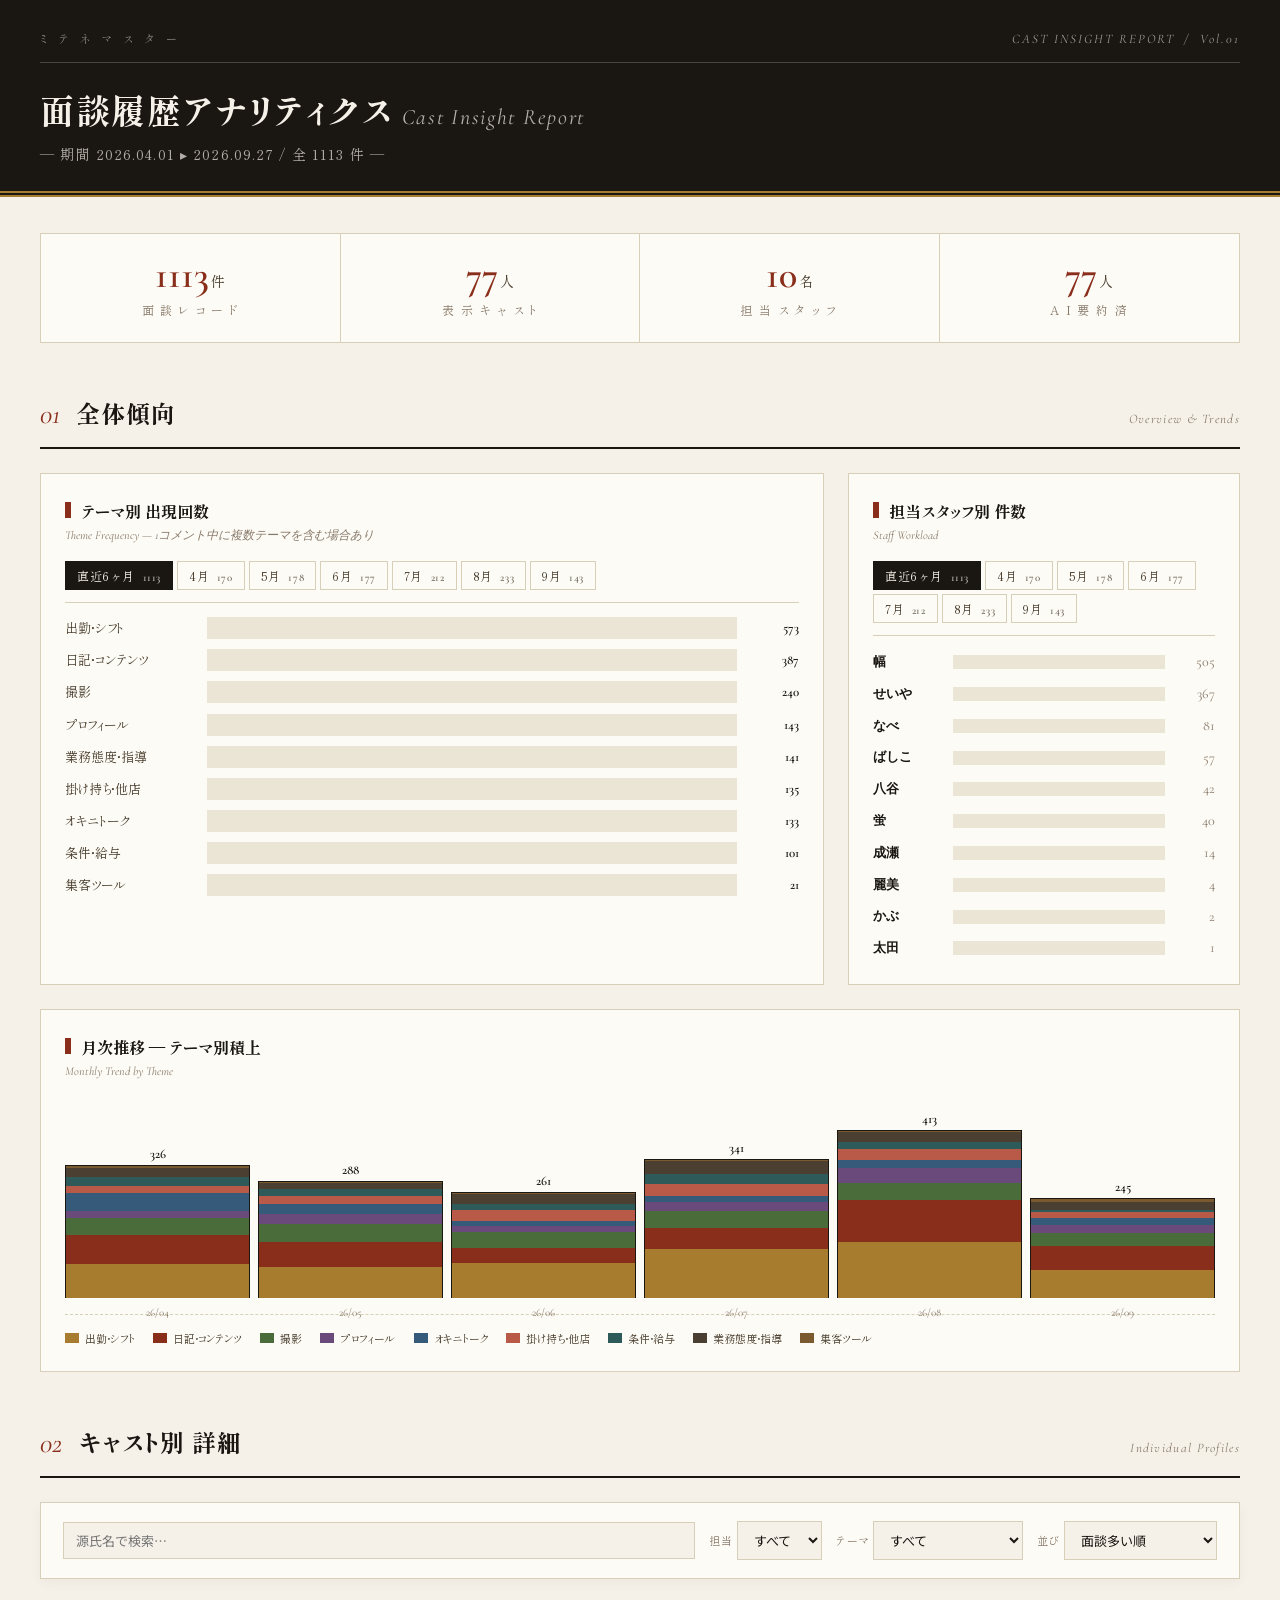
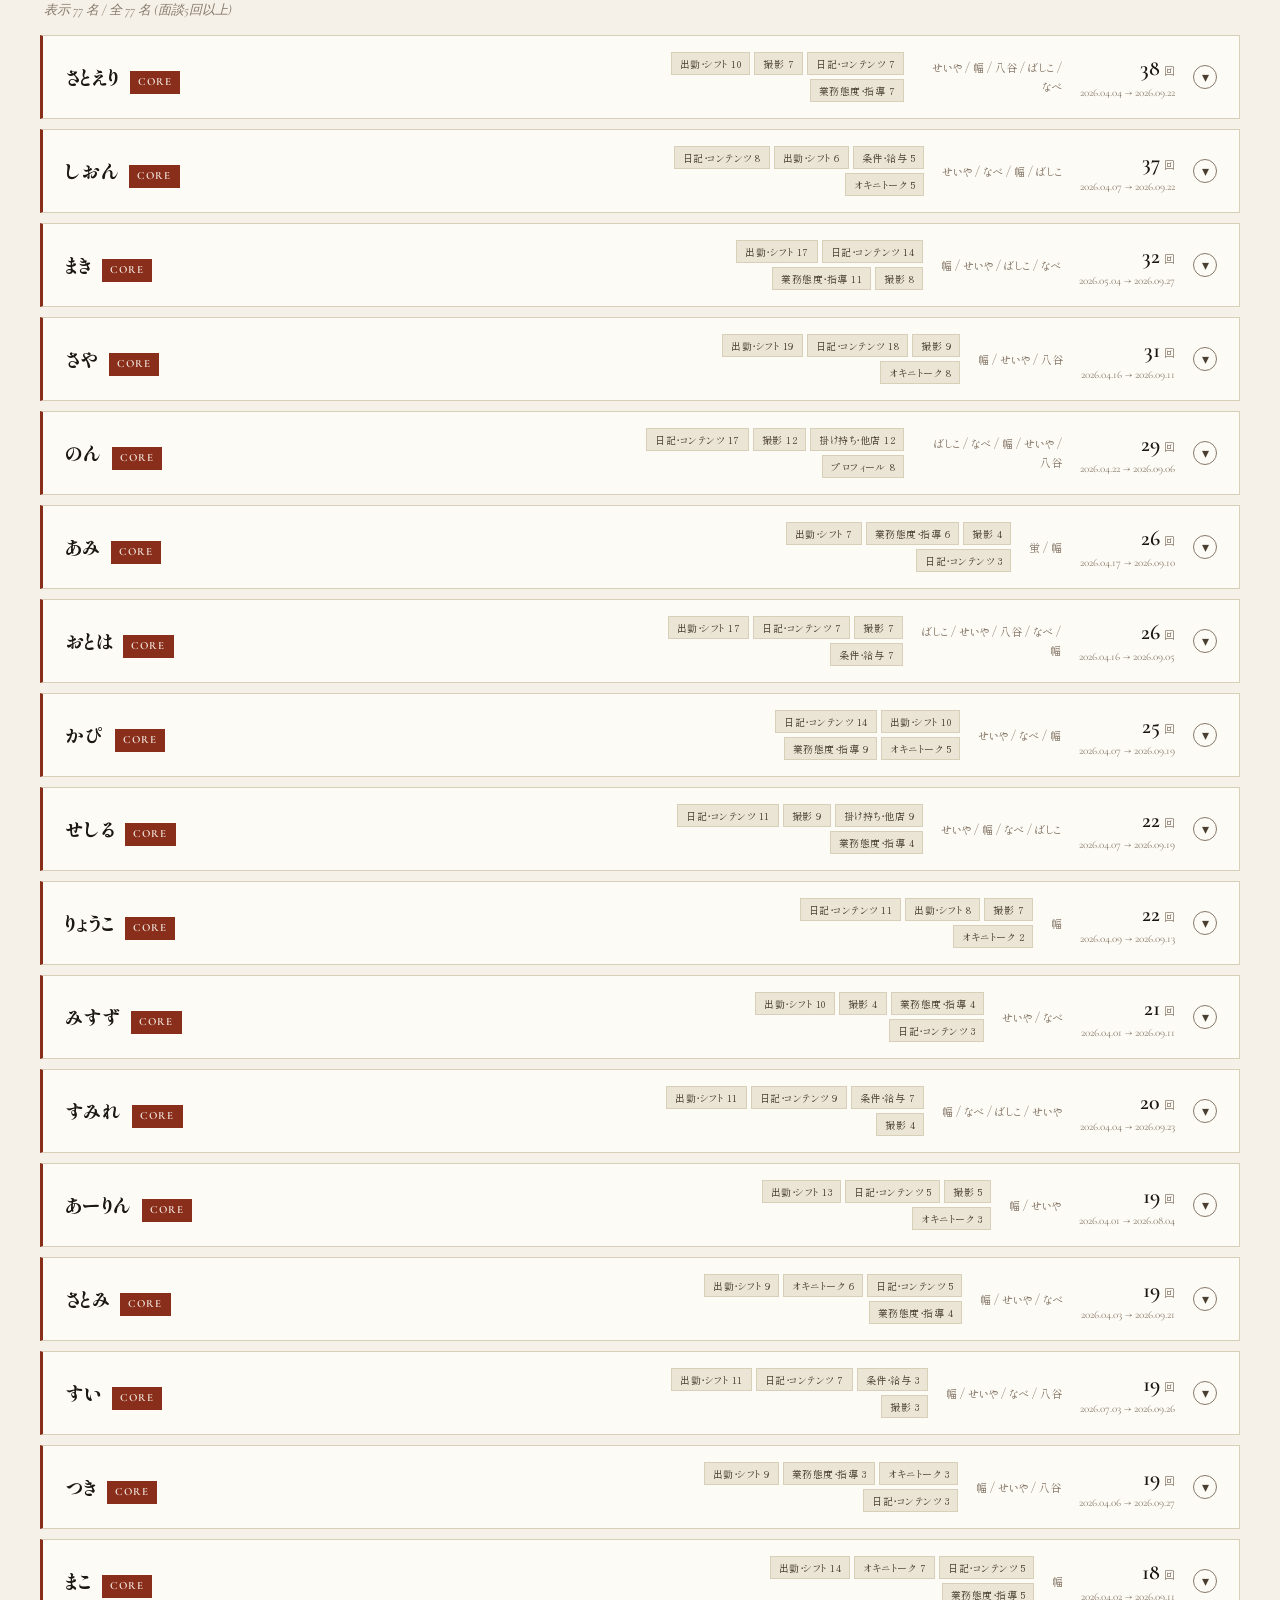
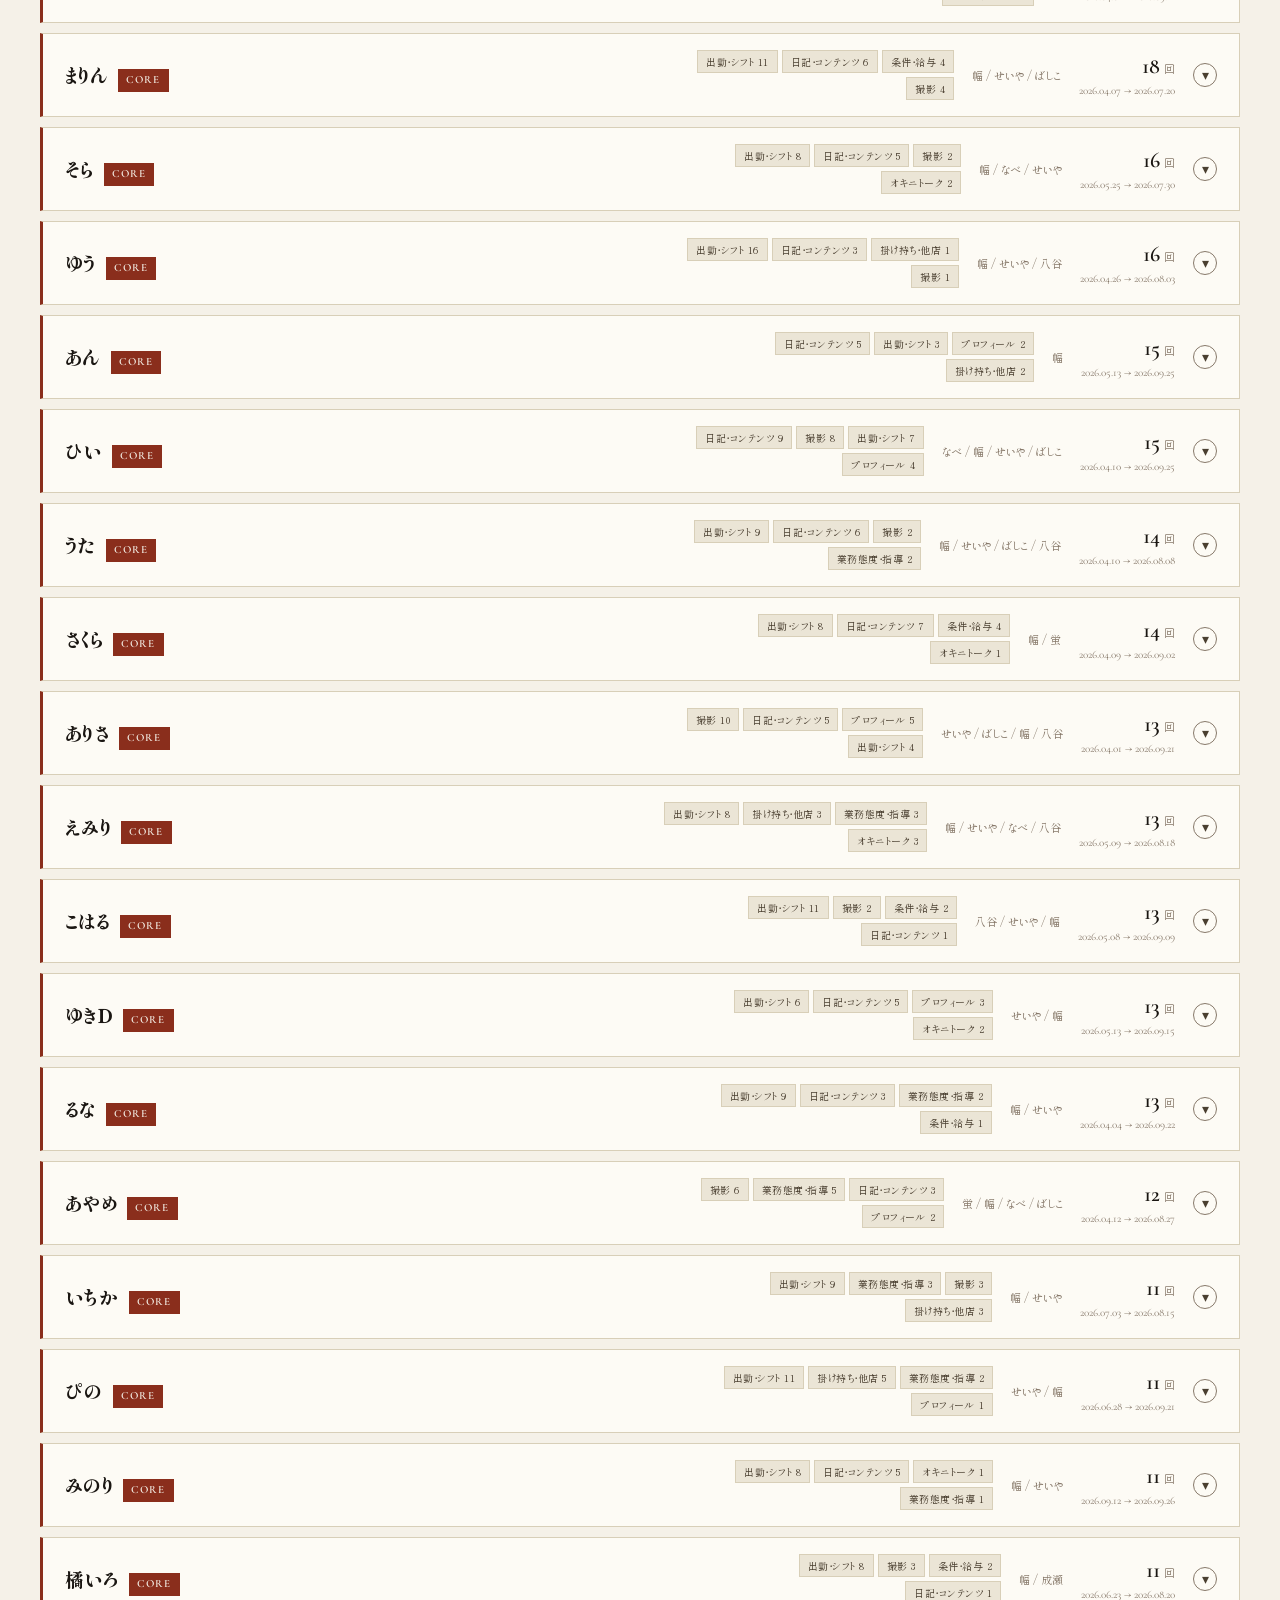
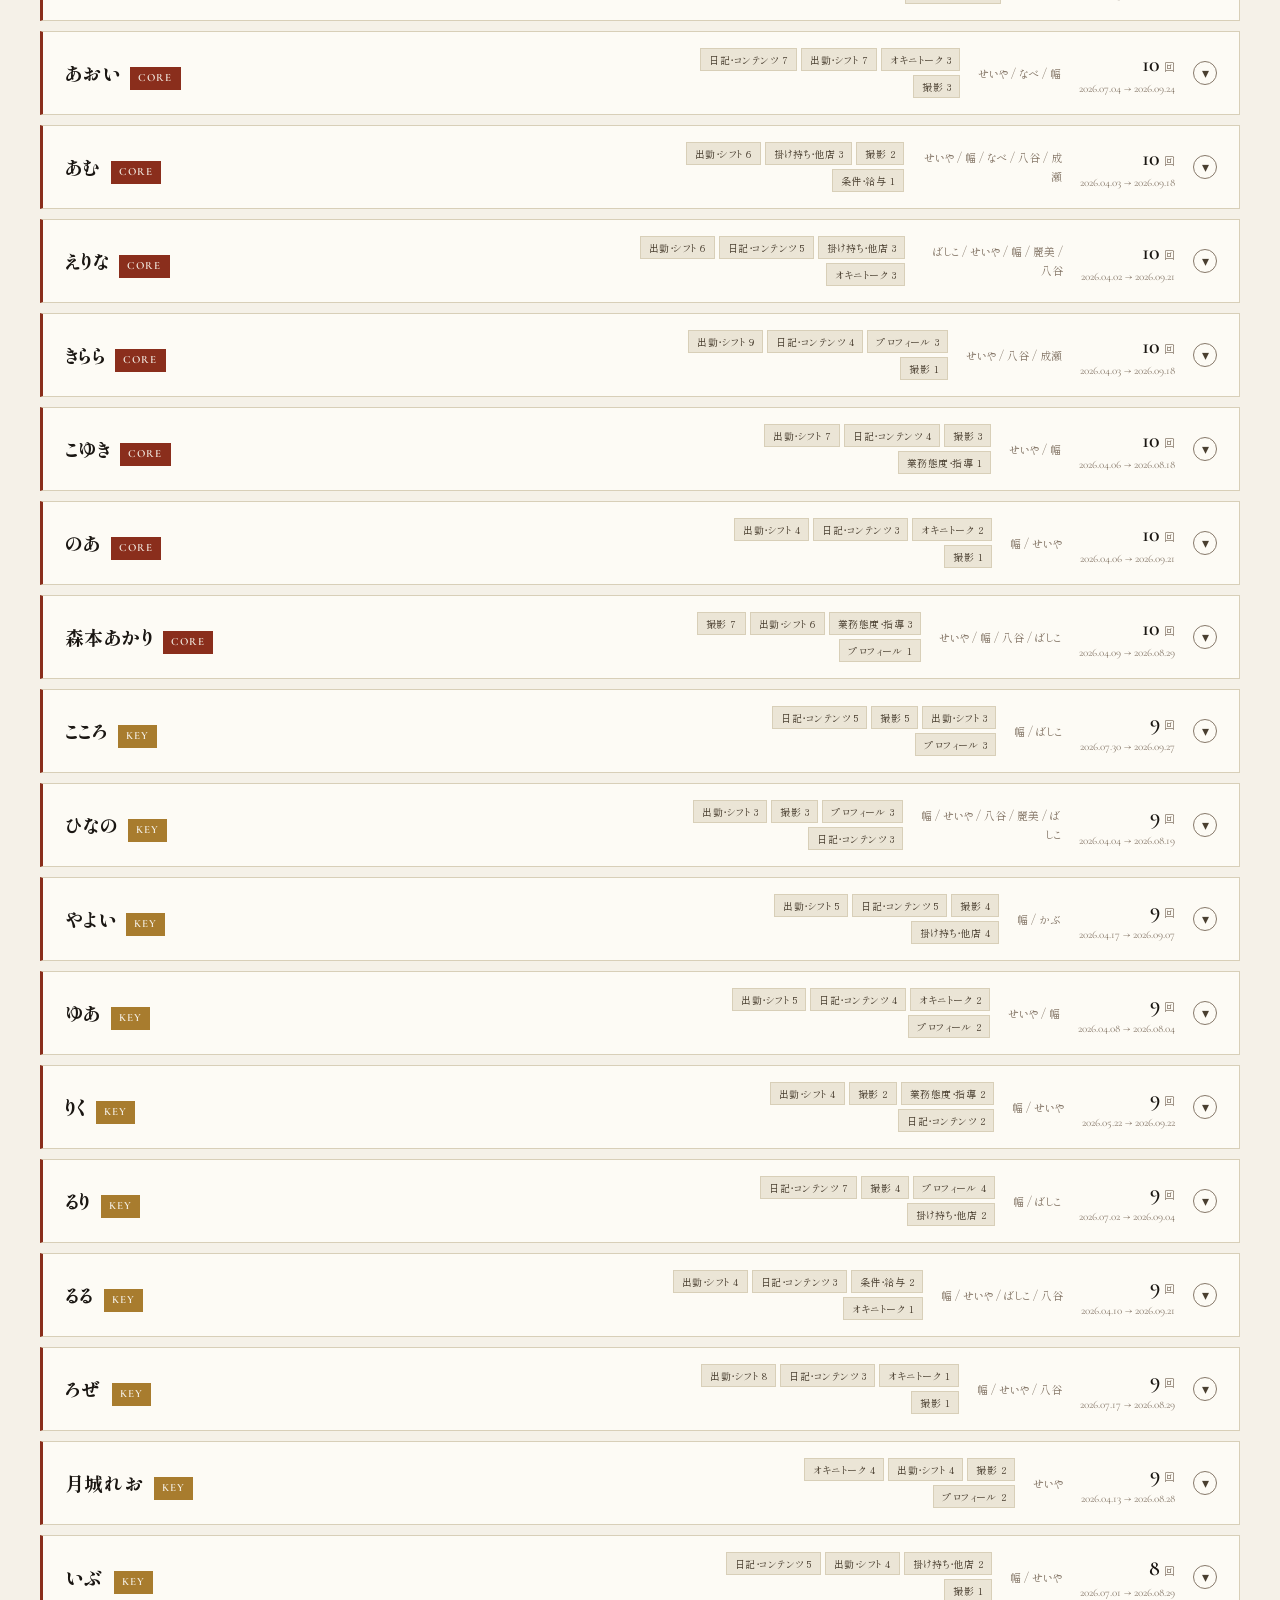
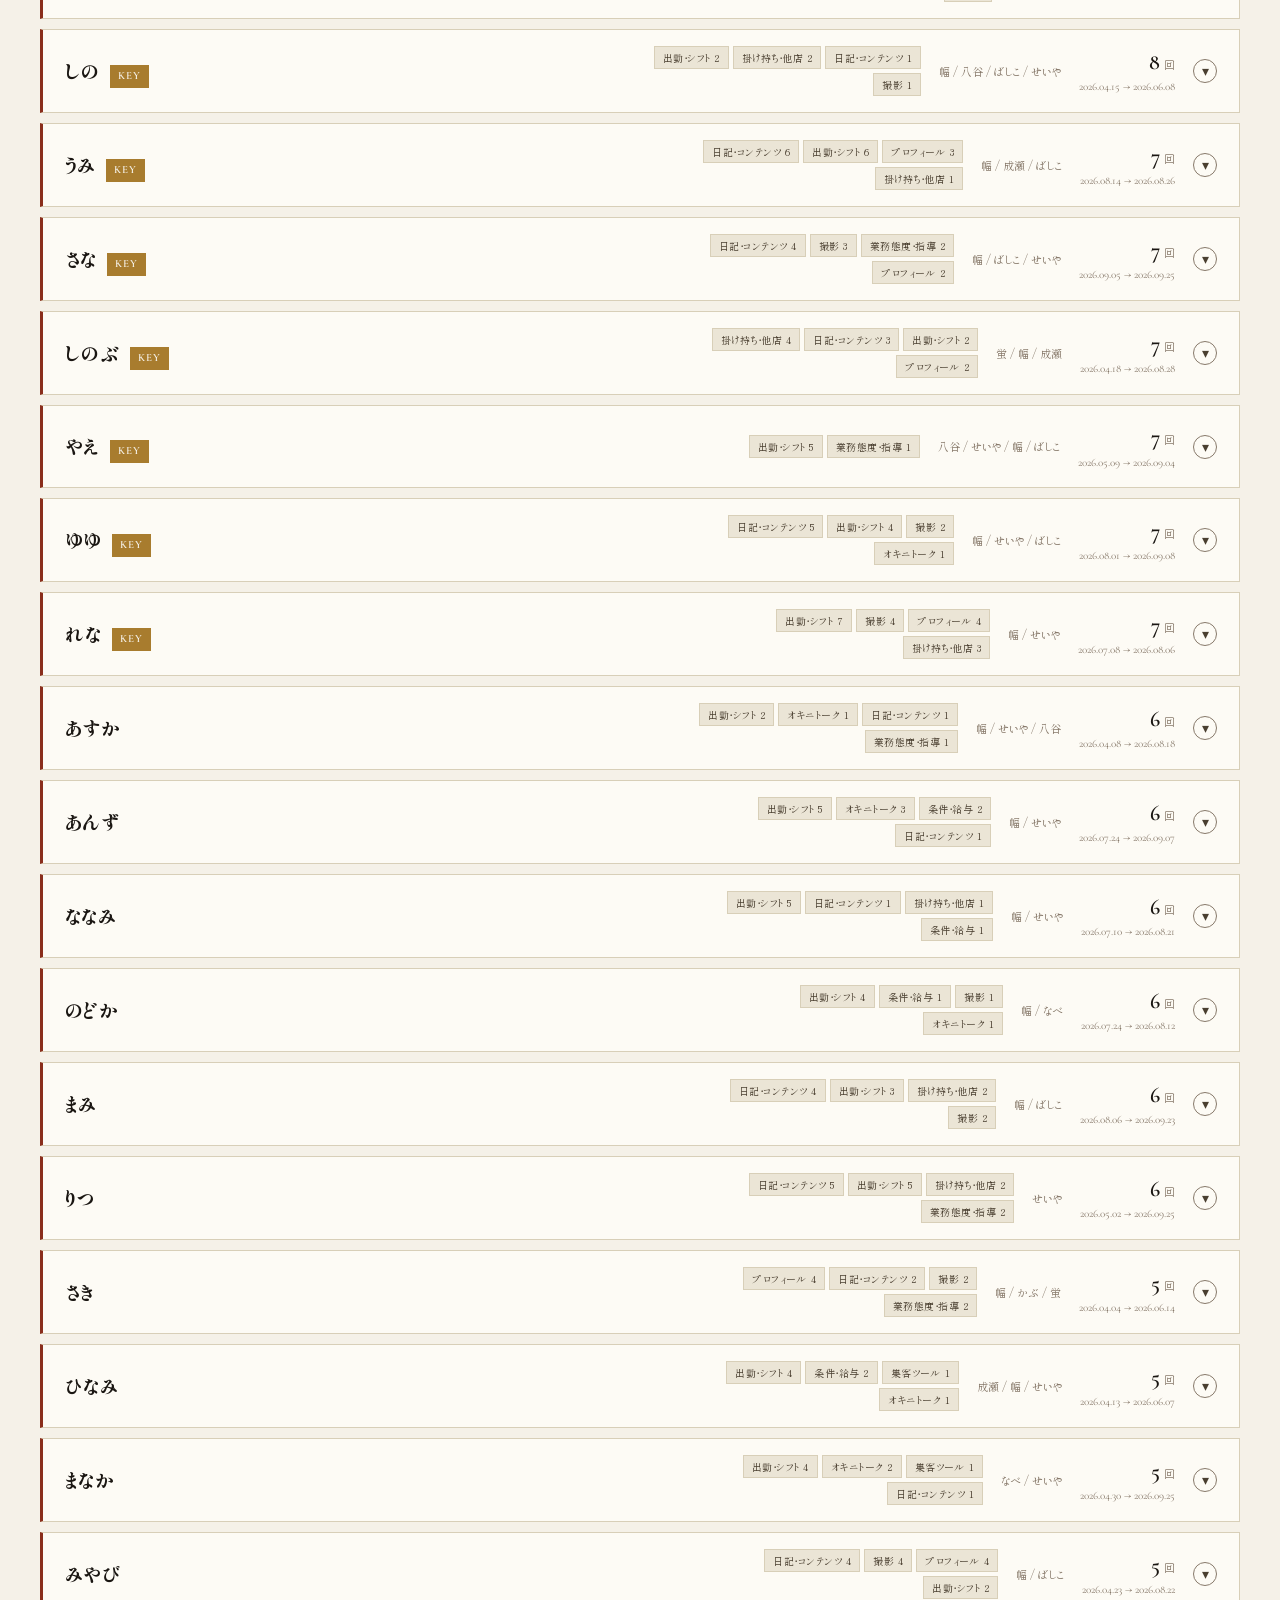
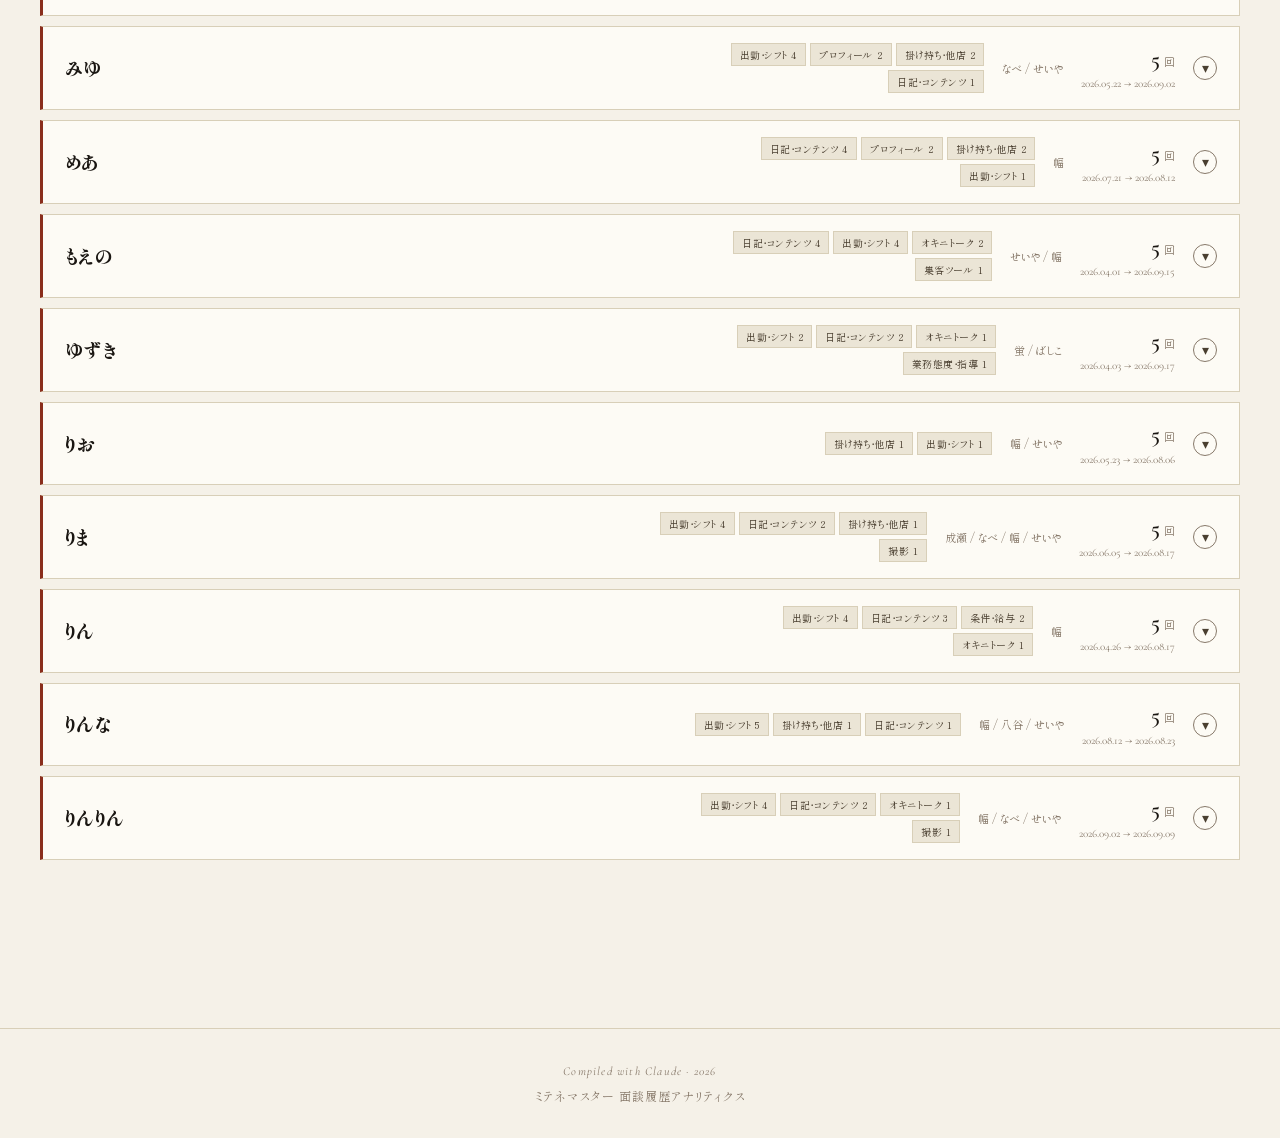
<file: interview-analytics.html>
<!DOCTYPE html>
<html lang="ja">
<head>
<meta charset="UTF-8">
<meta name="viewport" content="width=device-width, initial-scale=1.0">
<title>面談履歴アナリティクス | キャストインサイトレポート</title>
<link rel="preconnect" href="https://fonts.googleapis.com">
<link rel="preconnect" href="https://fonts.gstatic.com" crossorigin>
<link href="https://fonts.googleapis.com/css2?family=Shippori+Mincho+B1:wght@400;600;800&family=Cormorant+Garamond:ital,wght@0,400;0,600;1,400&family=Noto+Sans+JP:wght@300;400;500;700&display=swap" rel="stylesheet">
<style>
  :root {
    --bg: #f5f1e8;
    --bg-card: #fdfbf5;
    --bg-soft: #ebe5d6;
    --ink: #1a1612;
    --ink-soft: #4a3f30;
    --ink-mute: #87796a;
    --line: #d8cfb8;
    --line-soft: #e8e1cd;
    --accent: #8a2e1c;
    --accent-soft: #b85a47;
    --accent-bg: #f0d9d2;
    --gold: #a87c2e;
    --green: #4a6b3a;
    --blue: #355a7a;
    --serif-jp: "Shippori Mincho B1", serif;
    --serif-en: "Cormorant Garamond", serif;
    --sans-jp: "Noto Sans JP", sans-serif;
  }
  * { box-sizing: border-box; margin: 0; padding: 0; }
  html { scroll-behavior: smooth; }
  body {
    background: var(--bg);
    color: var(--ink);
    font-family: var(--sans-jp);
    font-size: 14px;
    line-height: 1.7;
    font-feature-settings: "palt";
    -webkit-font-smoothing: antialiased;
  }

  /* ──────── ヘッダー ──────── */
  .masthead {
    background: var(--ink);
    color: var(--bg);
    padding: 28px 40px 24px;
    border-bottom: 6px double var(--gold);
    position: relative;
  }
  .masthead-top {
    display: flex;
    justify-content: space-between;
    align-items: baseline;
    border-bottom: 1px solid rgba(255,255,255,0.2);
    padding-bottom: 12px;
    margin-bottom: 18px;
    gap: 8px;
  }
  .masthead-top .label {
    font-family: var(--serif-en);
    font-style: italic;
    font-size: 13px;
    letter-spacing: 0.15em;
    opacity: 0.6;
  }
  .masthead-top .label-jp {
    font-family: var(--serif-jp);
    font-size: 11px;
    letter-spacing: 0.4em;
    opacity: 0.5;
  }
  .masthead h1 {
    font-family: var(--serif-jp);
    font-weight: 800;
    font-size: 34px;
    letter-spacing: 0.05em;
    margin-bottom: 4px;
  }
  .masthead h1 .small {
    font-family: var(--serif-en);
    font-size: 22px;
    font-style: italic;
    font-weight: 400;
    opacity: 0.7;
    margin-left: 8px;
  }
  .masthead p.subtitle {
    font-family: var(--serif-jp);
    font-size: 14px;
    opacity: 0.7;
    letter-spacing: 0.08em;
  }

  /* ──────── レイアウト ──────── */
  .container {
    max-width: 1320px;
    margin: 0 auto;
    padding: 36px 40px 80px;
  }
  section { margin-bottom: 48px; }

  /* ──────── セクション見出し ──────── */
  .section-head {
    display: flex;
    align-items: baseline;
    gap: 16px;
    border-bottom: 2px solid var(--ink);
    padding-bottom: 8px;
    margin-bottom: 24px;
    flex-wrap: wrap;
  }
  .section-head .num {
    font-family: var(--serif-en);
    font-style: italic;
    font-size: 28px;
    color: var(--accent);
    font-weight: 400;
  }
  .section-head h2 {
    font-family: var(--serif-jp);
    font-size: 24px;
    font-weight: 800;
    letter-spacing: 0.04em;
  }
  .section-head .en {
    font-family: var(--serif-en);
    font-size: 13px;
    font-style: italic;
    color: var(--ink-mute);
    margin-left: auto;
    letter-spacing: 0.1em;
  }

  /* ──────── サマリーカード ──────── */
  .summary-strip {
    display: grid;
    grid-template-columns: repeat(4, 1fr);
    gap: 0;
    background: var(--bg-card);
    border: 1px solid var(--line);
  }
  .summary-strip .cell {
    padding: 22px 20px;
    border-right: 1px solid var(--line);
    text-align: center;
  }
  .summary-strip .cell:last-child { border-right: none; }
  .summary-strip .cell .num {
    font-family: var(--serif-en);
    font-size: 38px;
    font-weight: 600;
    color: var(--accent);
    line-height: 1;
  }
  .summary-strip .cell .num .unit {
    font-family: var(--serif-jp);
    font-size: 14px;
    color: var(--ink-soft);
    font-weight: 400;
    margin-left: 2px;
  }
  .summary-strip .cell .label {
    font-family: var(--serif-jp);
    font-size: 12px;
    color: var(--ink-mute);
    margin-top: 6px;
    letter-spacing: 0.15em;
  }

  /* ──────── ダッシュボード ──────── */
  .dashboard {
    display: grid;
    grid-template-columns: 2fr 1fr;
    gap: 24px;
  }
  .panel {
    background: var(--bg-card);
    border: 1px solid var(--line);
    padding: 24px;
  }
  .panel-head {
    display: flex;
    align-items: baseline;
    justify-content: space-between;
    gap: 12px;
    margin-bottom: 16px;
    flex-wrap: wrap;
  }
  .panel-title {
    font-family: var(--serif-jp);
    font-size: 16px;
    font-weight: 700;
    display: flex;
    align-items: baseline;
    gap: 10px;
  }
  .panel-title::before {
    content: "";
    display: inline-block;
    width: 6px;
    height: 16px;
    background: var(--accent);
  }
  .panel-sub {
    font-family: var(--serif-en);
    font-style: italic;
    color: var(--ink-mute);
    font-size: 12px;
  }
  /* 月選択タブ */
  .month-tabs {
    display: flex;
    flex-wrap: wrap;
    gap: 4px;
    margin-bottom: 14px;
    border-bottom: 1px solid var(--line);
    padding-bottom: 12px;
  }
  .month-tab {
    font-family: var(--serif-jp);
    font-size: 12px;
    background: transparent;
    border: 1px solid var(--line);
    color: var(--ink-soft);
    padding: 5px 11px;
    cursor: pointer;
    transition: all 0.2s;
    letter-spacing: 0.05em;
  }
  .month-tab:hover {
    border-color: var(--ink-soft);
    color: var(--ink);
  }
  .month-tab.active {
    background: var(--ink);
    color: var(--bg);
    border-color: var(--ink);
  }
  .month-tab .total-num {
    font-family: var(--serif-en);
    font-weight: 600;
    margin-left: 4px;
    opacity: 0.75;
    font-size: 11px;
  }

  /* テーマ分布 - 横棒グラフ */
  .theme-bars { display: flex; flex-direction: column; gap: 10px; }
  .theme-bar {
    display: grid;
    grid-template-columns: 130px 1fr 50px;
    align-items: center;
    gap: 12px;
    font-size: 13px;
  }
  .theme-bar .name {
    font-family: var(--serif-jp);
    color: var(--ink-soft);
  }
  .theme-bar .track {
    background: var(--bg-soft);
    height: 22px;
    position: relative;
    overflow: hidden;
  }
  .theme-bar .fill {
    height: 100%;
    transition: width 0.6s ease;
  }
  .theme-bar .num {
    font-family: var(--serif-en);
    font-weight: 600;
    text-align: right;
    color: var(--ink);
  }
  .theme-bar.empty .num { color: var(--ink-mute); }

  /* スタッフ */
  .staff-list { display: flex; flex-direction: column; gap: 8px; }
  .staff-row {
    display: grid;
    grid-template-columns: 70px 1fr 40px;
    align-items: center;
    gap: 10px;
    font-size: 13px;
  }
  .staff-row .name {
    font-family: var(--serif-jp);
    font-weight: 600;
  }
  .staff-row .track {
    background: var(--bg-soft);
    height: 14px;
  }
  .staff-row .fill {
    background: var(--ink-soft);
    height: 100%;
    transition: width 0.6s ease;
  }
  .staff-row .num {
    font-family: var(--serif-en);
    font-size: 14px;
    text-align: right;
    color: var(--ink-mute);
  }

  /* 月次推移 - 積み上げ棒 */
  .monthly-chart { margin-top: 8px; }
  .monthly-bars {
    display: grid;
    grid-template-columns: repeat(6, 1fr);
    gap: 8px;
    align-items: end;
    height: 200px;
    margin-bottom: 12px;
    padding-top: 12px;
  }
  .month-col {
    display: flex;
    flex-direction: column;
    align-items: center;
    height: 100%;
    justify-content: flex-end;
  }
  .month-col .stack {
    width: 100%;
    display: flex;
    flex-direction: column-reverse;
    border: 1px solid var(--ink);
    border-bottom: none;
  }
  .month-col .stack .seg { width: 100%; transition: opacity 0.3s; }
  .month-col .stack .seg:hover { opacity: 0.7; cursor: pointer; }
  .month-col .lbl {
    font-family: var(--serif-en);
    font-size: 11px;
    margin-top: 6px;
    color: var(--ink-mute);
  }
  .month-col .total {
    font-family: var(--serif-en);
    font-size: 13px;
    font-weight: 600;
    color: var(--ink);
  }
  .month-legend {
    display: flex;
    flex-wrap: wrap;
    gap: 10px 18px;
    font-size: 11px;
    margin-top: 18px;
    padding-top: 14px;
    border-top: 1px dashed var(--line);
    color: var(--ink-soft);
  }
  .month-legend .item {
    display: flex;
    align-items: center;
    gap: 6px;
    font-family: var(--serif-jp);
  }
  .month-legend .swatch {
    width: 14px;
    height: 10px;
    display: inline-block;
  }

  /* ──────── キャスト一覧 ──────── */
  .controls {
    background: var(--bg-card);
    border: 1px solid var(--line);
    padding: 18px 22px;
    display: grid;
    grid-template-columns: 1fr auto auto auto;
    gap: 14px;
    align-items: center;
    margin-bottom: 20px;
    position: sticky;
    top: 0;
    z-index: 10;
    box-shadow: 0 4px 12px rgba(26,22,18,0.04);
  }
  .controls input, .controls select {
    font-family: var(--sans-jp);
    font-size: 13px;
    border: 1px solid var(--line);
    background: var(--bg);
    padding: 8px 12px;
    color: var(--ink);
    outline: none;
    transition: border 0.2s;
  }
  .controls input:focus, .controls select:focus {
    border-color: var(--accent);
  }
  .controls input { width: 100%; }
  .controls .label {
    font-family: var(--serif-jp);
    font-size: 11px;
    color: var(--ink-mute);
    letter-spacing: 0.1em;
    margin-right: 4px;
  }
  .controls .grp {
    display: flex;
    align-items: center;
  }
  .result-info {
    font-family: var(--serif-en);
    font-style: italic;
    font-size: 13px;
    color: var(--ink-mute);
    margin-bottom: 14px;
    padding-left: 4px;
  }

  /* ──────── キャストカード ──────── */
  .cast-list {
    display: flex;
    flex-direction: column;
    gap: 10px;
  }
  .cast {
    background: var(--bg-card);
    border: 1px solid var(--line);
    border-left: 3px solid var(--accent);
    transition: border-color 0.2s;
  }
  .cast:hover { border-color: var(--ink-mute); border-left-color: var(--accent); }
  .cast.open { border-color: var(--ink); border-left-color: var(--accent); box-shadow: 0 6px 20px rgba(26,22,18,0.08); }

  .cast-head {
    padding: 16px 22px;
    display: grid;
    grid-template-columns: 1fr auto auto auto auto;
    align-items: center;
    gap: 18px;
    cursor: pointer;
    user-select: none;
  }
  .cast-name {
    font-family: var(--serif-jp);
    font-size: 19px;
    font-weight: 800;
    letter-spacing: 0.02em;
    display: flex;
    align-items: baseline;
    gap: 10px;
    flex-wrap: wrap;
  }
  .cast-name .badge {
    font-family: var(--serif-en);
    font-size: 11px;
    font-weight: 600;
    background: var(--accent);
    color: var(--bg);
    padding: 2px 8px;
    letter-spacing: 0.1em;
  }
  .cast-meta {
    font-family: var(--serif-en);
    font-size: 13px;
    color: var(--ink-mute);
    text-align: right;
    line-height: 1.4;
  }
  .cast-meta .count {
    font-size: 22px;
    font-weight: 600;
    color: var(--ink);
    margin-right: 4px;
  }
  .cast-meta .count-jp {
    font-family: var(--serif-jp);
    font-size: 11px;
    color: var(--ink-mute);
  }
  .cast-themes {
    display: flex;
    flex-wrap: wrap;
    gap: 4px;
    justify-content: flex-end;
    max-width: 280px;
  }
  .theme-tag {
    font-family: var(--serif-jp);
    font-size: 10px;
    padding: 2px 8px;
    background: var(--bg-soft);
    color: var(--ink-soft);
    border: 1px solid var(--line);
    letter-spacing: 0.05em;
    white-space: nowrap;
  }
  .cast-staff {
    font-family: var(--serif-jp);
    font-size: 11px;
    color: var(--ink-mute);
    text-align: right;
    max-width: 140px;
  }
  .toggle-icon {
    width: 24px;
    height: 24px;
    border: 1px solid var(--ink-mute);
    border-radius: 50%;
    display: flex;
    align-items: center;
    justify-content: center;
    color: var(--ink-soft);
    transition: all 0.3s;
    flex-shrink: 0;
  }
  .cast.open .toggle-icon {
    background: var(--ink);
    color: var(--bg);
    transform: rotate(180deg);
  }

  /* ──────── キャスト詳細 ──────── */
  .cast-body {
    display: none;
    border-top: 1px solid var(--line);
    padding: 24px 28px 28px;
    background: linear-gradient(180deg, var(--bg-card), var(--bg));
  }
  .cast.open .cast-body { display: block; }

  .ai-section {
    background: var(--bg);
    border: 1px solid var(--line-soft);
    padding: 22px 24px;
    margin-bottom: 24px;
    position: relative;
  }
  .ai-section::before {
    content: "AI";
    position: absolute;
    top: -10px;
    left: 16px;
    background: var(--ink);
    color: var(--bg);
    font-family: var(--serif-en);
    font-style: italic;
    font-size: 11px;
    padding: 2px 10px;
    letter-spacing: 0.2em;
  }
  .ai-headline {
    font-family: var(--serif-jp);
    font-size: 17px;
    font-weight: 700;
    color: var(--accent);
    margin-bottom: 6px;
    line-height: 1.5;
  }
  .ai-meta-themes {
    display: flex;
    flex-wrap: wrap;
    gap: 6px;
    margin-bottom: 16px;
  }
  .ai-meta-themes .tag {
    font-family: var(--serif-jp);
    font-size: 11px;
    background: var(--accent-bg);
    color: var(--accent);
    padding: 3px 10px;
    border: 1px solid var(--accent);
  }
  .ai-grid {
    display: grid;
    grid-template-columns: 1fr 1fr 1fr;
    gap: 18px;
    border-top: 1px dashed var(--line);
    padding-top: 16px;
  }
  .ai-block .head {
    font-family: var(--serif-en);
    font-style: italic;
    font-size: 11px;
    color: var(--ink-mute);
    letter-spacing: 0.15em;
    margin-bottom: 4px;
  }
  .ai-block .head-jp {
    font-family: var(--serif-jp);
    font-size: 12px;
    font-weight: 700;
    color: var(--ink);
    margin-bottom: 8px;
  }
  .ai-block .text {
    font-size: 13px;
    line-height: 1.75;
    color: var(--ink-soft);
  }

  /* 面談履歴 */
  .meetings-head {
    display: flex;
    align-items: baseline;
    gap: 12px;
    margin-bottom: 12px;
    border-bottom: 1px solid var(--line);
    padding-bottom: 6px;
    flex-wrap: wrap;
  }
  .meetings-head h4 {
    font-family: var(--serif-jp);
    font-size: 14px;
    font-weight: 700;
  }
  .meetings-head .en {
    font-family: var(--serif-en);
    font-style: italic;
    font-size: 11px;
    color: var(--ink-mute);
  }
  .meetings {
    display: flex;
    flex-direction: column;
  }
  .meeting {
    display: grid;
    grid-template-columns: 110px 70px 1fr;
    gap: 16px;
    padding: 12px 0;
    border-bottom: 1px dashed var(--line);
    font-size: 13px;
  }
  .meeting:last-child { border-bottom: none; }
  .meeting .date {
    font-family: var(--serif-en);
    color: var(--ink-soft);
    font-weight: 600;
    font-size: 13px;
  }
  .meeting .date .day {
    font-family: var(--serif-jp);
    font-size: 11px;
    color: var(--ink-mute);
    margin-left: 4px;
  }
  .meeting .staff {
    font-family: var(--serif-jp);
    color: var(--ink-mute);
    font-size: 12px;
    border-left: 2px solid var(--line);
    padding-left: 10px;
  }
  .meeting .comment {
    line-height: 1.75;
    color: var(--ink-soft);
    white-space: pre-wrap;
    word-wrap: break-word;
    overflow-wrap: break-word;
  }
  .meeting .comment .mtag {
    display: inline-block;
    font-family: var(--serif-jp);
    font-size: 10px;
    background: var(--bg-soft);
    color: var(--ink-mute);
    padding: 1px 6px;
    margin-right: 4px;
    margin-bottom: 4px;
    letter-spacing: 0.05em;
  }

  /* ──────── フッター ──────── */
  footer {
    text-align: center;
    padding: 32px 20px;
    border-top: 1px solid var(--line);
    margin-top: 40px;
    color: var(--ink-mute);
    font-family: var(--serif-jp);
    font-size: 12px;
    letter-spacing: 0.1em;
  }
  footer .en {
    font-family: var(--serif-en);
    font-style: italic;
    margin-bottom: 4px;
    display: block;
  }

  /* ──────── レスポンシブ:タブレット ──────── */
  @media (max-width: 1024px) {
    .container { padding: 28px 24px 60px; }
    .dashboard { grid-template-columns: 1fr; }
    .controls { grid-template-columns: 1fr 1fr 1fr; }
    .controls > :first-child { grid-column: 1 / -1; }
    .ai-grid { grid-template-columns: 1fr; gap: 14px; }
    .cast-themes { max-width: 220px; }
  }

  /* ──────── レスポンシブ:スマホ ──────── */
  @media (max-width: 640px) {
    .container { padding: 18px 12px 60px; }
    section { margin-bottom: 32px; }
    .masthead { padding: 16px 16px 14px; }
    .masthead-top {
      flex-direction: column;
      align-items: flex-start;
      gap: 4px;
      padding-bottom: 8px;
      margin-bottom: 12px;
    }
    .masthead h1 {
      font-size: 22px;
      letter-spacing: 0.02em;
    }
    .masthead h1 .small {
      font-size: 14px;
      display: block;
      margin-left: 0;
      margin-top: 2px;
    }
    .masthead p.subtitle { font-size: 11px; }

    .summary-strip { grid-template-columns: repeat(2, 1fr); }
    .summary-strip .cell { padding: 14px 10px; }
    .summary-strip .cell .num { font-size: 28px; }
    .summary-strip .cell .num .unit { font-size: 11px; }
    .summary-strip .cell .label { font-size: 10px; letter-spacing: 0.1em; }
    .summary-strip .cell:nth-child(2) { border-right: none; }
    .summary-strip .cell:nth-child(1),
    .summary-strip .cell:nth-child(2) {
      border-bottom: 1px solid var(--line);
    }

    .section-head .num { font-size: 22px; }
    .section-head h2 { font-size: 18px; }
    .section-head .en { display: none; }

    .panel { padding: 16px 14px; }
    .panel-title { font-size: 14px; }
    .panel-head { gap: 6px; }

    .month-tab { font-size: 11px; padding: 4px 8px; }

    .theme-bar {
      grid-template-columns: 95px 1fr 36px;
      gap: 6px;
      font-size: 11px;
    }
    .theme-bar .name { font-size: 11px; }
    .theme-bar .track { height: 16px; }
    .theme-bar .num { font-size: 12px; }

    .staff-row {
      grid-template-columns: 50px 1fr 32px;
      font-size: 11px;
    }

    .monthly-bars { gap: 4px; height: 160px; }
    .month-col .lbl, .month-col .total { font-size: 10px; }
    .month-legend { font-size: 10px; gap: 6px 12px; }
    .month-legend .swatch { width: 10px; height: 8px; }

    .controls {
      grid-template-columns: 1fr 1fr;
      padding: 12px 14px;
      gap: 8px;
      position: relative;
    }
    .controls > :first-child { grid-column: 1 / -1; }
    .controls .grp { width: 100%; }
    .controls .grp select { width: 100%; }
    .controls .label { font-size: 10px; flex-shrink: 0; }

    .cast-head {
      grid-template-columns: 1fr auto;
      grid-template-areas:
        "name toggle"
        "meta meta"
        "themes themes"
        "staff staff";
      gap: 8px;
      padding: 14px 16px;
    }
    .cast-name { grid-area: name; font-size: 17px; }
    .cast-meta { grid-area: meta; text-align: left; }
    .cast-meta .count { font-size: 18px; }
    .cast-themes { grid-area: themes; max-width: none; justify-content: flex-start; }
    .cast-staff { grid-area: staff; text-align: left; max-width: none; }
    .toggle-icon { grid-area: toggle; }

    .cast-body { padding: 18px 14px 20px; }
    .ai-section { padding: 18px 14px; }
    .ai-headline { font-size: 15px; }

    .meeting {
      grid-template-columns: 1fr;
      gap: 4px;
      padding: 10px 0;
    }
    .meeting .staff {
      border-left: none;
      border-bottom: 1px solid var(--line);
      padding-left: 0;
      padding-bottom: 4px;
      display: inline-block;
      width: auto;
    }
    .meeting .date { font-size: 12px; }
  }
</style>
</head>
<body>

<header class="masthead">
  <div class="masthead-top">
    <span class="label-jp">ミ テ ネ マ ス タ ー</span>
    <span class="label">CAST INSIGHT REPORT &nbsp;/&nbsp; Vol.01</span>
  </div>
  <h1>面談履歴アナリティクス<span class="small">Cast Insight Report</span></h1>
  <p class="subtitle" id="period-line">— 期間 : 集計中 —</p>
</header>

<div class="container">

  <!-- ──── サマリー ──── -->
  <section>
    <div class="summary-strip" id="summary-strip">
      <div class="cell"><div class="num" id="s-records">—</div><div class="label">面 談 レ コ ー ド</div></div>
      <div class="cell"><div class="num" id="s-casts">—</div><div class="label">表 示 キ ャ ス ト</div></div>
      <div class="cell"><div class="num" id="s-staff">—</div><div class="label">担 当 ス タ ッ フ</div></div>
      <div class="cell"><div class="num" id="s-summarized">—</div><div class="label">A I 要 約 済</div></div>
    </div>
  </section>

  <!-- ──── ダッシュボード ──── -->
  <section>
    <div class="section-head">
      <span class="num">01</span>
      <h2>全体傾向</h2>
      <span class="en">Overview &amp; Trends</span>
    </div>
    <div class="dashboard">
      <div class="panel">
        <div class="panel-head">
          <div>
            <div class="panel-title">テーマ別 出現回数</div>
            <div class="panel-sub">Theme Frequency &mdash; 1コメント中に複数テーマを含む場合あり</div>
          </div>
        </div>
        <div class="month-tabs" id="theme-month-tabs"></div>
        <div class="theme-bars" id="theme-bars"></div>
      </div>
      <div class="panel">
        <div class="panel-head">
          <div>
            <div class="panel-title">担当スタッフ別 件数</div>
            <div class="panel-sub">Staff Workload</div>
          </div>
        </div>
        <div class="month-tabs" id="staff-month-tabs"></div>
        <div class="staff-list" id="staff-list"></div>
      </div>
    </div>
    <div class="panel" style="margin-top:24px;">
      <div class="panel-title">月次推移 &mdash; テーマ別積上</div>
      <div class="panel-sub" style="margin-bottom:14px;">Monthly Trend by Theme</div>
      <div class="monthly-chart">
        <div class="monthly-bars" id="monthly-bars"></div>
        <div class="month-legend" id="month-legend"></div>
      </div>
    </div>
  </section>

  <!-- ──── キャスト一覧 ──── -->
  <section>
    <div class="section-head">
      <span class="num">02</span>
      <h2>キャスト別 詳細</h2>
      <span class="en">Individual Profiles</span>
    </div>

    <div class="controls">
      <input type="text" id="q-search" placeholder="源氏名で検索…">
      <div class="grp"><span class="label">担当</span>
        <select id="q-staff"><option value="">すべて</option></select>
      </div>
      <div class="grp"><span class="label">テーマ</span>
        <select id="q-theme"><option value="">すべて</option></select>
      </div>
      <div class="grp"><span class="label">並び</span>
        <select id="q-sort">
          <option value="count">面談多い順</option>
          <option value="last">最終面談 新しい順</option>
          <option value="first">初回面談 新しい順</option>
          <option value="name">五十音順</option>
        </select>
      </div>
    </div>

    <div class="result-info" id="result-info">— 名</div>
    <div class="cast-list" id="cast-list"></div>
  </section>

</div>

<footer>
  <span class="en">Compiled with Claude · 2026</span>
  ミテネマスター 面談履歴アナリティクス
</footer>


<!-- ===== テーマ分類キーワード辞書 (面談アナリティクス月次更新用) =====
  この辞書でコメントを多ラベル分類しています。更新時はこの辞書を使用してください。
  KW_DICT_JSON = {"集客ツール": ["キテネ", "ｷﾃﾈ", "ネット予約", "ﾈｯﾄ予約", "+10", "＋10", "パフォーマンスヘブン", "ヘブン", "マイヘブン"], "オキニトーク": ["オキニトーク", "ｵｷﾆﾄｰｸ", "自動承認", "ファースト", "一斉送信", "一括送信", "セカンドメッセージ", "みたよ", "見たよ", "ﾐﾀﾖ", "強制お気に入り", "強制オキニ"], "日記・コンテンツ": ["日記", "写メ日記", "動画", "限定", "鍵付き", "マイガール", "予約投稿", "フリーポス", "バナー", "内緒話", "ブログ", "ショート動画", "声日記", "声入り", "テロップ", "口コミ", "コンテンツ", "ニュース"], "出勤・シフト": ["出勤", "シフト", "当欠", "勤怠", "受付", "出勤アラート", "先行予約", "早退", "待機", "自宅待機", "週3", "週4", "週5", "週6", "ロング", "保証", "トータル", "万保証", "最高キャスト"], "撮影": ["撮影", "パネル撮影", "グラビア", "大二郎", "小橋", "ばしこ", "ロケ", "スタジオ", "加工", "セットサロン", "YouTube", "撮っ", "撮る", "撮り"], "プロフィール": ["プロフィール", "パネル", "髪色", "顔出し", "目出し", "目だし", "源氏名", "名前変更", "PF", "写真", "写メ", "下着", "ビジュ"], "掛け持ち・他店": ["掛け持ち", "掛持ち", "他店", "アネキャン", "アネ", "しずく", "レミスパ", "出稼ぎ", "移籍", "引き抜き", "アバンス"], "条件・給与": ["給料", "給与", "条件", "バック", "フルバック", "報酬", "単価", "料金", "昇給", "昇格", "フルパック"], "業務態度・指導": ["モチベ", "やる気", "メンヘラ", "病ん", "病む", "注意", "警告", "忠告", "指導", "引き止め", "引き留め", "不貞腐"]}
===== /辞書 ===== -->
<script id="data-blob" type="application/json">{"summary":{"total_records":1113,"total_casts":152,"period":{"start":"2026-04-01","end":"2026-09-27"},"themes":{"出勤・シフト":573,"日記・コンテンツ":387,"撮影":240,"プロフィール":143,"オキニトーク":133,"掛け持ち・他店":135,"条件・給与":101,"業務態度・指導":141,"集客ツール":21},"staffs":{"幅":505,"せいや":367,"なべ":81,"ばしこ":57,"八谷":42,"蛍":40,"成瀬":14,"麗美":4,"かぶ":2,"太田":1},"monthly":{"2026-04":{"出勤・シフト":84,"日記・コンテンツ":72,"撮影":41,"プロフィール":19,"オキニトーク":44,"掛け持ち・他店":18,"条件・給与":21,"業務態度・指導":23,"集客ツール":4},"2026-05":{"出勤・シフト":77,"日記・コンテンツ":61,"撮影":44,"プロフィール":26,"オキニトーク":24,"掛け持ち・他店":20,"条件・給与":17,"業務態度・指導":16,"集客ツール":3},"2026-06":{"出勤・シフト":86,"日記・コンテンツ":37,"撮影":41,"プロフィール":15,"オキニトーク":12,"掛け持ち・他店":26,"条件・給与":15,"業務態度・指導":27,"集客ツール":2},"2026-07":{"出勤・シフト":120,"日記・コンテンツ":52,"撮影":42,"プロフィール":23,"オキニトーク":16,"掛け持ち・他店":29,"条件・給与":25,"業務態度・指導":33,"集客ツール":1},"2026-08":{"出勤・シフト":137,"日記・コンテンツ":106,"撮影":40,"プロフィール":39,"オキニトーク":19,"掛け持ち・他店":28,"条件・給与":17,"業務態度・指導":24,"集客ツール":3},"2026-09":{"出勤・シフト":69,"日記・コンテンツ":59,"撮影":32,"プロフィール":21,"オキニトーク":18,"掛け持ち・他店":14,"条件・給与":6,"業務態度・指導":18,"集客ツール":8}},"count_distribution":{"1":35,"2":16,"3":12,"4":12,"5":13,"6":6,"7":6,"8":2,"9":9,"10":7,"11":4,"12":1,"13":5,"14":2,"15":2,"16":2,"18":2,"19":4,"20":1,"21":1,"22":2,"25":1,"26":2,"29":1,"31":1,"32":1,"37":1,"38":1},"untagged_records":163,"monthly_staff":{"2026-04":{"幅":82,"せいや":55,"蛍":15,"ばしこ":8,"なべ":8,"成瀬":1,"かぶ":1},"2026-05":{"幅":80,"せいや":52,"八谷":15,"なべ":13,"ばしこ":12,"蛍":6},"2026-06":{"幅":85,"せいや":62,"なべ":19,"蛍":4,"八谷":3,"成瀬":2,"ばしこ":2},"2026-07":{"幅":89,"せいや":84,"なべ":20,"八谷":10,"ばしこ":6,"かぶ":1,"成瀬":1,"麗美":1},"2026-08":{"幅":107,"せいや":64,"蛍":15,"八谷":12,"なべ":12,"ばしこ":11,"成瀬":8,"麗美":3,"太田":1},"2026-09":{"幅":62,"せいや":50,"ばしこ":18,"なべ":9,"八谷":2,"成瀬":2}},"monthly_total":{"2026-04":170,"2026-05":178,"2026-06":177,"2026-07":212,"2026-08":233,"2026-09":143},"display_count":77,"themes_order":["出勤・シフト","日記・コンテンツ","撮影","プロフィール","オキニトーク","掛け持ち・他店","条件・給与","業務態度・指導","集客ツール"],"months":["2026-04","2026-05","2026-06","2026-07","2026-08","2026-09"],"monthly_chart":[{"month":"2026-04","total":326,"出勤・シフト":84,"日記・コンテンツ":72,"撮影":41,"プロフィール":19,"オキニトーク":44,"掛け持ち・他店":18,"条件・給与":21,"業務態度・指導":23,"集客ツール":4},{"month":"2026-05","total":288,"出勤・シフト":77,"日記・コンテンツ":61,"撮影":44,"プロフィール":26,"オキニトーク":24,"掛け持ち・他店":20,"条件・給与":17,"業務態度・指導":16,"集客ツール":3},{"month":"2026-06","total":261,"出勤・シフト":86,"日記・コンテンツ":37,"撮影":41,"プロフィール":15,"オキニトーク":12,"掛け持ち・他店":26,"条件・給与":15,"業務態度・指導":27,"集客ツール":2},{"month":"2026-07","total":341,"出勤・シフト":120,"日記・コンテンツ":52,"撮影":42,"プロフィール":23,"オキニトーク":16,"掛け持ち・他店":29,"条件・給与":25,"業務態度・指導":33,"集客ツール":1},{"month":"2026-08","total":413,"出勤・シフト":137,"日記・コンテンツ":106,"撮影":40,"プロフィール":39,"オキニトーク":19,"掛け持ち・他店":28,"条件・給与":17,"業務態度・指導":24,"集客ツール":3},{"month":"2026-09","total":245,"出勤・シフト":69,"日記・コンテンツ":59,"撮影":32,"プロフィール":21,"オキニトーク":18,"掛け持ち・他店":14,"条件・給与":6,"業務態度・指導":18,"集客ツール":8}]},"casts":[{"name":"さとえり","count":38,"staffs":["せいや","幅","八谷","ばしこ","なべ"],"themes":{"出勤・シフト":10,"撮影":7,"日記・コンテンツ":7,"プロフィール":1,"掛け持ち・他店":3,"業務態度・指導":7,"条件・給与":3,"オキニトーク":2},"first_date":"2026-04-04","last_date":"2026-09-22","meetings":[{"date":"2026-04-04","staff":"せいや","comment":"出勤アラート説明（作成済み）\n以前の最高キャスト合わせて\nテンプレートも教えた。\n\n生理前で気が立ってる。\n定期的に構ってれば〇\n生理明けにSNS開始と真面目トーク","themes":["出勤・シフト"]},{"date":"2026-04-08","staff":"せいや","comment":"仕事が電話の鳴りに比例し過ぎてるので、新規や履歴の薄いフリーに宣伝とリピートを兼ねて行ってもらってると説明しフォロー。\n生理明けにSNSとアイドル系ではなくセクシー系のダンス撮影を組むつもり、疎かになると良いことないのでもう少し頻度上げて見ていく","themes":["撮影"]},{"date":"2026-04-13","staff":"せいや","comment":"日記の効率化のススメ\n通勤時とランチタイム時のアクセスの集中を伝え予約投稿するように","themes":["日記・コンテンツ"]},{"date":"2026-04-17","staff":"せいや","comment":"ヘラってるのでフォロー。\n店側から見て接客のギャップが良い意味であるので、自信をもってやること。日記について盛れた写真の日常系をあげれているので、軸として日常→時折ドエロの形で行うよう指示。エロ売り→接客ではなく、接客でエロいギャップを大きく見せれるように。","themes":["日記・コンテンツ","プロフィール"]},{"date":"2026-04-23","staff":"幅","comment":"5/8日金　夜ガイYouTube撮影の提案\nオッケーとの事で、チャンネルを送ってみといてもらう　新規客獲得のチャンスを活かすように！","themes":["撮影"]},{"date":"2026-05-03","staff":"せいや","comment":"夜ガイの日程は確定済み。\nメンタルがーと連絡来るが会えば真面目にやってるのは伝わる。引き続き定期的に","themes":[]},{"date":"2026-05-10","staff":"八谷","comment":"今日もひたすら中日ドラゴンズの野球の話。ドラゴンズが連勝中でテンション高め（笑）","themes":[]},{"date":"2026-05-11","staff":"せいや","comment":"休みと伝えても連絡が来るので\nアネキャンも最高キャストと出勤アラート作って力入れて収入安定させるように伝え","themes":["出勤・シフト","掛け持ち・他店"]},{"date":"2026-05-18","staff":"せいや","comment":"昼に不安を抱きながらも本指名を返せてる実感もある。SNSの活用を促進。\n最近では1番真面目かつ力があるので、新商材も充てていく。","themes":[]},{"date":"2026-05-19","staff":"ばしこ","comment":"TikTokやYouTubeなどお店関連のコンテンツでてみたいとは言っていたが、いざ日程の話に足重め。\n無理強いはしない。適度に本人にまた振り。\nさとえりが動画でも露出できるならデカい。","themes":["日記・コンテンツ","撮影"]},{"date":"2026-05-21","staff":"せいや","comment":"客層にメンヘラが増えて来て相談あり。しっかり仕事してる故と伝え、密に連絡とりながらフォロー。本日の夜中に電話してと伝えスーパーミテネ説明予定","themes":["業務態度・指導"]},{"date":"2026-05-21","staff":"せいや","comment":"スーパーミテネ説明。説明しながら特典が無いと客に特別感が無いと思ったり","themes":[]},{"date":"2026-05-23","staff":"せいや","comment":"スーパーミテネ忘れてたので促し。\n体調悪そう、休み提案するが鬼出勤すぎる","themes":["出勤・シフト"]},{"date":"2026-05-25","staff":"なべ","comment":"メンケアして～とのことで色々話聞いてすき家一緒に食べたら復活した様子。\n\nやんわり条件についても触れていて12時間じゃない出勤も作りたそうだったので10時間の条件を作ってあげてもいいのかな？とは思いました。","themes":["出勤・シフト","条件・給与"]},{"date":"2026-05-28","staff":"幅","comment":"出勤もしっかり出してもらってるが、出勤時間12時間が出れない時のバックアップを相談があったため、せいやと相談して10時間を追加","themes":["出勤・シフト","条件・給与"]},{"date":"2026-06-04","staff":"せいや","comment":"シフトについて相談あり。対面の方が効果的なので週末のこちらのフリー時間に成績表踏まえ面談予定","themes":["出勤・シフト"]},{"date":"2026-06-08","staff":"せいや","comment":"考え込んでて迷走期","themes":[]},{"date":"2026-06-13","staff":"なべ","comment":"2時間くらい隣に居ながらお仕事の話といつもの他愛のない話。\n\n日記どうしたらもっと良くなる？とのことだったので回数や内容は問題ないから、動画を増やすのと、アクセス順を見ながら上位に来ているのが下ネタのタイトルばかりだったためこれ系のタイトル増やそう～！で話しました。\n\n本指も増えてるけどガチ恋が多くて大変そう。","themes":["日記・コンテンツ"]},{"date":"2026-06-16","staff":"幅","comment":"予約と出勤人数に対してのドライバー数について早番の場合どおしても少なく案内が制限されることもあるなど、迎えからの説明　できうる限り対応することで納得","themes":["出勤・シフト"]},{"date":"2026-06-19","staff":"なべ","comment":"家で待機してると怠けるから事務所行きたいと連絡有で出勤ついでにお迎え。\n\nヒルトンの撮影セレクト、スーパーミテネの日記ネタ困ってたため提供、エロめタイトル集渡しました。","themes":["日記・コンテンツ","出勤・シフト","撮影"]},{"date":"2026-07-04","staff":"せいや","comment":"ブレ気味、社長会あるのでそこでも言ってみたらと、肯定しながら提案みたいなスタイルで接してる。人生迷路期\n幅さんに頑張ってるご褒美に海ロケ撮影とかありかも","themes":["撮影"]},{"date":"2026-07-11","staff":"なべ","comment":"社長との食事会で割と元気出たみたいで仕事へのモチベは下がらず👍\n\n内心一人が寂しそうだが現状維持でみんなで構っていたら大丈夫そう！","themes":["業務態度・指導"]},{"date":"2026-07-17","staff":"幅","comment":"来週からの一人上げについて説明\nやっていく上で不具合があれば、また調整","themes":[]},{"date":"2026-07-21","staff":"せいや","comment":"アネの方の口コミが忘れがちなので三度通達。アネで獲れると給料の基盤ができるため怠らないことを再度伝え","themes":["日記・コンテンツ","掛け持ち・他店","条件・給与"]},{"date":"2026-07-23","staff":"せいや","comment":"Sミテネが抜けがちになってきており休日がしんどそうだったのでリフレッシュ兼ねて一旦外す方向で。なべちゃんにも相談したがやる気下降気味で何かしてあげたいが何がベストか","themes":["業務態度・指導"]},{"date":"2026-07-24","staff":"なべ","comment":"じゃぱんのグラビアと潜入動画同行。\n\nSミテネの件は真面目な性格が故何あげたらいいか悩んでいる。定期的なネタ提供はしているがなんせ真面目。オキニトークや日記も休みもやっていて一旦ワーっとなった感じっぽそう。\nSミテネでも使いたいから濡れ撮影＆撮影オプション風のエロめ動画を近日撮影予定。\n\n6月走りすぎたので7月は少しセーブして8月から頑張るとは言っていたのであまり急かさず様子見👀","themes":["オキニトーク","日記・コンテンツ","撮影"]},{"date":"2026-07-25","staff":"せいや","comment":"メンタルブレブレ。\nれおとメシ行ってそこでの話で病み\nしおんからXのDMで3P云々の話で追い打ち。\n他の女と絡ませたらダメ","themes":[]},{"date":"2026-07-28","staff":"なべ","comment":"再度彼とは復縁が無いと痛感して激病み中。モチベも楽しみもなくずっと病んでいる。\n昼職探したりしてるそう。本気ではないと思うけど。","themes":["業務態度・指導"]},{"date":"2026-08-02","staff":"なべ","comment":"謎の体調不良で病院で検査した結果、学生時代になった朝貧血や吐き気が起こる病気が再発してるかもとのこと。点滴と薬で様子見。出勤時間変更も検討中。\n\n風呂やベッドからの起き上がりが危険らしいので休憩しながらやるように言ったが、フルが無くなること気にしてたので続いた場合30分とかインターバル取れたら取って上げて欲しいです。\n\n予約飛ばさない精神は変わらない🔥","themes":["出勤・シフト"]},{"date":"2026-08-07","staff":"なべ","comment":"血液検査の結果、やはり起立性低血圧が最熱してるかも。一週間薬飲んで様子見て変わらなければ大きい病院で再検査。\nあとなぜか肝臓の肝細胞？がよろしくないそうでしばらく禁酒。\n\nでも8月は頑張るって決めたので頑張るとの意気込み。","themes":[]},{"date":"2026-08-10","staff":"せいや","comment":"久しぶりにSミテネ付与。やりっぱなしだったが一週間で区切ると伝え。ほどよい距離で","themes":[]},{"date":"2026-08-15","staff":"なべ","comment":"前半入らなかったため寝ちゃう前に事務所行きたいとのことでお迎え。\n\n今月は先月よりご機嫌。仕事のモチベも◎彼と花火に行ったから？\n8月本指名25本目標\n\n20日以降IL足りない箇所追う","themes":["業務態度・指導"]},{"date":"2026-08-24","staff":"なべ","comment":"新しいグラビアアップと併せて試しにオキニトークで4000人弱にメッセージ送信。\n\nこれで反応見てアクセスや返信があったら他の子でもどんどんやっていきたい。","themes":["オキニトーク","撮影"]},{"date":"2026-08-27","staff":"なべ","comment":"たまたま仕事の付きが悪かった日ということもあり、並び順等(勤怠悪い子が上に来るのが気に入らない)に関しての不満再発でプチメンヘラ勃発。\n長文で戦ったが埒が明かんので合間でコンビニでアイス買って話して終戦。\n\nマンジャロ打ち始めたらしいからヘラったか…？","themes":["出勤・シフト","業務態度・指導"]},{"date":"2026-09-04","staff":"せいや","comment":"暇そうだったので声掛け。\nグランドのなつきを突然連れて来て仮面接、酒飲んでいてさとえりもいたためお金の話はせず簡単な物書いてもらって9/8（火）に本面接","themes":[]},{"date":"2026-09-19","staff":"なべ","comment":"れおがグランドに勧誘しているようで病みモード突入。実際1日しか稼働してなくて今日はがら空きなのでどうせSBとかで必死に口説いてるだけと思われるが。。。\n\nグランドで売り出されることはないから自力で頑張ってSNSとかやるのか、今でりどすで頑張ってきたことが評価されて推されてる環境でやるのか。等々話し。\n自分はやっぱりグランドは合ってないからでりどすで頑張りたい。とは言ってたがすぐヘラるので様子見👀","themes":[]},{"date":"2026-09-21","staff":"せいや","comment":"もじもじしてるのでどこかで飯でも連れって発散へ","themes":[]},{"date":"2026-09-22","staff":"なべ","comment":"移籍はしないと宣言。\n直近のモチベはせいやとのご飯。\n社長にも次はクリスマス会しましょうね！と言ってたので多分大丈夫かと。\n(今日は声もデカかったのでメンブレ復帰の予感)\n\n24日れおと遊ぶらしくそこでれおが余計なこと言わなければ。。。\n\n宅建の資格勉強をすることにしたらしく取得して1年後卒業目標とのこと。","themes":["掛け持ち・他店","業務態度・指導"]}],"ai_summary":{"headline":"グランド勧誘で揺れたが9/22に移籍しないと宣言、宅建取得後の卒業も視野","themes":["移籍リスクへの対応","体調・メンタルフォロー","ガス抜きと関係維持"],"challenges":"9月にれおからグランドへの勧誘を受けて病みモードに入り、移籍の可能性が浮上した。8月末には勤怠の悪い子が並び順で上に来ることへの不満が再発してプチメンヘラ化。体調面は起立性低血圧の再燃疑いに加え肝機能の数値も悪く禁酒中、マンジャロも開始しており波が出やすい。9/24にれおと遊ぶ予定があり、そこでの話次第でまた揺れる可能性がある。","progress":"9/22に本人が「移籍はしない、でりどすで頑張りたい」と宣言。社長にもクリスマス会の話をするなど前向きで、声にも張りが戻った。宅建の勉強を始め、取得から1年後の卒業を目標に置いた。8月は本指名25本を目標に掲げ、4000人弱へのオキニトーク一斉送信を試行（他キャストへの展開を検討する試金石）。","approach":"なべ・せいや中心。グランドでは売り出されない一方、でりどすでは積み上げが評価されて推されていることを繰り返し伝える。直近のモチベはせいやとの食事なので、もじもじしている時に連れ出して発散させる。れおとの接触後は様子を必ず確認。"}},{"name":"しおん","count":37,"staffs":["せいや","なべ","幅","ばしこ"],"themes":{"掛け持ち・他店":4,"条件・給与":5,"オキニトーク":5,"出勤・シフト":6,"日記・コンテンツ":8,"業務態度・指導":4,"撮影":5,"プロフィール":3,"集客ツール":2},"first_date":"2026-04-07","last_date":"2026-09-22","meetings":[{"date":"2026-04-07","staff":"せいや","comment":"せしるフォローがてら久しぶりに時間取れた\nしおんちゃんもアネキャンの並びに不満を持っているそう。せしるが暴走して10時間フルバックとか目の前で言った怒\n周りからよく相談されるが自身の収入が落ちてないので困る時がある。しおんちゃんも奥底では周りの努力が足りないと思ってそう。","themes":["掛け持ち・他店","条件・給与"]},{"date":"2026-04-15","staff":"せいや","comment":"オキニトークでの姫予約について説明。文言残したスクショを推奨","themes":["オキニトーク"]},{"date":"2026-04-17","staff":"せいや","comment":"先行予約説明。\n色々話すが、顔見知りのキャストの捌け口になっているので定期的にフォロー","themes":["出勤・シフト"]},{"date":"2026-05-06","staff":"なべ","comment":"さとみの件はやっぱりファミマの店長に聞いたとのこと。インスタに書いていた内容と同じ内容を自ら話してきました。\n\n幅さんが店長にさとみとまた遊んでやってくださいと言ったと勘違いしている様子だったので、幅さんは店使ってることは知ってるけどしおんちゃんの本指って知らないと思うから、またサービスするので店使ってくださいっていう意味だと思うよと被せてます。\nそこが一番納得いかなかったと言ってたので皆さん何か言われたら合わせて貰えれたらと。\n\n売上があるのはわかる、でも店が許したことを腑に落ちてない様子だった。\nファミマの店長が大事にしないと言ったからこちらも大事にしなかったんだとは思う。とは言っておきましたがなんだかんだ時間が解決するのかなという印象。","themes":[]},{"date":"2026-05-14","staff":"幅","comment":"ゴルフを始めるとの事で、のんと一緒にシュミレーションレッスンへ、移動中・昼食の際に日記の仕様が変わってることや、のんの事の相談で話しを聞く","themes":["日記・コンテンツ"]},{"date":"2026-05-20","staff":"幅","comment":"インフルエンサーレベルは高いが、新規獲得の伸び悩みに効果的と説明して、スーパーミテネの使用方法について説明","themes":[]},{"date":"2026-05-23","staff":"せいや","comment":"案内に出向き顔色伺いに。さとみの件をなべちゃんに愚痴っちゃったーとこちらにも。相当嫌いそう。呼ばれて知り合った訳でやや可哀想ではあるが、まぁ宥めて。1か月ぐらいストレスに考えていたが時間が解決に向いてそうではある。\n\nのんちゃんと打ちっぱなしに行くそうで本当に参戦してきそう","themes":[]},{"date":"2026-05-29","staff":"幅","comment":"スーパーミテネ継続、10，12時間共に\n120までフルバックに変更","themes":["条件・給与"]},{"date":"2026-06-01","staff":"幅","comment":"仕事終了後に、練習にて朝の営業について早くなるかも？の話しについて、お客様を早めの時間に誘導している会話から早め早めの予約や、移動中にもオキニトークを開く、5月の成績についての会話などから、アドバイス","themes":["オキニトーク"]},{"date":"2026-06-04","staff":"せいや","comment":"ゴルフのことで定期的に連絡あり。条件も追加したがこちらの意思も汲み取って働いてくれている。定期的に顔も合わせながら","themes":["条件・給与"]},{"date":"2026-06-05","staff":"幅","comment":"一週間まあまあ朝から深夜まで、スケジュールパンパンの中、練習に行きたいとの事で、話し\n5月は、目標150をクリア　月曜の出勤を増やして正解　暇なメンタルか、忙しい体力か、どちらが疲れるのが正解なのか？忙しい方を流れに乗っていく方の提案","themes":["出勤・シフト"]},{"date":"2026-06-16","staff":"幅","comment":"姫コンについて、エントリーと説明\n日記の内容やアクセスについて、質問があったため、傾向と動向を説明\nゴルフ練習は、仕事終了後続行するようです。","themes":["日記・コンテンツ"]},{"date":"2026-06-17","staff":"ばしこ","comment":"日記用の動画を編集。\n本人に送信済み","themes":["日記・コンテンツ"]},{"date":"2026-06-19","staff":"幅","comment":"身体の疲れなのか、メンタル的なものなのか、表情に疲れと曇りを感じる、こういう時は、要注意して最善の注意が必要","themes":["業務態度・指導"]},{"date":"2026-06-19","staff":"せいや","comment":"撮影はなんだかんだきそう\nアネキャン特指の相談、本人は6000円にしてでりどすと合わせたい認識。今月190万ほどの給与を目指しておりそっちのモチベはある。ガス抜きに話してきた","themes":["撮影","掛け持ち・他店","条件・給与","業務態度・指導"]},{"date":"2026-06-23","staff":"せいや","comment":"ロング客でブレ気味。話聞いてればガス抜きできるので積極的に顔合わせへ","themes":["出勤・シフト"]},{"date":"2026-06-24","staff":"幅","comment":"月200目標に、あと5日間で、50くらい1日10ペース　現状ランキングにも入って仕事へのモチベは高め　この目標をクリア出来れば7.8月と更に上がって来る為　リスト皆共有して1日10を意識して下さい。","themes":["業務態度・指導"]},{"date":"2026-06-27","staff":"なべ","comment":"インフルエンサーレベル確認\n着地予想81点で初のS達成見込み！\n\nマイガール増え幅が大きく限定日記の数との比例を実感中。","themes":["日記・コンテンツ"]},{"date":"2026-06-29","staff":"幅","comment":"インフルエンサー、月稼ぎなど意識高めで、\n案内の際に、来月の予定やロケ撮影希望などの話し打ち合わせ","themes":["撮影"]},{"date":"2026-07-01","staff":"幅","comment":"今月よりアネキャン特指5000円に変更\nバック60分15000円　本人にも変更連絡済","themes":["掛け持ち・他店","条件・給与"]},{"date":"2026-07-03","staff":"なべ","comment":"インフルエンサーレベルの振り返り\n\n来月90できたら目指す\n・オキニトーク相互　→メッセージの内容を変えて疑問形を入れて返信が来やすいようにする\nこちらもこまめに送信\n・出勤平均PV1500以上狙う　ともにランキングのUPも狙う\n\n本指名本数も過去最高でやり切った感！\n来月も頑張るぞでモチベ継続してそう","themes":["オキニトーク","出勤・シフト","業務態度・指導"]},{"date":"2026-07-06","staff":"なべ","comment":"アネキャンのみ日記こちらでアップ。\nでりどすのアクセスアップ注力しているのでその分でりどすで上げてもらう！\n\n＝早番の方へ＝\nせしる方式でどす上がらないようにどすのみアルバムに写真入れてません","themes":["日記・コンテンツ","プロフィール","掛け持ち・他店"]},{"date":"2026-07-14","staff":"ばしこ","comment":"写メ用写真・動画を栄で撮影、何箇所かまわり多めに撮れた。のんちゃんも一緒に来たので２人も撮りながら。","themes":["日記・コンテンツ","撮影","プロフィール"]},{"date":"2026-07-18","staff":"せいや","comment":"一人上げの説明済み。\nお昼が暇だと危惧していた","themes":[]},{"date":"2026-07-23","staff":"せいや","comment":"体調悪いとの連絡がLINEに残っていたので明日の様子を退勤時に問うと引っ越しに伴う連休もらうから頑張るとのこと。この天候なので無理せず一本目後に2時間休憩することを提案し明日は10時間シフトへ。\n\nフリテン行こうと言っていたのでリスト厚い時に声かけてみる","themes":["出勤・シフト"]},{"date":"2026-07-24","staff":"せいや","comment":"複数プレイでの愚痴が長文で。平日に機会作ろうで終わらせたが。。","themes":[]},{"date":"2026-07-28","staff":"なべ","comment":"IL80超えギリギリで相談LINE。本人は焦っているがなんだかんだ計算するといきそう。\n\n今月口コミが珍しく少ないので、チャットで履歴ある人に宣伝兼口コミ促す内容を送信。しおんちゃん自身も日記でアップ。","themes":["日記・コンテンツ"]},{"date":"2026-07-30","staff":"せいや","comment":"再度案内の仕組みを説明。納得したようだが","themes":[]},{"date":"2026-07-31","staff":"せいや","comment":"前回の件で送迎に出向いた。諸々話をして今月は売上過去一と上機嫌だったが、思い通りいかなかったさとえりとしほには不満気","themes":[]},{"date":"2026-08-25","staff":"幅","comment":"ヘブンニュースタイムズの撮影　以前のYouTubeが無くなった後に出来たもので、9月の掲載予定の為、アクセス追っかけ","themes":["集客ツール","日記・コンテンツ","撮影"]},{"date":"2026-08-29","staff":"幅","comment":"本日貸し切り前に話し　先月と今月の比較やアクセスの取り方の一例を提案　シルバーウィークの特集とオキニトークのセカンドメッセージも説明","themes":["オキニトーク"]},{"date":"2026-08-31","staff":"幅","comment":"一件目の接客で、かなり疲れたもようだが、8月は色々あって7月程は日数も含めて出来てなかったので、9月は頑張りたいと7月の足りなかったところは改善されたが、出勤日数の関係もある為、9月の戦略をまた時間を取って打ち合わせ","themes":["出勤・シフト"]},{"date":"2026-09-02","staff":"幅","comment":"ヘブンからの連絡で、以前に撮影した、ヘブンタイムズの公開日を連絡9/7日に配信予定の為　オキニトークのセカンドメッセージを利用して、宣伝する為　文章を送ってもらうように伝え済み","themes":["集客ツール","オキニトーク","撮影"]},{"date":"2026-09-16","staff":"せいや","comment":"久々の対面、明日旧在籍ゆいと飲みに行くらしい。またフリテンいこーよと言っていたので余裕ある時どこかで一杯付き合う","themes":[]},{"date":"2026-09-17","staff":"幅","comment":"お疲れ様です\n来月から姫デコってやめたりできますか？\n\nのLINEあり何か含みがあるのでわ？","themes":[]},{"date":"2026-09-21","staff":"せいや","comment":"事務所に顔出して早い時間の暇さや姫デコについて応対。ブランディング的に安売りしても仕方ないので何か策を講じなければ。タスクには前向きなので何か頑張れることを探したい","themes":["プロフィール"]},{"date":"2026-09-22","staff":"せいや","comment":"メンタル落ち気味で対応、個人に連絡が来る。色んなやり取りをしたし救いの手を多少待ってるのかなといった感じ、対応中","themes":[]}],"ai_summary":{"headline":"9月は姫デコ終了の打診とメンタル低下、看板の失速を止められるかの局面","themes":["姫デコ・ブランディング","メンタルフォロー","出勤戦略の立て直し"],"challenges":"9/17に「来月から姫デコをやめたい」とLINEがあり、含みがありそうな打診。9/21には早い時間帯の暇さを相談、9/22はメンタルが落ちて個人LINEに連絡が来ており、救いの手を待っている様子。8月は出勤日数が7月ほど確保できず、1件目の接客で消耗する日もあった。","progress":"ヘブンニュースタイムズを撮影し9/7に配信、オキニトークのセカンドメッセージで宣伝を実施。7月の足りなかった点は改善できている。9月の戦略を幅と打ち合わせる段取り。タスクには前向きな姿勢を保っている。","approach":"幅が戦略、せいやがメンタル対応。ブランディング上、安売りはしない前提で姫デコ終了後の代わりの策を講じる。頑張れる具体的なタスクを探して渡し、フリテン等で余裕のある時に一杯付き合って関係を保つ。"}},{"name":"まき","count":32,"staffs":["幅","せいや","ばしこ","なべ"],"themes":{"出勤・シフト":17,"条件・給与":6,"オキニトーク":5,"日記・コンテンツ":14,"撮影":8,"プロフィール":6,"業務態度・指導":11,"掛け持ち・他店":4,"集客ツール":2},"first_date":"2026-05-04","last_date":"2026-09-27","meetings":[{"date":"2026-05-04","staff":"幅","comment":"シャブールにて4ヶ月間ほぼ完売、その後石川に引っ越そうと思ったがやめて名古屋JKサークルに友人の勧めで入店。約1ヶ月ぐらいだが事務所の方針、やり方に不満ありで当店へ\n5月12時間受付7万✖️出勤日数でトータル保証\n約20日程度くらいの出勤予定","themes":["出勤・シフト"]},{"date":"2026-05-04","staff":"せいや","comment":"幅さんからバトンタッチ\nリピート返す自信はありそう。\n人懐っこい。接客はしっかりしてそうな印象。アベレージ8万ぐらいが希望。お金は使いどころあるそうで勤怠はしっかりしそう。バックには満足してる","themes":["出勤・シフト","条件・給与"]},{"date":"2026-05-05","staff":"幅","comment":"5月の出勤が22日間ある為、本日パネル撮影と\n日記用写メの撮り溜めをして、アップ出来るよう加工しておく事を提案して、日記、オキニトークについて再確認","themes":["オキニトーク","日記・コンテンツ","出勤・シフト","撮影","プロフィール"]},{"date":"2026-05-07","staff":"幅","comment":"本日　大二郎撮影シャブールのパネル参考\nモチベーションは高め！パグを2匹飼うなど目標が出来て、旅行などの予定もあり、まとまったお金は、必要のため、出勤は\nかたい","themes":["出勤・シフト","撮影","プロフィール","業務態度・指導"]},{"date":"2026-05-08","staff":"ばしこ","comment":"本日写メ用で何枚か撮影。\n疲労気味で体が重いのと仕事の時間も迫ってたため少し早めに切り上げ。\n写欲はある感じで、大胆目な写真も撮れそうなので日付と時間作って再度撮りましょうと約束。","themes":["撮影","プロフィール"]},{"date":"2026-05-11","staff":"なべ","comment":"幅さんと条件見直し3者面談。\n保証5で1本フルになる提案。\n幅さんのペテン師トークにより本人的には逆に無理のない条件を優しさで提案してもらったと認識しており、7万保証で5月完走すると決めたのにできなかったことに悔しくて涙。\n\n彼がいる関係で9時就寝13時起きの生活だったそうで時間に関しても条件なしの終電で帰る日なども提案。\n\n本人もいっぱいいっぱいで日記の質が落ちてることなども自負しており、ちょうど明日の休暇でリセットしようと思ってた所だったとのこと。\n\n\n休み明けに再度面談。\n\n態度は悪く見えますが根が真面目でフレンドリーに接して欲しいタイプなので悪しからず💦","themes":["日記・コンテンツ","出勤・シフト","条件・給与"]},{"date":"2026-05-13","staff":"幅","comment":"休日リフレッシュして再出発！\nなべ日記、せいやと3人で囲い説明\n保証見直しした上で、フルバックをつける方向に変更　別紙保証条件参照\n強制お気に入りも着くので、日記、オキニトークの強化を説明","themes":["オキニトーク","日記・コンテンツ","出勤・シフト","条件・給与"]},{"date":"2026-05-18","staff":"幅","comment":"本日より強制お気に入りがスタートを連絡\nオキニトークの返信、日記鍵付きをしっかりやっていく！\n新規客が1週間で700から1000人増えるので実稼ぎに変えていく\n前日不正出血が、あったが現在は止まってるようだが、体調管理気をつけて，休みの予定が決まってるので、完走できるように　アネキャン日記も忘れずやっていくように","themes":["オキニトーク","日記・コンテンツ","掛け持ち・他店"]},{"date":"2026-05-20","staff":"幅","comment":"口コミ返信の出来てない分を書いてもらう\n明日から始まるスーパーミテネの説明と\n現状やらなければならない事の整理と説明","themes":["日記・コンテンツ"]},{"date":"2026-05-29","staff":"幅","comment":"スーパーミテネの変更を今週いっぱいと連絡\n保証も今月で終了予定なので、出勤時にしっかりと7，8月に向けて6月の対応を相談していく。","themes":["出勤・シフト"]},{"date":"2026-06-04","staff":"せいや","comment":"Pickupに選んだ旨を伝え頑張りますとのことだったが、生理が長引いていると言いながら休養明けお尻が重そう。先月の成績踏まえ出勤時に幅さんと3者予定","themes":["出勤・シフト"]},{"date":"2026-06-05","staff":"せいや","comment":"朝こちらに連絡あり\n同居人と揉めて体ボロボロ\nカメラで顔見せてもらったが傷口からものもらいがあるような感じで目が腫れ上がってた。出勤はこちらから保留。病院に行って再度連絡もらうように伝え","themes":["出勤・シフト"]},{"date":"2026-06-06","staff":"幅","comment":"色々話を聞いたが、どっちもどっち\n現在元々　在籍していたJKの女の子の所に1か月程度は、居候OKとの事　やる気モチベになっていないが、○○イベントの件、出勤は2週間先までとってある　シフトが入っていれば出てくるので、声掛けしていく","themes":["出勤・シフト","業務態度・指導"]},{"date":"2026-06-07","staff":"せいや","comment":"モチベは戻ってきてそう。若い客が多く本指名とれてないことに不安を抱いている。今住んでいる子はJKの子でグルグルで見せてもらったがアネキャンって感じ。給料聞かれたりして稼ぎを探してる感じらしい","themes":["掛け持ち・他店","条件・給与","業務態度・指導"]},{"date":"2026-06-11","staff":"幅","comment":"本日パーツの撮影で、日記を変えていく\n6月後半のシフトも入れてもらったので、予約を取るために、やるべきことを再度見直し","themes":["日記・コンテンツ","出勤・シフト","撮影"]},{"date":"2026-06-18","staff":"せいや","comment":"撮影日体調不良だったため、24日にリスケさせた。ここは幅さんと共闘で","themes":["撮影"]},{"date":"2026-06-19","staff":"せいや","comment":"マイガールがたまったので、オキニトーク送信。むらっけが凄いので策を考えて行かないと\n\n激安イベでクソ客引いてブレかけてた。アクセスも200前後と危機感あり。","themes":["オキニトーク","日記・コンテンツ"]},{"date":"2026-06-20","staff":"幅","comment":"最近　常に眠そうだったり、顔に覇気がなく、目も死んでるような状態で、プライベートの岐阜男は、ブロックしたようで、同業の友達の所で居候の為だらけてしまっている　休みは飲みに行ってるようだが、6月後半7月と流れを変える為にも目の前の目標が必要かもしれない","themes":[]},{"date":"2026-06-23","staff":"幅","comment":"今日は、目もしっかりしていて同居人に、ずっと居てと言われてるようで、物件は見に行ってるようだが確定はしていない　飲みに行った時が危険⚠️","themes":[]},{"date":"2026-06-24","staff":"なべ","comment":"最近モチベが無かったが仕事ちゃんとしよう！とモチベが上がって来たそうでメイクもバッチリ、撮影もバッチリ。\n本人曰くあのテンションの差は躁鬱らしい。\n今日は躁でした。","themes":["撮影","業務態度・指導"]},{"date":"2026-07-02","staff":"せいや","comment":"待機所で動画垂れ流しクレームありで対応、実際微音だったがやんわり注意。激安イベ辞めたことにより、アネキャンも積極的に活動するよう促し。稼ぎを最優先しでりどすと同じペースであげるように。軌道に乗らせて次々に課題を与えていく。写真が無いとのことで明日撮影を組んだ","themes":["日記・コンテンツ","出勤・シフト","撮影","プロフィール","掛け持ち・他店","業務態度・指導"]},{"date":"2026-07-09","staff":"せいや","comment":"昨日日記をやっていなかったので昨日に続き伺い。昨日は病んでたとのこと。同居が凄くストレスだそう。引っ越し資金を貯めるべく仕事を頑張っていこうの流れ、鬼連勤なので休みも提案しながら","themes":["日記・コンテンツ","業務態度・指導"]},{"date":"2026-07-10","staff":"幅","comment":"リフレッシュで岐阜から出勤　引っ越しや欲しいものが出来て自分なりに目標が出来たとの事で、仕事モチベは上がってきてるようだが、日記などはサボり気味なので注視","themes":["日記・コンテンツ","出勤・シフト","業務態度・指導"]},{"date":"2026-07-28","staff":"幅","comment":"8月中に引っ越しをする！友達との共同生活は無理との事　8月半ばまでのシフト入力　引っ越しでモチベーションupの為、インフルエンサーレベルupの話しも合わせ提案","themes":["出勤・シフト","業務態度・指導"]},{"date":"2026-08-08","staff":"幅","comment":"ヒアルロン酸注入したぁ！と合流後テンション高め　一緒に住んでいる子がJK最近ヤバいから、移籍先を探してるけど・・・でりどすの事を聞かれたようで、通常のバックで話しといてと伝達","themes":["掛け持ち・他店","条件・給与"]},{"date":"2026-08-11","staff":"幅","comment":"7月の成績について、せいや含めて3者面談\n出勤時間、出勤率も1番、売り上げ、給料含めて満足な内容との事　改善点に関してはフリー30本位をいかに指名に変えていくか、日記を上げる時間を出勤時間前に3，4本　時間を狙い撃ちすること、プライベート感の写真を使っていくようになど、アドバイス","themes":["日記・コンテンツ","出勤・シフト","プロフィール","条件・給与"]},{"date":"2026-08-14","staff":"幅","comment":"昨日　名古屋で親をご馳走して、プライベートも余裕がある感じ　本日もテンション高めで出勤だが、理想の家がみつからない・・・と日記の写真が追い付かないとの事だった","themes":["日記・コンテンツ","出勤・シフト","プロフィール"]},{"date":"2026-09-09","staff":"せいや","comment":"日記✕だったのでやれーからの\nミスヘブンの話。認識はあるぐらいだったが頑張るとの事。簡単な枠組みと準備期間の仕込み方を伝え。引っ越しが決まりそうで黒川になりそうだがペットを飼ってどうなるか。自宅待機は協力するが可能な範囲でと","themes":["集客ツール","日記・コンテンツ","出勤・シフト"]},{"date":"2026-09-11","staff":"なべ","comment":"撮影後先月の成績表の話。\n本指本数が3位まで増えて本人も歓喜。でも目標は1位。鉄無しでここまで頑張ったとのこと。ミスへもやる気🔥","themes":["撮影","業務態度・指導"]},{"date":"2026-09-17","staff":"幅","comment":"引っ越しに向けて、家電を注文しに同行\nペットも迎える予定など、稼がなくてはいけないモードに入っている為やる気はアゲ","themes":["業務態度・指導"]},{"date":"2026-09-21","staff":"せいや","comment":"ミスヘブンの準備期間で出来ることを説明。商品を一斉に入れたのでより一層日記等で売り出していくように。ここにきて仕事は下降気味だがサポートしてこの期間超えたい","themes":["集客ツール","日記・コンテンツ"]},{"date":"2026-09-27","staff":"幅","comment":"明日引っ越し第一弾　今回使ったものを12月に回収するように、10.11月とリピート客獲得に向けて、頑張るとの事　モチベ高めでオキニトークも積極的","themes":["オキニトーク","業務態度・指導"]}],"ai_summary":{"headline":"本指名3位まで浮上し引っ越しも実現、ミスヘブンへ向けて稼ぐモード","themes":["ミスヘブン準備","本指名の拡大","引っ越し・生活基盤"],"challenges":"9月後半は仕事が下降気味で、ミスヘブン期間をどう乗り切るかが課題。フリー約30本をいかに指名へ変えるか、日記を出勤前に3〜4本狙い撃ちで上げられるかが改善点として残る。引っ越しとペットのお迎えで出費がかさむ。","progress":"7月は出勤時間・出勤率ともに1位で、本人も売上・給料に満足。本指名本数は3位まで伸び、目標は1位。9/27に引っ越し第一弾（黒川方面）、家電も購入済みで稼がなくてはいけないモードに入りやる気は高い。ミスヘブンに向けて商品を一斉投入し、準備期間の仕込み方を説明済み。オキニトークにも積極的。","approach":"幅・せいや・なべ体制。ミスヘブンの枠組みと準備を具体的に示し、日記で売り出す量を確保させる。10〜11月はリピート獲得に集中し、今回使った分を12月に回収する流れで目標を置く。自宅待機は可能な範囲で協力。"}},{"name":"さや","count":31,"staffs":["幅","せいや","八谷"],"themes":{"出勤・シフト":19,"日記・コンテンツ":18,"掛け持ち・他店":2,"オキニトーク":8,"条件・給与":4,"撮影":9,"プロフィール":4},"first_date":"2026-04-16","last_date":"2026-09-11","meetings":[{"date":"2026-04-16","staff":"幅","comment":"キャバ1年半、メンエス2年弱、昼職は美容院で、週5働いてる　仕事終わり、休み利用して週4くらいの出勤予定　帰りのみ緑区七海までの送り必要だが、送りをつけても在籍させたいレベル","themes":["出勤・シフト"]},{"date":"2026-04-16","staff":"せいや","comment":"体入→入店、短時間で2本ついて一安心\n鳴海まで送迎。コミュ取れる子で昼と掛け持ちなのでレギュラー出勤は難しいがリピート返してきそう。張り付いて休日ロング出勤も取っていきたい。\n\n本指本指で教育していく\n\n日記の書き方、新天地デビュー用の動画こちらで請け負いで諸々説明。\n\n翌日と以降のシフトもらった","themes":["日記・コンテンツ","出勤・シフト","掛け持ち・他店"]},{"date":"2026-04-17","staff":"幅","comment":"日記、オキニトークの話しをしてあったが、時間が本当になさすぎて、こちらで全面バックアップ　なべちゃんに、テンプレート送ってもらい、キャラを作っていく。","themes":["オキニトーク","日記・コンテンツ","条件・給与"]},{"date":"2026-04-23","staff":"せいや","comment":"出勤告知等はこちらで受け持つため写真送ってください→翌日来てました！\n撮影のスケジュール組んでいち早く完売キャストへ","themes":["出勤・シフト","撮影","プロフィール"]},{"date":"2026-04-26","staff":"せいや","comment":"取り急ぎ直近の出勤は取った。強いので早く出勤日に撮影を","themes":["出勤・シフト","撮影"]},{"date":"2026-04-28","staff":"せいや","comment":"4/29撮影日程決まり、写メ日記用も大量に必要","themes":["日記・コンテンツ","撮影","プロフィール"]},{"date":"2026-05-01","staff":"幅","comment":"撮影データ渡し、オキニトークのピン留め・最高キャスト・出勤アラートのテンプレート作成　昼夜仕事の為声掛けて、体調面大丈夫か","themes":["オキニトーク","出勤・シフト","撮影"]},{"date":"2026-05-07","staff":"幅","comment":"美容師の仕事がワンパターンで飽きてきたなどネガティブな発言があった為、デリに集中するのもありかもね！のトーク日記のパターンを増やしていくよう提案","themes":["日記・コンテンツ"]},{"date":"2026-05-08","staff":"幅","comment":"アップで出したシフトを受付にするよう提案\n仕事に関しては、予約を自分で取るように、しっかり考えを持って取り組んでるよう\n日記の上がるタイミングを仕事終わりでなく、仕事始めに上がってくるよう予約投稿を提案","themes":["日記・コンテンツ","出勤・シフト"]},{"date":"2026-05-13","staff":"幅","comment":"5/18~24　強制お気に入りが入るので、マイガール限定日記の強化とオキニトークも強化するように連絡","themes":["オキニトーク","日記・コンテンツ"]},{"date":"2026-05-13","staff":"せいや","comment":"掛け持ちにしては鬼出勤なので体調や昼の確認したが表面方は問題なさそう。栄送りで恐らく飲みに行ってるので、だいぶ夜に傾いてるかなと。幅さんの前述があるように動向は注視していった方がいい。送れる機会が最近なかったのでどこかで時間作って","themes":["出勤・シフト","掛け持ち・他店"]},{"date":"2026-05-14","staff":"せいや","comment":"オキニトークの催促、返しが真面目なのでルーティーン化していくように\n口コミのお礼を新天地タグ付で投稿するように\n\n本日ロング出勤で稼ぎも安定的\n\nしつこいようだが後がラクだから今オキニトークや返信日記で再度基本を固めるよう帰宅時に伝え","themes":["オキニトーク","日記・コンテンツ","出勤・シフト"]},{"date":"2026-05-17","staff":"せいや","comment":"日記を見ると素材に困ってるのでコスプレ等で撮影を入れる提案。カメラマンもいるときに決める、出勤時間短いので撮影だけの日でもと提案","themes":["日記・コンテンツ","出勤・シフト","撮影"]},{"date":"2026-05-18","staff":"幅","comment":"本日18~24まで強制お気に入りが入るので、日記の強化とオキニトークのメッセージは、事務所から送るので、おおよそ700～1000人くらい増える中から新規の方を実稼ぎに変えていくために、オキニトーク・日記【鍵付き】をやっていくように説明","themes":["オキニトーク","日記・コンテンツ"]},{"date":"2026-05-22","staff":"せいや","comment":"無事撮影終了。鬼出勤だが印象よりも本指名率が低いように感じる。話の中で慣れてきて業務化してる感も少なからず。コンテンツ駆使してバックアップもしてるので、注視しながら今月の成績表出して6月の頭に面談","themes":["日記・コンテンツ","出勤・シフト","撮影","条件・給与"]},{"date":"2026-05-25","staff":"幅","comment":"本日リリースの予約はコチラについて、\n日記の文章への挿入やテンプレートでの出勤お知らせと出勤アラートをセットにして行くことを提案","themes":["日記・コンテンツ","出勤・シフト"]},{"date":"2026-06-01","staff":"せいや","comment":"本日よりSミテネ適用で幅さんと説明。仕事の関係もあり投稿間に合わないとのことで代行。明日から口酸っぱく","themes":[]},{"date":"2026-06-04","staff":"せいや","comment":"Sミテネは言わずともやるようになった。先日今日とオキニトーク催促。慢心が多少出てきているのでケツを叩きながら","themes":["オキニトーク"]},{"date":"2026-06-17","staff":"幅","comment":"5月の出勤が20日間ぐらいで、6月も20日間くらい出勤できそう　真面目にやっているので、6月に1000円アップの話し　昼職の方が上手くいってないので、休職期間を設けるよう上司から提案されたよう","themes":["出勤・シフト"]},{"date":"2026-06-23","staff":"せいや","comment":"お昼は8月いっぱいで退職予定。今すぐにも辞めたいが難航中とのこと。過労が見えるので出勤日記と次回日記をこちらで請け負いお礼日記と書けるときは書くように指示。オキニトークを重点的にやるように説明。休み時は短文エロ写メの日記で良いかと\n\n話し出すとさらけ出してくるので定期的に","themes":["オキニトーク","日記・コンテンツ","出勤・シフト","プロフィール"]},{"date":"2026-06-25","staff":"幅","comment":"昨日初めてのボウズで…だったが、急に入れたシフトだったからと自分で納得　7月の予定を早めに入れて予定を埋めてくようにだが、昼職の方がいまだ決着つかず本日は、仕事終わりに飲み🍺","themes":["出勤・シフト"]},{"date":"2026-07-02","staff":"せいや","comment":"送迎出向いて何気ない会話。\n昇給したし+αはまだいいがやることをしっかり消化していくように。","themes":["条件・給与"]},{"date":"2026-07-09","staff":"幅","comment":"本日出勤の後は女の子DAYの予定\n7月中盤のシフトを確認シフト出し","themes":["出勤・シフト"]},{"date":"2026-07-16","staff":"八谷","comment":"7/21に親知らず抜く予定。シフトは痛みが治まり次第。","themes":["出勤・シフト"]},{"date":"2026-07-18","staff":"せいや","comment":"最近暇だとの事。メモ見ている限り裏引きしまくってるがどういう方向に持っていくか。今まで雑気味だった日記やオキニトークの精度向上を伝え。撮影何か考える","themes":["オキニトーク","日記・コンテンツ","撮影"]},{"date":"2026-07-24","staff":"せいや","comment":"最近奮わず日記の回数はこなすようになってきた。だが短時間でまとめてあげるので予約投稿を駆使して、常に見られやすい状態を作ることが大事と伝え。\n顔出し加工より現場力があるのでおっぱいを自撮りでたくさん使っていくように提案。ハードな働き方をしているので寝てもいいからその中で最善の一手を尽くすようにと終話","themes":["日記・コンテンツ","撮影","プロフィール"]},{"date":"2026-07-31","staff":"幅","comment":"昼は携帯触れないし、美容院終わってから、そのまま出勤の為、出勤前に日記を書く事が出来ず、そのまま仕事の場合など日記回数がショートする　一旦自分で出来る範囲努力してもらい、出来ない時間こちらで、バックアップの提案　せいやも含めて話し","themes":["日記・コンテンツ","出勤・シフト","条件・給与"]},{"date":"2026-08-21","staff":"せいや","comment":"日記の件で話\n最初の触りとして昼職の感じを聞くと11月いっぱいの予定ではあるらしい。\n日記に関して規定回数はこなすように。全員に話してる上で、自身も苦労した時期もあると思うし小さな継続が功を奏すよで終話。","themes":["日記・コンテンツ"]},{"date":"2026-08-25","staff":"幅","comment":"出勤日に日記が上がってないリストに上がって来るため話し　　出勤前まで昼職はわかるが、やるべき事はやろうと　テンプレートの利用を提案　実際に作成してテンプレ入れ　後は時間などを変更するだけで本数的にはあがるが、一から自身の言葉も1本は、上げていこうで様子見","themes":["日記・コンテンツ","出勤・シフト"]},{"date":"2026-09-05","staff":"幅","comment":"11月半ば位で、美容室を退店の話しが決まり\n11，12，1月半ば辺りは、デリに集中する話しで提案　細かな詰めの話しは確定後最低ラインの保証含めて相談　そのために10月から姫デコブーストをスタート予定　月初に44000円話済み　グラビアの撮影予定も組んで撮影予定","themes":["出勤・シフト","撮影"]},{"date":"2026-09-11","staff":"幅","comment":"日記の回数不足について話し、前日デリ翌日昼職からのデリの際が書く時間がないとの事、分からなくもないが自分の為でもあるので、めんどくさがらずにやっていくように話し　余裕がある際に予約投稿しておくように","themes":["日記・コンテンツ"]}],"ai_summary":{"headline":"美容室退職が11月半ばに確定、冬はデリ集中で姫デコ＋保証を組み直す","themes":["昼職退職後の設計","日記回数の不足","姫デコ・撮影"],"challenges":"出勤日に日記が上がっていないリストに繰り返し載っている。前日デリ→翌日昼職→デリの日は書く時間がないと本人は言うが、規定回数を割る状態が続く。昼職の退職時期は当初の8月末から11月半ばへずれ込んだ。","progress":"9/5に美容室を11月半ばで退店する話が決まり、11〜1月半ばはデリに集中する方針。10月から姫デコブースト（月初44000円）をスタート予定で、グラビア撮影も組んだ。最低ラインの保証は確定後に詰める。日記はテンプレートを実際に作って入れ、時間を変えるだけで本数が上がる状態にした。","approach":"幅・せいや体制。テンプレで本数を確保しつつ、1本は自分の言葉で書くよう求める。余裕のある時に予約投稿で先に仕込ませる。小さな継続が効くと伝え、退職後の集中期間に向けて条件と撮影を先回りで整える。"}},{"name":"のん","count":29,"staffs":["ばしこ","なべ","幅","せいや","八谷"],"themes":{"日記・コンテンツ":17,"撮影":12,"プロフィール":8,"出勤・シフト":4,"掛け持ち・他店":12,"条件・給与":2,"業務態度・指導":4,"オキニトーク":3},"first_date":"2026-04-22","last_date":"2026-09-06","meetings":[{"date":"2026-04-22","staff":"ばしこ","comment":"ブランディング変更に伴い、写メ日記のテイストなどもテコ入れ。\n試行錯誤しながら本日撮影。\n今後も本人とすり合わせながら写真や動画を撮っていく予定","themes":["日記・コンテンツ","撮影","プロフィール"]},{"date":"2026-04-23","staff":"なべ","comment":"撮影後5月の作戦会議。\n※姫デコは4月いっぱいで終了。\nけど推されなすぎもメンタルに来るので出勤時は適度に上に持っていく。\n\n5月に向けて新しい売り出し用の素材をばしこと動画・写メ用準備していく。","themes":["日記・コンテンツ","出勤・シフト","撮影","プロフィール"]},{"date":"2026-05-01","staff":"なべ","comment":"旦那さんがまた仕事辞めたらしく結構プレッシャーを感じている様子。\nたまに愚痴聞いてほしいとのことだったので合間でガス抜き必要かも。\n\n全隠しスタート＆早速エロボイスも載せてるのでお客さんの反応みてばしことも連携とりながら随時いろいろやっていこう作戦。","themes":["撮影"]},{"date":"2026-05-01","staff":"ばしこ","comment":"新しい売出し用で「音声動画」を日記用に編集。\n\n通常の動画も編集中","themes":["日記・コンテンツ"]},{"date":"2026-05-12","staff":"ばしこ","comment":"ボイス動画をもらい継続して日記用に編集、\n後日ロケ撮影も予定。","themes":["日記・コンテンツ","撮影"]},{"date":"2026-05-14","staff":"幅","comment":"しおんと一緒にゴルフレッスンへ、ただ本人がやりたい感じではなく、しおんにくっついてやってる様な印象　旦那が働いてないので、稼ぎアップの相談があり\n10時~17時　しずくで２万×日数で提案して、ほたるに繋ぐ","themes":["掛け持ち・他店"]},{"date":"2026-05-15","staff":"なべ","comment":"幅さんからの提案を改めて相談。\nしずく2万保証＋どすの稼ぎもありだが、やっぱり売り方を変えてもでりどすで戦うのがしんどいからこの際目出しでしずくに振り切りたいかも。。。推されてもらえるし。。。\nけど単価が～でりどすのプライドもあるし～で葛藤中🔥\n\n結果幅さんも参戦で幅広い提案はしてある。\n意見や後押しが欲しそう。","themes":["出勤・シフト","プロフィール","掛け持ち・他店","条件・給与"]},{"date":"2026-05-23","staff":"なべ","comment":"幅さんと再度三者面談。\nしずくメイン目出しでやっていきたいとのこと。\nしずくの名前も変えて心機一転スタート。\n軌道に乗るまでは店持ちで姫デコを付ける。(急に上に持ってくのであやめさんりょうこさんへの体裁も込みで)\n\n10H4万、8H3万、6H2万保証\n\n完全ドМ淫乱売り。27日にロペのSM部屋で大二郎撮影。パネル・グラビア・動画","themes":["日記・コンテンツ","出勤・シフト","撮影","プロフィール","掛け持ち・他店"]},{"date":"2026-05-26","staff":"ばしこ","comment":"しずく用で何枚か写メ撮影。\n本人へデータお渡し済。","themes":["撮影","プロフィール","掛け持ち・他店"]},{"date":"2026-05-30","staff":"ばしこ","comment":"しずくのPF動画や日記動画など編集。\n本人にデータ送信済み\n\n夜ガイ用やその他全媒体にも動画UP","themes":["日記・コンテンツ","プロフィール","掛け持ち・他店"]},{"date":"2026-06-01","staff":"幅","comment":"メイン店舗を　しずくにして初日\n前半3後半1と滑り出しとしては、まずまずで本人的にも日記をしっかりやるなど、モチベーションも高め　仕事終わり練習に、しおんと共にだったが、でりどすにて3Pの連携もとれてる会話もありアドバイスしながら見守り","themes":["日記・コンテンツ","掛け持ち・他店","業務態度・指導"]},{"date":"2026-06-17","staff":"ばしこ","comment":"日記用に音声付き動画編集。\nアクセス上がってきてるので引き続きUPお願いしますと本人へデータお渡し済み","themes":["日記・コンテンツ"]},{"date":"2026-06-17","staff":"せいや","comment":"ゴルフ中に会話。見捨てられたと思ったと言っていたが、しずくで頑張ってる姿見てうれしいと伝え。やる気ありそうでせいやからはたまに応援の声かけで","themes":["掛け持ち・他店","業務態度・指導"]},{"date":"2026-06-18","staff":"なべ","comment":"お呼び出しで喫茶店へ。\nたまたまシフトのミスや電話に出れないタイミングがあったことが重なり、でりどすのスタッフに干されていないかとの相談。\n\n前回全くそんなことないし考えすぎ！ミスに関しては本当にごめんでスッキリした様子。\n\n今しずくのアクセスもいい感じなのでしずくに新しい風吹かせてよ～でモチベ上げ","themes":["出勤・シフト","掛け持ち・他店","業務態度・指導"]},{"date":"2026-06-30","staff":"幅","comment":"昨日の件について、対応を再度説明\n本人も承諾済","themes":[]},{"date":"2026-07-01","staff":"ばしこ","comment":"日記で一人語り動画を展開中。\nオキニトークで良い反応があるので、数をこなすため常に撮った素材をもらい即編集スタイルで対応中。\nのんちゃんならではの動画日記をもっと充実できるように本人とお話済み。","themes":["オキニトーク","日記・コンテンツ","撮影"]},{"date":"2026-07-02","staff":"せいや","comment":"頑張ってるねーと喫煙所で声掛け\n旦那の仕事がーと言っていた\n近況には満足そうで、りょうこさんとバチバチのランカー争いとのこと","themes":[]},{"date":"2026-07-06","staff":"なべ","comment":"女風協力のプレイ動画をまた撮りたいと希望あり。\n\nでも浴衣も撮ったばかり、ばしこ撮影の素材もまだストック多い(未編集も含め)のでその旨伝え、経費の掛かる撮影は8月にできたらやろうで保留。(幅さんにも相談済み)\n\n仕事は埋まってるから稼ぎよりりょうこさんに勝ちたい、推されたいの焦りが凄そい。。。","themes":["日記・コンテンツ","撮影"]},{"date":"2026-07-09","staff":"ばしこ","comment":"本日写真・動画撮影。\n途中いろいろ会話もしながら(※7/6なべさんコメント参照)\n仕事の調子も良いと本人も言っているので、焦らずに継続的に撮っていきましょうと。\nランキングを気にしてる。","themes":["日記・コンテンツ","撮影","プロフィール"]},{"date":"2026-07-18","staff":"幅","comment":"現在しずく登録の際にミセスで様子見でバックのみアップしていたので、予約も入ってきてるため、プレミアにして、バックを通常に8月1日から変更を本人に確認、一人上げの件も伝える","themes":["掛け持ち・他店","条件・給与"]},{"date":"2026-07-20","staff":"幅","comment":"日記の声入り動画についてアドバイス\nあえてピーNGを入れて想像を掻き立てるようにした方が、より生きた声入り動画になるのでわ？\n編集を小橋と相談してみてわ？と提案","themes":["日記・コンテンツ","撮影"]},{"date":"2026-07-23","staff":"ばしこ","comment":"1人語り動画(オキニトークでくる質問)に動画日記でお答えする方法が本人も手応えあり。\nアクセスも調子良いとのことなので、テイスト変えてみるのもそうだが、引き続き継続と本数でいきましょうと相談。","themes":["オキニトーク","日記・コンテンツ"]},{"date":"2026-08-06","staff":"幅","comment":"この流れが良い時に上げれる所まで上げておく事で、質問コーナーのバージョンアップ案を色々提案","themes":[]},{"date":"2026-08-15","staff":"幅","comment":"日記について、しずくでアクセス、仕事回っているので、8回は最低10は上げていくとの事\nでりどす、アネに関して1本ずつスタートとかに関してはあげる","themes":["日記・コンテンツ","掛け持ち・他店"]},{"date":"2026-08-18","staff":"八谷","comment":"姫デコの返済について相談あり。毎日少額でもいいよと提案。そうするとのことで、のあちゃん方式で回収。","themes":[]},{"date":"2026-08-20","staff":"ばしこ","comment":"写メ・写メ動画の撮影。\nしずくの方で客付きも良く、本指もしっかり返ってきているとのことで好調。\n一方でアクセスを取れていた「語り動画日記」の更新ペースがやや落ちているため、改めてペースを締め直すよう声掛け。\n調子が良い時の油断が怖いので引き続き素材が撮れたら早めに共有してもらうよう伝達。\n本人も「りょうこさん」をライバル視するなど、モチベーションはしっかり維持できている様子","themes":["日記・コンテンツ","撮影","プロフィール","掛け持ち・他店","業務態度・指導"]},{"date":"2026-08-24","staff":"なべ","comment":"ビジホで何回か止められたことで今日のビジホに行くのが怖いと相談有り。\n\nのんちゃん自体ビジホの本数もそこそこあるので完全無しにすると勿体無いから成瀬さんとも相談の上、下記内容で落ち着きました。\n・絶対に止められないビジホのみとる\n・ビジホのみ部屋までドライバー同行(お金はのんちゃん回収)","themes":[]},{"date":"2026-08-25","staff":"幅","comment":"駅チカ体験動画　オプション付けての撮影で、駅チカ以外のサイトへのアップも含めてアクセスアップ見込み　頭に付けての撮影なので、どんな感じになるかは、見てから判断","themes":["日記・コンテンツ","撮影"]},{"date":"2026-09-06","staff":"ばしこ","comment":"しずく用の動画日記\n「ひとり語り動画」編集済みで本人へ送信済み。\n\nオキニトークに繋がりやすい動画日記なので、引き続き次のネタ出来たら編集。","themes":["オキニトーク","日記・コンテンツ","掛け持ち・他店"]}],"ai_summary":{"headline":"しずくで客付き・本指とも好調、油断で語り動画のペースが落ちないよう締め直し","themes":["一人語り動画の継続","しずくでの好調維持","安全面の配慮"],"challenges":"アクセスを取れていた「語り動画日記」の更新ペースが8月に落ち気味。調子の良い時の油断が怖い。ビジネスホテルで何度か止められたことがあり、ビジホへ行くのが怖いと相談があった。姫デコの返済も課題として残る。","progress":"しずくで客付きが良く本指もしっかり返ってきている。日記はしずくで最低8回・目標10回、でりどす・アネは1本ずつスタート。ビジホは「絶対に止められない所のみ受ける／部屋までドライバー同行」で落ち着いた。駅チカ体験動画をオプション付きで撮影し、他サイトへの展開も狙う。姫デコ返済は毎日少額ずつの方式で合意。りょうこをライバル視してモチベは維持。","approach":"幅・ばしこ・なべ・八谷体制。流れが良いうちに質問コーナーのバージョンアップなど次の手を重ねる。素材は撮れたら早めに共有させ、ばしこが即編集する回し方を継続。"}},{"name":"おとは","count":26,"staffs":["ばしこ","せいや","八谷","なべ","幅"],"themes":{"日記・コンテンツ":7,"撮影":7,"プロフィール":1,"オキニトーク":2,"出勤・シフト":17,"掛け持ち・他店":1,"条件・給与":7,"業務態度・指導":3,"集客ツール":2},"first_date":"2026-04-16","last_date":"2026-09-05","meetings":[{"date":"2026-04-16","staff":"ばしこ","comment":"写メ用撮影完了。\n動画なども使ってもらう為に撮影加工後、本人にデータ渡し済み","themes":["日記・コンテンツ","撮影","プロフィール"]},{"date":"2026-04-16","staff":"せいや","comment":"合間縫って話。取り急ぎ最高キャスト出勤アラート日記説明。先行予約に伴うオキニトーク出勤アラート絡めて提案。とにかく出し得なので分かる範囲でシフト出してくださいで終話","themes":["オキニトーク","日記・コンテンツ","出勤・シフト"]},{"date":"2026-04-25","staff":"せいや","comment":"最近はリピートもあって手応えはあるそうだが気持ちが追いつかない現状。今しかないよ！やることはやってるので精度上げて","themes":[]},{"date":"2026-05-11","staff":"八谷","comment":"最近メンタル安定。同棲中の同居人に興味がなくなったのが要因。新しい担当がいるので、その人のために頑張りたいと言ってたので出勤頑張るようケツ叩いておいた。","themes":["出勤・シフト"]},{"date":"2026-05-30","staff":"ばしこ","comment":"新しい担当とは順調の模様。\n一度の素飲みで何十万と使うように育てられてるようでお金は必要。\nシフトや出勤はとりあえずは安定的にだしてくるかと。","themes":["出勤・シフト"]},{"date":"2026-06-04","staff":"せいや","comment":"幅さんと面談。アネキャンのイベント1本止めでOK。撮影も組み、稼がないといけないターンに入ったとばしこさんからも伺っているので見込めるキャストとして作っていく","themes":["撮影","掛け持ち・他店"]},{"date":"2026-06-09","staff":"なべ","comment":"撮影ついでに近況ヒアリング。\n新しい担当が出来てから勤怠が前より良いのは自分でも分かっている様子。10時間待機したことも友達から褒められたそう。\n\n10時間で何か条件付けたらもっと10時間待機を増やしてくれる予感。\n\nエースが居ないらしいので、エースになればいいじゃん！と促し中💭\n\n担当はゴールドのあびるくん","themes":["出勤・シフト","撮影","条件・給与"]},{"date":"2026-06-13","staff":"幅","comment":"せいや、なべちゃん3人で、順番に話して\n出勤日数、出勤時間をのばす。7月からグラビア44000オッケーそれに伴い条件見直し","themes":["出勤・シフト","撮影","条件・給与"]},{"date":"2026-06-25","staff":"せいや","comment":"強制オキニ入れてFメッセージを代行する旨を伝え返信していくよう伝え。7月から鍵もつけることで本格始動","themes":["オキニトーク"]},{"date":"2026-06-25","staff":"幅","comment":"まず7月全力でやってみる　20日出勤を目標にして予定を立てる　褒めて伸びるタイプの為\n今回水着撮影のスライドには一枚目にいれていく\n6月中に7月予定を　せいや含めて決めていく","themes":["出勤・シフト","撮影"]},{"date":"2026-06-27","staff":"せいや","comment":"予定と違い男と上手くいってなくて急遽なべちゃん呼んで相談室から。本人に判断は委ねたが結局7月からガッツリ働く方向性で。以前幅さんの提案したフルバック・保証で書類巻き。積極的に一同声掛け","themes":["出勤・シフト","条件・給与"]},{"date":"2026-06-30","staff":"せいや","comment":"男関係でモチベがどうか気になるが来月から頑張るとのこと。ケツを叩く意味も込めて今週Sミテネ起用。ガス抜きが絶対必要だと思うので連勤中の様子見欠かさずに","themes":["業務態度・指導"]},{"date":"2026-07-10","staff":"せいや","comment":"来週のシフトもらった。思ったよりスタートダッシュ効いてるのでブランディングが重要。次回最高キャスト・ネット予約・出勤通知のテンプレ作り。\n\n出勤数を自分で意識してるので走り切りそうな感じ、頑張ってる印象","themes":["集客ツール","出勤・シフト"]},{"date":"2026-07-13","staff":"せいや","comment":"結果は出てるが今度はモチベが比例してない\n引き続きバックアップ","themes":["条件・給与","業務態度・指導"]},{"date":"2026-07-31","staff":"せいや","comment":"ばしこさんに来月以降の条件どうなるかとの声があったことを耳に入り架電。次回出勤日に3者面談","themes":["出勤・シフト","撮影","条件・給与"]},{"date":"2026-07-31","staff":"ばしこ","comment":"本日動画メインで撮影。\nモチベはまだあんまり上がんないと言っていたが、稼ぎが増えたのは本人もしっかり自覚。\n\n整形や歯列強制などの目標もうっすらでてきている模様。\n飲みに使う金額も稼ぎに伴って増えていってる。\n\nパンクだけしないようにそれとなく会話。","themes":["日記・コンテンツ","撮影","業務態度・指導"]},{"date":"2026-08-03","staff":"幅","comment":"せいやと、3者面談　7月の結果を踏まえて面談　6月から見たら厳しい時も頑張った\n担当にも、お金を使って今月も期待されてるので引き続き8月も出勤、日記など条件そのまま、9月はフル、保証は無しで単価1000円プラスで、年末に向けて準備などの提案","themes":["日記・コンテンツ","出勤・シフト","条件・給与"]},{"date":"2026-08-11","staff":"幅","comment":"本日ニュース配信日の為、いつも以上に日記アピールするよう連絡済だが、一昨日から、メンタルが・・・本日出勤時間変更","themes":["日記・コンテンツ","出勤・シフト"]},{"date":"2026-08-11","staff":"せいや","comment":"当欠が目立つので架電。理由もなく涙が止まらないと。時間は解決するが早いに越したことないので仕事行けるか行けないかは別にして事務所に来るように。シフト提出。明日は出勤時迎え、頑張りたい気持ちはある様子","themes":["出勤・シフト"]},{"date":"2026-08-12","staff":"せいや","comment":"やっと出てきた。\n帰宅時にはもう大丈夫とは言っていたが、、\n\n明日より出勤時迎え及び都合迎え\n\nニュースでアクセス伸びてる","themes":["日記・コンテンツ","出勤・シフト"]},{"date":"2026-08-17","staff":"幅","comment":"メンタルが落ちていて、何が原因なのか、分からない・・・ただ前半休んでしまってるので、日記と出勤は、なんとかクリアして出て来て本人的には、頑張っている","themes":["日記・コンテンツ","出勤・シフト"]},{"date":"2026-08-20","staff":"せいや","comment":"何に対してもマイナス思考で提案は今はダメなのでとにかく迎えに行って仕事へ行かせて時間とともに経過を見守るしか。会う頻度増やして恩を売っていってみる","themes":[]},{"date":"2026-08-26","staff":"せいや","comment":"泣きながら電話あり。理由は分からないというが多分同居人と上手くいっていないけど切り切れないといった感じ。\n息抜きでどこかへ連れ出すとか一旦アクション起こす。戻っても閑散期もろ喰らいしそうなタイプなので心配","themes":[]},{"date":"2026-08-31","staff":"せいや","comment":"一応切り替えたみたいで出勤告知LINEが個人にあり。引き続き動向追う","themes":["出勤・シフト"]},{"date":"2026-09-04","staff":"せいや","comment":"なんとか出勤できるようにはなった感じ。こちらの出方で今月シフト出すので若干駆け引き。幅さんと話し合わせて日曜日に再度面談","themes":["出勤・シフト"]},{"date":"2026-09-05","staff":"せいや","comment":"15日150時間受付フルバック\n10日間8H-3.5万\n月内無制限8H-3万\n\n3つを提案。話し合った結果頑張りすぎた反動が少なからずあるし、自由過ぎてもアレなので10日間8H‐3.5万で決定。\n今月100H受付で来月からプレミア+1000で自力で頑張ってくださいと伝え。条件はなくなるが昇給があれば減給もあるので給料形態維持するには月に80～100時間の受付が必要と伝え済み。姫デコも継続","themes":["集客ツール","出勤・シフト","条件・給与"]}],"ai_summary":{"headline":"8月は理由の分からない落ち込みで当欠続き、9月は保証付きで立て直し、10月から自走","themes":["メンタル不調からの回復","条件の段階的な自走化","出勤の確保"],"challenges":"8月は理由もなく涙が止まらない状態で当欠が目立ち、泣きながらの電話もあった。原因は同居人と上手くいっていないが切り切れないことと見られる。何に対してもマイナス思考で、提案が通らない時期があった。閑散期の影響をもろに受けそうなタイプ。","progress":"8/31に切り替えて出勤告知が来て、9月は何とか出勤できるように。9/5に3案から10日間8H-3.5万の保証を選択、今月100H受付で10月からプレミア+1000の自力運用へ移行（維持には月80〜100時間の受付が必要と説明済み）。姫デコも継続。8/11のニュース配信ではアクセスが伸びた。","approach":"せいや・幅体制。落ちている時は提案せず、出勤時の迎えで仕事に向かわせて時間の経過を見守る。会う頻度を増やして恩を売り、息抜きに連れ出す。頑張りすぎた反動を踏まえ、自由すぎない条件設計で支える。"}},{"name":"あみ","count":26,"staffs":["蛍","幅"],"themes":{"業務態度・指導":6,"日記・コンテンツ":3,"撮影":4,"プロフィール":3,"オキニトーク":1,"出勤・シフト":7,"条件・給与":1,"集客ツール":1},"first_date":"2026-04-17","last_date":"2026-09-10","meetings":[{"date":"2026-04-17","staff":"蛍","comment":"幅さんと、3人でモチベーションの保ち方などの話しと、ルーティンを変えることを提案","themes":["業務態度・指導"]},{"date":"2026-04-23","staff":"蛍","comment":"帰る・辞めると言い出し話しを聞いたとこ、悩んでいたなかドライバーの一言で引き金をひいたとの事。しっかり話しをし、引き留め。ドライバーにも余計な会話をしないように指示したい。\nこの周期は定期的にくるので様子見必要。","themes":["業務態度・指導"]},{"date":"2026-04-24","staff":"幅","comment":"昨日、帰る辞めるの発言があったのを蛍から聞いてたので、あえての世間話しで様子見\n強がってその件には、触れないような会話をあえてしてきた","themes":[]},{"date":"2026-05-02","staff":"幅","comment":"昨日、お客さんとの件でゴチャゴチャあったみたいで、話しを聞いて解決。それ以外にも最近の近況なども聞く、蛍が精神安定剤","themes":[]},{"date":"2026-05-03","staff":"蛍","comment":"ここ1週間くらいかなり精神的に不安定。今日も休むって言おうと思ったけど頑張ってきたとの事で愚痴を聞く。","themes":[]},{"date":"2026-05-09","staff":"蛍","comment":"気持も落ち着いてきたのでこのタイミングでまた写メ・動画撮って日記頑張っていこうと話し。","themes":["日記・コンテンツ","撮影","プロフィール"]},{"date":"2026-05-15","staff":"幅","comment":"退店の話しから、本指のみで仕事がつかない日が続いて無理となってしまう為、出勤時間を\n10時〜19時に伸ばすのと3万トータル保証を継続して月稼ぎに安心感を持たせて、日々は80分までのフルをつけつつ、Ｐ指を取れるよう本人はオキニトークをしっかりやっていく","themes":["オキニトーク","出勤・シフト"]},{"date":"2026-05-19","staff":"幅","comment":"今回出した条件に、時間は縛られずに、用事がある時は、早めに切り上げる日もあってオッケーの提案　ストレス溜めずにストレスに感じたら、その場で吐き出していくように、定期的に声かけ","themes":["条件・給与"]},{"date":"2026-05-23","staff":"幅","comment":"何か吹っ切れた感じで、表情もしっかりあったが、いつも長くモチベーションは続かないので、蛍と共に注視していく","themes":["業務態度・指導"]},{"date":"2026-05-30","staff":"幅","comment":"そろそろネガティブが出るタイミングだったので、待機中に様子伺い","themes":["出勤・シフト"]},{"date":"2026-06-02","staff":"幅","comment":"5月の成績表を見ながら〇の部分と伸ばせる部分を説明　本指名は上位だが、パネル指名が弱いので、夏用の撮影を提案","themes":["撮影","プロフィール"]},{"date":"2026-06-05","staff":"幅","comment":"直近2回の出勤が、ついてないので豆腐メンタルサポートで送りがてら、話し　来週巻き返し","themes":["出勤・シフト"]},{"date":"2026-06-08","staff":"幅","comment":"ネット予約が記入もれで、入力されてなく、お客様から嫌みLineがあり嫌になったと退店連絡あったが、話して引き留めたが、他のキャストからもネットへの反映がされてない指摘はあるため、リストの入力は要注意してもれのないように","themes":["集客ツール","業務態度・指導"]},{"date":"2026-06-10","staff":"幅","comment":"これからの働き方など、児玉さんにも相談と思ったが待ち合わせ×など話せる状態でない事にブチ切れだったが、なだめて明日から出勤","themes":["出勤・シフト"]},{"date":"2026-06-11","staff":"蛍","comment":"辞めるつもりで荷物を取りに来ましたが、話しをして一旦落ち着かせ引き留め。\n明日どうなるかは不明…","themes":["業務態度・指導"]},{"date":"2026-06-12","staff":"幅","comment":"話しが二転三転するが、引き留め完了\n明日から通常シフトになるが、短いスパンでメンケア必要","themes":["出勤・シフト","業務態度・指導"]},{"date":"2026-06-20","staff":"幅","comment":"帰りの送りを頼まれ送りがてら、話しを聞くがメンタルは、落ち着いてるようで、出勤も出してもらってるので、定期的に話しを聞いていく","themes":["出勤・シフト"]},{"date":"2026-07-14","staff":"幅","comment":"仕事終了後に誕生日プレゼントをペットのものが欲しいとの事で、メンタルの方も落ち着いてる様子","themes":[]},{"date":"2026-07-22","staff":"幅","comment":"クラの薬と膀胱炎の薬の飲み合わせが？で手足が痺れると連絡あったが、検査した結果　熱中症だと判明　水分補給をしっかり体調管理を気をつけるように","themes":[]},{"date":"2026-07-29","staff":"幅","comment":"パネル用撮影を個人的にカメラマンに頼んでるが、私服の写真が夏用ないからとの事で、大名古屋ビル、名古屋港と撮影　熱中症も治り仕事メンタルはキープ","themes":["撮影","プロフィール"]},{"date":"2026-08-05","staff":"幅","comment":"カメラマンを頼んで、撮影をしたとの事で、終了時に合流して話しを　日記用のボカシや動画に関しては、選別して送ってもらうよう指示　なべちゃんにも伝達","themes":["日記・コンテンツ","撮影"]},{"date":"2026-08-20","staff":"蛍","comment":"日記の店補助どうしよう？って言ってたので一旦テンプレートの使い方説明して自分で頑張る事に。\n様子見てまた店補助いれるかも…","themes":["日記・コンテンツ"]},{"date":"2026-08-20","staff":"幅","comment":"嫁キャンの話し9月を目途にスタートするので、アンケートのみ記入","themes":[]},{"date":"2026-08-21","staff":"蛍","comment":"ガチ恋系の客で悩み電話…\n一応うまくかわしてはいるが自分の中でため込むとまた爆発しちゃうからとの事で電話。一旦話してスッキリした様子。\nなんかあればすぐ言っておいでと伝えて終わり","themes":[]},{"date":"2026-09-03","staff":"幅","comment":"アニマル診断、統合完了☑","themes":[]},{"date":"2026-09-10","staff":"幅","comment":"待機からの上がりたい…で外に連れだして仕事はいるまで、待ち　出勤して来て待機が続いて個室だと色々考えてしまうとの事で、色々話しながら予約入ってくるのをまったが定期的にこれはある為その都度ケア","themes":["出勤・シフト"]}],"ai_summary":{"headline":"メンタルは概ね安定、待機中の孤独が引き金になるので都度ケアを継続","themes":["待機中のメンタルケア","日記の自走","ガチ恋客への対処"],"challenges":"待機が続き個室で一人になると色々考えてしまい「上がりたい」となる。定期的に来る波で、9/10にも発生。ガチ恋系の客に悩み、溜め込むと爆発するため8/21に電話で吐き出した。日記は店補助に頼るか迷っている段階。","progress":"8/5に自分でカメラマンを手配して撮影し、日記用のボカシ・動画は選別して送る形に。日記は一旦テンプレートの使い方を覚えて自分で頑張ることにした。嫁キャン（9月目途スタート）のアンケート記入、アニマル診断の統合も完了。","approach":"蛍・幅体制。待機が長引いたら外に連れ出して予約が入るまで一緒に待つ。何かあればすぐ言うよう伝え、溜め込ませない。日記補助は様子を見て必要なら再開する。"}},{"name":"かぴ","count":25,"staffs":["せいや","なべ","幅"],"themes":{"オキニトーク":5,"日記・コンテンツ":14,"業務態度・指導":9,"撮影":4,"出勤・シフト":10,"プロフィール":2,"掛け持ち・他店":1,"条件・給与":1},"first_date":"2026-04-07","last_date":"2026-09-19","meetings":[{"date":"2026-04-07","staff":"せいや","comment":"面接時にはけたついでに20分ほど会話。\nモチベーション低下触られたくない病。\n日記もオキニトークもやらないがケチはつけたい感じ。そこをやれと言うより、自分の見る夏のビジョンに核としていて欲しいと訴えやる気と遠回しに実力主義の方針と伝えてみた。\n\n雑談で気持ちよく関係築きながら、店上がっていけばついてきそう、俗にぬるま湯","themes":["オキニトーク","日記・コンテンツ","業務態度・指導"]},{"date":"2026-04-08","staff":"なべ","comment":"日記を休みの日も1本は上げるために毎日上げるテンプレの相談。\n毎度何かしらやろうとするが続かないので引き続き様子見。\nオキニトークは初回から下ネタの人はオールスルーだけどそれ以外返してく…とは言ってたけど…続くかどうか…。\nこっちからも溜まってるよアナウンスはOK。","themes":["オキニトーク","日記・コンテンツ"]},{"date":"2026-04-22","staff":"せいや","comment":"色々不満は溜まっていて、改善というより話を聞いてほしい感じ。変化を求めず自分達が変われば景色も変わるから一緒に頑張ろうトーク。整形に120万貯金予定でやる気はある。\n口コミは独自のやり方で、後は時間経てば追いつくとのこと。本当は看板としてやりたそうだが、現状行動が足りてないことをやんわり伝え。","themes":["日記・コンテンツ","業務態度・指導"]},{"date":"2026-04-24","staff":"せいや","comment":"前回撮影をお願いしにくいと言っていたのでクリエイター班に相談したうえで、姫デコ分で月1は大丈夫だよと伝え。寂しそうなので仕事含め声掛け頻繁に","themes":["撮影"]},{"date":"2026-04-25","staff":"なべ","comment":"GW出勤しない理由は客層が悪くなったり普段来ない新規が来るから。\n病むくらいなら休むとのこと。ついでに生理こさせようなぁ。\n本指からリクエストがあったら出勤するかもとは言っていた。","themes":["出勤・シフト","業務態度・指導"]},{"date":"2026-05-08","staff":"なべ","comment":"しほ、しおんとの3P後にカンジタになったそう。しおんも同じタイミングになったとのことなのでしほ次回性病検査したほうが良い。\n\nしほのアソコも匂ってたとのこと。","themes":[]},{"date":"2026-05-16","staff":"なべ","comment":"GWからサボりすぎたことを少し後悔中。\n只今全財産15000円。でも写真集の締め切りが迫っており。。。\n\n日記をもっと手伝いたいが体調不良や勤怠でやる気のタイミングが分からずあまり仕込めないことを伝えた。\n事前に仕込んだらもっと上がることや書けば鳴ることは本人も分かってきているので体調万全＆お金ピンチの時は連携取ろうねで引き続き日記サポする。","themes":["日記・コンテンツ","出勤・シフト","プロフィール","業務態度・指導"]},{"date":"2026-05-31","staff":"なべ","comment":"色々話聞いて欲しいですとのことでたんまりお話し。\n\n色々愚痴は言っていたが、やることをやれていないのも自覚しているためまずは\n・日記どす5本(姉はこちらでサポート、どすも予約が続いてるときはサポート)\n・休みの日は出来る限り\n・オキニトーク\n・口コミの返信\n基本的なことはやろうと約束。\n\n今がどん底だから続けることでアクセス1000以上を目指す。\n\nこちらとしてもやることやってくれたら押したいし、店の顔として各所で利用したい旨も伝えてお互いWinWinな関係でやっていこうよで終戦。\n\n\n彼氏とも安定期に入り、シーシャとコスプレとデリのバランスもうまく取れるようになり自分の時間もうまく作れるようになってやる気スイッチが入ったとのこと。\n\n\n…様子見ます(;´Д｀)","themes":["オキニトーク","日記・コンテンツ","業務態度・指導"]},{"date":"2026-06-16","staff":"幅","comment":"姫コンのエントリーを説明\nコスプレ部門でのエントリーで方法などは、Lineにて、説明文を送信","themes":[]},{"date":"2026-06-28","staff":"せいや","comment":"陰部の辛さで早退。ちゃんと申告してきた。入ってから断るのはダメかな？とは聞いていたがそこはキッパリダメと。気の持ちよう多少変わったのかな","themes":["出勤・シフト"]},{"date":"2026-07-08","staff":"なべ","comment":"カンジタが2週間くらいぶり返して出勤できない。。。と連絡有り。\nやる気はあるしお金もやばそう。\n\n市販の薬使ってたらしいので、今日病院行っといで！","themes":["出勤・シフト","業務態度・指導"]},{"date":"2026-07-13","staff":"なべ","comment":"病院に行ったが通常のカンジタと言われたそう。。。免疫が落ちて薬が効かないのかもとのこと。\n\nおりものが止まらないので落ち着くまでセーブしながらの出勤になりそう\n\nけどお金はヤバいで焦り中。\n\n8月もう1発イベントがあるようで先月からと同じような流れの出勤かと。","themes":["出勤・シフト"]},{"date":"2026-07-15","staff":"なべ","comment":"以下本人LINE\n\nお疲れ様です🙇🏻‍♀️\n\nカンジタは治ってるみたいだけどオリモノの感じが変わって別の病気かもと...今のとこトリコモナスな可能性大です😖\n\nここ2日間出血あったのもピルの飲み忘れにしては1日だしって思ってたけどそこからの不正出血かなと...\n\nとりあえずは薬もらったのでそれで治ればいいのですが...","themes":[]},{"date":"2026-07-26","staff":"なべ","comment":"せいや案でSミテネ付与の話\n\n最近やる気ありそう🔥\n日記も2日連続〇(アネのみこちら)\n口コミお礼日記も順次返しているが何回も書いてくれる人へ送るお礼ポロリ写メが切れたため撮影日程組んだ。","themes":["日記・コンテンツ","撮影","プロフィール","掛け持ち・他店","業務態度・指導"]},{"date":"2026-08-01","staff":"せいや","comment":"一人上げを渋っている。最近日記をやっているが成果が出ない、青日記つけてくれたから体調不良の中頑張った、ランキング入りたい。等\n\n順次なべちゃんと対応","themes":["日記・コンテンツ"]},{"date":"2026-08-03","staff":"せいや","comment":"暇で早退。9月から身が空くとのことで\n中途半端よりこっちの仕事はやることだけやって季節でフォローしますと伝え終話。\n\nSNSが一番の武器なのでそこを入り口とした集客をなべちゃんと決めていく","themes":["出勤・シフト"]},{"date":"2026-08-05","staff":"なべ","comment":"休みだったがひょこっと現れ半泣きでひょこっと隣に。\nせいやのラーメン会続編。\n\nインフルエンサーレベルがアクセスと稼ぎに繋がることも見せた上で、日記も継続してまだ1週間なので続けてほしい旨となんせ動画が1本も上がってないのでまずは動画と話し。\n\n社長の援護射撃も有りで迷っていた黒髪に戻すことが決まり。\n\n・明後日口コミお礼の撮影と併せてカメラで日記用動画の撮影(スマホが盛れない、容量パンパン、PCメインは問題無いからのカメラで)\n・グラビア新調(日程組む)","themes":["日記・コンテンツ","撮影"]},{"date":"2026-08-15","staff":"なべ","comment":"日記はまずどす5をしっかりやらせるため姉はこっちでコピペする。どす5は割と継続中。\nテンプレを曜日毎で作ったり提案したことを聞き入れて前よりやるようになっているので様子見。\n\n仕事のモチベは〇\n彼氏と別れたい！で30分愚痴。","themes":["日記・コンテンツ","業務態度・指導"]},{"date":"2026-08-21","staff":"なべ","comment":"初！なんと出勤前に日記7本予約投稿👍","themes":["日記・コンテンツ","出勤・シフト"]},{"date":"2026-08-28","staff":"なべ","comment":"近況報告と作戦会議。\n日記の本数も動画もちゃんとやったがアクセスが1000行かず。ただ本人的にマイガールが伸びたのを喜んでおり、完売も続いたし実感有り。\n時間別アクセスと比較して早い時間に上げすぎていたので21時以降の日記を増やす作戦で。\n\n9月出勤日数が多いので1日の撮影素材で9月後半商品入れて完走＆アクセスのベースアップ目指す。","themes":["日記・コンテンツ","出勤・シフト","撮影"]},{"date":"2026-09-06","staff":"なべ","comment":"デートコース設立の相談とプライベートの話。\nひとまず取り急ぎ予約したい女の子がいて、その子は1万円引き(店と本人折半)で。\n普段の設置用は相談の上考えることに。\n\n彼の件で不眠やストレスで体調不良中。\n今日も2本留めだったのでそういう日が出ても許してくださいとのこと。予約を飛ばさないのと日記は引き続きしっかりやるようにで終。","themes":["日記・コンテンツ"]},{"date":"2026-09-12","staff":"なべ","comment":"青日記忘れててごめんなさい。\nと共に彼と一旦1か月距離置くことにしたので仕事頑張ります！の連絡有り。\n\n様子見👀","themes":["日記・コンテンツ"]},{"date":"2026-09-15","staff":"せいや","comment":"げっそりしていた。リアルに体調は悪そうで。日記は促すとやった。青日記に関しては16日分せいやに文章頂く形で代行。元気出てきたら色々提案対応にしていく、現状出勤もままならないので様子見","themes":["日記・コンテンツ","出勤・シフト"]},{"date":"2026-09-17","staff":"せいや","comment":"後半商品をごっそりつける予定なので強制オキニも付随。オキニトークもやりますとのこと。やる気は男と別れて多少前向きなのでは","themes":["オキニトーク","業務態度・指導"]},{"date":"2026-09-19","staff":"せいや","comment":"仕事には前向き。オキニトークのセカンドメッセージを2人で考えてなべさんに添削してもらい作成完了。元気は出てきたが食通りが悪いとの事、飯アピールかな。\n26日にコスプレのイベントがあるようでその作業を明日早退で完成させて連休は頑張りなよと伝え。本指出勤を検討していたがハッキリ条件は出ないと伝えたのでマイペースでいいよと話はつけた。\n来月以降は予定がないので頑張るそうで火木土日がメインになるとのこと。レタッチがたまってるそうです","themes":["オキニトーク","出勤・シフト","条件・給与"]}],"ai_summary":{"headline":"彼と距離を置いて仕事に前向き、日記は習慣化。体調不良の中でも10月から本腰","themes":["日記・アクセス改善","私生活と体調の波","10月以降の出勤設計"],"challenges":"彼との関係で不眠・ストレスから体調を崩し、9/15はげっそりして出勤もままならなかった。食も細くなっている。日記も動画もやったのにアクセスが1000に届かず、早い時間に上げすぎていたことが判明。レタッチ作業が溜まっている。","progress":"8/21に初めて出勤前に日記7本を予約投稿、どす5本の継続が定着。黒髪に戻すことが決まり、カメラでの日記用動画・グラビア新調を段取り。マイガールが伸び完売も続いた。9/12に彼と1ヶ月距離を置くことにして仕事に前向き。後半商品と強制オキニを付け、セカンドメッセージをせいやと作成。10月以降は火木土日メインで出勤予定。","approach":"なべ・せいや中心。21時以降の日記を増やす作戦で時間帯を最適化。姉の日記はなべがコピペで補助し、どす5本に集中させる。本指出勤の条件は出さずマイペースで良いと伝え済み。元気が戻り次第、提案を順次入れる。"}},{"name":"りょうこ","count":22,"staffs":["幅"],"themes":{"オキニトーク":2,"出勤・シフト":8,"条件・給与":2,"日記・コンテンツ":11,"撮影":7,"プロフィール":2,"業務態度・指導":1,"集客ツール":1},"first_date":"2026-04-09","last_date":"2026-09-13","meetings":[{"date":"2026-04-09","staff":"幅","comment":"オキニトークからの予約について説明、\n先行予約が既に3件程入ってるので、オキニトークを絡めて予約へ誘導\n前回の話しの結果　8H80  10H100 12H120\nまでのフルバックで対応","themes":["オキニトーク","出勤・シフト","条件・給与"]},{"date":"2026-04-18","staff":"幅","comment":"近況伺い　客層が若干若くなってきたとの事、\n予約状況、収入は、問題なし\n前もって、先行予約で、うめていく・ホテルを方面でかためる","themes":["出勤・シフト"]},{"date":"2026-05-08","staff":"幅","comment":"ゴールデンウィーク期間も引き続き完売だが、ガチ恋の太客が1人口コミ削除して、離れたようだが、特に追いかけず、来るもの拒まず、去るもの追わずスタイルでいいんじゃないかとアドバイス","themes":["日記・コンテンツ"]},{"date":"2026-05-21","staff":"幅","comment":"4月の総括、5月のゴールデンウィークなど総括して数字など説明　本人曰く、いかに本指名の人数を増やしていくか！に限る　それには新規獲得も必要との事で、来月スーパーミテネの話し\n5月後半に浴衣写真が記事別アクセスがよかったので、撮影予定を組む","themes":["撮影","プロフィール"]},{"date":"2026-05-25","staff":"幅","comment":"5/29日　金曜日に浴衣撮影予定の為\n打ち合わせ","themes":["撮影"]},{"date":"2026-05-27","staff":"幅","comment":"予約の取り方、給料の間違いなど、もっともな指摘があった為、リスト会議をして周知徹底していくことで納得","themes":["条件・給与"]},{"date":"2026-05-29","staff":"幅","comment":"本日夏用　浴衣撮影を大二郎と郡上八幡にて撮影　取れ高かなり高めで本人もやる気出ますとの事","themes":["撮影","業務態度・指導"]},{"date":"2026-06-03","staff":"幅","comment":"5月の成績について100まで、あと一歩\nヘブン永井に連絡して名古屋人妻ランキング10位より上のアクセス、日記数などのデーターをもらう","themes":["集客ツール","日記・コンテンツ"]},{"date":"2026-06-16","staff":"幅","comment":"姫コンのエントリーの説明と方法を説明\n7月に大相撲観戦後、着物で来るため大二郎撮影を段取り","themes":["撮影"]},{"date":"2026-06-18","staff":"幅","comment":"スタートの後　空き時間があった為　本日の後半を埋める為の日記を一緒にアップ⤴️ アップ終了時には、ラストまで完売して気合いで行ってくると案内見送り","themes":["日記・コンテンツ"]},{"date":"2026-06-20","staff":"幅","comment":"来週から始まるスーパーミテネについて説明","themes":[]},{"date":"2026-06-24","staff":"幅","comment":"今週ランキングから、ハズレて負けん気に火がついた感じ、出勤・アクセス・日記など、取り戻す策を相談　スーパーミテネの有効的な使い方など、アドバイス","themes":["日記・コンテンツ","出勤・シフト"]},{"date":"2026-06-24","staff":"幅","comment":"今週ランキングから、ハズレて負けん気に火がついた感じ、出勤・アクセス・日記など、取り戻す策を相談　スーパーミテネの有効的な使い方など、アドバイス","themes":["日記・コンテンツ","出勤・シフト"]},{"date":"2026-06-30","staff":"幅","comment":"受付禁止の方の口コミの対応について連絡あり、またそれ以外で気になる事あれば、些細な事でも相談して下さい。\n蛍と共有","themes":["日記・コンテンツ","出勤・シフト"]},{"date":"2026-07-13","staff":"幅","comment":"大相撲観戦の後、神宮・錦と着物での撮影","themes":["撮影"]},{"date":"2026-07-15","staff":"幅","comment":"ニュースでアクセス3000超えだが、生理明けで、本日から連勤体制に入って順位を上げていく意識高め","themes":["日記・コンテンツ"]},{"date":"2026-08-13","staff":"幅","comment":"入店から1年経過して、記念に何かやりたいとの事で、来月ニュースで割引と記念品を\nりょうこの潮で作ったら？で後ほど打ち合わせ予定","themes":["日記・コンテンツ"]},{"date":"2026-08-19","staff":"幅","comment":"リクエスト出勤、オプションの件について質問ありサイト上変更済　また本指名が増えるのは、嬉しいがさばき切れてなく、どうしたら？について色々な例をあげて提案","themes":["出勤・シフト"]},{"date":"2026-08-24","staff":"幅","comment":"8月終わりに地元で古民家貸し切りを友達と，一緒に行くとの事で、その際に仕事を知っている友人の為　写真を撮るとの事　彼シャツか、秋だから彼パーカーなどいいのでわと提案　秋仕様について、また相談","themes":["撮影","プロフィール"]},{"date":"2026-08-31","staff":"幅","comment":"提案してあったリョウコフェイスパーカー、リョウコタオルは、日記に上がっていたので、反響を見ていく、9月のシルバーウィークに今回裸エプロンを撮ってきたようなので、リョウコズキッチンDAYとして、先行予約に限りサンドイッチなどの手作り物のプレゼントを企画　次回また詰めた話しをして決める予定","themes":["日記・コンテンツ","出勤・シフト","撮影"]},{"date":"2026-09-11","staff":"幅","comment":"ニュースの打ち合わせと、総選挙の打ち合わせ　画像の選択　また拗らせ客の件について質問があったため関わらないほうが、良いとオキニトークが来ても、まともに取り合わないかスルーを提案","themes":["オキニトーク","日記・コンテンツ"]},{"date":"2026-09-13","staff":"幅","comment":"日記は、どのタイミングで上げてる？私は、今思ったこと、今感じたことを書きたいから\n出勤の際は、接客に徹する！それ以外の時間で都度書いていく　それを習慣つけているので何回というより、沢山上げる時は上げるなど読んで来たくなるように、遊んでみたくなるように日頃から考えて書いてる","themes":["日記・コンテンツ","出勤・シフト"]}],"ai_summary":{"headline":"入店1周年、ニュース・総選挙・季節企画を自分から仕掛けるセルフプロデュース型","themes":["1周年・総選挙の企画","本指名のさばき方","拗らせ客への対処"],"challenges":"本指名が増えるのは嬉しいがさばき切れていないと8/19に相談。拗らせた客からのオキニトークへの対応に迷いがある。","progress":"入店1年を機に、9月のニュースで割引と記念品を打つ企画を打ち合わせ。リョウコフェイスパーカー・タオルが日記に上がり反響を観察中。シルバーウィークは先行予約限定で手作りサンドイッチをプレゼントする「リョウコズキッチンDAY」を企画。9/11にニュース・総選挙の画像選定まで進んだ。日記は「今感じたことを都度書く、接客中は接客に徹する」という自分のスタイルが確立している。","approach":"幅が一貫担当。本人の企画力を活かして提案を返す形。拗らせ客はまともに取り合わずスルーを推奨。秋仕様の撮影（彼シャツ・彼パーカー）も相談しながら。"}},{"name":"せしる","count":22,"staffs":["せいや","幅","なべ","ばしこ"],"themes":{"日記・コンテンツ":11,"撮影":9,"掛け持ち・他店":9,"条件・給与":3,"オキニトーク":3,"プロフィール":2,"業務態度・指導":4,"出勤・シフト":1},"first_date":"2026-04-07","last_date":"2026-09-19","meetings":[{"date":"2026-04-07","staff":"せいや","comment":"迷走期。吐かせるだけ吐かせて寝かしてる","themes":[]},{"date":"2026-04-25","staff":"幅","comment":"再出発の話し　ゴールデンウィークは、旅行などもあり気分を入れ変えて、5／11日ニュースで、アネキャン再出発　6月にYouTube予定など\n撮影の段取りは、なべちゃん含めてバックアップ\n一旦11月まで、全力でやってみよう！で話しまとめて心機一転スタート","themes":["日記・コンテンツ","撮影","掛け持ち・他店","条件・給与"]},{"date":"2026-04-25","staff":"なべ","comment":"・5月3日　撮影(白背景制服　スタジオ＆ロコガーデン)\n・5月11日　ニュース\n※このタイミングでアネキャンの日記代理投稿を止める。\n・GW開けさとみとの2ショット撮影入れる\n・5月強制お気に入り\n・6月YouTube(源氏名をインパクト持たせるために名字付けようか本人悩み中…愛沢えみり？)","themes":["オキニトーク","日記・コンテンツ","撮影","プロフィール","掛け持ち・他店"]},{"date":"2026-05-03","staff":"幅","comment":"通常撮影、ロコガーデン、スポッチャ撮影\n11日のニュース掲載から、アネキャンにて動画を上げていく","themes":["日記・コンテンツ","撮影","掛け持ち・他店"]},{"date":"2026-05-11","staff":"なべ","comment":"本日ニュース掲載。\n※こちらで上げる日記はどすのみでいくのでアネはアルバム消して日記上がらないようにしてます。\n\n8日から日記開始して14日まで予約してあるのでやる気はありそう。","themes":["日記・コンテンツ","掛け持ち・他店","業務態度・指導"]},{"date":"2026-05-13","staff":"幅","comment":"今後の予定をすり合わせ\nニュース、強制お気に入り、YouTubeと\n新規が入りやすくなる為、日記強化\nアネキャンの早割り、アフターイベントの見直しなど相談","themes":["オキニトーク","日記・コンテンツ","撮影","掛け持ち・他店"]},{"date":"2026-05-14","staff":"ばしこ","comment":"スポッチャ撮影の素材を編集するにあたり本人に確認がてら会話。(動画は基本出したくないと言っていたことがあったため)\n\n撮られながら自分でも方向性や何に使えるんだろうとか考えながら撮影してたそう。\n全体的にフワフワしててよく分からなかったが今回の素材を編集しても使わなさそうなので保留\n\n今後動画でも露出してくのであれば、どんな動画を撮るのかある程度企画して、その上でやるか決める。\nまた本人と話す。","themes":["日記・コンテンツ","撮影"]},{"date":"2026-05-18","staff":"幅","comment":"アネキャンで、強制お気に入りを付けてあるので、日記・ｵｷﾆﾄｰｸを集中的にやっていくように連絡　新規客だから、1人でも多く実稼ぎに出来るように、この後　夜ガイチャンネルもあるので、新規がどれくらい来てくれるか・・・注視していく","themes":["オキニトーク","日記・コンテンツ","掛け持ち・他店"]},{"date":"2026-05-26","staff":"幅","comment":"本日YouTubeチャンネル撮影　6/10日放送予定　日記も上げ方を変えて意識は変わってきてるので、引き続き様子見","themes":["日記・コンテンツ","撮影"]},{"date":"2026-05-30","staff":"幅","comment":"YouTubeチャンネルの桑田のコメントLineでは確認してあったが、直接拾いのタイミングで確認オッケー","themes":["撮影"]},{"date":"2026-06-09","staff":"幅","comment":"明日夜ガイYouTube公開につき、バナーを渡して本日から宣伝　通常よりアクセスなどアップすることを先週のららのアクセス推移から4．5日間はアップするので、日記強化","themes":["日記・コンテンツ","撮影"]},{"date":"2026-06-12","staff":"せいや","comment":"最近話さなかったことが不満だったそう。幅さんに任せっぱなしだったが声掛け、メシ連れてけと言ってた。またどこかで","themes":[]},{"date":"2026-06-19","staff":"幅","comment":"今週ランキングにも入り、日記も沢山上げてもらい、ひとまずは順調にいってる。\nプライベートでは、沖縄へ3日間いってリフレッシュしたようで、メンタルは上げぎみ","themes":["日記・コンテンツ"]},{"date":"2026-06-20","staff":"せいや","comment":"LINEで話を聞いてほしそうな感じだったので送迎に行った。ガチ恋客についての相談だったが現状上手くかわしている、定期的なチェックを。仕事は順調だそう","themes":[]},{"date":"2026-06-25","staff":"なべ","comment":"生理前ということもあり機嫌悪めで愚痴聞き行ってから撮影スタート。\n\n今アネを本気で頑張ってることもあり、でりどす撮影につきモチベ⤵\nアネ用も夏っぽい撮影しようよ！という話で終わりました。","themes":["撮影","掛け持ち・他店","業務態度・指導"]},{"date":"2026-06-30","staff":"幅","comment":"現在のアネキャンでのバックアップ体制を再確認\nスタッフも把握して全スタッフで推して行く事などを再認識してもらい、案内時は鼻歌歌うテンション","themes":["掛け持ち・他店","条件・給与"]},{"date":"2026-07-08","staff":"幅","comment":"昨日、本日とフリーがなく21時が本人のボーダーラインなのか早上がりからの週末休み\nスタッフ、リスト共にアネキャンは最優先を共有しているが付けれなかったため更なる対策として、個人スタート割りなどの提案","themes":["掛け持ち・他店"]},{"date":"2026-07-15","staff":"幅","comment":"前回からの出勤の為、せいやと3人で話し\n時間を18時~4時受付に変更と、フルバックを無しにして保証も考えてみてわ？提案　彼氏が出来てモチベーションup\n総選挙エントリーで11月まで引っ張る方向で相談","themes":["出勤・シフト","条件・給与","業務態度・指導"]},{"date":"2026-07-29","staff":"せいや","comment":"時間戻してから仕事の付き方もよく気分はよさそう。やる気が継続できれば夏は超えれそうだが、何にしよ男依存。定期的に声掛け","themes":["業務態度・指導"]},{"date":"2026-08-08","staff":"せいや","comment":"アクセス取れてる写メ日記の傾向から提案。そこから色々話をかけてくる。ららの件も突いてきた。本人自身には余裕がありそうで業務的には問題なさそう。仲良くしたそうだが線引き","themes":["日記・コンテンツ","プロフィール"]},{"date":"2026-09-12","staff":"せいや","comment":"一悶着あったそうで迎えに出た。\n自身なりのスケジューリングや思う所があるらしく急に貸切差し替えになるにあたり声を掛けていた客を溢した事、太客への対応への準備等いろいろあるとのこと。わからなくもないが致し方ないので程よくなだめて終話","themes":[]},{"date":"2026-09-19","staff":"せいや","comment":"諸々相談受け、愚痴を吐かせて、褒めて仕事に行きました。","themes":[]}],"ai_summary":{"headline":"業務は安定、貸切差し替えへの不満など小さな摩擦はガス抜きで吸収","themes":["ガス抜き・相談対応","日記の傾向分析","スタッフとの距離感"],"challenges":"9/12に急な貸切差し替えで、声を掛けていた客を溢したことや太客対応の準備が崩れたことに一悶着あった。本人なりのスケジューリングがあり、店都合の変更にストレスを感じやすい。スタッフと仲良くしたがる一方、他キャストの件（らら）に踏み込んでくることもあり線引きが要る。","progress":"8月時点で本人に余裕があり、業務的には問題なし。アクセスの取れている写メ日記の傾向から提案を実施。9月も相談→愚痴を吐かせて褒めて仕事へ、というサイクルで回っている。総選挙エントリーで11月まで引っ張る方針は継続。","approach":"せいやが窓口。不満はほどよくなだめて吐き出させ、最後に褒めて送り出す。親しみは持たせつつ、他キャストの話題には線を引く。"}},{"name":"みすず","count":21,"staffs":["せいや","なべ"],"themes":{"オキニトーク":1,"出勤・シフト":10,"日記・コンテンツ":3,"撮影":4,"集客ツール":2,"プロフィール":2,"業務態度・指導":4},"first_date":"2026-04-01","last_date":"2026-09-11","meetings":[{"date":"2026-04-01","staff":"せいや","comment":"延長に電話しないのは雰囲気、トークで他のキャストとの差別化図ってるとのこと。るなまで行かないが事実客はいるのでそこは飲んで、話さなくていいから着信入れてからLINEしてと伝え。話せば話すほど何でもさらけ出してくれるので辛抱と維持を","themes":[]},{"date":"2026-04-05","staff":"せいや","comment":"オキニトーク未送信に送信請負、返してないのも返していくように伝え","themes":["オキニトーク"]},{"date":"2026-04-23","staff":"せいや","comment":"保証の件について話\n切っても頑張りそうだが、ぶつぶつと\n幅さんに相談して引き続き","themes":["出勤・シフト"]},{"date":"2026-04-24","staff":"せいや","comment":"動画バナーを作成したため、動画の重要性及び鍵付き日記も使っていくように","themes":["日記・コンテンツ"]},{"date":"2026-05-01","staff":"せいや","comment":"幅さんと3者面談。真面目にやって割れた分は保証払った。日記の時間帯の説明・出勤確認及び業務連絡は僕ではなく全て事務所の方にするように。保証は継続\n\nやや主導権が寄ってきたので色々アドバイス中、田中君と一緒の17時に出て来て10時間待機にするよう提案中\n\nゴルフ頑張るらしい","themes":["日記・コンテンツ","出勤・シフト"]},{"date":"2026-05-13","staff":"せいや","comment":"帰省中は毎日のようにこちらに連絡来て困っていたようだが、ここ二日は上機嫌で就業されております。撮影と同時出勤の話を進行中","themes":["出勤・シフト","撮影"]},{"date":"2026-05-20","staff":"なべ","comment":"幅さんと三者面談\nスーパーミテネの説明とヘブンからの数字をもとに伸ばす点を説明。\n写メが使いまわしなのでこれを機に撮り溜めしよう！で明日撮影。","themes":["集客ツール","撮影","プロフィール"]},{"date":"2026-05-22","staff":"せいや","comment":"近況不安だったが久しぶりに対面で長い時間作って先のビジョン見せながら逆算でやっていく事を提案。明日撮影予定、えがちゃんに連絡済み(寝過ごさない事を祈る)ネット予約や最高キャストが何も指示してない状況で一定数いる事を伝え自己肯定感を上げながら次回から金星を狙うように日記のテンプレと本人に営業をかけるように指示。本日も受付時間を超えた仕事も行ってもらったり、協力体制にはあるが自分がフォローするしかない。引っ越しも清水・名城公園辺りに傾くなどしている為良い距離で顔を合わせて","themes":["集客ツール","日記・コンテンツ","出勤・シフト","撮影"]},{"date":"2026-05-23","staff":"せいや","comment":"無事撮影終了。来週からスーパーミテネ起用予定。やる気はあるのでこっちでも仕事とっていかないと。引き続き","themes":["撮影","業務態度・指導"]},{"date":"2026-05-28","staff":"せいや","comment":"男こじれ両者から退店告知。みすずは引き止めれたがどの動きが正解か模索中、みすずは現場復帰して本日無事終業","themes":["業務態度・指導"]},{"date":"2026-06-05","staff":"せいや","comment":"泣きながら架電あり。男いらないね","themes":[]},{"date":"2026-06-17","staff":"せいや","comment":"ブランディングの話。幅さんがパネルについてアドバイスをくれるのも入口を広げたいという説明。現場でどうにかしてくれるから送り出したい旨を伝え、自分の好きなように客を染めれば良いと伝え一旦終話。話してればモチベーション上げてくるので引き続き","themes":["プロフィール","業務態度・指導"]},{"date":"2026-07-02","staff":"せいや","comment":"勤怠悪かったが生理は終わったそう。またモチベは上がってきそう","themes":["出勤・シフト","業務態度・指導"]},{"date":"2026-07-20","staff":"せいや","comment":"どうでもいいと言いながら\n田中くんの進退が気になる為隙あれば呼び出してくる。顔をたてる為田中くんには譲歩した形で対応はしているが当人がハッキリしないので難航中","themes":[]},{"date":"2026-07-23","staff":"せいや","comment":"さとえりこぼれこちらへSミテネ付与。シフトは相変わらず出してきているが様子見ながら。また呼び出されるでしょう～","themes":["出勤・シフト"]},{"date":"2026-07-26","staff":"せいや","comment":"またお呼び出し。\n諸々話してガス抜きみたいな感じ。\nなんだかんだ半年以上レギュラーメンツで居てくれてるので引き続き対応","themes":[]},{"date":"2026-07-29","staff":"せいや","comment":"結局田中が辞めるとなったが土壇場でどうしたらいいかと相談あり、難航しそう","themes":[]},{"date":"2026-08-18","staff":"せいや","comment":"敢えて距離取っていたが直近ポツポツ連絡あり。明日の出勤の連絡あり。顔合わさないといけないですね","themes":["出勤・シフト"]},{"date":"2026-08-22","staff":"せいや","comment":"電話番で話せなかったので明日出勤追加で面談予定。シフト含め諸々相談があるそう","themes":["出勤・シフト"]},{"date":"2026-08-24","staff":"せいや","comment":"久しぶりに対面。しっかり2時間ぐらい持っていかれたが働く気はありそう。田中に辞めろと言われながら良い顔はしてないが出勤してきてるそう。戻したい気持ちは伝わってくるがこちらは難色示す感じにしている。\nパチンコにハマって70万くらい勝ってるらしい\n次は水曜でまたボチボチ出てきそうであるが様子見","themes":["出勤・シフト"]},{"date":"2026-09-11","staff":"せいや","comment":"話そうと思っていたが早退。\nエンジン点くまでダメそう。何言っても響きそうな気配がない","themes":["出勤・シフト"]}],"ai_summary":{"headline":"働く気はあるがエンジンがかからず、9月は早退で面談もできない状態","themes":["稼働の再起動","距離感の管理","私生活の影響"],"challenges":"9/11は話そうとしたが早退し、何を言っても響きそうにない状態。田中（元ドライバー）に辞めろと言われながら出勤している。店への復帰を匂わせる動きもあるが、こちらは難色を示している。パチンコで大きく勝っているとの話もあり、稼ぐ動機が薄れている可能性がある。","progress":"8月はあえて距離を取っていたところ本人からポツポツ連絡が来るようになり、8/24に約2時間の対面面談。働く気はあり、ボチボチ出勤してきそうな見込み。","approach":"せいやがほぼ専属。エンジンがかかるまでは深追いせず、連絡が来た時に対面で拾う。店として譲れない線は示しつつ関係は切らない。"}},{"name":"すみれ","count":20,"staffs":["幅","なべ","ばしこ","せいや"],"themes":{"日記・コンテンツ":9,"出勤・シフト":11,"条件・給与":7,"オキニトーク":2,"撮影":4,"業務態度・指導":1},"first_date":"2026-04-04","last_date":"2026-09-23","meetings":[{"date":"2026-04-04","staff":"幅","comment":"今週クリアしたら、最初の約束通り\n来週から12時間受付120分フルパック\n条件は！日記6回必須で、前々に早めに上げていくようアドバイス、案内時に案内動画など提供","themes":["日記・コンテンツ","出勤・シフト","条件・給与"]},{"date":"2026-04-07","staff":"幅","comment":"出勤動画をアップしていく提案\n本日からフルバックがつくので、日記を先行して上げていく、オキニトークで先行予約を取っていく提案","themes":["オキニトーク","日記・コンテンツ","出勤・シフト","条件・給与"]},{"date":"2026-04-08","staff":"なべ","comment":"ニュース・メルマガの説明。その時期にやることも含め。\n口コミお礼日記の上げ方と効果の説明。","themes":["日記・コンテンツ"]},{"date":"2026-04-18","staff":"幅","comment":"やっと体調戻り復活、\n空いた時間を取り戻す為、まずは\n日記動画、回数を倍近く上げていく\nこちらでバックアップするために、待機時間は、スタジオで撮影","themes":["日記・コンテンツ","出勤・シフト","撮影","条件・給与"]},{"date":"2026-04-18","staff":"ばしこ","comment":"動画加工して本人へ送信済み","themes":["日記・コンテンツ","撮影"]},{"date":"2026-04-20","staff":"幅","comment":"昨日は、ほぼ満枠からの本日は、スタートから空きで、ゴールデンウイーク前で波もあるので、トータルで考えて行こう　理解あり\n昼職が、ほぼ毎日ある為、気持ちモチベーションは常に目を配っていく","themes":["出勤・シフト","業務態度・指導"]},{"date":"2026-04-22","staff":"幅","comment":"ガチ恋客、友達客、太客など自分の中で、生理しながら、接客してる。働く理由についても話しの話題になり話しを聞いたが、彼女は、しっかりしている！","themes":[]},{"date":"2026-05-05","staff":"幅","comment":"連絡を入れてみたが、返信は、不正出血から体調とメンタルを落としていて、元々生理不順など体調不良に気持ちがついていかない様子","themes":[]},{"date":"2026-05-07","staff":"幅","comment":"一旦数週間のお休みが欲しい\nメンタルを立て直して復帰を希望のため、\n連絡くるまで、そっとしておく","themes":[]},{"date":"2026-07-28","staff":"せいや","comment":"ダメ元でLINE送った","themes":[]},{"date":"2026-08-22","staff":"せいや","comment":"事務所の後個人にも連絡あり。出てきたら必ず捕まえないと","themes":[]},{"date":"2026-08-23","staff":"幅","comment":"お久しぶりです！\nすみれです。\n\n長い間お休みをいただき、ご迷惑をおかけしてしまい申し訳ありませんでした。\nまた、入店当初からとても良くしていただいていたにもかかわらず、ご期待に添えない形になってしまったことも申し訳なく思っています。\n\n明日15時から、久しぶりに出勤させていただきます！\nまた一から頑張って、少しずつ復帰していきたいと思っておりますので、これから改めてよろしくお願いいたします🙇‍♀️\n\n連絡あり","themes":["出勤・シフト"]},{"date":"2026-08-24","staff":"せいや","comment":"久しぶりの出勤、こちらからあまり話入れずにヒアリング。4ヶ月間東京にいたらしい。昼の勤務先は変わってないが働き方が変わって愛知県内の店舗を回ってるそうでこちらのシフトは3日前ぐらいの連絡になるとのこと。また一旦は出てくるのかなといった印象。次回水曜日でシフト取ったのでその際にフルバックから保証への話を入れる予定","themes":["出勤・シフト","条件・給与"]},{"date":"2026-08-26","staff":"せいや","comment":"週3～4は出るとの事。\n給料相談して返答待ちの状態。\n復帰と閑散期に入るタイミングで稼ぎの目処が見えないため保証からのスタートの方が安心じゃない？と伝え金曜日にまた話しましょうで終話。フルに拘ってきたら仕方ない。幅さんにも挨拶したいと言っていたので3者面談になるかも。","themes":["出勤・シフト","条件・給与"]},{"date":"2026-08-29","staff":"幅","comment":"連絡が取れなかったのは、長野の母の容態と仕事で東京の往復をしてたりで、現実逃避したくなった模様　以前の出勤時に不正出血がかなりあったが、ピルを変更して体調は安定　現在のやるべきことを改めて説明してバックに関しては、今後相談しながら、様子見","themes":["出勤・シフト","条件・給与"]},{"date":"2026-09-01","staff":"幅","comment":"本日撮影後　色々な事を相談　出勤時間・給料・グラビア・日記・オキニトーク・キャラ作りなど具体的に相談、提案　しっかり考えてるようで、今は無理してでも頑張りたいとの事","themes":["オキニトーク","日記・コンテンツ","出勤・シフト","撮影","条件・給与"]},{"date":"2026-09-02","staff":"ばしこ","comment":"何かキャラを活かした動画を近々撮りたいと考察中\n\n本人も乗り気なので行ってもいいかも。","themes":["日記・コンテンツ","撮影"]},{"date":"2026-09-13","staff":"幅","comment":"おつかれさまです💦\n返信返してなくてすみません💦\n実家に帰省していました🙇‍♀️\n\n\n日記の件すみません。\n予約で入れていたものの日にちを\n1週間間違えて設定してしまいました💦\nまた先週から性病と不正出血がありおやすみいただいていました。\n火曜日には出勤できそうなので、火曜日からよろしくお願いします🙇‍♀️","themes":["日記・コンテンツ","出勤・シフト"]},{"date":"2026-09-15","staff":"幅","comment":"産婦人科へ行ったが、出血の方が止まらず止める薬を処方してもらって様子見　以前にも止まらなかった事があったので、今回はどうなるか…\n中々流れに乗っていけないので、何か流れを変えるキッカケが出来ればと、休日の日記は、書ける範囲で更新して行くように提案","themes":["日記・コンテンツ"]},{"date":"2026-09-23","staff":"幅","comment":"おつかれさまです。すみれです！\n\n1ヶ月ほどお休みをいただき、ご迷惑をおかけしてしまいに本当にすみません💦\n\nお店のラインにもご連絡させていただきましたが、未だ出血が止まらず明日産婦人科に受診しまた薬を処方してもらう予定なのですが、10月1日からは出勤できるよう体の調整をしていきたいと考えております。\n\nまた10月から出勤をさせていただきたいです。何度もこのような形になってしまい本当のすみません。\nよろしくお願いいたします。\n\n再スタートの際にしっかり面談","themes":["出勤・シフト"]}],"ai_summary":{"headline":"8月末に4ヶ月ぶり復帰も、9月は不正出血が止まらず再休養。10/1再スタート予定","themes":["復帰と再休養","体調（不正出血）","条件・キャラ設計"],"challenges":"9月前半から性病と不正出血で再び休み、産婦人科で止血薬を処方されても止まらず。以前にも止まらなかったことがある。昼職の働き方が変わり県内店舗を回るため、シフトは3日前程度の連絡になる。長野の母の容態と東京往復が重なり、連絡が取れない時期があった（本人曰く現実逃避）。予約投稿の日付を1週間間違える小さなミスも。","progress":"8/24に4ヶ月ぶりに出勤し、週3〜4で出る意向。復帰と閑散期が重なるため、フルバックではなく保証からのスタートを提案。9/1に撮影後、出勤時間・給料・グラビア・日記・オキニトーク・キャラ作りを具体的に相談し「今は無理してでも頑張りたい」とのこと。キャラを活かした動画企画も検討中。9/23の連絡で10/1からの出勤に向けて体を調整中。","approach":"幅中心、せいや・ばしこが補助。10月の再スタート時にしっかり面談して条件を固める。流れに乗り切れないので、休日の日記を書ける範囲で更新させ、流れを変えるきっかけを作る。"}},{"name":"あーりん","count":19,"staffs":["幅","せいや"],"themes":{"出勤・シフト":13,"集客ツール":1,"オキニトーク":3,"日記・コンテンツ":5,"条件・給与":3,"撮影":5,"プロフィール":3,"業務態度・指導":3,"掛け持ち・他店":1},"first_date":"2026-04-01","last_date":"2026-08-04","meetings":[{"date":"2026-04-01","staff":"幅","comment":"3月の保証トータル10H5万でクリアしたが、少し不安が残るため、10H4万トータル保証で継続ただし、遅番出勤も入れていく","themes":["出勤・シフト"]},{"date":"2026-04-04","staff":"幅","comment":"昨日初めての遅番で、すぐリピートがあった為、金曜以外に遅番の日を入れながら、様子見て行くのを提案、来週の予定を立てる\nGW絡みもあるから、時間など調整していきましょう","themes":[]},{"date":"2026-04-06","staff":"幅","comment":"オキニトークでの　やり取りで指名料について質問あり、通常のネット予約は、P指1000円\nGW先行予約を機にオキニトークからの予約にちいて、会議してまた、お知らせしますの返答\nまた、姫予約に関しては、何かないですか？","themes":["集客ツール","オキニトーク","出勤・シフト"]},{"date":"2026-04-10","staff":"幅","comment":"オキニトークから予約に繋がる事が多い\n本日もオキニトークからのお客様\n先行予約と絡めてを提案","themes":["オキニトーク","出勤・シフト"]},{"date":"2026-04-11","staff":"幅","comment":"タイマーが故障との事で新調\n口コミの返信が溜まってたので、返信するように、またアクセスが口コミ返信は、一番取れるので早めにと提案","themes":["日記・コンテンツ"]},{"date":"2026-04-22","staff":"幅","comment":"ゴールデンウィーク、昼職がない時は、スケジュール出し済み　現状オキニトークから実客が取れて来てる為、本人的にもオキニトークの重要性は、感じてる","themes":["オキニトーク"]},{"date":"2026-04-22","staff":"せいや","comment":"送迎中稼げるなら長時間待機で10万ぐらいという会話が出た。確かに頑張れるなら下地を作ってしまうのもアリだねと返答。ロングになれば条件も出せるが、幅さん主導で動いているので相談","themes":["出勤・シフト","条件・給与"]},{"date":"2026-05-02","staff":"幅","comment":"ゴールデンウイークの追加出勤について、相談　パネル変更希望もあり、撮影段取り\n仕事をつければ、リピート返してくるので、来月からのスーパーミテネの話しも提案","themes":["出勤・シフト","撮影","プロフィール"]},{"date":"2026-05-15","staff":"せいや","comment":"近況暇そうだがまだモチベはある。\n時間帯ややれることの相談があり、写メ日記の写真が使いまわしなのでコスプレで新たに撮影を組むことを提案。出勤日でえがちゃん要相談。動画が上がらないのは身バレ予防なので、静止画を加工しお礼日記等にマイガールで張っていくように。カンジダっぽいらしくて明日検査に行き報告を受ける予定。問題なければ木金土でシフト出してくるとのこと。指名数がしんどいがリピート率は高いのでフォローしながら突き抜けさせたい\n\nしおんちゃんとも仲良くしてるみたいなのでしおんに紹介特典なにか与えてあげておいた方いいかもしれない","themes":["日記・コンテンツ","出勤・シフト","撮影","プロフィール","業務態度・指導"]},{"date":"2026-05-16","staff":"せいや","comment":"検査結果カンジダ陽性。膣錠いれて来週水曜から出勤予定。日記見ていると写真困ってそうなのでコスプレでの撮影を提案。動画が身バレで上がらないので加工済みの素材をさらに静止画を加工して動画化するように説明","themes":["日記・コンテンツ","出勤・シフト","撮影","プロフィール"]},{"date":"2026-05-18","staff":"せいや","comment":"次回出勤が23日土曜からとの連絡あり","themes":["出勤・シフト"]},{"date":"2026-05-28","staff":"せいや","comment":"少ししか話せてないが次回のシフトは週明け、個人で追って","themes":["出勤・シフト"]},{"date":"2026-06-17","staff":"幅","comment":"撮影前に6月後半のシフトと、直近の現状について話して、出勤煽り","themes":["出勤・シフト","撮影"]},{"date":"2026-06-20","staff":"幅","comment":"スタートから、早番で予約が入って、あと一枠　モチベ上がるトークで出勤あおり接客中に完売になったので、追い打ち","themes":["出勤・シフト","業務態度・指導"]},{"date":"2026-06-26","staff":"幅","comment":"でりどす、アネキャンと、どちらかに偏って予約が入ってくるが、バックも変わらないので、閑散期も空けたし、前回から予約先行してるので、日記など怠らずに両店ともアピールしていくように","themes":["日記・コンテンツ","掛け持ち・他店","条件・給与"]},{"date":"2026-07-04","staff":"せいや","comment":"再度出勤するようになって順調に進んだ為モチベは向上してそう。貸切の報告をしてくるくらい。慎重派なのでガツガツ行かず過ごす時間を増やして徐々にの方向、やるべきことはやっているので提案は撮影","themes":["出勤・シフト","撮影","業務態度・指導"]},{"date":"2026-07-11","staff":"幅","comment":"仕事面は、順調のようだが、スタートが空く事があるので対策が必要　日記の書き方、上げるタイミングなど提案　給料を昼職はしてるが、夜の方は大丈夫？との話しがあったが、説明して大丈夫と理解","themes":["日記・コンテンツ","条件・給与"]},{"date":"2026-07-23","staff":"幅","comment":"本日3件リピート予約が入ってくるくらいリピ率は高め　空いてる時間いかに新規に入るかで本指の裾が広がっていくかの為インフルエンサーレベルでの足りない所について説明","themes":[]},{"date":"2026-08-04","staff":"幅","comment":"8月のシフトまだの為　連絡入れ　生理終わりにシフト出しの返信待ち","themes":["出勤・シフト"]}],"ai_summary":{"headline":"リピート率は高水準、空き時間の新規獲得が最後の課題","themes":["リピートから新規への拡張","インフルエンサーレベル","シフト確保"],"challenges":"8/4時点で8月のシフトが未提出、生理明けの返信待ち。スタートが空く時間帯があり、そこを新規で埋められないと本指の裾野が広がらない。身バレ予防で動画が上げられない制約は継続。","progress":"7/23は1日3件のリピート予約が入るほどリピ率が高く、貸切の報告も来るなど6〜7月は順調。日記の書き方と上げるタイミングを詰め、インフルエンサーレベルの不足点も説明済み。でりどす・アネキャンのどちらかに予約が偏るがバックは同じため、両店ともアピールを継続。","approach":"幅主導・せいやがフォロー。慎重派なのでガツガツ行かず過ごす時間を増やして徐々に。モチベが上がるトークで出勤を煽ると完売まで持っていける。"}},{"name":"さとみ","count":19,"staffs":["幅","せいや","なべ"],"themes":{"出勤・シフト":9,"撮影":3,"条件・給与":2,"オキニトーク":6,"日記・コンテンツ":5,"掛け持ち・他店":3,"業務態度・指導":4,"集客ツール":1},"first_date":"2026-04-03","last_date":"2026-09-21","meetings":[{"date":"2026-04-03","staff":"幅","comment":"YouTubeの出演として、サルートプレゼント撮影予定を組む　せいや含めて話し3月の売り上げ、キャスト報酬1位だが当欠8回あったので平均10万の為【成瀬コンサルAI使用】\n80万損してる、これを少なくとも3回に抑える話し","themes":["出勤・シフト","撮影","条件・給与"]},{"date":"2026-04-08","staff":"せいや","comment":"最高キャスト・出勤アラート説明。\n仕事が入って作成まではいかなかったがテンプレートまで説明。追って確認含め声掛け","themes":["出勤・シフト"]},{"date":"2026-04-11","staff":"幅","comment":"オキニトークが，溜まってたので全て一緒に返信\n口コミのお礼も同じく、返信　今後たまらないようにしないと、またでいいや！になっちゃうので、特に口コミお礼は、すぐ書くように提案","themes":["オキニトーク","日記・コンテンツ"]},{"date":"2026-04-13","staff":"幅","comment":"今回の件は、誰も知らないと言ってあるので、周知徹底でお願いします。","themes":[]},{"date":"2026-04-16","staff":"幅","comment":"撮影用セットサロンからの撮影、大二郎\n来週月曜に、荷物を持って行って、四日市から持ってくる　寮は、そのまま使用予定で、荷物入れ替えで、出勤多数してもらう方向","themes":["出勤・シフト","撮影"]},{"date":"2026-04-22","staff":"せいや","comment":"4/17メモ漏れ\nハプバーの件で顔見知りがいるので他の子がどんな接客しているか気になっている様子。周りに感化されず入店時のままでいいと伝え。日記やオキニトークを受付終了後に溜めてまとめてやる癖があるので、しんどくなるからルーティーンを決めて継続するように提案。例の件は自ら言ってこず。定期的にガス抜きと軌道修正","themes":["オキニトーク","日記・コンテンツ","出勤・シフト"]},{"date":"2026-04-23","staff":"幅","comment":"案内時の会話で、尾張ランキング3位だから、\n上を目指そう！例えば声⭕️らしいので、声日記は、アクセス取れるアドバイス\nオキニトークの返信、口コミお礼日記は、特にマメにするように","themes":["オキニトーク","日記・コンテンツ"]},{"date":"2026-04-29","staff":"せいや","comment":"久しぶりなので少し話した。\nオキニトーク溜まっていたので促しと、1日10件とかルーティーン化するように。アネキャンメインででりどすプレミアキャスト目指して未来展望しながら終話。","themes":["オキニトーク","掛け持ち・他店"]},{"date":"2026-05-08","staff":"幅","comment":"色々あったが、仕事とは関係ないから\n明日出ていいのかなぁ？だったがスタッフ皆の顔を見てホッとした感じ　日記やオキニトークなど書いて　頑張ってるぞーをアピールしなきゃね！\n例の件は、5／11日に付き添い","themes":["オキニトーク","日記・コンテンツ"]},{"date":"2026-05-11","staff":"幅","comment":"例の件は、示談で終了☑️\n気持ち入れ変えて、仕事で返していく\n今日、明日休みで、リフレッシュ","themes":[]},{"date":"2026-05-22","staff":"せいや","comment":"前の事件時に自分はいなかったので、何か気まずそうな感じの距離感に感じた。幅さんが全面フォローしているので、ここからどの立ち位置で立ち回るか検討中","themes":[]},{"date":"2026-05-28","staff":"せいや","comment":"以前に未来の展望をした際の込無しに触れて来た。外してもいいけどメリットとデメリットを軽く説明。幅さんと相談","themes":[]},{"date":"2026-06-18","staff":"せいや","comment":"幅さんと3者面談。男できたそう、同棲引っ越し予定はあり。ボケてそう\n\n今月末はシフト出しており、受付時間等を相談しながら。月木を主に出してほしい旨を伝えた。話しきれてないので朝方連れ出して煮詰めていく","themes":["出勤・シフト"]},{"date":"2026-06-25","staff":"幅","comment":"東京へ行ったみたいで、親戚？？？\n日記で、口コミの返信が溜まってるので、毎度の事ながら日々書いて行くように指導","themes":["日記・コンテンツ","業務態度・指導"]},{"date":"2026-06-25","staff":"なべ","comment":"本当は着たい水着があったが間に合わなかった💦\nとのことだったので届き次第アネキャン用に撮影組む。モチベ上げも含み。","themes":["撮影","掛け持ち・他店","業務態度・指導"]},{"date":"2026-06-30","staff":"せいや","comment":"6月前半は出勤少なかったが後半盛り返し。繁忙期でもっともっと客を増やそうで接近中","themes":["出勤・シフト"]},{"date":"2026-07-09","staff":"幅","comment":"目の負傷も治り　復活！6月を振り返り\n7月、8月の出勤を煽り　アネキャン総選挙に出る事でモチベーションを持ち上げて、9月には引っ越しを目標にバックアップ","themes":["出勤・シフト","掛け持ち・他店","条件・給与","業務態度・指導"]},{"date":"2026-07-23","staff":"せいや","comment":"社長と飯会。楽しかったそうで次回も楽しみにしていた。これを機に緩んでいたシフト引き締めていく","themes":["出勤・シフト"]},{"date":"2026-09-21","staff":"せいや","comment":"ミスヘブンの説明。やる気ありそうで凝って文章作ってた。オキニトークのセカンドメッセージももらい済。頑張れてない意識はたくさんあるそうで目の前でたくさんシフト出してた。これじゃ社長にご飯連れってもらえないよね...とポロリ","themes":["集客ツール","オキニトーク","出勤・シフト","業務態度・指導"]}],"ai_summary":{"headline":"ミスヘブンに向けてスイッチが入り、目の前でシフトを大量に出した","themes":["ミスヘブン準備","シフトの引き締め","モチベの動機づけ"],"challenges":"頑張れていないという自覚は本人にも強くある。口コミ返信を溜める癖、私生活に引っ張られやすい点はこれまでと同じ。8月は面談記録がなく、動向が見えにくかった。","progress":"9/21にミスヘブンの説明を受け、凝った文章を作ってやる気を見せた。オキニトークのセカンドメッセージも受領済み。その場でシフトを大量に提出。「これじゃ社長にご飯連れて行ってもらえない」と本人から漏れるほど、社長との飯会が動機になっている。","approach":"せいや・幅体制。楽しみ（社長との食事・イベント）を先に置いてシフトを取りに行くやり方が効いている。ミスヘブン期間は日記・口コミの抜けを都度チェック。"}},{"name":"すい","count":19,"staffs":["幅","せいや","なべ","八谷"],"themes":{"日記・コンテンツ":7,"出勤・シフト":11,"掛け持ち・他店":2,"条件・給与":3,"撮影":3,"オキニトーク":3,"業務態度・指導":3,"プロフィール":2,"集客ツール":1},"first_date":"2026-07-03","last_date":"2026-09-26","meetings":[{"date":"2026-07-03","staff":"幅","comment":"クラッシーの看板インペリアル　旦那公認\nクラッシーの客入りが悪く他店にも面接に行ったが最後に当店へバナーなど色々使われてたが、承認欲求なのか、嬢が居なくてなのか？出勤日から注視してバックアップ","themes":["日記・コンテンツ","出勤・シフト","掛け持ち・他店","条件・給与"]},{"date":"2026-07-09","staff":"幅","comment":"本日初撮影で、明日初出勤を追加\n今後の仕事の流れ、やるべき事を確認\n新人期間中にピックアップして売り込み","themes":["出勤・シフト","撮影"]},{"date":"2026-07-10","staff":"せいや","comment":"仕事が就かずフォロー\nオキニトークのFメッセージ貰って回し済み。本人的にもいつもスタートダッシュできないんですと言っていたが、確立した考えを持ってそうなので要注意。","themes":["オキニトーク","業務態度・指導"]},{"date":"2026-07-10","staff":"せいや","comment":"7月中10時間受付\n5万ｘ日数トータル保証\n\n来週の出勤は明日明後日次第とのこと","themes":["出勤・シフト"]},{"date":"2026-07-11","staff":"幅","comment":"昨日のお客様NGの話し、店長から話しあった保証についてのバックアップ　総選挙にClassiで2年続けて出てる話しから、当店から新人部門でのエントリーについて提案","themes":["出勤・シフト","条件・給与"]},{"date":"2026-07-12","staff":"幅","comment":"日記のフォロー、オキニトークについて、成瀬と話しClassi時代の写真しかない為、撮影を早めに組んだ方がよき　プライベート感のある写真をアップして行く事も提案　かき氷屋で、とりあえず写メを撮ってもらってアップ","themes":["オキニトーク","日記・コンテンツ","撮影","プロフィール"]},{"date":"2026-07-12","staff":"なべ","comment":"15日に水着撮影＆写メ日記の撮り溜め","themes":["日記・コンテンツ","撮影","プロフィール"]},{"date":"2026-07-15","staff":"せいや","comment":"保証の条件確認、本日アップになっているが今日は用事があるのでアップのままで問題ないとのこと","themes":["出勤・シフト","条件・給与"]},{"date":"2026-07-21","staff":"八谷","comment":"下半身に違和感があるそうで、病院行って連絡するとのこと。22日までの保証期間を2日残してリスケ。","themes":["出勤・シフト"]},{"date":"2026-07-21","staff":"せいや","comment":"Sミテネ付与、強制と違ってピンポイントも狙っていく旨を伝え。こちらの客も本指に変えてるが緩やかなので全面的に押し出して早く軌道に乗せてしまいたい。","themes":[]},{"date":"2026-07-22","staff":"八谷","comment":"下半身の違和感で病院に行ったそうですが、トリコモナスではなかった。おりものも異常なしということで、金曜日から出勤。","themes":["出勤・シフト"]},{"date":"2026-07-24","staff":"幅","comment":"本日、明日の後8月のシフトを聞き入力\n9月に式を挙げる為、頑張らないと！との事\n今入ってるシフト前は生理期間もある為、強制お気に入りが入ってるので、日記・ｵｷﾆﾄｰｸの返信を休み中もやっていくように話し","themes":["オキニトーク","日記・コンテンツ","出勤・シフト"]},{"date":"2026-08-07","staff":"幅","comment":"出勤について本人から連絡あり\nせいやと3者面談　9月の結婚式まで、頑張らないと！8月末まで10日間の出勤予定をいれてもらい、稼げる時間優先で3時受付まで了承してもらった","themes":["出勤・シフト"]},{"date":"2026-08-18","staff":"幅","comment":"せいやと3者面談　昨日から10日間が、かなり重要の為　日記に関しても変に頼るではなく自力で書いていきたいとの事だったので、日記ネタを提案した","themes":["日記・コンテンツ"]},{"date":"2026-08-20","staff":"せいや","comment":"やや稼ぎは足りなさそうだが何とか食い止めてる感じ。出稼ぎは客層もあっていて店も良いらしいが式を挙げたら行かなくていいかなとの発言もあったので在籍の方がラクさは感じている様子。先日食事に行った時も店の人間に連れってもらうことは初めてだったようで関係性は良い\nリピートは返せるのでやはりいかに新規獲得して稼ぎを安定させていくかが、、","themes":["掛け持ち・他店"]},{"date":"2026-08-26","staff":"せいや","comment":"目が腫れて性病にもなり出勤がしたいができない状態。トーカンはどうする？と聞くがお金は全額払うので取っといて欲しいとの事。明後日以降出れればといった感じ","themes":["出勤・シフト"]},{"date":"2026-08-31","staff":"せいや","comment":"保証期間は無事クリア。趣味はサウナとスロットと初耳。関係性と本指数比例して増えている。持ち上げるだけ身に着けてくれる。引き続き。\n\n生理と結婚式の準備に入るので12日以降の出勤になりそうとのこと。","themes":["出勤・シフト"]},{"date":"2026-09-21","staff":"せいや","comment":"ミスヘブンの説明でテンプレだけ渡し。前店で経験があるようで今回も頑張りますと。挙式が終わり子供の為に貯金したいが1年で500万くらいと目標は低め。モチベは多少落ちてそうで前回までの日記の回数もついてこない。引き続き応対","themes":["集客ツール","日記・コンテンツ","業務態度・指導"]},{"date":"2026-09-26","staff":"幅","comment":"式が終わって、気持ちを再度入れるのに、今モチベがついてきてないが、日記の効率よい効果的な上げ方を面談提案","themes":["日記・コンテンツ","業務態度・指導"]}],"ai_summary":{"headline":"挙式を終えて気持ちが一段落、モチベの入れ直しが今の課題","themes":["挙式後のモチベ再起動","新規獲得","ミスヘブン"],"challenges":"9月の式が終わって気持ちを入れ直す段階で、モチベがついてきていない。前回までの日記回数にも届いていない。挙式後の貯金目標は1年で500万と控えめ。8月末に目の腫れと性病で出勤できない時期があった。リピートは返せるが、新規獲得で稼ぎを安定させるのが課題。","progress":"8月の10日間保証は無事クリア。3時受付まで了承して稼げる時間を優先した。本指数は関係性に比例して増え、持ち上げるほど身に着けるタイプ。出稼ぎより在籍の方がラクと感じ始めている。ミスヘブンは前店で経験があり「今回も頑張る」とテンプレを受領。","approach":"幅・せいや体制。日記は頼るより自力で書きたい本人の意向を尊重しネタを提案。9/26に日記の効率的・効果的な上げ方を面談で提案。関係性の良さ（店の人間と初めて食事に行った）を活かして持ち上げる。"}},{"name":"つき","count":19,"staffs":["幅","せいや","八谷"],"themes":{"出勤・シフト":9,"業務態度・指導":3,"オキニトーク":3,"日記・コンテンツ":3,"プロフィール":2,"条件・給与":1,"撮影":2},"first_date":"2026-04-06","last_date":"2026-09-27","meetings":[{"date":"2026-04-06","staff":"幅","comment":"現在、昼職休職の為、シフトを4月末まで、12日間のうち10日間12H40000トータル40万保証でモチベアップ","themes":["出勤・シフト","業務態度・指導"]},{"date":"2026-04-08","staff":"せいや","comment":"保証の内容とオキニトークの説明。腑に落ちたよう。頑張ってるのでしっかりサポートしていきたいですね","themes":["オキニトーク","出勤・シフト"]},{"date":"2026-04-10","staff":"幅","comment":"PayPay詐欺にあって5万円振り込んでしまったよう　　その分出勤を増やして、オキニトークで呼べるよう提案","themes":["オキニトーク","出勤・シフト"]},{"date":"2026-04-14","staff":"幅","comment":"本指の取り方、リピートに繋げるには、について話し、日記の写真の種類や日常を出していくなど、出来る範囲での提案","themes":["日記・コンテンツ","プロフィール"]},{"date":"2026-05-07","staff":"幅","comment":"日記について、顔・胸・尻・スタイルの通常、鍵付きなど、お客様がどう見てるかを実際にページで説明","themes":["日記・コンテンツ"]},{"date":"2026-05-13","staff":"幅","comment":"直近、色々取り組んできたことが、良い結果として出てきてる、本人も頑張ってるので、\n6月1日～6月17日までの間、10日間　\n12時間受付で80分までで1本フルバック","themes":["出勤・シフト","条件・給与"]},{"date":"2026-05-19","staff":"幅","comment":"オキニトークの未送信、3店舗分送るように\n写メのパーツ撮りが上手くハマってるようなので引き続き継続","themes":["オキニトーク","撮影","プロフィール"]},{"date":"2026-05-22","staff":"幅","comment":"部位撮影　足、ヒップ、ウエストラインなど部位に特化した撮影を大二郎に依頼","themes":["撮影"]},{"date":"2026-05-30","staff":"せいや","comment":"体力面や精神的には現状問題ないとのこと。世間話をする中でお客さんの対応等ところどころ聞かれたが特別間違ってないので肯定しながら客が抱く印象を伝え軽いアドバイス。仕事が入った為15分程度の会話。幅さんが仕事面サポートしているのでフォローの立ち回り引き続き","themes":[]},{"date":"2026-06-05","staff":"せいや","comment":"来週から予定のイベント参加OK。\n暇なら突破口をと本人も言っていたので、理解があり伸ばしていけると改めて思う","themes":[]},{"date":"2026-06-06","staff":"幅","comment":"18日から韓国行くので、仕事プライベート共にモチベーション高め　本日12時間受付も頑張ります！との事　各店舗とも、万遍なく回れているよう","themes":["出勤・シフト","業務態度・指導"]},{"date":"2026-06-12","staff":"八谷","comment":"LINE参照。膿が溜まってるらしく、手術になるとのこと。","themes":[]},{"date":"2026-06-13","staff":"幅","comment":"出勤を出していたのに出れない自分と今後状態がどおなっていくか？不安から連れ出して話してリフレッシュ解決　エステも視野にいれての動向うかがい","themes":["出勤・シフト"]},{"date":"2026-06-25","staff":"幅","comment":"傷口も塞がり、無事韓国も行けて、生理終わり次第出勤予定　直近出れなかった分も含めて7月は気合い入りぎみ　メンタルは高め","themes":["出勤・シフト"]},{"date":"2026-06-30","staff":"せいや","comment":"無事復帰。頑張れそうな顔はしていた。\n出勤数多く勢い付けたい為Sミテネ今週起用","themes":["出勤・シフト"]},{"date":"2026-07-24","staff":"幅","comment":"復帰出勤からの8月前半のシフト入れ\n1人上げ説明済み","themes":["出勤・シフト"]},{"date":"2026-07-24","staff":"せいや","comment":"近況伺う、定期的な鬱だそう。\n色々アプローチしてみたが仕事で話が止まったので引き続き","themes":[]},{"date":"2026-07-27","staff":"八谷","comment":"インボイスや確定申告について相談があったので対応済。","themes":[]},{"date":"2026-09-27","staff":"せいや","comment":"口コミが2件あったので対面で書くように促し。直近は例のごとく死んでいましたと。今日は溜まったタスクがたまたまあったので指摘したが出てこれば優秀なのでモチベを上げれるようにトーク。ねずみ飼ってるらしい","themes":["日記・コンテンツ","業務態度・指導"]}],"ai_summary":{"headline":"定期的な鬱の波で直近は沈んでいたが、出てくれば優秀。モチベ上げが鍵","themes":["鬱の波への配慮","溜まったタスクの消化","モチベ維持"],"challenges":"9/27時点で本人曰く「直近は例のごとく死んでいた」。定期的に来る鬱の波で、その間は口コミなどのタスクが溜まる。8月は面談記録がなく、状況が見えていなかった。","progress":"9/27に口コミ2件を対面で書かせて消化。出てくれば優秀という評価は変わらず。7月に手術から復帰して以降、部位特化の写メ撮りやSミテネ起用で積み上げた土台は残っている。","approach":"幅・せいや・八谷体制。溜まったタスクはたまたま来た日に指摘して一緒に片付ける。雑談（ねずみを飼っている等）で距離を縮め、モチベを上げるトークを優先。"}},{"name":"まりん","count":18,"staffs":["幅","せいや","ばしこ"],"themes":{"出勤・シフト":11,"条件・給与":4,"オキニトーク":3,"日記・コンテンツ":6,"撮影":4,"業務態度・指導":1},"first_date":"2026-04-07","last_date":"2026-07-20","meetings":[{"date":"2026-04-07","staff":"幅","comment":"グランドOPERAの面接に受かってたが、単価がいいのはいいが、不安で面接に当店へ\n将来の展望や、多方面からのトークで説得\n一旦4月は、保証をつける形で入店しっかりバックアップが必要　全員体制でのバックアップお願いします。","themes":["出勤・シフト","条件・給与"]},{"date":"2026-04-08","staff":"幅","comment":"オキニトークから、早速予約があり効果に驚き！\n出勤アラートのテンプレートを設定、順に色々教えて行き、やるべき事と、その成果を見せながら提案と説明で、引っ張っていく","themes":["オキニトーク","出勤・シフト"]},{"date":"2026-04-08","staff":"せいや","comment":"精算時もう少し本数欲しいとのこと。\nただ、先述のオキニトークであったりアウトが遅かったりと仕事は全うしている様子。","themes":["オキニトーク"]},{"date":"2026-04-15","staff":"幅","comment":"空き時間が発生すると、不安になるタイプ\n最高キャスト登録、新天地デビュー動画\n大二郎撮影、小橋加工","themes":["日記・コンテンツ","出勤・シフト","撮影"]},{"date":"2026-04-17","staff":"ばしこ","comment":"本人確認後、加工済みのデータ送信済み","themes":["撮影"]},{"date":"2026-04-19","staff":"ばしこ","comment":"動画本人確認後、こちらでも動画UP(＃新天地デビュー)","themes":["日記・コンテンツ"]},{"date":"2026-04-20","staff":"幅","comment":"20日から強制オキニが、入っているので、ｵｷﾆﾄｰｸ・鍵付き日記の強化で、新規顧客獲得について、説明　予約が入ってないと不安になるようなので、やるべき事の再確認とモチベーションのポジティブな考え方を提案","themes":["オキニトーク","日記・コンテンツ","業務態度・指導"]},{"date":"2026-04-28","staff":"幅","comment":"GWの出勤もあり、5月も継続して保証\nただし受付時間の変更は、可能\nバックアップとして、日記用撮影【大二郎】\n後半戦の休み中の日記【なべちゃん】\n出勤時間の変更【統括、店長】とバックアップ体制を打ち合わせ","themes":["日記・コンテンツ","出勤・シフト","撮影","条件・給与"]},{"date":"2026-04-29","staff":"幅","comment":"日記のバリエーションを増やしていく為、スタジオで自撮り　保証について細かく質問があったので、説明したが　お金お金で頭でっかちならないようにと話したが、すぐに不安不安と言うが、色々説明しても\nそうですよね・・・が口癖","themes":["日記・コンテンツ","出勤・シフト","撮影"]},{"date":"2026-05-12","staff":"幅","comment":"ゴールデンウイークの結果、直近について\n本指も返って来てるが波があり、まだ不安しかないとの事、6月について聞かれたので、まずはやるべき事をしっかりやって、お客様一人一人大切に接客していくよう","themes":[]},{"date":"2026-05-14","staff":"ばしこ","comment":"日記用の動画はモザイク依頼よく来てるので引き続き根気よく対応。","themes":["日記・コンテンツ"]},{"date":"2026-06-09","staff":"幅","comment":"5月の結果と6月について、何パターンかの保証について提案　出勤日数、週末出勤、受付時間など、今週金曜日の出勤時に再度相談","themes":["出勤・シフト"]},{"date":"2026-06-12","staff":"幅","comment":"6月出勤を10日間月末までシフトもらい\n10時間6万ﾄｰﾀﾙ保証60で話し\n5月の保証割れ分を80分までフルバックで精算するようにして納得","themes":["出勤・シフト","条件・給与"]},{"date":"2026-06-13","staff":"せいや","comment":"折り合いがついておらず幅さんに再度お願い","themes":[]},{"date":"2026-06-17","staff":"幅","comment":"再度　前回の条件について説明\n選択肢は、提案したが保証は沢山、時間は早く終わりたいなど、稼ぎたいというより自分の条件でより沢山の保証が欲しいようで、中々理解してもらえない","themes":["出勤・シフト","条件・給与"]},{"date":"2026-06-24","staff":"幅","comment":"出勤すれば、順調を再認識してもらい\n7月シフトについて、前半は生理　めどがつき次第シフト　　7月末は大阪を予定しているとの事","themes":["出勤・シフト"]},{"date":"2026-06-24","staff":"幅","comment":"出勤すれば、順調を再認識してもらい\n7月シフトについて、前半は生理　めどがつき次第シフト　　7月末は大阪を予定しているとの事","themes":["出勤・シフト"]},{"date":"2026-07-20","staff":"幅","comment":"当欠があったので、予定を聞いたら↓\n\nお疲れ様です。\nすみません、家庭の事情もあり今月は出勤が難しいです。\n8月はちょっとまだわからないですが、出勤できる日はしたいと思ってます。\n\n↑8月入り次第再度予定を聞く","themes":["出勤・シフト"]}],"ai_summary":{"headline":"7月は家庭の事情で稼働停止、条件交渉が噛み合わないまま8月は未定","themes":["稼働の再開","保証条件の折り合い","不安のケア"],"challenges":"7/20に当欠があり、家庭の事情で今月は出勤が難しい・8月もまだ分からないとの連絡。6月の面談では、稼ぎたいというより自分の条件でより多くの保証が欲しい方向に傾き、選択肢を提示しても折り合いがつかなかった。予約が入っていないと不安になり、説明しても「そうですよね」で終わる。","progress":"6月は10時間6万トータル60万保証で合意、5月の保証割れ分は80分までのフルバックで精算して納得している。出勤すれば順調という手応え自体はあり、6/24時点では7月のシフトも前向きだった。","approach":"幅・せいや・ばしこ体制。8月に入り次第あらためて予定を確認する段階。選択肢を出して自分で選ばせつつ、お金の話に寄りすぎないよう軌道修正する。"}},{"name":"まこ","count":18,"staffs":["幅"],"themes":{"オキニトーク":7,"日記・コンテンツ":5,"出勤・シフト":14,"業務態度・指導":5,"条件・給与":2,"撮影":5,"プロフィール":3,"掛け持ち・他店":1,"集客ツール":2},"first_date":"2026-04-02","last_date":"2026-09-11","meetings":[{"date":"2026-04-02","staff":"幅","comment":"お願いをしてあった、出勤アラート、最高キャスト、オキニトーク、口コミお礼日記の確認と、直近のガス抜きトーク、時間ある時に、誕プレでモチベーションアップ⤴️","themes":["オキニトーク","日記・コンテンツ","出勤・シフト","業務態度・指導"]},{"date":"2026-04-08","staff":"幅","comment":"誕プレを渡して、最近の仕事状況について話し\nロングコースも増えてきて、アドバイスを実行しているようで、次のステップは、出勤を増やして行く為、更なるオキニトークの活用を提案","themes":["オキニトーク","出勤・シフト"]},{"date":"2026-04-16","staff":"幅","comment":"ゴールデンウィークの先行予約の文章が、間違ってたので、正しく提案、オキニトークをフル活用していく方法や、返し方なども提案","themes":["オキニトーク","出勤・シフト"]},{"date":"2026-05-07","staff":"幅","comment":"久々の面談　オキニトークから来店される方が、かなり増えてやりがいを結果がともない感じてる。息子を海外留学させる為に、まとまったお金が必要の為、出勤もリクエストを見ながら対応して増やして行くとの事","themes":["オキニトーク","出勤・シフト"]},{"date":"2026-05-23","staff":"幅","comment":"1番上の大学生を海外留学させる為、仕事スイッチが入って出勤日数も増やしてる反面　プライベートで、デートをしたらしいが、接待を受けてるみたいに感じて、仕事？プライベート？と本当の自分がわからなくなったみたいだが、今は、目標に向かってやるべ事に集中した方がよいのではなど話し　やはり定期的に話しを引き出してモチベーションを保たせないと無理がくるようなので、話しをする時間を週1くらいは設けていく","themes":["出勤・シフト","業務態度・指導"]},{"date":"2026-06-01","staff":"幅","comment":"仕事の予約が入ってるのに、帰っていいですか？を聞き話し　3月より4月、4月より5月と給料が上がっていくと共に、更に上へと思い出勤を増やしたが、気持ちがついていってないや、プライベートの事もあり、いい仕事が出来ないと判断だったようで、調整や調和が大切など話し","themes":["出勤・シフト","条件・給与"]},{"date":"2026-06-11","staff":"幅","comment":"目標に向かって、着実に進んでいる。\n週1のメンケアに送りで話し\n明日、夏用の撮影を大二郎と予定を合わせて撮影予定","themes":["撮影"]},{"date":"2026-06-12","staff":"幅","comment":"出勤を沢山いれて貰い、気分転換含めて\n大二郎ロケ撮影　7月前半まで出勤を考えて\n先行予約をとっていく事を意識高めに考えてる","themes":["出勤・シフト","撮影"]},{"date":"2026-06-18","staff":"幅","comment":"新たな新規客獲得の課題で、日記を上げる時間やオキニトークは、出来てるので引き続き継続　ロケ撮写メは、好評のようで出し過ぎ注意で他の写真も混ぜていく","themes":["オキニトーク","日記・コンテンツ","撮影","プロフィール","業務態度・指導"]},{"date":"2026-07-04","staff":"幅","comment":"ロケ撮影写真の確認と、AIの浴衣の色など本人確認がてら話し　自分で考えてるイメージとあってたようで、モチベーションアップ","themes":["撮影","プロフィール","業務態度・指導"]},{"date":"2026-07-15","staff":"幅","comment":"リクエスト予約があって、急遽出勤追加したが、それ以外が入って来なかったので、メンケア兼ねてセントラルパークにて日記用撮影","themes":["日記・コンテンツ","出勤・シフト","撮影"]},{"date":"2026-07-16","staff":"幅","comment":"1番上の息子を明日から海外留学させれたのは、しずくのおかげと、感謝している\n1週間近く休みと8月は、夏休みに入る為、出勤日の狙い撃ちで完売させる為にも、休みの日記とオキニトークの強化を提案","themes":["オキニトーク","日記・コンテンツ","出勤・シフト","掛け持ち・他店"]},{"date":"2026-07-23","staff":"幅","comment":"本日リクエスト出勤だったが、給料もらったら送っていくからなど、強引なとこがあったが、出勤の話しなどの為、迎えに行ってたので回避　色々な例の断り方を例を挙げて説明","themes":["出勤・シフト","条件・給与"]},{"date":"2026-08-12","staff":"幅","comment":"7月の成績について話し　本人からリクエスト出勤予約、ネット予約、電話予約など、予約方法の間違いのないように、またネット予約が入ってないなどないように注意あり　間違いのないよう徹底しますと対応","themes":["集客ツール","出勤・シフト","業務態度・指導"]},{"date":"2026-08-18","staff":"幅","comment":"ネット予約について、受付を統一\nまずは、お客様から電話でリクエスト⇒本人に確認〇か✖かをお客様へ電話　〇ならマインド、ネット予約入力","themes":["集客ツール","出勤・シフト"]},{"date":"2026-08-24","staff":"幅","comment":"新規客への対応について質問　唾、唾液を飲んで欲しい飲ませて欲しいといった要望が多く　ちょっと引き気味　個人オプションにして、お金が，発生すれば仕事ととして、出来るかも　時間なくまたの話しで繰り越し","themes":[]},{"date":"2026-09-04","staff":"幅","comment":"ｵｷﾆﾄｰｸでの対応について、質問あり　ストレスを感じる方はブロックでいいですよ\nまた、先行予約についても再度確認","themes":["オキニトーク","出勤・シフト"]},{"date":"2026-09-11","staff":"幅","comment":"リクエスト出勤について、履き違えている客がいるようで、無理を言ってくる人は、無視または、ブロックするように、チャッピーの風景を変える写真を教えたらハマって日記が楽しいとの事で、良い傾向","themes":["日記・コンテンツ","出勤・シフト","プロフィール"]}],"ai_summary":{"headline":"リクエスト出勤を履き違える客への対処を整理、日記は写真の工夫で楽しくなってきた","themes":["客対応の線引き","予約受付の統一","日記の楽しさ"],"challenges":"リクエスト出勤を履き違えて無理を言ってくる客がいる。新規客から唾液を飲ませてほしい等の要望が多く引き気味。オキニトークでストレスを感じる相手もいる。8月は予約方法の取り違えやネット予約の未入力を本人から指摘された。","progress":"ネット予約の受付を統一（客から電話でリクエスト→本人に可否確認→可なら客へ電話→マインドとネット予約に入力）。無理を言う客は無視・ブロックでよいと整理した。風景を変える写真の加工を教えたところハマり、日記が楽しいという良い傾向。個人オプション化（金額が発生すれば仕事としてできるかも）も検討中。","approach":"幅が一貫担当。困りごとは質問として上がってくるので、都度具体的な対処法を返す。店側のミスを出さないことが信頼維持になる。"}},{"name":"そら","count":16,"staffs":["幅","なべ","せいや"],"themes":{"出勤・シフト":8,"撮影":2,"日記・コンテンツ":5,"オキニトーク":2,"条件・給与":1},"first_date":"2026-05-25","last_date":"2026-07-30","meetings":[{"date":"2026-05-25","staff":"幅","comment":"1か月前に、面接済みでパリスリーを退店して、再面接、面談　とにかく細いとか、痩せてる、やせたねーなどNGワードがあるみたいな印象　性格は良いのだが、メンタルが弱く心配性　彼がメンタルケア","themes":[]},{"date":"2026-05-26","staff":"なべ","comment":"面接後も猛烈長文質問ラッシュ。\nかなり細かいが、本指返しだしたら強いタイプなので滾々と対応します。\n\n1日撮影\n3日初出勤予定\n\n一旦1週目は早番、2週目からは遅番をやってみる。\n彼の生活リズムでいくと遅番に切り替えたい感じ。","themes":["出勤・シフト","撮影"]},{"date":"2026-06-01","staff":"なべ","comment":"撮影＆マインド説明\nめっちゃ細かいけどただ真面目なだけなので親身になって対応すれば頑張ってくれる予感。\n本指も引っ張ってきてくれるようなので期待。\n\n体型気にしてたけど思ったより大丈夫そう。修正映えするタイプ。","themes":["撮影"]},{"date":"2026-06-03","staff":"幅","comment":"本日初日　日記は、規定回数を出勤前に書いてるくらいで、真面目　ただ右足と右手が一緒に動くくらいで、手汗ヤバいと緊張が半端ない感じ\nまた、それがお客様にはよいのでわ！とまた順番にホテルの入り方出かたなど、覚えてもらう","themes":["日記・コンテンツ","出勤・シフト"]},{"date":"2026-06-03","staff":"せいや","comment":"初日を終えてのトーク。\nマット出身ということもあり攻められるのが久しぶりで少し痛めてしまったとのこと。元々リピートをたくさん抱えていたとも伺っているので適応できれば問題ないしわからないことあれば都度相談くださいと勇気づけとフォロー","themes":[]},{"date":"2026-06-04","staff":"幅","comment":"オキニトークが、ほぼ手付かずだったので、ファーストメッセージと返信タイミング、ピン留めなどの詳しい使用方法を説明","themes":["オキニトーク"]},{"date":"2026-06-04","staff":"なべ","comment":"ギャン泣きで呼び出し。\n仕事が入ってなくての泣きではなく、昨日のお客さんのガシマンで朝出血があったらしく、休むか帰ろうか迷っているけど日記も頑張って仕込んだし彼にも2日目で休むのは印象悪いよと言われ等々でメンブレ。\n\n色々話して泣き止んで、\n今日はこの後入ったお客さんにはさっきのお客様が～でやり過ごして頑張るとなりました。\n\n性格上真面目すぎるので今後は電マ無料にして完全に中より外派で売るのと、ご奉仕好き売りで。","themes":["日記・コンテンツ"]},{"date":"2026-06-07","staff":"なべ","comment":"出勤後のメンケアタイムが恒例に。本日も開催。\nP指が鳴らないことを気にしていたが、新人だからバーッと鳴る時期では無いこと等説明。やることはやってるので長い目で見る。\nフリーも付けてもらってるし本指で返す！の気合い有。\n日記も本数が初の試みで大変そうだが休みに仕込んでいいルーティンが今のところ作れてそう。","themes":["日記・コンテンツ","出勤・シフト"]},{"date":"2026-06-10","staff":"なべ","comment":"16日の出勤分まで日記の予約投稿をしたと報告あり。からの諸々躁鬱についてや不安長文が来てなべポジティブマインドで対応🔥\n\n11日からは早番でやってみてどっちの時間が合うか7月の働き方を決めるとのこと。\n16日以降は一旦生理休暇。","themes":["日記・コンテンツ","出勤・シフト"]},{"date":"2026-06-14","staff":"なべ","comment":"せいやくんと相談して3万×10日トータル30万に変更。\n昨日発熱で休んだのが相当悔しくて今日は解熱剤飲んで出勤。\n\n強制オキニの話も済み。","themes":["オキニトーク","出勤・シフト"]},{"date":"2026-06-20","staff":"なべ","comment":"生理休暇中もほぼ毎日LINE来るのでメンケア継続中。\n\n休み明けの日記を仕込んだり7月の準備もしてるので仕事には前向き！\nシフトも7月中旬まで確定。ランカー時代でも1か月の出勤Maxは12回が限界だったそう。なので2勤1休を提案して入れて貰いました。","themes":["日記・コンテンツ","出勤・シフト"]},{"date":"2026-06-30","staff":"せいや","comment":"質問が高頻度でLINEに飛んでくるので7/1になべちゃん含めて対面でフォロー予定","themes":[]},{"date":"2026-07-04","staff":"なべ","comment":"扁桃炎はガチっぽい＋躁鬱の鬱期で悪化＋抗生剤でお腹痛い\n薬が効かず孤独感が凄いらしい。\n\n\n引き続きデパス対応します。","themes":[]},{"date":"2026-07-11","staff":"なべ","comment":"せいや加勢で諸々お話し。\nとにかく躁鬱で気分の浮き沈みが凄い。\n彼氏も仕事を辞めるみたいで生活がピンチで焦ってはいるがメンタルが付いてこない感じ。\n\n先月は勤怠も良く本指も30％だったことを加味してレギュラープラ1。\nただしIL50をキープが条件。\n\n出勤時間を短くして日数を増やす。\n\nパリの時14日出勤で120万稼いでたそうなのでそれを希望にコツコツ対応します。","themes":["出勤・シフト","条件・給与"]},{"date":"2026-07-24","staff":"なべ","comment":"まるみさん今日居ますか？のLINEあり。\n居ると伝えたLINEは未読無視で久々の出勤予定だったが当欠。\n彼女に関しては多くを求めず来た時温かく迎えるのが良さそう。","themes":["出勤・シフト"]},{"date":"2026-07-30","staff":"なべ","comment":"以下本人からのLINE\n\nまるみさん、体調なかなかよくならなくて、\n暑さとか低気圧とか、躁鬱の症状で、寝れなかったり食べれなかったり、その反動が来たりで\n今月なかなか上手く体調管理できなくて…\n\n明日出られる自信ないから、一旦落として、出れそうだったら当日追加連絡するって形に変更してもいいかな…？😔\n\nもう休みますばっかりでお店ラインでいい辛くなっちゃって\nほんと迷惑かけてごめんなさい…","themes":[]}],"ai_summary":{"headline":"5月末入店の期待株、7月後半は躁鬱と体調で稼働が崩れている","themes":["躁鬱・体調への配慮","働き方の再設計","店との距離感"],"challenges":"7/30に本人から「暑さや低気圧、躁鬱の症状で寝られない・食べられない、体調管理ができない」と連絡。翌日の出勤に自信がないため一旦落として当日追加にしたいとの申し出で、休みが続いて店LINEに言い出しづらくなっている。7/24も当欠。彼氏の離職で生活面の焦りもある。","progress":"先月は勤怠が良く本指30％だったことを評価して7月からレギュラープラス1（IL50キープが条件）、出勤時間を短くして日数を増やす設計に変更。6月は3万×10日トータル30万保証で、日記は規定回数を出勤前に仕込む真面目さがあり、ご奉仕好き・外派売りで方向性も固まっている。","approach":"なべがほぼ専属で出勤後のメンケアタイムが恒例、せいやも加勢。多くを求めず来た時に温かく迎えるスタンス。パリ時代の14日出勤120万を目標にコツコツ積み上げる。"}},{"name":"ゆう","count":16,"staffs":["幅","せいや","八谷"],"themes":{"出勤・シフト":16,"掛け持ち・他店":1,"日記・コンテンツ":3,"撮影":1,"条件・給与":1},"first_date":"2026-04-26","last_date":"2026-08-03","meetings":[{"date":"2026-04-26","staff":"幅","comment":"飲み屋クラブでの経験豊富、ゴールデンウイーク出稼ぎに行く予定をキャンセルしてもらい、当店で10日間50万で保証、その後は様子を見て月100万目標、週4，5日出勤で稼ぎたいとの事でしたので、一緒に頑張りましょう談　やるべき事をしっかり伝えて引っぱっていく","themes":["出勤・シフト","掛け持ち・他店"]},{"date":"2026-04-27","staff":"せいや","comment":"コミュニケーションとれるのでおもしろそう。ロング客の方が好きらしい、ラーメン、辛いモノ大好きだそう。\n\n出勤出てるので幅さんと色々教えていく","themes":["出勤・シフト"]},{"date":"2026-05-01","staff":"幅","comment":"本日から、ゴールデンウイーク連勤の為、日記がワンパターンにならないように大二郎撮影、最高キャスト・出勤アラート設定","themes":["日記・コンテンツ","出勤・シフト","撮影"]},{"date":"2026-05-03","staff":"八谷","comment":"本日早退。本人的に12時間待機がしんどいと申し出があり、保証を解除。電話で話したので明日出勤時に再度話します。","themes":["出勤・シフト"]},{"date":"2026-05-04","staff":"せいや","comment":"保証は不要とのこと。\n12時間待機がしんどい為\n17-3の10時間で自分のペースでやっていくとのこと。稼げてるので自ら蹴った形","themes":["出勤・シフト"]},{"date":"2026-05-18","staff":"せいや","comment":"久しぶりの出勤仕事就かずで不安な連絡あり。日記のタイトルのコツと新人でのメリットを説明。体調も戻ったので頑張っていきますとのこと","themes":["日記・コンテンツ","出勤・シフト"]},{"date":"2026-05-20","staff":"八谷","comment":"出勤確定からの当欠。不安障害があるらしく、手が震えるとのこと。次回出勤時にそれをふまえ話す必要あり。","themes":["出勤・シフト"]},{"date":"2026-06-08","staff":"幅","comment":"久々な出勤　バンドの追っかけで東京などへ⁉️\n直近の状況を聞かれ、新たにやる事など教える\nまた、予定が空いている日のシフトを入力してもらい、予定が無い日は極力出てもらうよう提案","themes":["出勤・シフト"]},{"date":"2026-07-16","staff":"幅","comment":"本日久々の出勤のため、7月後半のシフトを\n26から予定がないとの事だったので、繁忙期はシフトを早めに出して出勤を知って貰うことを説明","themes":["出勤・シフト"]},{"date":"2026-07-16","staff":"せいや","comment":"本日坊主の為フォロー。\n入店時は稼いでいたので本人のやり方を尊重しながら出勤時迎え等をやんわり。シフトは遠いがそこが最速とのことで次回から注視しながらやることを確認共有","themes":["出勤・シフト"]},{"date":"2026-07-18","staff":"幅","comment":"8月前半12時間でるので、保証5を付けてほしいの相談あり、次回出勤時にやるべきことを確認","themes":["出勤・シフト"]},{"date":"2026-07-20","staff":"幅","comment":"7月後半の27~30　12H受付　日記D6、ア3の条件説明済み","themes":["日記・コンテンツ","出勤・シフト","条件・給与"]},{"date":"2026-07-21","staff":"幅","comment":"追加で、22日12時間保証5万　日保証でお願いできませんか？の連絡あったが、あくまで予定を前もって出して頂き保証に値することをやっていただく上でになることや、今後単日出勤で保証の為だけにならないように断り　7月後半の出勤の際に面談","themes":["出勤・シフト"]},{"date":"2026-07-22","staff":"幅","comment":"25日を追加で27日を休みに変更の連絡があり、LINEでは、わかりました！の返信をしたが、出勤してきた際にシフト、保証について再度しっかり説明","themes":["出勤・シフト"]},{"date":"2026-07-31","staff":"幅","comment":"前回連絡とった時から、出勤予定全て休みになってるので、追っかけ連絡した所　出勤日になると憂鬱になってしまって・・・の返信　次回予定の際は時間に迎えに行くので　まずは、出ることが重要との話し","themes":["出勤・シフト"]},{"date":"2026-08-03","staff":"幅","comment":"8月シフト追っかけLINEからの出れる日、決めてスタートから迎えで話ししましょう","themes":["出勤・シフト"]}],"ai_summary":{"headline":"出勤日になると憂鬱になり7月後半は全休、まず出ることを最優先に","themes":["出勤のハードル下げ","保証条件の線引き","不安障害への配慮"],"challenges":"7/31時点で出勤予定が全て休みになり、本人曰く出勤日になると憂鬱になってしまう。不安障害があり出勤確定からの当欠や手の震えも出る。7月には単日だけ保証を求める相談があり、条件の線引きが必要になった。","progress":"7月後半は27〜30で12H受付・日記D6・ア3の条件を設定し直した。入店時はGW出稼ぎをキャンセルして10日間50万保証で稼働、12時間待機がしんどいと自ら保証を解除して17-3の10時間で自分のペースに切り替えた経緯がある。8/3も8月シフトの追っかけ連絡中。","approach":"幅・せいや・八谷体制。保証は前もって予定を出し条件を果たす前提であることを説明して断る場面も。まずは出ることが重要として、出勤日は時間に迎えに行く形でハードルを下げる。"}},{"name":"ひい","count":15,"staffs":["なべ","幅","せいや","ばしこ"],"themes":{"日記・コンテンツ":9,"出勤・シフト":7,"撮影":8,"業務態度・指導":1,"オキニトーク":2,"プロフィール":4,"掛け持ち・他店":2},"first_date":"2026-04-10","last_date":"2026-09-25","meetings":[{"date":"2026-04-10","staff":"なべ","comment":"幅さんと面談\n4月20日(月)～26日(日)\n→強制マイガール\nその期間にすることやいい流れを取り戻すためにやるべきことを説明。\n\n3月はピルの副作用が思ったより多く当欠が多くなったとのこと。本人もやる気はある様子なのでここから切り替えて再始動。\nストーカーからも連絡が来なくなったとのこと。\n\n3月動画が1本も上がってないのでばしこ撮影組む","themes":["日記・コンテンツ","出勤・シフト","撮影","業務態度・指導"]},{"date":"2026-04-20","staff":"幅","comment":"強制オキニ入り説明と、新規顧客を生かしていく為に、増えた分のオキニトークファーストメッセージは、スタッフで返信は自身で、日記1日10回分の写メ日記用写真は大二郎撮影　先行して上げていく事を提案","themes":["オキニトーク","日記・コンテンツ","撮影","プロフィール"]},{"date":"2026-04-22","staff":"せいや","comment":"動画バナーができるため動画を撮影時含め量産するように伝え。近況奮わないが同業の友人も時期を感じてるらしく自ら仕方ないと思ってしまっている。\n今やってもらってることは報われるので継続していこうと終話","themes":["日記・コンテンツ","撮影"]},{"date":"2026-05-12","staff":"幅","comment":"イメチェンの為　大二郎撮影・小橋日記撮影予定組み　出勤もしっかり出してもらってるので、スタッフ相違で5月10H受付3万円トータル15日　45万保証","themes":["日記・コンテンツ","出勤・シフト","撮影"]},{"date":"2026-05-22","staff":"幅","comment":"スーパーミテネの最救済に上がっているので、使用方法を説明　1weekチャンスと説明　　\n写真が重要の為、大二郎撮影を手配","themes":["撮影","プロフィール"]},{"date":"2026-05-23","staff":"ばしこ","comment":"写メ用撮影済み。データ本人に渡してます。","themes":["撮影","プロフィール"]},{"date":"2026-05-25","staff":"幅","comment":"予約はコチラの日記への挿入方法の説明\n合わせて、出勤アラートと出勤予約はコチラのテンプレート作成の提案","themes":["日記・コンテンツ","出勤・シフト"]},{"date":"2026-06-02","staff":"幅","comment":"本日出勤時に、週刊Pickup最終日\n日記でアピールを成瀬から説明アップ","themes":["日記・コンテンツ","出勤・シフト"]},{"date":"2026-06-03","staff":"幅","comment":"来週からのアネキャンイベントの提案　\n検討中","themes":["掛け持ち・他店"]},{"date":"2026-07-04","staff":"せいや","comment":"前月の結果を踏まえ面談。本指が1本の為改善点は明らか。トークが気に入られがちとのことで帰り際にセルフアンケートを取ったりオキニトークをつなげて帰るなど、改善点がおのずと気付かせるように提案。日記に関してはエロい系がアクセスが良いことからどすはその系統、アネに指名が寄ってるのでそっちは全面アピール。戦略分けするように","themes":["オキニトーク","日記・コンテンツ","掛け持ち・他店"]},{"date":"2026-07-16","staff":"幅","comment":"7／23〜27まで、アイドル追っかけで東京の為\nそれ以降の末までのシフト　　1人あげの話し済み","themes":["出勤・シフト"]},{"date":"2026-08-06","staff":"せいや","comment":"8/5～生理予定で休暇","themes":[]},{"date":"2026-08-14","staff":"ばしこ","comment":"先日写メ・動画撮影。\n基本顔写真多めなのでエロめな日記もやれる範囲でいいので提案して撮影。\n本人も実際にUPしてるので、とりあえず様子見","themes":["日記・コンテンツ","撮影","プロフィール"]},{"date":"2026-09-04","staff":"せいや","comment":"ばしこからのパス\nストーカーが再発してるそうで警察に相談するも実害がないのでパトロールくらいしかしてくれないとの事。なぜ家が割れてるのかと問うと、なんと保証人にしてるそう。理由としては両親が他界して致し方なくしたらしい。今年に入って唯一の身寄りの祖母も亡くなったそう。実害が出る前に引っ越すことを強く提案、不動産の紹介もできるし繋ぎとしてトーカンも使えることを伝え。ホストもハマったそうで何かと一歩間違うと危ない状況。\n\n仕事に関しては本指が返せないことを理解しており、毎回マインドで相手の特徴も自分がしたこともメモしていくよう。そちら共有して改良点を洗い出していこうで終話。","themes":["出勤・シフト","撮影"]},{"date":"2026-09-25","staff":"せいや","comment":"前回から状況が変わったかヒアリング。ストーカー被害は相変わらずで彼氏に泊まりに来てもらってるよう。金銭的に未収30万と家賃が2か月滞納してるので来月末までにまとまったお金が必要だそう。また退去費用がかさむ為引っ越しにも手を付けれてないそう。日記の数+何か尽力してほしい事を探して提案する。来月は鬼出勤予定","themes":["日記・コンテンツ","出勤・シフト"]}],"ai_summary":{"headline":"ストーカー再発と金銭的な行き詰まり、10月は鬼出勤で立て直す予定","themes":["安全確保（ストーカー）","金銭面の逼迫","本指名の改善"],"challenges":"9月にストーカー被害が再発。警察に相談したが実害がないためパトロール程度の対応。保証人の関係で住所が割れている。現在は彼氏に泊まりに来てもらっている。未収30万と家賃2ヶ月滞納で、来月末までにまとまったお金が必要。退去費用がかさむため引っ越しにも手を付けられていない。ホストにもハマっており、一歩間違うと危ない状況。","progress":"実害が出る前の引っ越しを強く提案し、不動産の紹介とつなぎのトーカン利用も伝えた。仕事面は本指を返せていないことを本人が理解しており、毎回マインドに相手の特徴と自分がしたことをメモする運用を開始。10月は鬼出勤予定。8月はエロめの日記用写真も撮影済み。","approach":"せいや・ばしこ・なべ・幅体制。安全面を最優先に、引っ越しの段取りを店として後押しする。メモを共有して改良点を一緒に洗い出し、日記の数＋尽力してほしい事を具体的に提案する。"}},{"name":"あん","count":15,"staffs":["幅"],"themes":{"出勤・シフト":3,"日記・コンテンツ":5,"撮影":1,"プロフィール":2,"業務態度・指導":1,"オキニトーク":1,"掛け持ち・他店":2},"first_date":"2026-05-13","last_date":"2026-09-25","meetings":[{"date":"2026-05-13","staff":"幅","comment":"状況が変わり、復活　7月の再就職までの5、6月は、週4くらいは出勤可能　ただ職場にお客さんから電話があったなど、トラブルが起きてるので、本人には言ったがプライベートに関してドライバー、キャスト、お客様に話さないように伝えたが注視していく","themes":["出勤・シフト"]},{"date":"2026-05-18","staff":"幅","comment":"復活初日だが、明日の予約は、入ってきてるが本日が動きなし…お気に入り登録など0からの再スタートの為、本人も理解はあり日記も上げるだけ上げてアピールしていく","themes":["日記・コンテンツ"]},{"date":"2026-05-20","staff":"幅","comment":"現状やらなければならない事の整理と優先順位を説明","themes":[]},{"date":"2026-05-21","staff":"幅","comment":"昨日説明した件で、補足説明\n動画の日記がマイガール以外上がってないので、アクセス含めてマイガールを増やしていく\n身バレ対策で、エステをレミちゃんに紹介","themes":["日記・コンテンツ"]},{"date":"2026-05-26","staff":"幅","comment":"予約はコチラの質問があったので、テンプレートにいれての使用方法を説明","themes":[]},{"date":"2026-06-08","staff":"幅","comment":"以前の勢いが無いためパネルを変えるため、大二郎撮影　ボカシなど身バレ対策もして確認","themes":["撮影","プロフィール"]},{"date":"2026-06-10","staff":"幅","comment":"本日の接客でカンジタが悪化\n明日また、産婦人科で見てもらう予定のため、出勤の予定が変わるかも","themes":["出勤・シフト"]},{"date":"2026-07-04","staff":"幅","comment":"キャラ振れで相談があり、自分の持ち味を出してアピールして行く事と、7.8月に個人浴衣DAYなども提案して時間ある際に、再度話し予定","themes":[]},{"date":"2026-07-16","staff":"幅","comment":"インフルエンサーレベルのB,C,D判定の部分の見直し　現在47点の為60を目指して指導\n生理休暇に入る為そこで落とさないように提案","themes":["業務態度・指導"]},{"date":"2026-07-28","staff":"幅","comment":"入店以来初めて0の日が、直近あった事を気にしてか相談あり、自分のカラーをどう出して行くか？キャストの例を挙げて作って行く事を提案\n8月は、しっかり稼ぎたい！との事　本人も現場では、リピートに繋げる接客をと言ってるので、蛍とも相談","themes":[]},{"date":"2026-08-21","staff":"幅","comment":"最近の日記内容が、良くなってきて、また読んでみよう！見てみよう！になってきてると持ち上げ　嫁キャンのアンケートと日記用の写真を用意するようにお願い","themes":["日記・コンテンツ","プロフィール"]},{"date":"2026-08-24","staff":"幅","comment":"来月から、昼職が週1.2くらいで始まるが、メインは、こちら側の仕事になる為　予約が入ってる日、入ってない日の差を無くすように日記の上げ方をアドバイス","themes":["日記・コンテンツ"]},{"date":"2026-08-28","staff":"幅","comment":"最近の日記内容は良くなってきてるので、更なるステップアップを提案、他店からくる見たよ！に見たよ返しとアクセス上げるのに見たよ！が一日50回を毎日やると1500の内　見たよ返しがどれだけくるか？訪問者数の事なども説明　言ったことは実践する為、やれてるかは順次追っかけ","themes":["オキニトーク","日記・コンテンツ","掛け持ち・他店"]},{"date":"2026-09-03","staff":"幅","comment":"アニマル診断、統合完了☑","themes":[]},{"date":"2026-09-25","staff":"幅","comment":"しずく、嫁キャン、エステと出勤時間が、限られてる為　どういったバランスで仕事を取って行くかなど、具体的に細かく面談","themes":["出勤・シフト","掛け持ち・他店"]}],"ai_summary":{"headline":"日記の質が上がり評価が好転、しずく・嫁キャン・エステの掛け持ちで時間配分が焦点","themes":["日記の質とアクセス","複数業態の時間配分","みたよ返しの徹底"],"challenges":"しずく・嫁キャン・エステと出勤先が増えた一方で出勤時間は限られ、どこでどう仕事を取るかのバランスが課題。9月から昼職も週1〜2日始まった。予約が入る日と入らない日の差が大きい。","progress":"8月後半から日記の内容が明らかに良くなり、読みたくなる・見たくなる日記になってきたと評価。次のステップとして、他店から来る「みたよ」への返しと、アクセス用に1日50回のみたよを毎日やる運用を提案（言ったことは実践するタイプ）。嫁キャンのアンケートとアニマル診断統合も完了。9/25に時間配分について具体的に面談した。","approach":"幅が一貫担当。良くなった点は持ち上げて伸ばし、みたよ運用が回っているかを順次追いかける。業態ごとの役割分担を決めて、予約の波を均す日記の上げ方を指導。"}},{"name":"うた","count":14,"staffs":["幅","せいや","ばしこ","八谷"],"themes":{"日記・コンテンツ":6,"出勤・シフト":9,"オキニトーク":1,"撮影":2,"業務態度・指導":2},"first_date":"2026-04-10","last_date":"2026-08-08","meetings":[{"date":"2026-04-10","staff":"幅","comment":"錦ガールズラウンジで、看板として勤務\nデリ歴は、エデン（当時の店長に囲われてた）\nデリカノ（太客が居て生理中も出勤要請）\n話しが出来て、ポケパラやってるので日記も⭕️との事、見た目とは、裏腹にアーティスト、飲食コンサルなど多彩　正統派ではないが楽しみなキャスト","themes":["日記・コンテンツ","出勤・シフト"]},{"date":"2026-04-13","staff":"せいや","comment":"初日問題はないとのこと。シフトもらった。\n先行予約のメリットについて説明し次回に出勤アラートの日記等説明しますで終話。\n帰りに送って行ってスタッフの印象も良いそうで特になべちゃんが気にかけてくてくれてると言ってました。","themes":["日記・コンテンツ","出勤・シフト"]},{"date":"2026-04-14","staff":"幅","comment":"オキニトークのファースト作成、送信\n返信が来たらトークで繋げていく、出勤アラート、最高キャスト作成テンプレート入れ","themes":["オキニトーク","出勤・シフト"]},{"date":"2026-04-15","staff":"幅","comment":"新天地動画アップ用の動画の説明\n送ってもらい小橋加工","themes":["日記・コンテンツ","撮影"]},{"date":"2026-04-16","staff":"ばしこ","comment":"＃“新天地”用日記動画、up済","themes":["日記・コンテンツ"]},{"date":"2026-04-18","staff":"幅","comment":"案内動画、お礼動画を、なべちゃん撮影\nでりどす　みゆアイドル時代の知り合いの為要注意","themes":["日記・コンテンツ","撮影","業務態度・指導"]},{"date":"2026-04-18","staff":"せいや","comment":"新人イベントの口コミお礼日記を新天地デビューで動画で投稿するように","themes":["日記・コンテンツ"]},{"date":"2026-05-11","staff":"八谷","comment":"ここ数日体調不良でお休み。今日病院で気管支炎、扁桃炎、喉頭炎で加療を要するとのこと。一旦13日の水曜日まで休みに変更。","themes":[]},{"date":"2026-05-21","staff":"八谷","comment":"本日も当欠。ここ1か月20日出勤予定で出勤1日のみ。昼職の都合なのかメンタル的なものなのか話す必要あり。","themes":["出勤・シフト"]},{"date":"2026-06-04","staff":"せいや","comment":"所々連絡は来るが、出勤気配は無い。\n天真爛漫な感じでアプローチが難しい、結局来てないので正面から意見交換もアリかもしれない","themes":["出勤・シフト"]},{"date":"2026-06-11","staff":"幅","comment":"シフトは出るが、全く出勤なく　様子を伺いがてら電話　知り合いが風紀を破りノルマが上がり中々出れないとの事　店にバンスもしたようで、こちらとしては出れる時に来てくださいで話し","themes":["出勤・シフト"]},{"date":"2026-07-16","staff":"せいや","comment":"気分がのったとのことで出勤。押し付けるよりも一旦何も言わず可能な日はおいでと。錦のモチベは落ちてシフト申請してきたそう。付随でりくちゃんがお金困ってるとの話。交通費支給でせいやから接触","themes":["出勤・シフト","業務態度・指導"]},{"date":"2026-07-18","staff":"せいや","comment":"最高キャスト・出勤アラートのテンプレ作成お手伝い。来るかわからないが個人の連絡が絶えないので対応しつつ出勤させたいキャストだが起伏が激しい","themes":["出勤・シフト"]},{"date":"2026-08-08","staff":"せいや","comment":"前回久しぶりの出勤で飯に連れていった。仕事に来てしまえば真摯だが来るまでが苦労。連れもそれなりには動きそうなので機嫌取りながら。毎日LINEが来るので対応しながら地道に。実力は相当あるとみる","themes":["出勤・シフト"]}],"ai_summary":{"headline":"来てしまえば真摯で実力は相当、ただ来るまでが大変。8月上旬以降は面談記録なし","themes":["出勤の確保","関係の維持","知人キャストの呼び込み"],"challenges":"出勤するまでのハードルが高く、シフトを出しても来ない時期が続いた。8/8以降は面談記録がなく、現在の稼働状況が見えていない。錦のノルマや店へのバンスなど、外部の事情に引っ張られやすい。","progress":"8月に久しぶりに出勤した際、食事に連れて行き関係を温めた。毎日LINEが来る関係は続いている。連れ（知人）もそれなりに動きそうな気配がある。","approach":"せいや中心。押し付けず機嫌を取りながら、毎日のLINEを窓口に地道に出勤へ繋げる。実力は相当あるという評価は変わらない。まず近況の確認から。"}},{"name":"さくら","count":14,"staffs":["幅","蛍"],"themes":{"日記・コンテンツ":7,"出勤・シフト":8,"条件・給与":4,"オキニトーク":1,"掛け持ち・他店":1},"first_date":"2026-04-09","last_date":"2026-09-02","meetings":[{"date":"2026-04-09","staff":"幅","comment":"元かれん　4/14日より出勤予定\n前から期間が空いてるので、色々変わった事を徐々に教えていく　家の事もあるので、日記はバックアップが必要かも","themes":["日記・コンテンツ","出勤・シフト","条件・給与"]},{"date":"2026-04-12","staff":"蛍","comment":"予約が入らず不安にもなっており、日記のバックアップを話し！","themes":["日記・コンテンツ","条件・給与"]},{"date":"2026-04-14","staff":"幅","comment":"本日初出勤、姫デコの使い方、オキニトークの有効活用などの話し","themes":["オキニトーク","出勤・シフト"]},{"date":"2026-04-15","staff":"幅","comment":"新天地バナーの説明、動画アップは、こちらでバックアップしてくので、画像の協力をお願い","themes":["日記・コンテンツ","条件・給与"]},{"date":"2026-04-27","staff":"蛍","comment":"生休に入り今週休みとなりGW中に一日でも出れたら出たい。プロフ内容少し変更提案あり\n動画も新たに作って欲しいと…この意欲がなくならないようフォローしたい","themes":["日記・コンテンツ"]},{"date":"2026-05-02","staff":"蛍","comment":"最高キャストが5人以上になり嬉しくなって電話あり。来週からまた出勤なので地道に頑張ろうと話し。","themes":["出勤・シフト"]},{"date":"2026-05-08","staff":"幅","comment":"お気に入り1400 最高キャスト5人以上、口コミと順調だが、本日仕事がつかなかったとの事、次回出勤に一本目フルバックをつける事で、納得","themes":["日記・コンテンツ","出勤・シフト","条件・給与"]},{"date":"2026-05-15","staff":"幅","comment":"プレミアのままで？の相談から、そのままでやって行く事を勧める　新たなお客様を紹介する事で本人はリピートで返す自信もあるし、負けたくない意識が強いので、誰か？の方には積極的に勧めていく","themes":[]},{"date":"2026-06-02","staff":"幅","comment":"5月の月間成績にそって説明　復帰間もない中でのリピート数、率は順調、ただ時間が限られる為、出勤時間外にできる事を提案","themes":["出勤・シフト"]},{"date":"2026-06-06","staff":"幅","comment":"メルマガ6/16配信について、説明　配信日は日記強化することを提案　少しずつだが、元でりどす客以外で、しずく客から本指が増えている　数字など気にするので注視","themes":["日記・コンテンツ","掛け持ち・他店"]},{"date":"2026-07-09","staff":"幅","comment":"6月　2か月目で50万行ったが\n7月は出勤がそこまで出来ないかも？\nその中で出来る事の具体的な事を説明","themes":["出勤・シフト"]},{"date":"2026-07-28","staff":"幅","comment":"昨日お盆の出勤時間について連絡あり、昨年の傾向など蛍に事務所で相談して決めたら？と8月頭のシフトまでは確定　先行予約を埋めていくよう、やることを提案","themes":["出勤・シフト"]},{"date":"2026-08-26","staff":"幅","comment":"リピート客で、引っ張ってるので、新規客獲得の何かないか？　日記で上げるバナーを作成して予約が入ってない時に上げれるようにしていく","themes":["日記・コンテンツ"]},{"date":"2026-09-02","staff":"幅","comment":"リピート客が、入院？で不安との事　9月新規客を増やしたい　時間が10時から15時アップの為ロング貸し切り狙いの　さくらデートコースを180から設定してみようかと提案","themes":["出勤・シフト"]}],"ai_summary":{"headline":"リピート頼みからの脱却へ、9月は新規獲得にデートコースとバナーで挑む","themes":["新規獲得","限られた時間の活用","デートコース設定"],"challenges":"リピート客で引っ張っている状態で、頼りのリピート客が入院したらしく本人は不安を感じている。出勤が10〜15時アップと短く、母数を増やしにくい。9月は面談記録が月初以降なく、実施状況の確認が必要。","progress":"予約が入っていない時に上げられる日記用バナーを作成。10〜15時の枠を活かしてロング・貸切を狙う「さくらデートコース」を180分から設定する案を9/2に提案。","approach":"幅・蛍体制。負けたくない意識が強いので新規の数字を目標として見せる。デートコースとバナーの効果を見て次の手を決める。"}},{"name":"えみり","count":13,"staffs":["幅","せいや","なべ","八谷"],"themes":{"出勤・シフト":8,"掛け持ち・他店":3,"業務態度・指導":3,"オキニトーク":3,"日記・コンテンツ":3,"撮影":3,"プロフィール":1},"first_date":"2026-05-09","last_date":"2026-08-18","meetings":[{"date":"2026-05-09","staff":"幅","comment":"今まで、出稼ぎメインだったが、在籍に移行したいよう　ホストはエースで月100〜150くらい使う為　出勤は見込めそう　　透明感ありで指導して引っ張っていけばレギュラーになりそう　5月は、保証をくんで様子見※内容は別紙参照","themes":["出勤・シフト","掛け持ち・他店","業務態度・指導"]},{"date":"2026-05-12","staff":"幅","comment":"初日終わり　大二郎撮影\n日記も上げてもらってるので、まずはＰ指が取れるように内容を指導して行く\n5／24から強制お気に入りを入れて行くので、鍵付きを増やして行くように提案","themes":["オキニトーク","日記・コンテンツ","撮影","業務態度・指導"]},{"date":"2026-05-13","staff":"幅","comment":"パネルなべちゃん確認と姫デコブースト説明\n最高キャスト、出勤アラートをテンプレート設定\n日記もしっかりやってるので、定期的に声かけ","themes":["日記・コンテンツ","出勤・シフト","プロフィール"]},{"date":"2026-05-13","staff":"せいや","comment":"最後の迎えに出向いて初対面。スタッフが親切で客層も今の所良客だそう。1ヶ月頑張れたら山岡家連れってください！とのこと\nノリが良い感じなので全スタッフ声掛けながら伸ばしてく","themes":[]},{"date":"2026-05-20","staff":"幅","comment":"スーパーミテネ、強制お気に入りの使用方法を説明　また効果についても例を上げて説明","themes":["オキニトーク"]},{"date":"2026-05-29","staff":"幅","comment":"スーパーミテネの効果がまだ分からないが、一旦日曜までで、終了の旨を連絡、今後タイミングを見てグラビアの追加の話しだが、状況見ながら慎重にタイミング伺う","themes":["撮影"]},{"date":"2026-05-30","staff":"せいや","comment":"受付時間が減ったので聞いてみたら、出勤数を優先したとのこと。手ごたえはあるとのことで休みの日に客から連絡はいったりするらしい。根本は稼げれば稼げる程だと思うので様子見ながら提案刺せればもっと出せれるかも","themes":["出勤・シフト"]},{"date":"2026-06-12","staff":"幅","comment":"昨日は、マンジャロを打って、体調不良\n本日は、〇からの6月末までのシフトもらって入力","themes":["出勤・シフト"]},{"date":"2026-06-25","staff":"なべ","comment":"撮影時、入店してみてどう～？からのみんな優しくて働きやすいです～とのこと。\nただ何かあったときにフランクに連絡できる人がいない...とのことだったのでLINE交換しました。","themes":["撮影"]},{"date":"2026-07-16","staff":"せいや","comment":"長時間待機が辛いとのことで今のシフトになったそう。接客には自信が有りファーストコンタクトが足りないのはこちらと意見合致している。日記はしっかりやっているがオキニトークを頑張らないといけないのは本人もわかっていたので溜まってる分をこちらで再送。出稼ぎアリきで考えているがそちらは否定せず。やる気次第では短い出勤でも保証をチラつかせ仕事が入ってしまったため終話。もう一度接近","themes":["オキニトーク","日記・コンテンツ","出勤・シフト","掛け持ち・他店","業務態度・指導"]},{"date":"2026-07-16","staff":"せいや","comment":"送りに出た。土日月はリピート出稼ぎ(関東)次回は水曜からでシフト入力済み。強引に引っ張るより様子見、段階踏んでこっちのペースに。秋に400万必要で出稼ぎありきで考えてる向こうで10〜12時間待機裏込みで10万アベぐらいとのこと。","themes":["出勤・シフト","掛け持ち・他店"]},{"date":"2026-08-03","staff":"せいや","comment":"シフト追っかけ中\n↑\n獲得","themes":["出勤・シフト"]},{"date":"2026-08-18","staff":"八谷","comment":"今日しかシフト出てないので明日以降どう？→誕生日旅行で福岡に行くそうで、戻ってきたら出すとのこと。","themes":["出勤・シフト"]}],"ai_summary":{"headline":"出稼ぎと旅行で当店の稼働が細く、8月中旬以降は面談記録なし","themes":["出稼ぎとの併存","シフト確保","近況の再確認"],"challenges":"秋に400万必要で関東へのリピート出稼ぎを前提に組み立てており、当店のシフトが後回しになりやすい。8/18時点でシフトはその日だけで、誕生日旅行（福岡）から戻ったら出すとのこと。以降の記録がなく、現在の稼働が見えていない。","progress":"接客には自信があり、ファーストコンタクトの不足は本人とも認識が一致している。日記はしっかりやれており、溜まったオキニトークは店側で再送済み。","approach":"幅・せいや・なべ・八谷体制。出稼ぎは否定せず、段階を踏んでこちらのペースに寄せる。まず旅行後のシフト状況を確認する。"}},{"name":"こはる","count":13,"staffs":["八谷","せいや","幅"],"themes":{"出勤・シフト":11,"日記・コンテンツ":1,"撮影":2,"条件・給与":2,"業務態度・指導":1},"first_date":"2026-05-08","last_date":"2026-09-09","meetings":[{"date":"2026-05-08","staff":"八谷","comment":"5月一度も出勤してないので、シフト催促のLINE入れました。","themes":["出勤・シフト"]},{"date":"2026-05-26","staff":"せいや","comment":"激レア出勤のため、より効果的に予約はコチラの日記を上手く効率的に使用する方法を説明　出勤アラート、日記通知と合わせてアップして行くことを提案","themes":["日記・コンテンツ","出勤・シフト"]},{"date":"2026-06-04","staff":"せいや","comment":"現在生理休暇、2週目頭にシフト催促、引っ張って軽い対面で撮影のスケジュールもこちら主導でないと決まらないので","themes":["出勤・シフト","撮影"]},{"date":"2026-06-13","staff":"せいや","comment":"撮影日確定。今週シフトは出てるので次回以降で催促進めていく。出勤日告知のテンプレート目の前で作らせて投稿","themes":["出勤・シフト","撮影"]},{"date":"2026-06-19","staff":"せいや","comment":"帰りに出向いた。シフト来週は2日しか出れないとのことだが確保完了。客との金のやり取りを聞かれ料金形態を伝えておいた","themes":["出勤・シフト","条件・給与"]},{"date":"2026-07-17","staff":"八谷","comment":"個人LINEで出勤要請済。","themes":["出勤・シフト"]},{"date":"2026-07-18","staff":"幅","comment":"一人上げの説明と8月から、フルバックではなく10日間で保証はどうか？の提案をして今月末までに返事","themes":["出勤・シフト","条件・給与"]},{"date":"2026-07-21","staff":"せいや","comment":"出勤数が増えたのでSミテネ付与\n電話で説明しやる気出たなら新規を獲っていこうと伝え。","themes":["出勤・シフト","業務態度・指導"]},{"date":"2026-07-30","staff":"せいや","comment":"生理でシフトリスケ。\nSミテネは日曜までやるよう伝えた。\nこはるはどすが初めてでドライバー案内が常識になっているので一人あげが不安だそう","themes":["出勤・シフト"]},{"date":"2026-07-31","staff":"せいや","comment":"個人LINEにて。一人あげネックそう。生理明けからお盆の帰省でスケジュール決まっており出してるシフトが最速になりそう","themes":["出勤・シフト"]},{"date":"2026-08-31","staff":"幅","comment":"8月同棲中の彼が皮膚？が何かの難病なのか改善されずに看病してるとの事だったので、やれてない事や出勤については、あまり突っ込んだ話しは出来ず","themes":["出勤・シフト"]},{"date":"2026-09-04","staff":"せいや","comment":"幅さんの面談シートを見て個人連絡。事実がアレなのであまり強く突いてないが、催促も嫌だしタイミング見て出ておいでよ〜で終話。少し待ち","themes":[]},{"date":"2026-09-09","staff":"幅","comment":"本日は、16時出発で京都に友達と行く予定の前に、お客様から連絡がありちょうどタイミングよく仕事　雨が心配だから何かあったら事務所に連絡するように伝える","themes":[]}],"ai_summary":{"headline":"同棲中の彼の看病で稼働が落ちている。催促は控え、タイミングを待つ段階","themes":["私生活の事情への配慮","出勤の確保","一人上げ"],"challenges":"8月から同棲中の彼が皮膚の難病らしき症状で改善せず、看病している。やれていないことや出勤について突っ込んだ話ができない。一人上げへの不安は7月末から続いている。","progress":"9/4に個人連絡を入れ、無理な催促はせず「タイミングを見て出ておいで」と伝えた。9/9は京都行きの前に客から連絡があり、タイミング良く仕事を1本こなした。","approach":"幅・せいや・八谷体制。事情が事情なので強くは突かず、本人が出られるタイミングを待つ。出てきた時に一人上げや条件（フルバック→10日保証の提案）の話を改めて詰める。"}},{"name":"ゆきＤ","count":13,"staffs":["せいや","幅"],"themes":{"集客ツール":1,"日記・コンテンツ":5,"出勤・シフト":6,"撮影":1,"プロフィール":3,"オキニトーク":2,"条件・給与":1,"業務態度・指導":1},"first_date":"2026-05-13","last_date":"2026-09-15","meetings":[{"date":"2026-05-13","staff":"せいや","comment":"話そう話そうと言ってるが互いに時間が合わず話せてない。次の日曜日にでも","themes":[]},{"date":"2026-05-23","staff":"せいや","comment":"近況は不満そうだが、こっちももちろんだが本人も頑張らないとと伝え。自ら戦場を縮めていくのでその分他でリカバリーしないととチクリ。\nブランディングの話をして、濡れ感のあるモダンな感じで売っていく方向をなべちゃんえがちゃんも同意見で路線変更に。現状良い写真を持っているのでそちらを採用して勢いづけばえがちゃんの撮影まで。\nえがちゃん的には加齢もあり採用する写真ほどのレベルを撮れるかは不安そう。\n\n売り方的にネット予約色・最高キャストの数が必ず他より判断要素が強くなると伝え日記だけでなく直接営業もかけていくように説明し終話。メモしてたので納得してそう","themes":["集客ツール","日記・コンテンツ","出勤・シフト","撮影","プロフィール"]},{"date":"2026-05-28","staff":"せいや","comment":"パネルセレクト済、修正・更新をなべちゃんにパス","themes":["プロフィール"]},{"date":"2026-06-13","staff":"幅","comment":"7月前半までのシフトを聞いて入力\n本日がダメだったので、6月中に12時間の日が2回あるので、2日間保証の提案で別紙にサイン","themes":["出勤・シフト"]},{"date":"2026-06-27","staff":"幅","comment":"本日予定の方は、新幹線の都合で明日へ変更\nインフルエンサーレベルの話し　現在21の為まずは、40目指してやるべき事を説明　次回スーパーミテネで1日1回の投稿も確認","themes":[]},{"date":"2026-07-04","staff":"せいや","comment":"生理らしくイライラMAX\n平日と週末の客入りが同じなのは店に問題がある？とのこと","themes":[]},{"date":"2026-07-10","staff":"せいや","comment":"本日も事前予約がないと出勤時からネガティブ。バナー使って欲しい云々言ってきたが色々兼ね合いがあると濁し。出勤日の変更・掴んでいく客層・日記の時間帯や立ち回りを再度共有しやっていく事を整理。\nプライベートは知らないが焦ってるのかわからないが不安定","themes":["日記・コンテンツ","出勤・シフト"]},{"date":"2026-07-13","staff":"せいや","comment":"埋まらないのは全て他責ムーブしてるので商品を引き続き付随。現実を突きつけた方が。自分には弱み握ったかのように接してくるので幅さんに対応お願いする","themes":[]},{"date":"2026-07-15","staff":"幅","comment":"新規が中々ないと話しを聞いていたので、強制マイガールをつけて新規獲得を　　やるべき事と、どおなるのかの説明をして、期間内は日記の強化とオキニトークの返信をお願い","themes":["オキニトーク","日記・コンテンツ"]},{"date":"2026-08-03","staff":"幅","comment":"本日連絡からの電話にて話し　話の内容をLineにて、箇条書きスタッフ皆で共有して対策　水曜の出勤の際に本人と面談予定","themes":["出勤・シフト"]},{"date":"2026-08-06","staff":"幅","comment":"先日の電話以来の出勤で、早上がりになってたので、送りで少し話し　色々あると思うが単価を上げるのではないようで、いったい落とし所はどこ？　また時間取れる際に話しましょうで時間切れ","themes":["出勤・シフト","条件・給与"]},{"date":"2026-08-07","staff":"幅","comment":"せいや、なべちゃん含め4者面談　ゆきちゃんの意見や考えも聞いた上で、それぞれアドバイス　最終的には受け入れてもらえてパネル、日記、ｵｷﾆﾄｰｸなど変更していく","themes":["オキニトーク","日記・コンテンツ","プロフィール"]},{"date":"2026-09-15","staff":"せいや","comment":"仕事付きは順調になってきたが、やるべきことはやってないので話。埋まったなら次の出勤を埋めるように動いて行かなきゃと。口コミもたまっているので予約投稿で非出勤日に流しアクセスを取りに行くように伝え。決して多くの事は求めてないのでやるべきタスクを効率よく消化し集客に繋げてくださいと警告","themes":["日記・コンテンツ","出勤・シフト","業務態度・指導"]}],"ai_summary":{"headline":"8/7の4者面談で方針を受け入れ、仕事の付きは回復。ただ、やるべきタスクは未消化","themes":["タスクの消化","集客導線（口コミ・予約投稿）","他責からの切り替え"],"challenges":"9/15時点で仕事の付きは順調になってきたが、やるべきことをやっていない。口コミが溜まっている。埋まったら次の出勤を埋めに動く、という意識が薄い。7月は他責的な不満が強く、せいやには弱みを握ったかのような接し方をしていた経緯がある。","progress":"8/7にせいや・なべ・幅との4者面談で本人の意見も聞いたうえで各自がアドバイスし、最終的に受け入れて、パネル・日記・オキニトークを変更していく方向で合意。その後、仕事の付きは回復傾向。","approach":"幅・せいや体制。多くは求めていないことを明確にしたうえで、やるべきタスクを効率よく消化して集客に繋げるよう警告済み。口コミは予約投稿で非出勤日に流してアクセスを取りに行く運用を指示。"}},{"name":"ありさ","count":13,"staffs":["せいや","ばしこ","幅","八谷"],"themes":{"日記・コンテンツ":5,"出勤・シフト":4,"撮影":10,"プロフィール":5,"業務態度・指導":2,"掛け持ち・他店":4,"オキニトーク":2},"first_date":"2026-04-01","last_date":"2026-09-21","meetings":[{"date":"2026-04-01","staff":"せいや","comment":"出勤アラート・最高キャスト・インバウンド説明。インバウンドは相変わらず✕。\n予約が入っていたので加工する場所と文面を見せた、ニュアンスは分かったのでやりますとのこと。結果が伴わないのでアラートを強く推奨、上がってきたタイミングでどんどん戦略伝えていく。\n\n動画の反響が良いのでストック切れかけなこともありばしこさんいたので撮ってもらうよう伝え","themes":["日記・コンテンツ","出勤・シフト","撮影"]},{"date":"2026-05-12","staff":"ばしこ","comment":"先日送迎の際に会話。\n体調が芳しくない状況が続いているが良くはなっているとのことなので、無理はさせず写メ日記の写真、動画など万全な時に撮りましょうとお話","themes":["日記・コンテンツ","撮影","プロフィール"]},{"date":"2026-05-13","staff":"せいや","comment":"花粉症からの鼻炎が治らずで体調グダってるそう。姫デコもやってくれていて活かせれば強いキャストなので何とか作っていきたい。出勤は叩いたので出してくるかと","themes":["出勤・シフト"]},{"date":"2026-05-24","staff":"せいや","comment":"モチベーション低下中。パネルが悪いのでアクセスとれてた時のものを復刻させていく。スタイル売りからの口元隠したパネル構成がベストかと。","themes":["プロフィール","業務態度・指導"]},{"date":"2026-06-01","staff":"せいや","comment":"パネル変更済みでアネキャンでスタミナ付けてでりどす復興していきましょうの方針。アネのコスプレが当たっているので近々追加撮影予定、どすはスタイル売りで\nえがちゃんに依頼\n\nコミュニケーション難しい","themes":["撮影","プロフィール","掛け持ち・他店"]},{"date":"2026-06-02","staff":"幅","comment":"せいやが前振りしてあったので、反応見ながら、案内がてら話し今週土曜日に、服・下着・コスプレと2時間予定入れて撮影予定\n大二郎と相談して彼女の良さを最大限に引き出してもらう","themes":["撮影","プロフィール"]},{"date":"2026-06-22","staff":"せいや","comment":"撮影後で良いタイミングであるのでモチベ上げるためにSミテネ起用。安定させたいキャストなのでこのタイミングで上昇気流に乗せたい。コンテンツの使い方と日記の新機能等伝え終話。","themes":["日記・コンテンツ","撮影","業務態度・指導"]},{"date":"2026-07-20","staff":"せいや","comment":"本指名率が強く\n反対に金曜日の成績が弱いことから出勤数の少ない平日にシフトするよう提案。アネキャンが固まりつつありどすを伸ばしていこうと提案。グラビア撮りたいみたいで姫デコの枠でまた撮影を提案\n\n地に足ついてきたのでもう一つ","themes":["出勤・シフト","撮影","掛け持ち・他店"]},{"date":"2026-08-11","staff":"八谷","comment":"シフトのLINE入れたら、分かり次第登録すると返信あり。","themes":["出勤・シフト"]},{"date":"2026-08-21","staff":"せいや","comment":"お盆は生理で出れなかったそう。\n面談を行いかなりアネキャンの数字を伸びているが本人も実感あり。引き続きアネキャンを伸ばしでりどすも並行で行うためなべちゃん挟みグラビアの撮影日程も決めた。\n\n提案は規定回数は増やさないが強制オキニでマイガールも伸びているので限定日記と回数を可能な限り増やしてもらうように。こちらでFメッセージ代行するので返信も欠かさないように","themes":["オキニトーク","日記・コンテンツ","撮影","掛け持ち・他店"]},{"date":"2026-08-22","staff":"ばしこ","comment":"写メ・動画撮影。\nタトゥー映るのがNGなので気をつけながら編集。","themes":["日記・コンテンツ","撮影","プロフィール"]},{"date":"2026-09-17","staff":"ばしこ","comment":"体調不良でグラビア撮影飛ばしてるので予定を伺おうと思ったが、表情を見る感じまだ体調不良で機嫌もかなり悪そうだったのでまた声かけ。一旦そっとしておく","themes":["撮影"]},{"date":"2026-09-21","staff":"せいや","comment":"オキニトークのセカンドメッセージの活用にて文章もらう。アネキャンは板についてきたので前回流れた撮影等で引き続き接触、暇か忙しいかで相当態度違う","themes":["オキニトーク","撮影","掛け持ち・他店"]}],"ai_summary":{"headline":"アネキャンが板につき数字も伸長、体調不良で撮影が流れたままなのが課題","themes":["アネキャンの伸び","撮影の実行","機嫌の波"],"challenges":"体調不良でグラビア撮影を飛ばしており、9/17時点でもまだ体調が悪く機嫌もかなり悪そうだった。暇な時と忙しい時で態度が大きく変わる。お盆は生理で出られなかった。タトゥーが映るのはNGのため撮影・編集に配慮が必要。","progress":"アネキャンの数字がかなり伸び、本人も実感している。強制オキニでマイガールも伸びたため、限定日記の回数を可能な範囲で増やすよう提案し、ファーストメッセージは店で代行。8/22に写メ・動画を撮影。9/21にオキニトークのセカンドメッセージ用の文章も受領。","approach":"せいや・ばしこ・八谷体制。アネキャンを伸ばしつつでりどすも並行。流れた撮影は体調と機嫌を見て改めて日程を取る。そっとしておく時期と接触する時期を見極める。"}},{"name":"るな","count":13,"staffs":["幅","せいや"],"themes":{"出勤・シフト":9,"条件・給与":1,"業務態度・指導":2,"日記・コンテンツ":3,"集客ツール":1},"first_date":"2026-04-04","last_date":"2026-09-22","meetings":[{"date":"2026-04-04","staff":"幅","comment":"時間が少し空いたタイミングでも出勤入れれば、休暇期間が、1か月あったので、予約埋まってくるから、直前でもお願いします！\nただストーカーの件や、プライベートの件もあるので、最善の注意バックアップ","themes":["出勤・シフト","条件・給与","業務態度・指導"]},{"date":"2026-04-09","staff":"幅","comment":"今月末まで、予定が決まったので、シフトに入れると先行予約で2週間先まで、予約が入れれる事説明　色々話しがたまってて4/26日の仕事終了後に相談したい事があるみたいで、面談予定","themes":["出勤・シフト"]},{"date":"2026-04-26","staff":"幅","comment":"元々この仕事を始めた理由が、プライベートでの資金を貯める為だったが、今それを失ってる話しなどの相談から、認定資格を取る為、昼職を休職して大学へ通おうか？今出来る目標について色々提案　性格的に絞り込まず、本人の中で決まっている事をあえて相談する傾向があるので、色々な例えで提案　現状の仕事に関してガチ恋系への対応について前例がある為、注意しながらの対応はしてるようです。","themes":["業務態度・指導"]},{"date":"2026-05-24","staff":"せいや","comment":"個人的に対面も通話もご無沙汰だったので連絡してみた。今月末出勤予定とのことで一安心。","themes":["出勤・シフト"]},{"date":"2026-06-20","staff":"幅","comment":"何か相談があるようで、来週仕事終わりに、話しを聞くと約束　また、出勤時間後の予定の連絡待ち","themes":["出勤・シフト"]},{"date":"2026-06-26","staff":"幅","comment":"近日引っ越しを考えてるようで、昼職の関係で近くて少し広めを検討　含めて来週月曜に話しを聞く予定","themes":[]},{"date":"2026-06-29","staff":"幅","comment":"７/22日に白壁辺りに引っ越し予定\n7月中は、同時家　特別資格を取る為の大学をどうするか？の相談もあったが、肯定のみの話しと、その資金をもうためてあるので、それを使った際の穴埋めに、また目標が出来るのでわなど、本人の意見を後押しする提案","themes":[]},{"date":"2026-07-29","staff":"幅","comment":"引っ越し予定が、仕事の関係で29日本日から徐々に荷物を運ぶ予定に変更になったようで、シフトは、落ち着いたら","themes":["出勤・シフト"]},{"date":"2026-08-06","staff":"幅","comment":"引っ越しストレスと災害対策出勤の件で、ストレスとの事、一人上げでやる事の順序を説明したが、てこずりそう","themes":["出勤・シフト"]},{"date":"2026-08-29","staff":"幅","comment":"予約は完売するが、日記が最近全くのため、テンプレートを勧めるが、同じ内容は嫌！マイペースで構わないが少しずつね！でやんわりと","themes":["日記・コンテンツ"]},{"date":"2026-09-13","staff":"幅","comment":"前回の出勤の際に日記の話しをしたからなのか、合流するなり、あっ！分かってるんですけどね…\nるなに関しては、自主性を尊重　余り言い過ぎてもよくないので、笑って書く気になったら、書こうねで終わらせた","themes":["日記・コンテンツ","出勤・シフト"]},{"date":"2026-09-15","staff":"幅","comment":"リクエスト出勤について、会員番号・日にち・コースを店に連絡もらえれば大丈夫と\nただ、出勤を待ってる方がタイミングでﾈｯﾄ予約を入れてしまう事があるため、リクエスト〇なら、店に電話もらえれば〇としてある","themes":["集客ツール","出勤・シフト"]},{"date":"2026-09-22","staff":"幅","comment":"今日は、気分が乗らない・・・との事だったが、自分に『がんばれ』と喝を入れて出勤だったので、日記の話しはせずに案内　明日　伊勢神宮へ行くとの事だったので、良いことを考えながら本日乗り切りましょうと","themes":["日記・コンテンツ","出勤・シフト"]}],"ai_summary":{"headline":"予約は完売するが日記はほぼ止まっている。自主性を尊重して言い過ぎない","themes":["日記の停滞","自主性の尊重","リクエスト出勤の運用"],"challenges":"予約は完売する一方、日記が最近ほぼ上がっていない。テンプレートは「同じ内容は嫌」と拒否。本人も分かっているので、言い過ぎると逆効果。引っ越しのストレスや、一人上げでやることの順序に手こずりそうな面もあった。気分が乗らない日もある。","progress":"リクエスト出勤は会員番号・日にち・コースを店に連絡してもらえばOKと整理（出勤待ちの客がネット予約を入れてしまうケースへの対策）。9/22は気分が乗らない中でも自分に喝を入れて出勤した。","approach":"幅が中心。日記は「書く気になったら書こうね」と笑って流し、本人のペースに任せる。気分が落ちている日は仕事の話をせず送り出す。安全面の配慮（受付禁止客・ガチ恋）は継続。"}},{"name":"あやめ","count":12,"staffs":["蛍","幅","なべ","ばしこ"],"themes":{"業務態度・指導":5,"日記・コンテンツ":3,"撮影":6,"掛け持ち・他店":1,"オキニトーク":1,"プロフィール":2},"first_date":"2026-04-12","last_date":"2026-08-27","meetings":[{"date":"2026-04-12","staff":"蛍","comment":"モチベが戻らず本人も悩み中…芯の部分をつき泣いていたが少しスッキリした様子。\n暫く様子見必要か…","themes":["業務態度・指導"]},{"date":"2026-04-30","staff":"蛍","comment":"以前よりよくは、なってきてるが珍しく引きずり中。やる気はあるので様子見ながらフォロー継続","themes":["業務態度・指導"]},{"date":"2026-05-07","staff":"幅","comment":"最近の機能について、確認及び説明\nお客様が見るサイトも変更点があるので、同じく確認、説明","themes":[]},{"date":"2026-05-22","staff":"幅","comment":"鍵付きをやってもらってるので、夏の撮影を浴衣で日程を決めて大二郎と打ち合わせ","themes":["日記・コンテンツ","撮影"]},{"date":"2026-06-22","staff":"蛍","comment":"スーパーミテネ説明・ロケ撮もありモチベは高め…","themes":["撮影","業務態度・指導"]},{"date":"2026-06-22","staff":"なべ","comment":"ロケ撮同行。モチベ上がったはず！\nP指を増やしていきたいことや最近のしずくの話もあったが、ポジティブトークだった。\nメンブレ期に蛍さんとの話の中で自分の立ち位置ややるべきことが定まって来た印象。\n\n秋はあやめさんの実家の庭で焚火撮影予定(仮)","themes":["撮影","掛け持ち・他店","業務態度・指導"]},{"date":"2026-07-15","staff":"なべ","comment":"乳揺れ撮影\nおっぱいのポテンシャルが高いので今の鍵の画像は古いしもったいない！\nので来週撮影。","themes":["撮影"]},{"date":"2026-08-01","staff":"蛍","comment":"事務所に来たのでかるく話しの中、浴衣の写真の反応がいいらしく新規のオキニトークもきてるらしく次の写真は雰囲気変えよういう話になり次回鍵撮影のときに一緒に撮影！","themes":["オキニトーク","撮影","プロフィール"]},{"date":"2026-08-02","staff":"ばしこ","comment":"事務所来た際に会話。\n\n日記などで使うお客さんとのプレイ個撮動画再開しようと思ってると本人言ってましたので、素材なげてもらえれば使いやすいように編集やモザイク処理いくらでもやりますよと声かけ。\n\nこの手のあやめさんの動画は破壊力すごいのでぜひぜひとプッシュ。\n\n夜遊びなど他媒体にも是非とのことなので、今後素材もらう。","themes":["日記・コンテンツ"]},{"date":"2026-08-08","staff":"蛍","comment":"朝からモチベ上がらず電話あり。途中で泣きだしたが自分でやるべき事は分かってるのでモチベ上げて電話は終了したが時折話しは必要。","themes":["業務態度・指導"]},{"date":"2026-08-15","staff":"蛍","comment":"日記10とノルマ高めだが…本人的にその方が頑張れるかもということで設定…\n気持的に安定しないのでそうなると上がらなくなると思うので様子見てまた話し","themes":["日記・コンテンツ"]},{"date":"2026-08-27","staff":"なべ","comment":"ララで通常パネル＆泡風呂撮影。\nその後お茶しよ～とのことで高倉珈琲へ。\n\n若い子が入ってくることで弱音は変わらず吐いてました。本人的にも今更店を変わるのも...だし今まで築いて来たものが無くなるのは勿体ないから頑張らなきゃの気持ち🔥ポジティブ発言でフォローしときました。\n\n定期的に撮影で様子伺います。","themes":["撮影","プロフィール"]}],"ai_summary":{"headline":"若い子の入店で弱音は出るが、築いた物を手放さず頑張る気持ちを保っている","themes":["メンタルフォロー","日記ノルマの自己設定","撮影での定期接触"],"challenges":"8/8は朝からモチベが上がらず電話で泣き出した。若い子が入ってくることへの弱音が続いている。日記は本人の希望で10本と高めのノルマを設定したが、気持ちが不安定になると上がらなくなる懸念がある。9月は面談記録がない。","progress":"8/27にララで通常パネルと泡風呂撮影を実施し、その後お茶をしながら話を聞いた。「今更店を変わるのも、今まで築いてきたものが無くなるのも勿体ない、頑張らなきゃ」とポジティブな発言。浴衣写真の反応から新規のオキニトークも来ている。","approach":"蛍・なべ・幅・ばしこ体制。やるべき事は本人が分かっているので、時折話を聞いてモチベを上げる。定期的な撮影を様子伺いの機会にする。高めのノルマは様子を見て調整。"}},{"name":"いちか","count":11,"staffs":["幅","せいや"],"themes":{"出勤・シフト":9,"業務態度・指導":3,"日記・コンテンツ":1,"撮影":3,"掛け持ち・他店":3},"first_date":"2026-07-03","last_date":"2026-08-15","meetings":[{"date":"2026-07-03","staff":"幅","comment":"アリスに在籍してるが、本人曰くそろそろやる気出さないととの談　7月中旬までシフト出してもらい保証を出す話しでまいたが、かなり休み癖がありなので、注視していかないといけない","themes":["出勤・シフト","業務態度・指導"]},{"date":"2026-07-12","staff":"せいや","comment":"精算の感じはもう少し稼ぎが欲しそうな感じ。日記も倍数あげており、出勤もたくさん出してくれたことで保証はスライドで7日間つけました。本日はれおと食事に行くそう。さとえりとの関係性もあるので注視しながら\n\nレギュラーキャストまで持っていきたい","themes":["日記・コンテンツ","出勤・シフト"]},{"date":"2026-07-14","staff":"せいや","comment":"男が晒されて必然的に姫が大変といった連絡がれおから有り。本人にも連絡し、一旦こちらで管轄予定。仕事の不安を募るよりも耳を傾けて関係性向上の良い機会にしたい","themes":[]},{"date":"2026-07-19","staff":"せいや","comment":"一変して出勤の連絡。\n友達も紹介してもらったが\nイマイチ掴めないので\n引き続き追っていく","themes":["出勤・シフト"]},{"date":"2026-07-26","staff":"せいや","comment":"今日は出勤しますとの連絡あり。\n自分が休みなのでお話ししたいから追加でシフトで出しといてーと伝え\n\n男関係でモチベが上がらないそう","themes":["出勤・シフト","業務態度・指導"]},{"date":"2026-07-29","staff":"せいや","comment":"貯金ムーブに入ってるが、メンタルがーというので劇的に変わらないと思うが出勤は多数出してきたので撮影の段取りと急な早番はしんどいので一旦明日の時間は変更し今後の時間も考えていく。撮影スケはえがちゃんと相談中","themes":["出勤・シフト","撮影"]},{"date":"2026-07-29","staff":"せいや","comment":"再度夜に出勤してきてフリー消化。ツレが来るタイミングでスイッチ入れると。引き続きベタ付きで。撮影日は8/7 14～","themes":["出勤・シフト","撮影"]},{"date":"2026-08-03","staff":"せいや","comment":"やる気は維持できてそう\n撮影がリスケになって大幅に遅れているのでSミテネで訴求するべく手順とメリットを説明。紹介先が優秀な可能性があるのでこちらも手厚く","themes":["撮影","業務態度・指導"]},{"date":"2026-08-08","staff":"せいや","comment":"月火水が出稼ぎその後福井に帰省。15日が最速出勤でシフト入力済み。出稼ぎのメリットは12H-5万の保証とのこと。こちらでも保証は出せるし、ただ効率的な考えで夜だけでも良いかなと言っていたり。出勤する前提ではあるようでしっかり作っていきたい","themes":["出勤・シフト","掛け持ち・他店"]},{"date":"2026-08-09","staff":"せいや","comment":"いちか\n出稼ぎ流して\n明日より3日間こちらで\n出勤し13日から帰省予定\n\n12時間受付\n5万×3日間 トータル15万保証\n10日 16-4\n11日 16-4\n12日 15-3\n\nこちらの都合で迎え出す旨了承済み。\n明日自分が出勤したら書類巻きます","themes":["出勤・シフト","掛け持ち・他店"]},{"date":"2026-08-15","staff":"せいや","comment":"お疲れ様です。\nすみませんちょっと今精神的にメンタルぶれぶれで今日一旦お休みさせて欲しいです💦\n今後の出勤についても色々考えさせて頂きたいです🙇‍♀️\n\n↑せいや個人宛\n移籍出稼ぎ示唆。\n流れが悪いので本人がスイッチ入るしか\n保証云々で駆け引きするも情で捕まえないともう無理","themes":["出勤・シフト","掛け持ち・他店"]}],"ai_summary":{"headline":"8/15にメンタル不調で休み、移籍・出稼ぎを示唆。以降は面談記録なし","themes":["移籍・出稼ぎリスク","保証条件","情での引き留め"],"challenges":"8/15にせいや個人宛で「精神的にメンタルぶれぶれで休みたい、今後の出勤も考えたい」と連絡があり、移籍や出稼ぎを示唆。月火水は出稼ぎ、その後福井へ帰省という動きで、出稼ぎ先の12H-5万保証にメリットを感じている。流れが悪く、以降の面談記録がない。","progress":"8/9に出稼ぎを流してもらい、8/10〜12の3日間を12時間受付5万×3日のトータル15万保証で確保（都合迎え付き）。本人は出勤する前提で、夜だけでも良いかなという考えもあった。","approach":"せいや中心。保証の駆け引きより、情で捕まえるしかない段階と判断。本人のスイッチが入るタイミングを待ちつつ、まず近況を確認する。"}},{"name":"橘いろ","count":11,"staffs":["幅","成瀬"],"themes":{"日記・コンテンツ":1,"出勤・シフト":8,"条件・給与":2,"撮影":3,"プロフィール":1},"first_date":"2026-06-23","last_date":"2026-08-20","meetings":[{"date":"2026-06-23","staff":"幅","comment":"エアロビのインストラクターで、スポンサー20社ついてるようで、海外進出の為　デリを仕事は、日記もしっかりやっていて、リピートがつきそうな雰囲気を持ち合わせてる\n夜は、会議やレッスンがある為、19時までの出勤　今回台風の影響で2日延長予定","themes":["日記・コンテンツ","出勤・シフト"]},{"date":"2026-06-25","staff":"幅","comment":"昨日仕事が、つかなかったが目先よりも働きやすさや、客層について問題ないとの事、台風の影響あるとは思うが日曜まで、がんばりましょう","themes":[]},{"date":"2026-07-04","staff":"幅","comment":"初出勤から、次回7月末に出勤予定の連絡やりとりあり　2回目の出勤がクリア出来れば、通い在籍になっていく為、次回が重要","themes":["出勤・シフト"]},{"date":"2026-07-11","staff":"幅","comment":"７/21~27日　7日間リピート\n時間は前回と同じ　保証に関しては来た際に応相談","themes":["出勤・シフト"]},{"date":"2026-07-21","staff":"幅","comment":"条件面は、前回同様　8月は大会がないので、2週来てもらえる予定　一人上げ説明済み","themes":["条件・給与"]},{"date":"2026-07-22","staff":"幅","comment":"次回予定　8／7から11   7日は、スタートに撮影の予定を予定組んで撮影　2時間撮って\nその日は、保証対象外","themes":["出勤・シフト","撮影"]},{"date":"2026-07-27","staff":"成瀬","comment":"最終日事務所で清算。保証割れ10万5千円。本人も申し訳なさそうにしていたが、本来稼がせないといけなかっただけのお給料なのでこちらがごめんなさい。と伝えました。本人はやることはやっている。今回写真を撮ることができなかったので次回撮りましょうで今回名駅に送って終わっています。","themes":["出勤・シフト","撮影","プロフィール","条件・給与"]},{"date":"2026-08-07","staff":"幅","comment":"保証の件で話し　今まで保証のある店でしか働いた事が無いため、本来はリピートは保証が無くなる話しの上で、一日3万×5　トータル15万で納得　今回は撮影も予定とれている為、保証以上に頑張りたいとの事\n一人上げに関しても説明済","themes":["出勤・シフト","撮影"]},{"date":"2026-08-11","staff":"幅","comment":"今回の日程は平均4を若干ショートしたが、内容的に仕事がつく日と、つかない日が、ハッキリしていて、つかない際にどうしていくか？について色々なパターンを提案\n次回のターンで試しにやってみる","themes":[]},{"date":"2026-08-19","staff":"幅","comment":"次回の予定を聞くため連絡を入れてあるが返信なし　忙しいのか前回保証を3にしたのが？ただ稼ぎは4近く回ってたので連絡様子見","themes":["出勤・シフト"]},{"date":"2026-08-20","staff":"幅","comment":"次　行こうか悩んでます。の連絡はあり\n期間内に平均3回せればだったが、3はクリアしたが4の保証が欲しい様だが、3保証はそのままで、また来てくださいの返信待ち","themes":["出勤・シフト"]}],"ai_summary":{"headline":"2回目の出稼ぎで保証を3万に下げたところ、次回来訪を迷っている","themes":["保証条件の調整","仕事がつかない日の対策","次回来訪の確保"],"challenges":"保証のある店でしか働いたことがなく、リピート時は本来保証がなくなる前提を説明して1日3万×5日のトータル15万で合意した。実際の稼ぎは平均4近く回ったが、次回は4の保証が欲しい様子で、8/20に「次行こうか悩んでいます」と連絡。仕事がつく日とつかない日がはっきり分かれる。","progress":"8/7〜11の2回目で撮影を実施し、一人上げも説明済み。つかない日の対策パターンを複数提案し、次回試す段取り。保証は3のまま、また来てほしいと返信して返事待ち。","approach":"幅・成瀬体制。保証を上げずに来訪を促す線で交渉中。次回来るなら、つかない日の対策パターンを実際に試して稼ぎを底上げする。"}},{"name":"ぴの","count":11,"staffs":["せいや","幅"],"themes":{"出勤・シフト":11,"プロフィール":1,"条件・給与":1,"撮影":1,"業務態度・指導":2,"掛け持ち・他店":5},"first_date":"2026-06-28","last_date":"2026-09-21","meetings":[{"date":"2026-06-28","staff":"せいや","comment":"感覚として接客はしっかりとやりそうでビジュも良いので、どこまでこちらでスタート集客できるかがポイント。お話が好きそうなので新人期間はベタ付きでやる方向。オーラスをずっとやっていた時期もありガッツがありそうなので繁忙期活かして柱にしていきたいキャスト。\n\n条件等は別紙参照\n７月より保証","themes":["出勤・シフト","プロフィール","条件・給与"]},{"date":"2026-06-29","staff":"幅","comment":"出勤初日の為　迎えから撮影までの時間稼ぎで喫茶店へ自身の身の上話しなど一方的に聞いていたのち、撮影へ撮影は色々撮れてモチベ上がる⤴️との事","themes":["出勤・シフト","撮影","業務態度・指導"]},{"date":"2026-06-30","staff":"せいや","comment":"出稼ぎの話をは聞いていたが、7/1～だそう。こちらの出勤は中旬頃～で初日不発だった事も踏まえ宣材掲載のタイミングで作り直してもいいかもしれない。なべちゃんと相談","themes":["出勤・シフト","掛け持ち・他店"]},{"date":"2026-07-04","staff":"せいや","comment":"2日目の送り、ずっと客の事について話してたので仕事は前向き。前半の出稼ぎは辞めたらしい。月曜出勤後北海道へ。稼ぐ未来を見せないと自由にやりそう。どの方向性にしよ仕事付けて相談しながら","themes":["出勤・シフト","掛け持ち・他店"]},{"date":"2026-07-10","staff":"せいや","comment":"出稼ぎメインでの思考だがスカウト使ってるらしい、現状上手くいっておらずこちらにシフト出してる。在籍が初めてで出稼ぎの縛られた環境慣れでスイッチの入れ方がわからないとの事。連絡等もザルな感じなのでそこは徹底するよう伝え。12－20時出勤迎えで一旦話がまとまる。電話の鳴り方を気にしているが地力があるキャストなので長い目でやっていく。我が強く感情のぶつかりはNG。引き続き関係性構築","themes":["出勤・シフト","掛け持ち・他店"]},{"date":"2026-07-14","staff":"せいや","comment":"勤怠上手くいかず衝突も有りモチベは低下している。明日出てこれば対面で","themes":["出勤・シフト","業務態度・指導"]},{"date":"2026-07-16","staff":"せいや","comment":"表面上だが稼ぎよりマイペースで消化していきたいとのこと。店の思惑とその考えの中での折り合いをつけようとのことで、本人の希望は12:00〜だが起きれたら出てもいいからでシフトの重要性も伝え15:00〜のシフトで決着。ゴールはスタートから頑張るか遅番に振り切り2択なので、本人の思考変化を察知しながらマネジメントしていく。情があるタイプだとは思うので時間を使って対応していけば","themes":["出勤・シフト"]},{"date":"2026-07-18","staff":"せいや","comment":"個人でシフト交渉中","themes":["出勤・シフト"]},{"date":"2026-07-20","staff":"せいや","comment":"引き続き催促中\n出勤時に粘り強くマインド刷り込んでいくしか","themes":["出勤・シフト"]},{"date":"2026-07-29","staff":"せいや","comment":"追っかけ中\n\n返信あり、出稼ぎ中来月出勤するとのこと","themes":["出勤・シフト","掛け持ち・他店"]},{"date":"2026-09-21","staff":"せいや","comment":"久しぶりの出勤各地出稼ぎ飛び立ってるようで。早番で出るとまたギスギスするので遅番またおいでと軽くに留めた。たまたま本指が来たので気分よくまた来てくれればいいが。細く長くチャンスを伺いたいので控えめに","themes":["出勤・シフト","掛け持ち・他店"]}],"ai_summary":{"headline":"各地へ出稼ぎ中心で当店は単発。細く長く、遅番で気持ちよく来てもらう方針","themes":["出稼ぎとの距離感","衝突の回避","本指での定着"],"challenges":"各地へ出稼ぎに出ており、当店への出勤は久しぶりの単発。早番で出ると勤怠を巡ってまたギスギスするおそれがある。在籍のリズムに馴染めず、7月中旬に衝突した経緯がある。","progress":"9/21に久しぶりに出勤し、たまたま本指が来て気分よく仕事ができた。遅番でまたおいで、と軽く伝えるに留めた。","approach":"せいや中心。我が強く感情のぶつかりはNGなので、控えめに接して細く長くチャンスを伺う。本指が来た良い体験を次の来店に繋げる。"}},{"name":"みのり","count":11,"staffs":["幅","せいや"],"themes":{"出勤・シフト":8,"日記・コンテンツ":5,"オキニトーク":1,"業務態度・指導":1,"掛け持ち・他店":1,"プロフィール":1},"first_date":"2026-09-12","last_date":"2026-09-26","meetings":[{"date":"2026-09-12","staff":"幅","comment":"四日市からモード学園にガチ通い　現在エロエロに在籍で、学校終了後エロエロへ週3位行って0時位まで、働いて寮に泊まり、モード学園で遠いので、名古屋で探すため当店に現状考えられるのは、寮が無いためララに泊まる方向で話し","themes":["出勤・シフト"]},{"date":"2026-09-13","staff":"幅","comment":"本日初出勤　初接客前に、入室からの流れの説明と共に、出勤前の日記の重要性と接客中に見てもらえる日記が、上がってる事、テンプレの使い方などを説明","themes":["日記・コンテンツ","出勤・シフト"]},{"date":"2026-09-14","staff":"せいや","comment":"諸々話し込み。日記の使い方、オキニトークの活用意図活用方法を伝え。エロエロ星人では日記を全キャストほぼやらないそうでギャップを受けている。向こうの出勤もまだ視野に入ってるようで関わり方には細心の注意。考え方が非常に真面目だが打たれ弱そうなので気にかけながら。既にリピート客がいて力はありそう","themes":["オキニトーク","日記・コンテンツ","出勤・シフト","業務態度・指導"]},{"date":"2026-09-15","staff":"幅","comment":"口コミのお礼が、まだの為　アネキャンの方も気にかけるようにと、定型文の作成でパターン１，２，３と、あとは自身で付け足すように連絡","themes":["日記・コンテンツ","掛け持ち・他店"]},{"date":"2026-09-17","staff":"幅","comment":"本日出勤予定で、一本完売だが\n\nおはようございます。今日は、ここに泊まります。￥5,000ほどです。\n\nこれは、何かのアピールか？厚生費を宿泊代にとしてあるが2時間の出勤の際どおするか？","themes":["出勤・シフト"]},{"date":"2026-09-17","staff":"せいや","comment":"日記は手伝うのでテンプレを自身のニュアンスで構成してもらうよう伝え。せいやでちょこちょこ代行していく。幅さんとも話したがロング出勤できる日は何かしてあげるなど、対策講じながら良い距離間で引き続き","themes":["日記・コンテンツ","出勤・シフト"]},{"date":"2026-09-18","staff":"幅","comment":"本日ホテルの予約が取れなかったと連絡ありだが、ララを含めてホテルあたったが、空きがなし・・・ハナホテルが唯一空いてるようだったので、21時チェックインで予約","themes":[]},{"date":"2026-09-21","staff":"幅","comment":"お疲れさまです。ご相談です🙏🏻\n\n今、住む場所を学校近くの名古屋に移したいと考えています。\n学校終わりにバイトに入ると四日市に帰る時間がない為、学校の荷物の関係もあって、早めの引越しを考えており、不動産にも行きました。\n学校に住所と通学路線を提出しないと、最近多い人身事故など、もし遅延した場合に証明が効かず、欠席扱いになってしまいます。💦\nその為なるべくいつも学校近くのホテルを取って泊まっています。\n学校から徒歩圏内に寮がある店舗を探すかとも考えたり、今は新しく家を探したりしています。\n安くても月六万円(共益費など家にかかる諸々込み)で…。\n\nもし、そちらの寮が空いたとしても電車を使わずタクシー移動するか、住所を移す必要があるんですよ😭\n\nとりあえず、自分で家を探していますが、何かいい方法は無いでしょうかね…\n\n回答としては、店が多少ビジネスホテル、家賃で負担するか（それには出勤日数が必要）また、応相談","themes":["出勤・シフト"]},{"date":"2026-09-21","staff":"幅","comment":"マンションの内覧へ行ってたようで、相談というか提案だった感　こちらの出方で出費なども計算しつつの話しだったので、負けじと色々提案し返して納得してもらった感じ　引っ越しが落ち着けば出勤も増えてくると思う","themes":["出勤・シフト"]},{"date":"2026-09-23","staff":"幅","comment":"引っ越し先の家の審査が通りました。本格的に準備をしていきます！\nいつ引っ越せるかは向こうに聞き中です。\n\n引っ越し日までは、ビジネスホテルなどで、対応","themes":[]},{"date":"2026-09-26","staff":"せいや","comment":"久しぶりのまともなシフト出勤だったが完売させる事ができた。疲弊してるのが目に見えてわかるので、引き続き日記等フォローしつつポイントポイントで話していく。写真を送ってもらうことを伝え、直近はテスト期間で忙しいらしく10月のシフトだけもらい、出れそうな日は連絡するとのことで終話","themes":["日記・コンテンツ","出勤・シフト","プロフィール"]}],"ai_summary":{"headline":"9月入店の学生、既にリピート客あり。住まいが決まるまでは疲弊に注意","themes":["新人の立ち上げ","住まい・通学の事情","日記・オキニの習慣づけ"],"challenges":"四日市からモード学園に通いながら、他店（エロエロ星人）にも在籍。学校終わりに四日市へ帰る時間がなく、学校近くのホテルに泊まる生活で目に見えて疲弊している。宿泊費の負担をどうするか、店への要望とも取れる相談が続いた。向こうの店の出勤も視野にあり、関わり方には細心の注意が要る。直近はテスト期間で忙しい。","progress":"9/13に初出勤。既にリピート客がいて力はありそう。9/23に学校近くの引っ越し先の審査が通り、引っ越しまではビジネスホテルで対応。店の負担案を提示し返して納得してもらった。9/26は久しぶりのまとまったシフトで完売。前店は日記をほぼやらない文化で、ギャップを受けている。10月のシフトは提出済み。","approach":"幅・せいや体制。考え方が真面目だが打たれ弱そうなので気にかけながら、良い距離感で接する。日記はテンプレを本人のニュアンスで作らせ、せいやが一部代行。ロング出勤できる日は何かしてあげるなどの対策も検討。引っ越しが落ち着けば出勤は増える見込み。"}},{"name":"こゆき","count":10,"staffs":["せいや","幅"],"themes":{"撮影":3,"日記・コンテンツ":4,"出勤・シフト":7,"業務態度・指導":1,"プロフィール":1,"掛け持ち・他店":1},"first_date":"2026-04-06","last_date":"2026-08-18","meetings":[{"date":"2026-04-06","staff":"せいや","comment":"約束したラーメン連れてった。次郎好きらしい\n特別仕事の話は今回入れず、撮影後気持ちよく帰ってもらったが、よくしてもらえているので休職中できるだけ出てきますと言い残して帰っていきました。翌日に神社巡りするそう","themes":["撮影"]},{"date":"2026-04-17","staff":"せいや","comment":"幅さんと3人で、別小江神社へ動画、静止画撮影　日記にショート動画を提案　服がいつも可愛いので、ついつい見てしまう動画　ゴールデンウイークに向けてまとまった、出勤をどうか？前向きな返答","themes":["日記・コンテンツ","出勤・シフト","撮影"]},{"date":"2026-04-20","staff":"幅","comment":"4/24に韓国旅行帰り、29日に出勤予定だが、昼から夜の出勤にして、時間のばしたらの提案（本日1本で終わってしまった為）ゴールデンウイーク期間の保証の話し含めて29日に面談","themes":["出勤・シフト"]},{"date":"2026-04-29","staff":"幅","comment":"5月の出勤を2週に渡り7回と、ゴールデンウイーク3回を合わせての保証【別紙参照】日記は、補助もいれていく予定","themes":["日記・コンテンツ","出勤・シフト"]},{"date":"2026-05-12","staff":"せいや","comment":"保証期間だがシフトが8H受付できてないことを伝え訂正済み。初日上場の滑りだし。リピート力高いのでしっかり電話で推していけば結果は早い","themes":["出勤・シフト"]},{"date":"2026-05-16","staff":"幅","comment":"来週からグアムとの事、沢山使うので、帰って来たら、しっかり働かないと！あと体重を落としすぎたので、2.3キロは戻したい\n仕事、プライベートとメリハリつけて、しっかりやって行くとの事","themes":[]},{"date":"2026-06-04","staff":"せいや","comment":"個人で保証の件を報告。6月も入るとのことで頭数欲しいので保証からめてまた引っ張りだしても。水着撮影の日程も送り済み","themes":["出勤・シフト","撮影"]},{"date":"2026-07-20","staff":"幅","comment":"一人上げの説明と、7月、8月とある程度まとめて出勤を決めて保証の話しを以前にしてるので次回出勤時に話しましょうと提案","themes":["出勤・シフト"]},{"date":"2026-07-31","staff":"幅","comment":"自分で上げる日記が少ないためLineにて、お願い　出勤時要注意チェック！！","themes":["日記・コンテンツ","出勤・シフト","業務態度・指導"]},{"date":"2026-08-18","staff":"せいや","comment":"幅さんと写メ日記の話のついでに近況伺い。\n再就職したそうで久屋で働いている。\n引っ越しも視野のようで来月お食事お約束。話聞きながら頻度上げれれば\n\nどすアネ3回ずつ自分で上げるで終話","themes":["日記・コンテンツ","プロフィール","掛け持ち・他店"]}],"ai_summary":{"headline":"久屋で再就職し、デリは縮小方向。引っ越しも視野で8月以降は面談記録が薄い","themes":["昼職復帰後の稼働","日記の自走","関係の維持"],"challenges":"8/18時点で久屋で再就職しており、休職中に増やしていた出勤は減る見込み。引っ越しも視野に入れている。自分で上げる日記が少ないのは以前からの課題。","progress":"でりどす・アネキャン各3回ずつ自分で日記を上げる約束。9月に食事の約束をしている。リピート力が高いという評価は変わらない。","approach":"せいや・幅体制。話を聞きながら接触頻度を上げる。昼職との両立で出られる枠を確認し、その枠で確実に稼がせる。"}},{"name":"森本あかり","count":10,"staffs":["せいや","幅","八谷","ばしこ"],"themes":{"出勤・シフト":6,"撮影":7,"プロフィール":1,"掛け持ち・他店":1,"条件・給与":1,"業務態度・指導":3},"first_date":"2026-04-09","last_date":"2026-08-29","meetings":[{"date":"2026-04-09","staff":"せいや","comment":"幅さんと面談。\nまだガッツリこちらにシフト出来なさそうなので条件見直し等はタイミングで。\nアネキャンをあかりに変更。\nパネルが古いので撮影日程もらった、地力あるので今はコツコツ行きましょうで終話","themes":["出勤・シフト","撮影","プロフィール","掛け持ち・他店","条件・給与"]},{"date":"2026-04-16","staff":"幅","comment":"誕生日に財布を失くす事件で、モチベーションが下げ・・・店から何か誕プレの話しと\n撮影は5月　財布、現金失くしたから働かないと！！！","themes":["撮影","業務態度・指導"]},{"date":"2026-04-17","staff":"幅","comment":"誕プレを、なべちゃんに手配してもらい、本人に2．3日後には、届くとモチベーションアップ作戦","themes":["業務態度・指導"]},{"date":"2026-05-07","staff":"せいや","comment":"誕プレ渡す。喜んでた。\n今月頑張ってますよね？！と\n確かに今までよりは頑張ってる！\n自ら撮影の事を述べ\n今発疹が出てるので6月に撮影します！とのこと。対面すると距離つまるので何気ない感じで接触増やしていく","themes":["撮影"]},{"date":"2026-05-08","staff":"八谷","comment":"車の中ではめちゃくちゃ喋る。来週友達と韓国旅行に行くとのこと。旅行でお金使うから出勤増やしたら？で週末出勤ゲット。モチベーション高め。","themes":["出勤・シフト","業務態度・指導"]},{"date":"2026-06-25","staff":"せいや","comment":"梅雨で頭痛が治まらず停滞中。撮影予定だったが来月中旬予定。折角出ているので精度を上げたい旨を伝え続ける。","themes":["撮影"]},{"date":"2026-07-24","staff":"せいや","comment":"男ができたーと上機嫌。30日のシフトと来月に撮影を必ず組みたいのでえがちゃんの空いてる日を提示にし返信待ち。会うとよく話すので出勤時は積極的に","themes":["出勤・シフト","撮影"]},{"date":"2026-08-21","staff":"せいや","comment":"久しぶりの出勤で声掛け\n夏バテと控えた生理で調子悪いそう。\nまた生理明けに追っかけて撮影まで漕ぎつける","themes":["出勤・シフト","撮影"]},{"date":"2026-08-28","staff":"せいや","comment":"久しぶりの出勤で相談を受ける。\n体調メンタル共に崩しごめんなさいとのことで、来月から頑張るとのこと。また声掛けしていく。店になぜか懐いていて働きたい気持ちは全面的にある","themes":["出勤・シフト"]},{"date":"2026-08-29","staff":"ばしこ","comment":"こちらにも久しぶりに「また事務所いきますね」連絡あり。\n起伏が激しい子なので、出勤諸々そうだが、撮影に関しては多少乗り気な内にハロウィン撮影から参加を促した。","themes":["出勤・シフト","撮影"]}],"ai_summary":{"headline":"8月末は体調・メンタルを崩して謝罪、9月から頑張ると宣言。店には懐いている","themes":["体調・メンタルの波","撮影への参加","声掛けの継続"],"challenges":"8月は夏バテと生理前で調子が悪く、8/28には体調・メンタル共に崩したと謝罪があった。起伏が激しく、撮影は予定が繰り返し後ろ倒しになっている。9月の面談記録がない。","progress":"本人は「来月から頑張る」と表明。なぜか店に懐いていて、働きたい気持ちは全面的にある。8/29には「また事務所行きますね」と連絡があり、多少乗り気なうちにハロウィン撮影への参加を促した。","approach":"せいや・ばしこ・八谷体制。乗り気な時を逃さず撮影に繋げる。生理明けなど調子の良いタイミングで追いかけ、定期的に声を掛ける。"}},{"name":"あむ","count":10,"staffs":["せいや","幅","なべ","八谷","成瀬"],"themes":{"出勤・シフト":6,"掛け持ち・他店":3,"条件・給与":1,"撮影":2,"日記・コンテンツ":1,"オキニトーク":1},"first_date":"2026-04-03","last_date":"2026-09-18","meetings":[{"date":"2026-04-03","staff":"せいや","comment":"最高キャスト・出勤アラート説明。\n\n出稼ぎなので特に出勤アラートの重要性を説く。次はGW予定と気に入ってリピートしてくれてるので定期的にスタッフから声掛けを","themes":["出勤・シフト","掛け持ち・他店"]},{"date":"2026-04-21","staff":"幅","comment":"稼ぎ面で不安が出来て、他店に行ってたが\nせいやと3人で話しをして、当店1本に\nゴールデンウイーク期間10日間の出勤の約束などは別紙参照","themes":["出勤・シフト","掛け持ち・他店"]},{"date":"2026-04-22","staff":"幅","comment":"29日～5/10までの間で10日間　\n20時～4時受け　トータル30万保証【特日のみ+8時間3万】","themes":["出勤・シフト"]},{"date":"2026-06-16","staff":"幅","comment":"現在も出勤中だが、6月後半も8時間受付の同条件にて出勤できるとのことで、決まり次第予定をもらう","themes":["出勤・シフト","条件・給与"]},{"date":"2026-06-20","staff":"なべ","comment":"アネキャンの撮影希望につき、次回のシフトが出たらその合間で予定組む。","themes":["出勤・シフト","撮影","掛け持ち・他店"]},{"date":"2026-07-13","staff":"せいや","comment":"長期出勤で明日より帰省らしい。また来るので早めに出勤申請するよう伝え","themes":["出勤・シフト"]},{"date":"2026-07-26","staff":"八谷","comment":"帰りの送りがてら近況確認。スタッフが優しくて働きやすいとことで、名古屋に引っ越しも考えてるとのこと。不動産屋の紹介もできるしなんでも相談してと伝えてあります。","themes":[]},{"date":"2026-08-15","staff":"成瀬","comment":"保障あるので当たり前だが日記は規定回数クリア。こちらの提案として日記の補助はOK。\n自分の数+お店補助で初めて今より日記が上がるようになるのでと。お店の補助でさぼる子出てきてるがそれは今取り締まってるからねとも伝えて、それは絶対しませんので補助してくれるならお願いしますとのことだった。近々日記ニキ君に組み込みます。","themes":["日記・コンテンツ"]},{"date":"2026-09-14","staff":"せいや","comment":"オキニトークは来たものを返していた程度だったのでメッセージを作成しこちらで請け負うのでどんどん活用するように伝え。メモ機能・ピン止め等の使い方もレクチャー。ほぼ在籍になっているが引っ越しは今のところ検討してないそう","themes":["オキニトーク"]},{"date":"2026-09-18","staff":"せいや","comment":"乳出しできて刺さりそうな層があるので余った姫デコ10月からお試しで付けてみる。撮影は好きそうなので真面目に頑張ってるし日程とるね～で終話。稼ぎは思いの外満足していて忙しすぎるのも嫌と言っていた。えがちゃんと日程合わせて連絡","themes":["撮影"]}],"ai_summary":{"headline":"ほぼ在籍化し稼ぎにも満足。10月から姫デコをお試しで付けて押し上げる","themes":["在籍化の定着","姫デコ・撮影","オキニトーク活用"],"challenges":"オキニトークは来たものを返す程度で、自分から活用できていなかった。忙しすぎるのも嫌という本人の感覚があり、押し上げすぎに注意が要る。引っ越しは今のところ検討していない。","progress":"ほぼ在籍になり、稼ぎには思いの外満足している。日記は規定回数をクリアしており、本人数＋店補助で本数を上積みする形に（日記ニキ君に組み込み予定、補助でサボらないと本人も約束）。9/14にオキニトークのメッセージ作成を店が請け負い、メモ・ピン留めの使い方もレクチャー。乳出しで刺さりそうな層があるため、10月から姫デコをお試しで付与し撮影も組む。","approach":"せいや・成瀬・幅体制。真面目に頑張っているので撮影日程を優先して取る。忙しさの好みを見ながら、姫デコの反応で次の手を決める。"}},{"name":"きらら","count":10,"staffs":["せいや","八谷","成瀬"],"themes":{"日記・コンテンツ":4,"出勤・シフト":9,"プロフィール":3,"撮影":1,"条件・給与":1,"業務態度・指導":1},"first_date":"2026-04-03","last_date":"2026-09-18","meetings":[{"date":"2026-04-03","staff":"せいや","comment":"最高キャスト・出勤アラート説明。\n遠方からの本指名等あるので刺さっていた\n\n先月から頑張りますと約束して無事規定時間クリアできたので引き続きプレミアで頑張ってくださいと伝え。\n写メ日記の作業を見ていたが作業が早く頭が回るので定期的に声掛けメンタルサポートが重要。\n全店のスタッフが最悪だった為、今は凄く良い環境で働けてますとのこと","themes":["日記・コンテンツ","出勤・シフト","プロフィール"]},{"date":"2026-05-22","staff":"八谷","comment":"本日も体調不良で休み。","themes":[]},{"date":"2026-06-05","staff":"成瀬","comment":"約1ケ月弱振りの出勤。当欠が続いてた。昼職も休みがちではあるみたいです。鬱がひどくて家で酒飲んで眠剤を飲んでの繰り返しで、このままではいかんなと思い今日は出勤できたのこと。シフトは月水金固定で12-18upでまずは予定通りに出勤できるようにしようと話した。少し太った？かな。短い時間でもまずはシフト通りに来てくれるようになってくれるといいと伝えました。","themes":["出勤・シフト"]},{"date":"2026-06-12","staff":"せいや","comment":"帰り際に呼び出し。勤怠が戻ってきたのでオーバーペースにならないように伝え、とりあえず翌日のシフトをもらった。来週火木が弱いので協力いただけるように終話。明日追ってシフト聞き","themes":["出勤・シフト"]},{"date":"2026-06-17","staff":"せいや","comment":"撮影送迎の間に話。先週に既に出てほしい日を伝えてないので少ない翌日を確保。復帰間もないので温めながら翌月から事前シフトの重要性等伝えていく","themes":["出勤・シフト","撮影"]},{"date":"2026-07-30","staff":"八谷","comment":"シフト催促の連絡入れたら、土曜日と日曜日出勤するとのこと。シフト入力無ければ、前日に確認連絡入れます。","themes":["出勤・シフト"]},{"date":"2026-08-23","staff":"成瀬","comment":"事務所に呼んで今後のお話。出勤時間の相談あったので、まずは早めのシフト提出とをお願いした。昨日の久々の出勤時に日記0でニキ君任せだったので自分で上げる事の大事さと、写真を増やすようにとお話。\n変わってる子だが本指は少しはあるタイプなので安定した出勤ができるようになればいいなと思う。\n引っ越しして遠いのでタイミングでお迎えOKももらった。","themes":["日記・コンテンツ","出勤・シフト","プロフィール"]},{"date":"2026-08-23","staff":"せいや","comment":"↓成瀬さんの続き\nシフト入力済。平日は遅番土曜は長め\n大須に引っ越したので効率化で出勤時迎えに変更\n黒髪ロングにするそう","themes":["出勤・シフト"]},{"date":"2026-09-12","staff":"成瀬","comment":"昼職やってない疑惑あったがやっぱり今はほぼやってないそう。\n今日給料4万あったのが嬉しいらしく、いつも出勤時間を悩むのでとりあえずは19-3で安定して出れるようにしてみなさいと提案。\nP指名は取れるし、出勤さえすれば稼げる子ではあるがフラッと来ない期間あるのでこまめに叩いていく。\n日記も自分でももっとあげれるように頑張るとのこと。","themes":["日記・コンテンツ","出勤・シフト","条件・給与"]},{"date":"2026-09-18","staff":"成瀬","comment":"色々今のストレスの話を聞いて欲しいということで相談あり。\nお金で解決できる事あったのでシフトとラスト5時までを提案してやる気は今は出している。自信がないから出勤できないとの事だったので、出勤して行動してるうちに自信は出てくるからまずは稼ぎましょう、、からの写メを速攻取りに段取りした。出勤安定するならバナーや商品も付ける事できるから頑張ってくださいで締め。\n定期的に話聞いて欲しいとの事でした。","themes":["日記・コンテンツ","出勤・シフト","プロフィール","業務態度・指導"]}],"ai_summary":{"headline":"昼職はほぼ辞めてデリ中心に。19-3の固定で出勤を安定させるところから","themes":["出勤の安定化","自信の回復","日記の自走"],"challenges":"フラッと来ない期間がある。出勤時間をいつも悩み、「自信がないから出勤できない」と話す。久々の出勤時に日記0でニキ君任せだった。定期的に話を聞いてほしいタイプで、ストレスを溜めやすい。","progress":"昼職はほぼやっておらず、デリが中心になった。8/23に大須へ引っ越し、出勤時迎えに変更。平日は遅番・土曜は長めでシフトを入力し、黒髪ロングへイメチェン予定。9/12に給料4万の日があって喜び、19-3で安定して出る提案を受け入れた。9/18にはシフトとラスト5時までを提案し、写メ撮影を即段取り。P指名は取れる。","approach":"成瀬・せいや・八谷体制。「出勤して行動するうちに自信はついてくる」と伝え、まず稼がせる。出勤が安定すればバナーや商品を付けられることを目標として示す。こまめに叩きつつ、定期的に話を聞く。"}},{"name":"えりな","count":10,"staffs":["ばしこ","せいや","幅","麗美","八谷"],"themes":{"日記・コンテンツ":5,"撮影":1,"プロフィール":1,"掛け持ち・他店":3,"オキニトーク":3,"出勤・シフト":6,"条件・給与":1,"業務態度・指導":1},"first_date":"2026-04-02","last_date":"2026-09-21","meetings":[{"date":"2026-04-02","staff":"ばしこ","comment":"写メ、写メ用動画、PF動画、レミスパ動画、各動画撮影済み。\n素材は本人に渡し済みで自身で加工して使う。\n動画をこちらで編集後UP予定","themes":["日記・コンテンツ","撮影","プロフィール","掛け持ち・他店"]},{"date":"2026-05-06","staff":"せいや","comment":"先行予約とオキニトークについて説明。\n1か月単位わかる範囲で出してもらうことと\nオキニトークにバックがつくことを説明、こちらで新規に送ったので今後マメにチェックするように伝え","themes":["オキニトーク","出勤・シフト","条件・給与"]},{"date":"2026-05-07","staff":"幅","comment":"昼一の案内で、ゴールデンウィーク中の動きについて、話し　休日は家を出れない人がいるが、仕事が始まると帰りや途中で、来る人がいるからオキニトークや日記でアピールするよう提案","themes":["オキニトーク","日記・コンテンツ"]},{"date":"2026-06-01","staff":"せいや","comment":"アネキャンのピックアップを提案してみた。本日エステも動いてたこともあり一旦保留で。受付時間が圧倒的一位な事にも触れ、暇でも家に居ても仕方ないという仕事人。","themes":["出勤・シフト","掛け持ち・他店"]},{"date":"2026-07-31","staff":"麗美","comment":"自分がどんな接客でどんな風にお客様を喜ばせるかを結梨ちゃんに指導\n1時間くらい話しっぱなしでよくしゃべる。\nエステが最近多いけど稼げるから嬉しいとのこと","themes":["業務態度・指導"]},{"date":"2026-08-04","staff":"幅","comment":"7月は、比較的に出勤少なめだったが、稼ぎには満足　8月シフト　お盆絡みもあるので、15日くらいまでは、分かる範囲で入れて下さい。\n23日まで入れ","themes":["出勤・シフト"]},{"date":"2026-08-18","staff":"せいや","comment":"出勤時間優秀な事から日記の件を話\n着地点として自分で規定回数上げれるとの事で日記ストップ。次回日記も接客前に書くスタイルとのことでこちらではやらない。ただ同じホテルでタイトに続いてる時や移動がない時に手が空けばフォロー入りますと伝え。オキニトークもせっかくのFメッセージから返信が来ているのに疎かになっていることを伝え、自分で返信回数設けてもいいしルーティン化することを提案。\n\n言ってしばらくはやりそうだが恐らくだらけてくるのでタイミングで声掛け","themes":["オキニトーク","日記・コンテンツ","出勤・シフト"]},{"date":"2026-08-28","staff":"八谷","comment":"出勤時に日記と口コミの返信日記を口酸っぱく言い続けたがやらず。今日は長めにお話したら一件返信日記あげてた。辛抱強く毎日コツコツと。","themes":["日記・コンテンツ","出勤・シフト"]},{"date":"2026-08-30","staff":"八谷","comment":"出勤時に事務所に来ていただいて、アネキャンの口コミ返信2件やって頂きました。","themes":["日記・コンテンツ","出勤・シフト","掛け持ち・他店"]},{"date":"2026-09-21","staff":"せいや","comment":"口酸っぱくいってからは回数ついてきてるので引き続き尻叩き","themes":[]}],"ai_summary":{"headline":"日記を自分で上げる形に切り替え、口酸っぱく言い続けて回数がついてきた","themes":["日記の自走化","口コミ返信・オキニトーク","継続的な声掛け"],"challenges":"日記と口コミ返信日記を言い続けてもやらない時期があった。オキニトークはファーストメッセージから返信が来ているのに疎かになっている。言ってしばらくはやるが、だらけてくる傾向がある。","progress":"8/18に、自分で規定回数を上げられるとのことで店の日記代行をストップ（接客前に書くスタイル）。8/28に長めに話して返信日記を1件、8/30には事務所でアネキャンの口コミ返信を2件消化。9/21時点で回数がついてきている。7月は出勤少なめでも稼ぎには満足、受付時間は優秀。","approach":"せいや・八谷・幅体制。辛抱強く毎日コツコツ尻を叩く。同じホテルで予約が詰まっている時など手が空けば店がフォローに入る。オキニトークは返信回数を決めてルーティン化を提案。"}},{"name":"のあ","count":10,"staffs":["幅","せいや"],"themes":{"出勤・シフト":4,"日記・コンテンツ":3,"撮影":1,"オキニトーク":2},"first_date":"2026-04-06","last_date":"2026-09-21","meetings":[{"date":"2026-04-06","staff":"幅","comment":"前回説明した出勤アラートが、上がっていない為、再度説明、目の前でアップ、テンプレートに保存、出勤もわかる範囲でお願い","themes":["出勤・シフト"]},{"date":"2026-04-24","staff":"せいや","comment":"動画バナーを作成したため、動画を送るor投稿ように伝え。相変わらず自発性はないので撮影組んだ方が早そう","themes":["日記・コンテンツ","撮影"]},{"date":"2026-06-01","staff":"せいや","comment":"仕事の話はせず様子見。\n毎週熱が出てしまうとのこと。\n提案せずともリピートは取ってこれるので無理知恵せず見守りながら関係値積んでいく方針。","themes":[]},{"date":"2026-06-19","staff":"せいや","comment":"シフトは軽く触れたがマイペースに滞りなく出してるので催促は控えめ。日記の回数増えたことを聞かれたのでこちらでやる分と本人の合算な事を説明し、短い時間でも5回規定になっていたので3に減らした。出勤時間÷2がベースと伝え。オキニトークは種アリは返してるとのことでこちらでファーストメッセージを送り返していくように。引き続き定期的に顔合わせながら関係性構築","themes":["オキニトーク","日記・コンテンツ","出勤・シフト"]},{"date":"2026-07-18","staff":"せいや","comment":"仕事のつきが悪く下げ気味。1人上げの説明済み。","themes":[]},{"date":"2026-07-29","staff":"せいや","comment":"頭痛で早退。定期的に来る仕事のつかないターンが来てるので次回出勤フォロー","themes":["出勤・シフト"]},{"date":"2026-08-06","staff":"せいや","comment":"久しぶりの対面。元気そう\n今週からSミテネ付与して会うまで代行してたが本日主旨を伝え日曜までやるように。","themes":[]},{"date":"2026-08-10","staff":"せいや","comment":"出勤増えた？と問うと退去費用払うため詰め込んでるとのこと。珍しく閑散期どうかなと言っていたが自信もって今まで通り接客は取り組むように伝え。出勤堅いので先週に引き続きSミテネ付与。えーと言いながらこちらの提案を飲んでくれるので感覚の1.5倍くらい絡んだ方がいいかもしれない。\n\n土曜が弱いので改善ポイント","themes":["出勤・シフト"]},{"date":"2026-09-02","staff":"せいや","comment":"退去費用初期費用含めて先月頑張ったから余裕だったと。先月は生理止めてたが今月は来週に来る予定との事。ご褒美として食えるもの限られてるから家近くの居酒屋に連れって欲しいとの事","themes":[]},{"date":"2026-09-21","staff":"せいや","comment":"オキニトークのセカンドメッセージをこちらで適当に作成するので返信するように伝え。最近対面時間作れてないのでどこかで時間空けて約束果たさないと。日記も本数はこなしている","themes":["オキニトーク","日記・コンテンツ"]}],"ai_summary":{"headline":"退去費用のため8月は詰め込んで乗り切った。提案は渋りながらも飲んでくれる","themes":["Sミテネ・オキニ活用","関係値の積み上げ","土曜の弱さ"],"challenges":"土曜の成績が弱いのが改善ポイント。珍しく閑散期を気にしていた。最近は対面の時間が作れておらず、居酒屋に連れて行く約束を果たせていない。","progress":"8月は退去費用・初期費用のため出勤を詰め込み、9/2時点で「頑張ったから余裕だった」と。8月は2週連続でSミテネを付与。日記は本数をこなしている。オキニトークのセカンドメッセージは店が作成し、本人が返信する形に。","approach":"せいや中心。「えー」と言いながらも提案を飲んでくれるので、感覚の1.5倍くらい絡んでいい。接客はこれまで通り自信を持って取り組むよう伝える。ご褒美の居酒屋の約束を早めに果たして関係値を積む。"}},{"name":"あおい","count":10,"staffs":["せいや","なべ","幅"],"themes":{"オキニトーク":3,"日記・コンテンツ":7,"撮影":3,"出勤・シフト":7,"掛け持ち・他店":1,"条件・給与":1,"プロフィール":3,"業務態度・指導":2},"first_date":"2026-07-04","last_date":"2026-09-24","meetings":[{"date":"2026-07-04","staff":"せいや","comment":"社長とメシ行ってきた。現実的に復帰しそう。急いで水着撮影でバナー掲載予定。時間が長時間厳しそうなので特指5000円を提案。アカウント残ってる事には感動しててオキニトークで復帰メッセージ代行承り。なべちゃんも混ぜて早急に","themes":["オキニトーク","日記・コンテンツ","撮影"]},{"date":"2026-07-08","staff":"せいや","comment":"昨日撮影完了、修正後コンタクトをとりオキニトーク等進め準備完了の流れ。初出勤は18日になりそう。\nフルバック廃止、でりどす特指5000円おまけ程度にアネ10000円で給料合わせ。でりどすメイン。\n\n日記等の話もあったがバックアップはするけど自分との戦いと伝え、それは本人もわかっている","themes":["オキニトーク","日記・コンテンツ","出勤・シフト","撮影","掛け持ち・他店","条件・給与"]},{"date":"2026-07-15","staff":"せいや","comment":"バナー作成、パネル整備完了。\n18日でシフトももらったので売り出し方を明日社長含め相談、決定後宣伝予定","themes":["日記・コンテンツ","出勤・シフト","プロフィール"]},{"date":"2026-07-22","staff":"なべ","comment":"写メ日記撮影会\n通常パネルが無いので8月6日大二郎コンラッド撮影終了後の枠で追加。\n\n土曜日もお父さんに話して出勤できるようにしたんです～\nと相変わらずやる気はありそうだが、まずは初出勤してー！","themes":["日記・コンテンツ","出勤・シフト","撮影","プロフィール","業務態度・指導"]},{"date":"2026-07-26","staff":"せいや","comment":"初出勤おつかれ〜と。\n次回シフト完売で、その後出してないので一旦告知等下げるの連絡。またシフトくれたら宣伝しますと伝え","themes":["出勤・シフト"]},{"date":"2026-08-31","staff":"せいや","comment":"パネル送信。日記も書いたりするが出てこない。見放したら拗ねるので定期的に引き続き","themes":["日記・コンテンツ","プロフィール"]},{"date":"2026-09-11","staff":"せいや","comment":"結果として埋まっているが以前のようにすぐ埋まらないので不安がっている。やる気はありそうだが注視して引き続き対応。人気嬢にどんどん新規が入るムーブの認識は間違ってないので今は0→1の作業だよと強く伝え。オキニトークのFメッセージをこちらに送ることと日記を仕込むように","themes":["オキニトーク","日記・コンテンツ","業務態度・指導"]},{"date":"2026-09-15","staff":"せいや","comment":"非出勤日でも日記投稿してる。まだ出勤日に空き枠があったので青日記やらせて促すよう伝え投稿済み。マイガールも増えるためメッセージの作成を催促","themes":["日記・コンテンツ","出勤・シフト"]},{"date":"2026-09-17","staff":"幅","comment":"親の店が上手くいってない模様で、貯金も出してしまったので、時間ある際は、出来るだけ出勤していくとの事","themes":["出勤・シフト"]},{"date":"2026-09-24","staff":"せいや","comment":"インフルで療養中、出勤10月になりそう。仕事の話はよくするので前向きな姿勢は伺える","themes":["出勤・シフト"]}],"ai_summary":{"headline":"復帰後の0→1段階で不安がるも前向き。親の事情で出勤を増やしたいが、今はインフル療養中","themes":["復帰後の新規獲得","日記・オキニの仕込み","家庭の事情"],"challenges":"以前のようにすぐ埋まらないことに不安を感じている。9/24時点でインフルエンザ療養中で、出勤は10月になりそう。親の店が上手くいっておらず貯金も出してしまったため、稼ぐ必要性が高い。見放したと感じると拗ねるタイプ。","progress":"結果としては埋まっている。非出勤日にも日記を投稿するようになり、空き枠がある時は青日記も投稿。マイガールが増えるためメッセージ作成を催促中。時間がある時はできるだけ出勤する意向。","approach":"せいや・なべ・幅体制。「人気嬢にどんどん新規が入る」という認識は正しい、今は0→1の作業だと強く伝えて支える。オキニトークのファーストメッセージを店に送らせ、日記を仕込ませる。定期的に構い続ける。"}},{"name":"ゆあ","count":9,"staffs":["せいや","幅"],"themes":{"オキニトーク":2,"日記・コンテンツ":4,"出勤・シフト":5,"撮影":1,"プロフィール":2},"first_date":"2026-04-08","last_date":"2026-08-04","meetings":[{"date":"2026-04-08","staff":"せいや","comment":"結局どっちつかずなので\nメンエス辞める前提で来ている経緯もあり強めにプッシュ。\n週3出勤で7H-4万8H-5万\n新人イベント4末まで継続\n当日はしっかりやる子なので前日と当日は日記で売り込むことを伝え、休みの日はちょこちょここちらでやっていく。\n\n全出しはマイガールのみ\n\n写真もらった。撮影は髪巻きたいそうで、個人でスケジューリングします。\n\nオキニトークのテンプレももらい\nオキニトーク姫予約も詳しく説明。\n\nオーラはピカ一と感じているのでモノにしたい。","themes":["オキニトーク","日記・コンテンツ","出勤・シフト","撮影","プロフィール"]},{"date":"2026-04-15","staff":"せいや","comment":"動画日記を新天地デビュータグをつけることで特設サイトにピックアップされることを伝え","themes":["日記・コンテンツ"]},{"date":"2026-04-18","staff":"せいや","comment":"新人イベントの口コミお礼日記を新天地デビューで動画で投稿するように","themes":["日記・コンテンツ"]},{"date":"2026-05-24","staff":"せいや","comment":"満枠の為話する隙間がなかった。電話にてファーストメッセージを送ったのでオキニトークを返信するようにと、日記が投稿できず代行するので追加の写真を送ってもらうように伝え。\n\n今後の話が必須なので明後日面談と終話","themes":["オキニトーク","日記・コンテンツ","プロフィール"]},{"date":"2026-06-19","staff":"幅","comment":"携帯乗っ取りから、初出勤だが前回のゲロ客がトラウマで悩み中との事、メンエスがリピート客がついてるようで、客層・稼ぎを比べてしまって話をしたが、せいやからもアタックで様子見","themes":["出勤・シフト"]},{"date":"2026-07-09","staff":"せいや","comment":"前回の幅さんと同じくの内容で案内でタイムアップ。保証つけて出すしか方向はないが気を向かせれるかが鍵～\n\nラーメン好きってずっと言ってるのでどこかで時間作る","themes":["出勤・シフト"]},{"date":"2026-07-15","staff":"せいや","comment":"シフト獲得中","themes":["出勤・シフト"]},{"date":"2026-08-03","staff":"せいや","comment":"引き続き追ってるが返信が遅い","themes":[]},{"date":"2026-08-04","staff":"せいや","comment":"実家云々バタバタと生理でごめんなさいと。\n退店でもおかしくないムーブしてるがシフト出しますとのことだったので出勤時また捕まえて","themes":["出勤・シフト"]}],"ai_summary":{"headline":"退店でもおかしくない動き、保証をつけて出させる以外に手がない","themes":["稼働の再起動","メンエスとの一本化","関係の維持"],"challenges":"8/3時点で返信が遅く、8/4に実家のバタバタと生理で謝罪。退店でもおかしくないムーブだがシフトは出すとの返答。メンエス（GOLD）にリピート客がついており客層・稼ぎを比較して踏み切れず、6月はゲロ客の一件がトラウマになって悩んでいた。","progress":"週3で7H-4万/8H-5万、新人イベントと新天地デビュータグで立ち上げ、満枠まで伸びた時期もある。オキニトークのファーストメッセージと日記は代行でカバー。7月は保証をつけて出すしか方向がないという結論で、気を向かせられるかが鍵。","approach":"せいや・幅体制。オーラはピカ一と評価しているので諦めず、ラーメンなど本人の好きな話題で接点を作り、出勤時に捕まえて話す。"}},{"name":"ひなの","count":9,"staffs":["幅","せいや","八谷","麗美","ばしこ"],"themes":{"出勤・シフト":3,"掛け持ち・他店":2,"撮影":3,"プロフィール":3,"オキニトーク":1,"日記・コンテンツ":3,"業務態度・指導":2,"条件・給与":2},"first_date":"2026-04-04","last_date":"2026-08-19","meetings":[{"date":"2026-04-04","staff":"幅","comment":"本指名のお客様を大切にしつつ、新学期で、新しい新規客を獲得する提案","themes":[]},{"date":"2026-04-12","staff":"せいや","comment":"お茶だったのでお話。\n凹んでる様子はなかったがフォロー。\n一旦ごめんなさいの感じで提案等は次のターン。接点があまりなかったので話す頻度上げていく","themes":[]},{"date":"2026-05-24","staff":"八谷","comment":"2日連続当欠。保母さんと二足のわらじで体力的に厳しいのかと。ただ、昨日徹夜と言ってたので、遊びたい盛りの可能性もあり。","themes":["出勤・シフト"]},{"date":"2026-05-30","staff":"幅","comment":"前回レミスパ　エステの話しがあり\n来週予定を合わせて、話しを聞く段取り","themes":["掛け持ち・他店"]},{"date":"2026-06-05","staff":"せいや","comment":"イベント参加OK。思いのほか問題なさそう\nパネルの加工イメージをもらったが撮りなおした方が早そう。\n6月は週末をしっかり出ますとのこと","themes":["撮影","プロフィール"]},{"date":"2026-06-07","staff":"せいや","comment":"オキニトーク送信、撮影等も組み勤怠改善してくるか様子見","themes":["オキニトーク","出勤・シフト","撮影"]},{"date":"2026-08-11","staff":"麗美","comment":"デリでお客様がこないと悩んでいました。\n1.写メ日記の写真・内容を差別化する\n2.接客内容を差別化する\n提案しました。\n\nお茶は基本的に全て己の自己責任、店が謝る意味が私にはわからない事、待機中も仕事である事を伝言。\n長所は行動力がある所なので希望とやる気を出してあげて行動に繋げてあげたいです。次回相談予定です。","themes":["日記・コンテンツ","出勤・シフト","プロフィール","業務態度・指導"]},{"date":"2026-08-16","staff":"麗美","comment":"本指名を返して結果をだしたい。基盤もして頑張ってるが(本人には内緒)お店は写メ日記の件数を重視しているかもしれなくて、お給料も下がってしまうかも、あまり必要とされていないかもしれない、と。\nモチベーションが下がっているため、モチベーションをあげるサポートが必要かなと感じました。","themes":["日記・コンテンツ","プロフィール","条件・給与","業務態度・指導"]},{"date":"2026-08-19","staff":"ばしこ","comment":"送迎時に少し会話。\n現在はエステの方が比較的順調に稼働、デリと比較した際の回転率の違いで少し気にしている様子。\n施術前後の準備などでどうしてもインターバルが発生するため、回転率の懸念を吐露。\n一方で、オプションがいくつか付けば結果的にデリとの単価差もそこまで大きくないという感覚もあり、そのあたりはある程度割り切ってる感じ\n現状について大きく悲観しているわけではなさそうな印象\n次回予定しているレミスパでの撮影も楽しみでコンテンツ制作に対しては意欲的。","themes":["日記・コンテンツ","撮影","掛け持ち・他店","条件・給与"]}],"ai_summary":{"headline":"デリで客が来ない悩みから、エステ中心へ軸足。回転率の差は割り切りつつある","themes":["デリとエステの比重","差別化の提案","モチベ支援"],"challenges":"8月はデリで客が来ないと悩み、写メ日記の件数を店が重視していて給料が下がるかも、必要とされていないかも、とモチベが下がっていた。エステは施術前後にインターバルが出るため回転率を気にしている。8月下旬以降の面談記録がない。","progress":"麗美から写メ日記の写真・内容と接客内容の差別化を提案。現在はエステ側が比較的順調に稼働し、オプションが付けば単価差は大きくないと割り切っている。大きく悲観している様子はなく、レミスパでの撮影を楽しみにしている。","approach":"麗美・ばしこ・幅体制。行動力が長所なので、希望とやる気を出させて行動に繋げる。コンテンツ制作への意欲を撮影で後押し。次回の相談で方向性を詰める。"}},{"name":"月城れお","count":9,"staffs":["せいや"],"themes":{"オキニトーク":4,"日記・コンテンツ":1,"出勤・シフト":4,"撮影":2,"プロフィール":2},"first_date":"2026-04-13","last_date":"2026-08-28","meetings":[{"date":"2026-04-13","staff":"せいや","comment":"オキニトークと伝えるとやってるらしい。来そうな雰囲気ある客にはピン留めすることをオススメ","themes":["オキニトーク"]},{"date":"2026-05-01","staff":"せいや","comment":"口コミお礼日記をやるように伝え！（N回目）","themes":["日記・コンテンツ"]},{"date":"2026-05-29","staff":"せいや","comment":"久しぶりの出勤。来月は前半出勤予定、全国の風俗嬢が悲鳴を上げていることから暇を危惧している","themes":["出勤・シフト"]},{"date":"2026-06-13","staff":"せいや","comment":"黒髪にしてからなのかたまたまなのか指名がパタンと止まった。3か月続くと...といった感じなので次回出勤よりテコ入れ、沖縄に行くので撮影後の7月勤務の際に","themes":["出勤・シフト","撮影"]},{"date":"2026-06-17","staff":"せいや","comment":"撮影送迎。次回は7月中旬頃の予定。夏の新パネルでどこまで盛り返せるか。","themes":["撮影","プロフィール"]},{"date":"2026-07-04","staff":"せいや","comment":"知人紹介により明日より厚生費無し、来なくなったら戻すとも伝え済み。今月は名古屋で完走予定","themes":[]},{"date":"2026-08-20","staff":"せいや","comment":"直近埋まらないので\n明日から再び出勤時迎え、パネルを変更、Fメッセージを送る為溜まっているオキニトークを全て返信させてメッセージ送信中","themes":["オキニトーク","出勤・シフト","プロフィール"]},{"date":"2026-08-27","staff":"せいや","comment":"呼び出して2人でオキニトーク60件ほど返信","themes":["オキニトーク"]},{"date":"2026-08-28","staff":"せいや","comment":"出勤時オキニトーク返信\n迎えなので今後ルーティン化していく","themes":["オキニトーク","出勤・シフト"]}],"ai_summary":{"headline":"指名が止まったためテコ入れ。溜まったオキニトークを一緒に返してルーティン化","themes":["指名の回復","オキニトークの習慣化","出勤時の接触"],"challenges":"8月も直近で予約が埋まらない状態が続いた。オキニトークが大量に溜まっており（60件ほど）、写メ日記も極度に苦手。9月の面談記録がなく、テコ入れ後の効果がまだ確認できていない。","progress":"8/20から再び出勤時迎えに戻し、パネルを変更。ファーストメッセージを送るため溜まったオキニトークを全て返信させ、8/27には呼び出して2人で約60件を返信。8/28以降は迎えの車内でオキニトーク返信をルーティン化。","approach":"せいやが一貫担当。苦手な作業は迎えの時間に一緒にやる形で習慣にする。日記は店が請け負う前提を維持し、パネル変更とオキニトークの効果を見て次の手を決める。"}},{"name":"ろぜ","count":9,"staffs":["幅","せいや","八谷"],"themes":{"出勤・シフト":8,"日記・コンテンツ":3,"オキニトーク":1,"撮影":1,"条件・給与":1,"業務態度・指導":1},"first_date":"2026-07-17","last_date":"2026-08-29","meetings":[{"date":"2026-07-17","staff":"幅","comment":"四日市から子供連れて、友人宅栄5丁目に居候\nとりあえずの日銭がなくなったからと体験希望\n入店しないとダメですか？体験だけではダメですか？で2万稼げたら帰ると言うくらいの為\n先は、不透明","themes":[]},{"date":"2026-07-18","staff":"せいや","comment":"体験のみみたいな感じで聞いていたが精算時に次回のシフトは出した。ちゃんと来たら現場は強そうなので叩いていく","themes":["出勤・シフト"]},{"date":"2026-07-31","staff":"幅","comment":"シフトのLINEは、入れあって本日しゅになっていた為、追いLINEで日記とシフトの連絡","themes":["日記・コンテンツ","出勤・シフト"]},{"date":"2026-07-31","staff":"せいや","comment":"送りに出た。全員良客と言っていたがおそらく許容範囲が広く強いかと。4連勤シフト獲得。シフト申請の方法も教えて終話。やるべきことを徐々に教えていく","themes":["出勤・シフト"]},{"date":"2026-08-09","staff":"せいや","comment":"生理も明け無事出勤。シフトももらって一段落。出てくるまでが難航だが接客は強そう。引き続き追いかけ","themes":["出勤・シフト"]},{"date":"2026-08-12","staff":"せいや","comment":"オキニトークのFメッセージを作る。代行して送るから返していくように伝え。日記は集客の為なので出勤前にやっていくように伝え。やる気と実力伴ってそうで撮影組みとやることを順に追っていく。こちらで全面的にバックアップします\n\n出勤時迎え","themes":["オキニトーク","日記・コンテンツ","出勤・シフト","撮影","条件・給与","業務態度・指導"]},{"date":"2026-08-17","staff":"八谷","comment":"2日連続無断欠勤。体調悪いと連絡あったが、シフトが出てないので確認中。","themes":["出勤・シフト"]},{"date":"2026-08-19","staff":"八谷","comment":"腹水がたまって療養中と連絡あり。24日に再検査。異常なければ出勤するとのこと。","themes":["出勤・シフト"]},{"date":"2026-08-29","staff":"八谷","comment":"同居人に殴られて顔が腫れてる動画が送られてきた。メンタルがかなり落ち込んでるので、当分出勤できないと連絡あり。どんなことでも相談乗るからと伝えてあるがいかに。","themes":["日記・コンテンツ","出勤・シフト"]}],"ai_summary":{"headline":"接客は強いが、8月末に同居人とのトラブルで負傷しメンタルが大きく落ち込み休養中","themes":["安全面の確保","休養中の連絡維持","出勤までのハードル"],"challenges":"8/29に同居人から暴力を受けて顔が腫れている動画が送られてきて、メンタルがかなり落ち込み当分出勤できないとの連絡。その前も腹水で療養し再検査、2日連続の無断欠勤があった。四日市から子連れで友人宅に居候しており、生活基盤が不安定。出てくるまでが難航する。","progress":"7月に体験から入り、精算時に次回シフトを出してくれた。全員良客と言うほど許容範囲が広く、現場は強い。オキニトークのファーストメッセージは店が作成・代行送信し、出勤時迎えで全面バックアップする体制を組んでいた。","approach":"せいや・幅・八谷体制。まずは本人の安全と回復を優先し、どんなことでも相談に乗ると伝えてある。出勤の話は急がず、連絡が途切れないよう見守る。必要に応じて住まいや相談先の手配も店として検討する。"}},{"name":"るり","count":9,"staffs":["幅","ばしこ"],"themes":{"掛け持ち・他店":2,"撮影":4,"プロフィール":4,"業務態度・指導":1,"日記・コンテンツ":7,"オキニトーク":1,"出勤・シフト":1},"first_date":"2026-07-02","last_date":"2026-09-04","meetings":[{"date":"2026-07-02","staff":"幅","comment":"横浜から5月に出てきたが、昼職が上手くいかずに、昼夜掛け持ちを考えて応募　10年ブランクあるがソープ、A vと経験してるので、しずくのレギュラーメンツになって行ってもらいたい","themes":["掛け持ち・他店"]},{"date":"2026-07-12","staff":"幅","comment":"前回ボウズで、仕事がつかなったので、写真の撮り方、見せ方を指導　写真を並べて違いを説明\n時間ある時に、撮って行くように提案","themes":["撮影","プロフィール","業務態度・指導"]},{"date":"2026-08-12","staff":"幅","comment":"昼の介護がブラックすぎると転職を\n探している　パネルと日記のギャップ狙いで、玩具・野菜シリーズで日記用の写真及び動画をスタッフ絡みで提案オッケイとの事だったので、段取り","themes":["日記・コンテンツ","プロフィール"]},{"date":"2026-08-13","staff":"幅","comment":"熟女屋を追加登録して、空き時間に過激写メ日記、動画を撮影予定を組む　過激枠キャストいないため、次回は縛りプレイなども予定","themes":["日記・コンテンツ","撮影","プロフィール"]},{"date":"2026-08-26","staff":"幅","comment":"動画を撮影してあったが、活用されてない為、本人にも日記でアップするように、また熟女屋、オフィシャル、など動画をアップしてもらう","themes":["日記・コンテンツ","撮影"]},{"date":"2026-08-27","staff":"ばしこ","comment":"パネル、動画各媒体用に作成して再度UP済み\n熟女屋も更新。","themes":["日記・コンテンツ","プロフィール"]},{"date":"2026-08-29","staff":"幅","comment":"作成した動画の活用方法について、\n出勤時は、みたよ！50回をマストにしてやっていく　ｵｷﾆﾄｰｸ、日記、みたよをルーティンにするように提案","themes":["オキニトーク","日記・コンテンツ","出勤・シフト"]},{"date":"2026-08-31","staff":"幅","comment":"熟女屋の動画で、指名を取って行くように色合いとかを変えて大二郎撮影で、攻めた感じを指定\n上がって来たら、熟女屋の日記にも上がって行くように設定","themes":["日記・コンテンツ","撮影"]},{"date":"2026-09-04","staff":"ばしこ","comment":"日記用動画編集完了。\n本人へ日記で活用してくださいと送信済み。\n\nしずく・熟女屋の動画も順次UP予定","themes":["日記・コンテンツ","掛け持ち・他店"]}],"ai_summary":{"headline":"しずく＋熟女屋の過激枠として攻めたコンテンツを量産、動画の活用が次の課題","themes":["過激枠のコンテンツ戦略","動画の活用","みたよ・オキニのルーティン"],"challenges":"撮影した動画が活用されていなかった。昼の介護職がブラックすぎて転職先を探しており、昼夜掛け持ちの負担がある。10年のブランクがあり、7月は仕事がつかずボウズの日もあった。","progress":"パネルと日記のギャップ狙いで、玩具・野菜シリーズの写真・動画をスタッフ絡みで撮影する方針に本人もOK。熟女屋を追加登録し、過激枠キャストがいない穴を埋める位置づけ（縛りプレイも予定）。パネル・動画を各媒体用に作り直してアップ、熟女屋向けに攻めた撮影を大二郎で指定。出勤時は「みたよ50回」をマストに、オキニトーク・日記とルーティン化するよう提案。","approach":"幅・ばしこ体制。動画は店で編集して各媒体に配り、本人にも日記で使わせる。熟女屋での指名獲得を狙い、上がってきたら日記にも連動させる。しずくのレギュラーメンツに育てる。"}},{"name":"やよい","count":9,"staffs":["幅","かぶ"],"themes":{"オキニトーク":1,"出勤・シフト":5,"日記・コンテンツ":5,"撮影":4,"プロフィール":3,"業務態度・指導":1,"掛け持ち・他店":4,"条件・給与":2},"first_date":"2026-04-17","last_date":"2026-09-07","meetings":[{"date":"2026-04-17","staff":"幅","comment":"出勤アラート設定、ゴールデンウイークの出勤を早めに入れていこう！直近は、ほぼ完売が多く仕事的には、満足　更なるステップでオキニトークの細かな使用方法を提案","themes":["オキニトーク","出勤・シフト"]},{"date":"2026-06-06","staff":"幅","comment":"最近の仕事状況について、話しながら案内\n日記がパターン化して来てるので、新たな新規狙いも含めてパネル、日記用の撮影を提案","themes":["日記・コンテンツ","撮影","プロフィール"]},{"date":"2026-06-24","staff":"幅","comment":"今週末の出勤時　台風の影響を気にして連絡あり\n昼職終わりに迎えに行く事で解消　仕事へのモチベは高め","themes":["出勤・シフト","業務態度・指導"]},{"date":"2026-07-14","staff":"かぶ","comment":"窓口増やすためにもアネキャン登録を促し本人も承諾済み、今後給料面の詰めた話をして頂けたらと","themes":["掛け持ち・他店","条件・給与"]},{"date":"2026-07-20","staff":"幅","comment":"アネキャンを追加登録、ただし現在日記など、お客様からいいね！などの声があったり21時30まで仕事してからの出勤のためアネキャンの日記は書く時間が取れないため、こちらでバックアップ","themes":["日記・コンテンツ","出勤・シフト","掛け持ち・他店","条件・給与"]},{"date":"2026-07-23","staff":"幅","comment":"空き時間にアネキャンの日記用写真の撮影を自撮りでスタジオ使用して撮ってもらったが、良さが出てない為　再度撮り直しが必要","themes":["日記・コンテンツ","撮影","プロフィール","掛け持ち・他店"]},{"date":"2026-08-01","staff":"幅","comment":"昨日連絡があり、本日　病院に行って\nカンジタとマイコプラズマの治療法と薬を処方されたとの事","themes":[]},{"date":"2026-08-10","staff":"幅","comment":"病気が治っての出勤前に、自撮りで日記用を撮影したと連絡あり、加工して日記用に使用すると連絡","themes":["日記・コンテンツ","出勤・シフト","撮影"]},{"date":"2026-09-07","staff":"幅","comment":"しずくの日記が出来てない為、案内がてら話し昼の仕事終わりに、そのまま出勤が多い為出勤日の前日には、仕込みを済ませておき間や終了後に、また追加するように\n写真を撮って欲しいと前々から頼まれてたので、今週土曜から秋田へ行く前の金曜に夜時間が取れるようで、予定入れ撮影予定","themes":["日記・コンテンツ","出勤・シフト","撮影","プロフィール","掛け持ち・他店"]}],"ai_summary":{"headline":"体調回復後、しずくの日記不足が課題。昼職終わりの直行でも回る仕込み方を指導","themes":["日記の仕込み","撮影","昼職との両立"],"challenges":"昼の仕事終わりにそのまま出勤することが多く、しずくの日記ができていない。8月前半はカンジタとマイコプラズマの治療で稼働に影響が出た。","progress":"病気が治って出勤する前に自撮りで日記用写真を撮影し、店で加工して使用。9/7に、出勤前日に仕込みを済ませ、合間や終了後に追加する運用を提案。前々から頼まれていた撮影を、秋田行きの前の金曜夜に設定。アネキャン追加登録は7月に完了済み。","approach":"幅・かぶ体制。前日の仕込みを習慣づけて、昼職直行の日でも日記が回る状態を作る。撮影で素材を補給し、アネキャンの日記は店がバックアップを継続。"}},{"name":"るる","count":9,"staffs":["幅","せいや","ばしこ","八谷"],"themes":{"オキニトーク":1,"日記・コンテンツ":3,"条件・給与":2,"出勤・シフト":4},"first_date":"2026-04-10","last_date":"2026-09-21","meetings":[{"date":"2026-04-10","staff":"幅","comment":"オキニトークからの予約について、色々な例を説明　基本リピートが多いキャストだが、予約が空いてる時に使用するなど提案","themes":["オキニトーク"]},{"date":"2026-04-23","staff":"幅","comment":"口コミお礼日記の溜まってた部分を書いてもらい、次回からはすぐに書いてからこそ効果があると説明、またプラス条件に関しては、やるべき事をやらないといけない理由など説明、本人も甘えてましたとの事","themes":["日記・コンテンツ","条件・給与"]},{"date":"2026-06-23","staff":"せいや","comment":"送迎で雑談。\n昼がピンチらしく転職も視野とのこと。風俗に染まり切りたくないという考えを尊重しつつ食いつなぎに使ってくださいといった内容。具体的な提案が刺さるので幅さんと","themes":[]},{"date":"2026-07-09","staff":"幅","comment":"日記の投稿が出来ていない為、出勤時間÷2の始めに決めた条件と自身で考えてやっていく方向とを相談　日記投稿をやっていくことを約束　様子を見ていく","themes":["日記・コンテンツ","出勤・シフト","条件・給与"]},{"date":"2026-07-30","staff":"ばしこ","comment":"１人上げ関連、お金管理などで認識の違いがあったので最新のルールに基づいて説明済み。","themes":[]},{"date":"2026-08-03","staff":"せいや","comment":"シフト催促中","themes":["出勤・シフト"]},{"date":"2026-08-10","staff":"幅","comment":"土曜日に続きシフト催促するも既読はついてるが、返信なし","themes":["出勤・シフト"]},{"date":"2026-09-16","staff":"八谷","comment":"喘息と仕事が忙しくて余裕がなかった。また出勤と連絡があり、9/17から出勤予定。","themes":["出勤・シフト"]},{"date":"2026-09-21","staff":"せいや","comment":"再三日記を伝えるが1本しかやらない。しつこくてもアレなので幅さんにパス","themes":["日記・コンテンツ"]}],"ai_summary":{"headline":"喘息と昼の多忙で8月はほぼ空白、9月中旬に復帰したが日記は1本止まり","themes":["稼働の再開","日記の不足","昼職との両立"],"challenges":"8月はシフト催促に既読無視で、喘息と昼の仕事が忙しく余裕がなかった。9/17から出勤を再開したが、再三伝えても日記は1本しかやらない。しつこくすると逆効果になりそう。","progress":"9/16に「また出勤します」と連絡があり、9/17から復帰。基本はリピートが多いキャストで、一人上げとお金の管理の認識は7月に最新ルールで合わせ済み。","approach":"八谷・せいや・幅体制。日記の件は9/21にせいやから幅へパス。言い方を変えて具体的な提案で動かす（具体的な提案が刺さるタイプ）。"}},{"name":"りく","count":9,"staffs":["幅","せいや"],"themes":{"撮影":2,"出勤・シフト":4,"業務態度・指導":2,"日記・コンテンツ":2,"プロフィール":1},"first_date":"2026-05-22","last_date":"2026-09-22","meetings":[{"date":"2026-05-22","staff":"幅","comment":"うた紹介　ネイルサロンを共同経営しながら、錦の飲み屋バイト　メンエスの経験はあり　飲むのが得意ではない為、デリヘルへ　経験が無いため一つずつやる事を教えていく","themes":[]},{"date":"2026-05-22","staff":"せいや","comment":"撮影送りで初対面。未経験もあってか不思議な空気感な子なので蓋を開けてみてどうか、当たりそうな気もする。住民票出してきたが恐らく期限切れなので再度取ってもらう可能性を示唆して別れ。あまり密にやるより自分で形を作ってきそうなので注目しながら一旦泳がせたい","themes":["撮影"]},{"date":"2026-07-18","staff":"せいや","comment":"交通費の支給等めぐり、うたから話聞いて個人で追っかけ中","themes":[]},{"date":"2026-08-03","staff":"せいや","comment":"シフト出してきた。\n生理明けから初出勤予定","themes":["出勤・シフト"]},{"date":"2026-08-11","staff":"せいや","comment":"やっと初出勤。肝は据わってる。初回接客で60分延長獲るなどやはりポテンシャルはある。うたから金銭事情が大変な事を聞いているため稼ぎ口になれば流れてきそう。こっちを稼がせればうたも火が付きそう。\n\n出勤時の電車賃を領収書で払う","themes":["出勤・シフト"]},{"date":"2026-08-18","staff":"せいや","comment":"シフトがないことから連絡。明日出勤するとのことでシフト追加。事前シフト等の重要性等諸々明日話す予定","themes":["出勤・シフト"]},{"date":"2026-08-31","staff":"せいや","comment":"うた情報で、交通費出しても来るのが億劫。無理すれば迎えには行けるが結局モチベーションの問題なのでこちらから投げすぎず、うた介して様子見。直近は生理と体調不良らしい","themes":["業務態度・指導"]},{"date":"2026-09-17","staff":"せいや","comment":"本日ラストの仕事を渋ってきたが行かせた。素が出て来て割とわがまま。力はあるので根気強く付き合い。日記は警告済みで未経験なので効率や意義を自分がフリーの時に教えていく。\n甘くすると甘えるので厳しくを周知してください","themes":["日記・コンテンツ","業務態度・指導"]},{"date":"2026-09-22","staff":"せいや","comment":"日記について文章は書けるが写真がないとのことでばしこさんにスグに撮影依頼。言えばやるが言わないとやらないのであげるタイミング等対面で引き続き教えていく。本日は暇で早退","themes":["日記・コンテンツ","出勤・シフト","撮影","プロフィール"]}],"ai_summary":{"headline":"初回接客で60分延長を取るポテンシャル。素が出てわがままも見え、甘くしない方針","themes":["ポテンシャルの引き出し","勤怠・態度の指導","日記の教育"],"challenges":"交通費を出しても来るのが億劫で、生理や体調不良も重なり出勤が安定しない。9/17にラストの仕事を渋るなど素が出てきて、割とわがまま。日記は言えばやるが言わないとやらず、写真も手元にない。9/22は暇で早退。","progress":"5月にうたの紹介で入店、8/11にようやく初出勤。肝が据わっていて初回接客で60分延長を獲得。文章は書けるので、ばしこに日記用写真の撮影を即依頼。出勤時の電車賃は領収書で支給。","approach":"せいや中心。甘くすると甘えるので、スタッフ全員で厳しめに接することを周知。日記の効率や意義は自分がフリーの時に対面で教える。こちらから投げすぎず、うたを介して様子を見る。稼がせればうたにも火が付く見込み。"}},{"name":"こころ","count":9,"staffs":["幅","ばしこ"],"themes":{"出勤・シフト":3,"日記・コンテンツ":5,"撮影":5,"プロフィール":3},"first_date":"2026-07-30","last_date":"2026-09-27","meetings":[{"date":"2026-07-30","staff":"幅","comment":"出勤時の受付について、○○時受付で出した出勤に関して接客中でも、その時間まで受付中にして欲しいとの事　即ヒメを受付終了にするのは、受付時間を過ぎてからにして下さい。","themes":["出勤・シフト"]},{"date":"2026-08-05","staff":"幅","comment":"本日仕事つけれず・・・日記用自撮りのスタジオ使用を空き時間で使う提案の話しをしてある","themes":["日記・コンテンツ","撮影"]},{"date":"2026-08-18","staff":"幅","comment":"真面目に出勤はしてくるが、日記などSNSが苦手　まずは、日記3回からやっていきましょう！インフルエンサーレベル、日記のテンプレートの使い方などを説明","themes":["日記・コンテンツ","出勤・シフト"]},{"date":"2026-08-20","staff":"幅","comment":"嫁キャンの登録の話しで、アンケート記入\n日記の話しをした後は、決められた回数は上げてるが、お仕事管理に残り回数が出るとの事で、成瀬手配中","themes":["日記・コンテンツ"]},{"date":"2026-08-26","staff":"幅","comment":"本人と話して、動いてないのがもったいないので、写メ動画を小橋撮影で打ち合わせしてサイト、日記にアップしていくよう話してもらいアンケート","themes":["日記・コンテンツ","撮影","プロフィール"]},{"date":"2026-08-26","staff":"ばしこ","comment":"撮影段取り。\nポロリなどはあまり撮りたくないそう。","themes":["撮影"]},{"date":"2026-09-02","staff":"ばしこ","comment":"嫁キャン撮影済み。\n加工、日記用、パネル用と編集する","themes":["日記・コンテンツ","撮影","プロフィール"]},{"date":"2026-09-03","staff":"幅","comment":"アニマル診断、統合完了☑","themes":[]},{"date":"2026-09-27","staff":"ばしこ","comment":"送迎でお話。\n撮影自体、嫁キャン撮影がかなり久しぶりだったようで写欲でている模様。\n自分が早めに出勤しているタイミングで良かったら写メ溜め撮りなど声かけ。","themes":["出勤・シフト","撮影","プロフィール"]}],"ai_summary":{"headline":"真面目に出勤するがSNSが苦手。久々の撮影で写欲が出てきた今が押しどき","themes":["日記・SNSの底上げ","撮影で素材づくり","受付時間の運用"],"challenges":"日記などSNSが苦手で、まずは日記3回からのスタート。仕事がつかない日もあった。ポロリなど攻めた撮影はあまりしたくない。","progress":"インフルエンサーレベルと日記テンプレートの使い方を説明し、決められた回数は上げるようになった。嫁キャン登録とアンケート、アニマル診断統合を完了。9/2に嫁キャン撮影を実施し、加工・日記用・パネル用に編集。久しぶりの撮影で写欲が出ている。受付時間は接客中でも設定時間まで受付中にしてほしいという本人の要望あり。","approach":"幅・ばしこ体制。写欲があるうちに、早めに出勤している日を使って写メの撮り溜めに声を掛ける。本人がNGな表現は避けつつ、空き時間のスタジオ自撮りも活用。"}},{"name":"しの","count":8,"staffs":["幅","八谷","ばしこ","せいや"],"themes":{"日記・コンテンツ":1,"撮影":1,"出勤・シフト":2,"業務態度・指導":1,"オキニトーク":1,"掛け持ち・他店":2},"first_date":"2026-04-15","last_date":"2026-06-08","meetings":[{"date":"2026-04-15","staff":"幅","comment":"新天地コーナーに上がる動画撮影\n大二郎　10秒程度を沢山　小橋編集","themes":["日記・コンテンツ","撮影"]},{"date":"2026-05-07","staff":"八谷","comment":"2日連続連絡取れず当欠。前回は体調不良でと後で連絡あり。本日予約飛ばし。昼職辞めて、以前の真面目さが影を潜めてきてるので、一度話す必要あり。","themes":["出勤・シフト"]},{"date":"2026-05-08","staff":"八谷","comment":"個人LINEに連絡あり。気持ちとモチベーションが上手く合わせれない。予約飛ばしてごめんなさい。気持ち整理して落ち着いたら出ておいでと伝えてあります","themes":["業務態度・指導"]},{"date":"2026-05-09","staff":"八谷","comment":"本日出勤。最近当欠が多かったのは、なんと彼氏ができたからとのこと。自分の中で葛藤があって出勤しずらかったとのこと。仕事だと割り切って前向きに考えるてるとは言ってました。","themes":["出勤・シフト"]},{"date":"2026-05-23","staff":"八谷","comment":"3日連続当日欠勤。男ができてグタグタ。","themes":[]},{"date":"2026-05-27","staff":"ばしこ","comment":"彼氏ファーストな生活リズムに入っている、もう同棲する話でてるみたいなので、お金は必要になるみたい、しばらくはグダりそう","themes":["オキニトーク"]},{"date":"2026-05-30","staff":"せいや","comment":"喫煙所でばったり。\nところどころは話聞いてるけど～\nと話し、マイペースで迷惑かけないようやっていきますとのこと。生活費ぐらいでと恐らく考えてるのでしずくを上手く活用するように伝え","themes":["掛け持ち・他店"]},{"date":"2026-06-08","staff":"幅","comment":"アネキャンSP　Pickupイベント\n60分10000円　7000円オッケー","themes":["掛け持ち・他店"]}],"ai_summary":{"headline":"彼氏ファースト生活で6月以降は面談も途絶え、稼働は不透明","themes":["私生活（彼氏）影響","当欠・稼働低下","イベントでの下支え"],"challenges":"5月に彼氏ができて生活が彼氏ファーストに傾き、当欠連発・予約飛ばしが発生。同棲話も出ている。6/8以降は面談記録もなく、稼働状況が把握しづらい。","progress":"6/8にアネキャンSPのPickupイベント（60分10000円→7000円）を了承。本人は生活費程度と考えている様子で、しずくを上手く活用してマイペースにやる意向を示していた。","approach":"八谷・ばしこ・幅・せいや体制。気持ちが落ち着いたら出ておいでと無理をさせない。まずは近況確認から接点を作り直す必要がある。"}},{"name":"いぶ","count":8,"staffs":["幅","せいや"],"themes":{"出勤・シフト":4,"日記・コンテンツ":5,"撮影":1,"掛け持ち・他店":2,"オキニトーク":1,"業務態度・指導":1},"first_date":"2026-07-01","last_date":"2026-08-29","meetings":[{"date":"2026-07-01","staff":"幅","comment":"未経験で、でりどす岡崎に入店がスタート\n現在は、東京の方へ月1くらい学生時代の友達と遊びを兼ねて行っている。　出勤12時間出来るのと話した感じ(るかちゃん)の容姿に(らら)を足した感じ","themes":["出勤・シフト"]},{"date":"2026-07-02","staff":"幅","comment":"本日初日　撮影からのスタート\n昨日から日記を静止画、動画含めてアップしていて、予約も2件入っているので、予約投稿を提案","themes":["日記・コンテンツ","撮影"]},{"date":"2026-07-10","staff":"せいや","comment":"昨日時点でマイガール溜まってたので今日話したら全員にFメッセージ送ってた。アネをやってなかったので代行。都度やって欲しいし溜まったらやるねーと伝え。\n\nやるべきことはしっかりこなしてくるので提案をどんどん入れていく。\n好きな食べ物はパスタ","themes":["日記・コンテンツ","掛け持ち・他店"]},{"date":"2026-07-15","staff":"幅","comment":"7／20からの強制マイガールについて、やる事を説明、新たにファーストメッセージも作成、また前日には、明日から始まるなどの連絡をする","themes":["オキニトーク","日記・コンテンツ"]},{"date":"2026-07-18","staff":"せいや","comment":"カンジダで早退した。直近早退が目立つ。お礼日記も催促した。動きに注視","themes":["日記・コンテンツ","出勤・シフト"]},{"date":"2026-08-03","staff":"せいや","comment":"ある程度線引きしてるか、体力的な感じか早退は変わらず目立つ。翌日に早番出したりするので飲みかも。\n\n1か月完走したので言ってたパスタでも連れて行こうかと","themes":["出勤・シフト"]},{"date":"2026-08-19","staff":"せいや","comment":"出勤落ちてきたので顔見に送迎。\n祖母の具合がよろしくなく帰省していたとのこと。次の出勤が少し空くため話をしていたら明後日も出るとのことでシフト獲得済み。","themes":["出勤・シフト"]},{"date":"2026-08-29","staff":"幅","comment":"口コミのお礼が、でりどす10件アネ3件　目の前で投稿　口コミの重要性や割引も入ってるし、何より自分の評価を上げるものの為、しっかりやっていくように！出来てない時は容赦なく注意オッケイとの事　日記はテンプレートの活用を提案","themes":["日記・コンテンツ","掛け持ち・他店","業務態度・指導"]}],"ai_summary":{"headline":"早退と出勤減は祖母の体調による帰省が一因。口コミお礼を目の前で消化させた","themes":["出勤の確保","口コミお礼の徹底","日記テンプレ"],"challenges":"8月は出勤が落ちてきていた。祖母の具合が悪く帰省していたことが一因。早退が目立つ傾向は7月から続いており、次の出勤が空きがち。9月の面談記録がない。","progress":"8/19に送迎で顔を見て話し、直近の出勤も確保。8/29に口コミお礼（でりどす10件・アネ3件）を目の前で投稿させ、口コミは割引も入り自分の評価を上げるものだと説明。本人は「できていない時は容赦なく注意してOK」と了承。日記はテンプレートの活用を提案。","approach":"せいや・幅体制。やるべきことはこなすタイプなので、口コミ・日記は溜まる前に指摘して消化させる。事情がある時期は無理をさせず、出勤の確保を優先。"}},{"name":"れな","count":7,"staffs":["幅","せいや"],"themes":{"出勤・シフト":7,"撮影":4,"プロフィール":4,"掛け持ち・他店":3,"日記・コンテンツ":1},"first_date":"2026-07-08","last_date":"2026-08-06","meetings":[{"date":"2026-07-08","staff":"幅","comment":"金津との掛け持ち、3連勤以上が出来ない為、こちらに週3回程度の出勤を考えてる\n明日撮影で目だしは、提案予定","themes":["出勤・シフト","撮影","プロフィール","掛け持ち・他店"]},{"date":"2026-07-08","staff":"幅","comment":"金津との掛け持ち、3連勤以上が出来ない為、こちらに週3回程度の出勤を考えてる\n明日撮影で目だしは、提案予定","themes":["出勤・シフト","撮影","プロフィール","掛け持ち・他店"]},{"date":"2026-07-08","staff":"幅","comment":"金津との掛け持ち、3連勤以上が出来ない為、こちらに週3回程度の出勤を考えてる\n明日撮影で目だしは、提案予定","themes":["出勤・シフト","撮影","プロフィール","掛け持ち・他店"]},{"date":"2026-07-09","staff":"幅","comment":"来週、初出勤に向けて撮影\n金津の方は、全隠しだが、こちらは一旦\n目出しでスタート、様子見ながら、\nもしバレそうであれば隠しに変更　初日に向けて日記も空いた時間で始めていく","themes":["日記・コンテンツ","出勤・シフト","撮影","プロフィール"]},{"date":"2026-07-13","staff":"せいや","comment":"初日精算。次回シフトもらったがつかみどころない感じ","themes":["出勤・シフト"]},{"date":"2026-07-21","staff":"せいや","comment":"2.5時間で早退した。\n事前予約を取りたいのでシフトを分かる範囲を出してもらうように伝え","themes":["出勤・シフト"]},{"date":"2026-08-06","staff":"せいや","comment":"シフト催促、先のシフトは出してくれたが直近も都合付けば出てくださいと伝え","themes":["出勤・シフト"]}],"ai_summary":{"headline":"金津との掛け持ちで週3想定、8月上旬以降は面談記録がなく稼働不明","themes":["掛け持ち前提の稼働","シフト確保","近況の再確認"],"challenges":"金津との掛け持ちで3連勤以上ができない。7月は2.5時間で早退する日もあり、つかみどころがない印象。8/6以降の面談記録がなく、現在の稼働が見えていない。","progress":"8/6のシフト催促で先の予定は出してもらえた。当店は目出し、金津は全隠しでスタートしており、バレそうなら隠しに切り替える方針。","approach":"幅・せいや体制。直近も都合がつけば出てほしいと伝え、シフトを先に押さえて事前予約を取れる状態を作る。まず近況の確認から。"}},{"name":"うみ","count":7,"staffs":["幅","成瀬","ばしこ"],"themes":{"日記・コンテンツ":6,"出勤・シフト":6,"プロフィール":3,"掛け持ち・他店":1,"業務態度・指導":1},"first_date":"2026-08-14","last_date":"2026-08-26","meetings":[{"date":"2026-08-14","staff":"幅","comment":"岐阜のデリに在籍だが、キャストが5人の内\n店長ともう一人が名古屋で実質3人　名古屋で一人暮らし？の為名古屋デリへ日記や写真など、ほぼ未経験のため指導していけば変わるキャスト　出勤時はトーカン\nに宿泊で7日間とかの岐阜からの出稼ぎ的な働き方","themes":["日記・コンテンツ","出勤・シフト","プロフィール","掛け持ち・他店","業務態度・指導"]},{"date":"2026-08-16","staff":"成瀬","comment":"初日終了。保証3万に対して36000円稼ぎ。\n日記がクリアできてなかったので日記の重要性もお伝えした。\n日記は得意な方とは言ってたので回数チェックをしっかり今の内からして上げる癖をつけてってもらう。\n次回は予定を決めて東カンに泊まって働く。","themes":["日記・コンテンツ","出勤・シフト"]},{"date":"2026-08-18","staff":"幅","comment":"初出勤後　生理明けの8/26辺りから出勤出来そうとの連絡あり、休みの間少しずつでも日記を更新していくように提案","themes":["日記・コンテンツ","出勤・シフト"]},{"date":"2026-08-19","staff":"幅","comment":"8/26日~7日間出勤の連絡あり　トーカン使用予定　面接体験のみの為　出勤の際に再度せいや含めて面談","themes":["出勤・シフト"]},{"date":"2026-08-25","staff":"幅","comment":"明日から、出勤予定の為連絡　15時25着で返信あり　初出勤から期間空いたため、日記でのアピールを提案","themes":["日記・コンテンツ","出勤・シフト"]},{"date":"2026-08-26","staff":"幅","comment":"本日より休みを挟みつつ5日間出勤予定\nトータル15万保証　トーカン宿泊\n日記の写真が顔ばかりの為、日記用写真が必須","themes":["日記・コンテンツ","出勤・シフト","プロフィール"]},{"date":"2026-08-26","staff":"ばしこ","comment":"送迎のさいに日記の写真などで会話\nお疲れ気味なのか少し掴みどころのない感じ。まずパネルの日程を先に組んだ。\n\n下受け案内時に客のもとへニコニコしながら駆け寄ってくなど愛嬌はちゃんとありそう。","themes":["日記・コンテンツ","プロフィール"]}],"ai_summary":{"headline":"岐阜からトーカン泊の出稼ぎ型、未経験に近いが愛嬌あり。日記用写真が必須","themes":["出稼ぎ型の稼働","日記の習慣づけ","パネル・写真の準備"],"challenges":"日記や写真はほぼ未経験。日記用写真が顔ばかりで、使える素材がない。お疲れ気味で少し掴みどころがない印象。8/26以降の面談記録がなく、2回目の出勤の結果が不明。","progress":"8/16の初日は保証3万に対して3.6万を稼いだ。8/26から休みを挟みつつ5日間、トータル15万保証・トーカン宿泊で出勤。パネル撮影の日程を先に組んだ。客のもとへニコニコ駆け寄るなど愛嬌はある。","approach":"幅・成瀬・ばしこ体制。日記は得意と言うので、今のうちから回数チェックを徹底して上げる癖を付けさせる。休み中も少しずつ日記を更新させる。指導すれば変わるキャストとして育てる。"}},{"name":"しのぶ","count":7,"staffs":["蛍","幅","成瀬"],"themes":{"出勤・シフト":2,"掛け持ち・他店":4,"業務態度・指導":1,"日記・コンテンツ":3,"プロフィール":2},"first_date":"2026-04-18","last_date":"2026-08-28","meetings":[{"date":"2026-04-18","staff":"蛍","comment":"クラミジア陽性で休み\nその後出稼ぎ木曜日からしずくに出勤","themes":["出勤・シフト","掛け持ち・他店"]},{"date":"2026-04-25","staff":"蛍","comment":"一時期より仕事量も増え徐々にモチベはアップされたものの、スグ小さな事で悩み始めるので要注意。","themes":["業務態度・指導"]},{"date":"2026-05-22","staff":"蛍","comment":"気持ちも安定してるので、限定日記・動画の話し…日記なども苦手な部分もあり頑張る気持ちはあるようなので様子見","themes":["日記・コンテンツ"]},{"date":"2026-08-17","staff":"幅","comment":"日記のテンプレートの利用方法を知らなかったので、説明　また月の半数を、しずくに出勤の為、事前に次回の出勤のアピールもしていくよう提案","themes":["日記・コンテンツ","出勤・シフト","掛け持ち・他店"]},{"date":"2026-08-17","staff":"成瀬","comment":"写真を増やしていったりしましょう・・が少し地雷踏んでしまったみたいです。\n「今更ですよ、、今更遅いんですよ」と言われて過去の事は知らずに話してごめんなさいからの、ただ僕たちもしずくも含めてみんなで見て行こうという方針になったので頑張らせてくださいねと伝えました。\nしずくの方の中でもいつもしのぶさんは話しかけてくれるので気にかけてて、しのぶさんのページ見た時に写真をもっと増やしたいなと素直に思っただけなので気を悪くさせたならごめんなさいなど話し込みました。\n表には出していませんが、日頃思うところは多かったようです。\nこれからも宜しくお願いしますで車まで見送り終わりました。\nとにかく今日は体調が悪かったそうで明日は予約のみとなりました。","themes":["プロフィール","掛け持ち・他店"]},{"date":"2026-08-18","staff":"蛍","comment":"昨夜は体調が悪く話しを聞き入れる事ができなかったようです。体調+家の事+出稼ぎで心身的な疲れもあります。\n日記用に写真も送り・パネルの写真も5枚追加済。","themes":["日記・コンテンツ","プロフィール","掛け持ち・他店"]},{"date":"2026-08-28","staff":"蛍","comment":"母親が入院したとの事、色々面倒も見なきゃいけないので中抜けすることが増えるかも…\n仕事もしなきゃいけないしとちょっと精神的に疲れ気味。様子見ながらフォローします","themes":[]}],"ai_summary":{"headline":"母の入院・家の事・出稼ぎで心身ともに疲れ気味。中抜けが増える見込み","themes":["家庭の事情への配慮","しずくでの見せ方","スタッフとの関係"],"challenges":"8/28に母親が入院し、面倒を見るため中抜けが増えるかもしれない。体調＋家の事＋出稼ぎで心身の疲れが溜まっている。8/17に「写真を増やしましょう」の提案が地雷を踏み、「今更遅いんですよ」と反発。表には出さないが日頃から店に思うところが多かった様子。","progress":"成瀬がその場で謝って話し込み、しずくも含めてみんなで見ていく方針を伝えた。日記テンプレートの使い方を説明し、月の半分はしずく出勤のため事前に次回出勤をアピールするよう提案。日記用写真とパネル写真5枚を追加済み。","approach":"蛍・幅・成瀬体制。過去の経緯を踏まえ、提案の言い方に気を付ける。家庭の事情で稼働が崩れても責めず、様子を見ながらフォロー。"}},{"name":"やえ","count":7,"staffs":["八谷","せいや","幅","ばしこ"],"themes":{"出勤・シフト":5,"業務態度・指導":1},"first_date":"2026-05-09","last_date":"2026-09-04","meetings":[{"date":"2026-05-09","staff":"八谷","comment":"また当欠。明日にスライド。4月末から6日連続当欠。","themes":["出勤・シフト"]},{"date":"2026-06-12","staff":"八谷","comment":"16日連続当欠中。","themes":["出勤・シフト"]},{"date":"2026-07-03","staff":"せいや","comment":"ついに来た。激安イベOK\n幅さん社長とも対話。でてきますーとは言っていたがなんとも。顔合わせ増やすしか手段がない","themes":[]},{"date":"2026-08-17","staff":"八谷","comment":"お盆期間、6日出勤出してきて6日連続当欠。前回出勤時に何が引っかかって休むのか聞いたところ、体調が悪かったの一点張り。心開かないタイプなので、その場凌ぎの会話で終わる為じっくり話込む必要があるかと。","themes":["出勤・シフト"]},{"date":"2026-09-01","staff":"幅","comment":"久々の出勤の為　呼んで話し無理に言い訳け作らなくていいから、そのままの言葉で返信下さい。　9/4から8まで、寮を使用して出勤予定　ちゃんと来たら再度面談","themes":["出勤・シフト"]},{"date":"2026-09-02","staff":"ばしこ","comment":"朝送りにでた\n去年から言っている名古屋に引っ越したいを来年こそはと思っている。\n\n次回寮に入ってそれを擬似的に経験できることを楽しみにしてる模様。","themes":[]},{"date":"2026-09-04","staff":"幅","comment":"本日から、寮で5日間12時間受付5万トータル25万保証　いままで、20日位出勤出して1日とかの出勤だったので、今回を機に働くモチベになって欲しい","themes":["出勤・シフト","業務態度・指導"]}],"ai_summary":{"headline":"出勤を出しても当欠が続く常習。9月の寮5日間保証をきっかけにできるかが勝負","themes":["当欠の常習","寮・保証での再起動","本音を引き出す対話"],"challenges":"4月末から6日連続、6月は16日連続、お盆も6日出して6日連続当欠と、シフトを出しても来ない状態が続いている。理由を聞いても「体調が悪かった」の一点張りで心を開かないタイプ。20日ほど出勤を出して実際は1日という月もあった。","progress":"9/1に久々の出勤で話し、「言い訳を作らずそのままの言葉で返信して」と伝えた。9/4〜8は寮を使い、12時間受付5万×5日のトータル25万保証で出勤。去年から言っている名古屋への引っ越しを来年こそと考えており、寮生活でそれを擬似体験できるのを楽しみにしている。","approach":"八谷・せいや・幅・ばしこ体制。今回の寮期間を働くモチベに繋げたい。ちゃんと来たら再度面談し、何が引っかかって休むのかをじっくり話し込む。顔を合わせる回数を増やすしか手段がない。"}},{"name":"ゆゆ","count":7,"staffs":["幅","せいや","ばしこ"],"themes":{"出勤・シフト":4,"オキニトーク":1,"日記・コンテンツ":5,"条件・給与":1,"撮影":2,"集客ツール":1},"first_date":"2026-08-01","last_date":"2026-09-08","meetings":[{"date":"2026-08-01","staff":"幅","comment":"れお紹介　メンエスのみ経験ありだが、ヌキありならデリでも変わらないとの事で、面接\nただ現在14時から2時で出勤して、アベ10【表5裏5の稼ぎ】の為、稼ぎ面でどうだか？","themes":["出勤・シフト"]},{"date":"2026-08-01","staff":"せいや","comment":"無事出勤を終える。メンエスはデフォで抜いて裏引いてるのでデリでもおそらく裏引き。メンエスで無茶苦茶やってそうなのでこちらの仕事は問題なさそう。ただ愛嬌いい感じで次回シフトも出たので対応が大事になりそう","themes":["出勤・シフト"]},{"date":"2026-08-03","staff":"幅","comment":"メンエスとの違いも、あまり感じないようで客あたりも本人的には、優しい方が多いと今の所は、順調　8／15までのシフト取りと、日記・オキニトークの使用方法を説明　　8／17から強制お気に入りをつけてバックアップする","themes":["オキニトーク","日記・コンテンツ","出勤・シフト","条件・給与"]},{"date":"2026-08-11","staff":"幅","comment":"本日撮影からの出勤　日記のテンプレート、出勤アラート、最高キャストなどの保存、上げ方を説明","themes":["日記・コンテンツ","出勤・シフト","撮影"]},{"date":"2026-08-27","staff":"せいや","comment":"セルフでメッセーを送っていたり日記もすかさずやっていて勤務内容は素晴らしい。リピーないのが残念。褒める回を実施予定、れお連れ","themes":["日記・コンテンツ"]},{"date":"2026-09-02","staff":"せいや","comment":"1か月走り切ったので少し面談。動画日記が0なのでマイガール日記と組み合わせるように伝え。新人期間抜けて客足は鈍るので新たな試みと来週からネット予約の赤星がつくので集客頑張っていこうと伝え。\n完走したら食事の約束してたがまだ緊張してるので紹介元のれおも連れて焼肉に決まり","themes":["集客ツール","日記・コンテンツ"]},{"date":"2026-09-08","staff":"ばしこ","comment":"動画日記が0との事でせいやよりパス。\n素材も持ってなさそうなので動画多めに撮影予定。\nその際に自発的に自撮り動画でもいいので撮って動画日記をあげるクセを作ってもらうように促す。","themes":["日記・コンテンツ","撮影"]}],"ai_summary":{"headline":"勤務内容は素晴らしいがリピートが課題。新人期間明けの失速を動画日記で防ぐ","themes":["リピート獲得","動画日記ゼロの解消","新人期間明けの集客"],"challenges":"セルフでメッセージを送り日記もすかさずやるなど勤務内容は素晴らしいが、リピートがない。動画日記が0で、素材も持っていない。新人期間を抜けると客足が鈍る。メンエスでは裏引きしていたようで、デリでも同様の可能性がある。","progress":"8/1にれおの紹介で入店、1ヶ月を走り切った。日記テンプレート・出勤アラート・最高キャストの保存と上げ方を説明済み。8/17から強制お気に入りでバックアップ。9月からネット予約の赤星がつく。完走のご褒美として、紹介元のれおも連れて焼肉に行く予定。","approach":"幅・せいや・ばしこ体制。褒める回を設けつつ、動画日記はマイガール日記と組み合わせるよう指示。ばしこが動画を多めに撮り、自撮り動画でも上げるクセを付けさせる。"}},{"name":"さな","count":7,"staffs":["幅","ばしこ","せいや"],"themes":{"条件・給与":1,"業務態度・指導":2,"日記・コンテンツ":4,"撮影":3,"プロフィール":2,"掛け持ち・他店":1,"出勤・シフト":1},"first_date":"2026-09-05","last_date":"2026-09-25","meetings":[{"date":"2026-09-05","staff":"幅","comment":"昨日の再面接の際は条件をクリアしないと、ﾌﾙバックのカウント方法が変わった為などの話しで、厳しい話しもしたので、本日は褒め殺しで、やればできる子！などモチベを上げる話し","themes":["条件・給与","業務態度・指導"]},{"date":"2026-09-08","staff":"ばしこ","comment":"本人から写メの撮り溜めしたいと連絡きたので撮影予定。\nXのアカウント復活しており、そこにもよく写真使ってもらえるので多めに撮影予定。\n\n自分でコスプレ何着か用意して持っていきますなど、ひとまず日記用の写真を増やそうとやる気はある様子。","themes":["日記・コンテンツ","撮影","プロフィール","業務態度・指導"]},{"date":"2026-09-09","staff":"幅","comment":"ネットの書き込みで、凹んでて休みになったので、本日はマイナスになる書き込みじゃなく、プラスになる口コミを見るように！","themes":["日記・コンテンツ"]},{"date":"2026-09-09","staff":"せいや","comment":"久しぶりの送りへ表情が老けた気がするが頑張るらしいので引き続きランキング狙ってる","themes":[]},{"date":"2026-09-17","staff":"ばしこ","comment":"写メ・動画大量撮り予定を別日にリスケ\n理由は購入したコスプレがまだ届いてないだけと写欲はありそう。\n\nアネキャンのパネル撮影は自分も出来るので新しく更新予定。","themes":["日記・コンテンツ","撮影","プロフィール","掛け持ち・他店"]},{"date":"2026-09-23","staff":"ばしこ","comment":"本人より連絡↓\n「本当にごめんなさい25日の撮影延期してもいいですか😭鬱すぎて出勤できてなくて、もうちょっと回復してからお願いしたいですほんとにごめんなさい😭😭」\n\nしばらく様子みます","themes":["出勤・シフト","撮影"]},{"date":"2026-09-25","staff":"せいや","comment":"口コミ漏れで催促。いつもの繰り返しになるが出てきだしそうなので良いターンを長くできればくらいで。よく連絡は来る","themes":["日記・コンテンツ"]}],"ai_summary":{"headline":"9/4に再面接で再スタート。やる気はあるが鬱とネットの書き込みで波が大きい","themes":["再入店後の立ち上げ","メンタルの波","撮影・素材づくり"],"challenges":"9/23に「鬱すぎて出勤できていない」と撮影延期の連絡。9/9はネットの書き込みで凹んで休みになった。口コミ漏れを繰り返しており、いつもの繰り返しになりがち。表情が老けたとスタッフが感じるほど消耗が見える。","progress":"9/4の再面接で、条件をクリアしないとフルバックのカウント方法が変わることなど厳しい話も伝えた。翌日は褒めて持ち上げ、本人はランキングを狙う意欲を見せている。写メの撮り溜めを自分から希望し、コスプレも自前で用意する予定。Xのアカウントを復活させ写真をよく使っている。アネキャンのパネルも更新予定。","approach":"幅・ばしこ・せいや体制。厳しい話の後は褒めてモチベを上げる緩急で接する。ネットの書き込みではなくプラスの口コミを見るよう促す。撮影は回復を待って再設定し、良いターンを長く続けられるよう連絡を切らさない。"}},{"name":"のどか","count":6,"staffs":["幅","なべ"],"themes":{"出勤・シフト":4,"条件・給与":1,"撮影":1,"オキニトーク":1,"日記・コンテンツ":1},"first_date":"2026-07-24","last_date":"2026-08-12","meetings":[{"date":"2026-07-24","staff":"幅","comment":"JJで経験あり、直近はSakura現在住んでいる所を千代田に引っ越しする為、入店から8/11まで、12H出勤で頑張るとの事　歯切れの良い返事で好印象　30000×15ﾄｰﾀﾙ45万保証でバックアップ","themes":["出勤・シフト","条件・給与"]},{"date":"2026-07-26","staff":"なべ","comment":"明日初出勤予定だったが慣れておきたくてとのことで本日に変更。\n28日大二郎撮影","themes":["出勤・シフト","撮影"]},{"date":"2026-07-29","staff":"幅","comment":"引っ越し後　LINEでは、◯◯未遂とか警察沙汰とかで連絡出来なかったと連絡あり、本日出勤で電車に乗るのが怖いとの事で、迎えに行ったが家から、出れず様子見　実際にはどうなのか？","themes":["出勤・シフト"]},{"date":"2026-07-31","staff":"幅","comment":"本日は、家をやっと出れたようで、オキニトークの使い方を聞いてきたので説明　追って日記の上げないといけない事や時間帯なども含めて徐々に話しをしていく。","themes":["オキニトーク","日記・コンテンツ"]},{"date":"2026-08-11","staff":"幅","comment":"連絡を入れてて、返信あり退院は、して来たが親がずっと一緒とのこと、今後について相談するためにも、当日でも構わないため出れる日に連絡をもらう","themes":[]},{"date":"2026-08-12","staff":"幅","comment":"退院後　初出勤だったが、時間変更からの吐いているため・・・体調管理が出来るまで出勤はできないと思う","themes":["出勤・シフト"]}],"ai_summary":{"headline":"入店直後に「◯◯未遂・警察沙汰」と本人申告し入院、8/12の復帰出勤も吐いて出勤困難","themes":["体調・メンタルの回復待ち","家族との連携","保証条件の扱い"],"challenges":"引っ越し直後の7/29、「◯◯未遂とか警察沙汰で連絡できなかった」とLINEで本人申告（メモ上も伏字、幅は「実際にはどうなのか？」と真偽に疑問を残している）。電車に乗るのが怖いと家を出られない日もあった。その後入院し、退院後も親がずっと付き添っている状態。8/12の復帰出勤は時間変更の末に吐いてしまい、体調管理ができるまで出勤は難しいと判断。以降の記録がない。","progress":"7月に12時間出勤・3万×15日のトータル45万保証で入店し、大二郎撮影も実施。7/31には家を出られ、オキニトークの使い方を自分から聞いてきた。","approach":"幅・なべ体制。回復を最優先に、当日でも構わないので出られる日に連絡をもらう形で待つ。今後について相談する際は家族の付き添いも踏まえて慎重に。"}},{"name":"あすか","count":6,"staffs":["幅","せいや","八谷"],"themes":{"オキニトーク":1,"出勤・シフト":2,"日記・コンテンツ":1,"業務態度・指導":1,"掛け持ち・他店":1},"first_date":"2026-04-08","last_date":"2026-08-18","meetings":[{"date":"2026-04-08","staff":"幅","comment":"先行予約、出勤アラート、最高キャストの設定と、オキニトークの返信をしていくように\nやりとりが無い方は、事務所から送信","themes":["オキニトーク","出勤・シフト"]},{"date":"2026-04-15","staff":"せいや","comment":"日記が0、本指が取れるため日記活用して出会いの場を作らないとと促し","themes":["日記・コンテンツ"]},{"date":"2026-07-16","staff":"八谷","comment":"福島の遠距離の彼氏に会いにいくので一週間ほどお休み","themes":[]},{"date":"2026-07-22","staff":"八谷","comment":"お盆前に戻ってくると連絡あり。","themes":[]},{"date":"2026-08-08","staff":"幅","comment":"東北から帰ってきて、久々の出勤の為　案内へ\nリフレッシュも出来て仕事頑張ります！\n8／16までのシフトを入力してもらい　やる気満載","themes":["出勤・シフト","業務態度・指導"]},{"date":"2026-08-18","staff":"せいや","comment":"アネキャンのイベント追加の話。\n説明せずとも趣旨を理解できている。\nリピート率高いので突破口を\n\nスタッフと関係性がよさそうで\n問題なく働けてそう","themes":["掛け持ち・他店"]}],"ai_summary":{"headline":"東北から戻ってリフレッシュ、スタッフとの関係も良好。リピート率の高さを突破口に","themes":["復帰後の稼働","アネキャンのイベント","日記の未着手"],"challenges":"日記が0で、本指が取れる強みを活かしきれていない点は以前から変わらない。8/18以降の面談記録がなく、9月の稼働が見えていない。","progress":"8/8に東北から戻って久々に出勤し、リフレッシュしてやる気満載。8/16までのシフトを入力。8/18にアネキャンのイベント追加の話をしたところ、説明せずとも趣旨を理解。スタッフとの関係性が良く、問題なく働けている。","approach":"幅・せいや・八谷体制。リピート率の高さを突破口に、イベントで新規を取りに行く。日記を出会いの場として使うことは引き続き促す。"}},{"name":"ななみ","count":6,"staffs":["幅","せいや"],"themes":{"出勤・シフト":5,"日記・コンテンツ":1,"掛け持ち・他店":1,"条件・給与":1},"first_date":"2026-07-10","last_date":"2026-08-21","meetings":[{"date":"2026-07-10","staff":"幅","comment":"2年ぶり？前回は、出勤が不安定で、当欠や時間変更が多かったので、時間を確実にお願いした。リピートは取れるので時間だけの問題","themes":["出勤・シフト"]},{"date":"2026-07-14","staff":"せいや","comment":"初日完走。律儀にLINEも来たが前科があるので注視。今回より遅で出てくるので対面時間も作り、アプローチを模索","themes":[]},{"date":"2026-07-16","staff":"幅","comment":"覚えていてリピートして来る客がいるくらいリピートは取れるのでシフトを7月後半を明日予定をいただく","themes":["出勤・シフト"]},{"date":"2026-07-24","staff":"幅","comment":"7月後半までは、シフト入れ一週間単位でしか、昼職の関係で予定が決まらず、先行して予約を取って行く為にも分かり次第出して行きますとの事\n出勤は、週2くらいを目安に考えて出来れば月10出れたら出たい","themes":["出勤・シフト"]},{"date":"2026-08-11","staff":"幅","comment":"シフト連絡をしたら、術後入院中との事で、体調含めて色々落ち着いたら連絡するとのことで、様子見","themes":["出勤・シフト"]},{"date":"2026-08-21","staff":"幅","comment":"退院後　初出勤　本人からの希望により\nでりどすホテ込みなし、アネキャン特指5000で、バックを一緒にする　日記3回ずつは、上げていく　体調が完治ではない為何かあれば、早上がり、当欠もあるかも","themes":["日記・コンテンツ","出勤・シフト","掛け持ち・他店","条件・給与"]}],"ai_summary":{"headline":"2年ぶりの復帰組。リピート力は高いが術後で体調は完治しておらず早上がり前提","themes":["復帰後の勤怠","体調への配慮","条件の調整"],"challenges":"前回在籍時は当欠や時間変更が多く、出勤の不安定さが課題だった。8月は術後の入院で離脱し、退院後も体調は完治しておらず、早上がりや当欠が出る可能性がある。昼職の関係で予定が1週間単位でしか決まらない。8/21以降の面談記録がない。","progress":"7月に2年ぶりに復帰し、初日を完走。覚えていてリピートしてくる客がいるほどリピートは取れる。週2を目安に月10日出たい意向。退院後の8/21から、本人希望でりどすはホテ込みなし・アネキャン特指5000円でバックを揃える条件で再開。日記は各3回ずつ上げる。","approach":"幅・せいや体制。時間の確実さをお願いしつつ、体調面は無理をさせない。予定が分かり次第シフトを出してもらい、先行予約でリピートを押さえる。"}},{"name":"あんず","count":6,"staffs":["幅","せいや"],"themes":{"出勤・シフト":5,"オキニトーク":3,"条件・給与":2,"日記・コンテンツ":1,"業務態度・指導":1,"撮影":1},"first_date":"2026-07-24","last_date":"2026-09-07","meetings":[{"date":"2026-07-24","staff":"幅","comment":"地元静岡から京都の大学へ京都ではメンエスのデリをやっている　8月の休みを利用して名古屋の友人宅からの通い　お盆に一旦静岡へ帰るが8月後半は、また出勤予定 8／2日初出勤","themes":["出勤・シフト"]},{"date":"2026-08-03","staff":"幅","comment":"初出勤　予約先行して問い合わせあり、大学へ戻らないといけない用事以外は、出れるようで\n明日まで名古屋一旦京都へ戻り再度名古屋へ\n8月中のシフト出せるようなので、明日またシフト予定を聞く\nやるべきことの説明が触りしかしていない為、予約の空き時間に一つずつ説明していく　8月シフト出るため強制オキニ入りでバックアップ","themes":["オキニトーク","出勤・シフト","条件・給与"]},{"date":"2026-08-03","staff":"せいや","comment":"無事初日消化。問題ないです！とのこと\n幅さんがシフト等伝えてもらってるので登録方法等OK金曜までシフト貰ってあとは自分で入れるとのこと。すでにオキニトーク活用してるのでピン留め機能とオキニトークからの新規はバックが上がること説明。Fメッセージも貰い随時こちらで送信予定。\n初々しい感じが刺さるのか順調なので引き続き","themes":["オキニトーク","出勤・シフト","条件・給与"]},{"date":"2026-08-04","staff":"幅","comment":"入店から、メンエスよりデリの方が、体力的にもメンタル的にも働きやすいようで、優しい客が多いとの事だが、当たりが悪い客についた時に、要注意　日記・ｵｷﾆﾄｰｸは移動中もひらいているくらい、意識は高め","themes":["オキニトーク","日記・コンテンツ","業務態度・指導"]},{"date":"2026-08-13","staff":"幅","comment":"本日は、静岡から通い午前中ボランティアで、病院の手伝い後に、出勤　入店から撮影出来てなかったので、空き時間で撮影予定　髪型を三つ編みにしてくるなど、積極的に時間を利用して稼ぎたいとのこと","themes":["出勤・シフト","撮影"]},{"date":"2026-09-07","staff":"幅","comment":"京都から新幹線で行くと交通費支給わ？\n5日出勤があれば片道支給ですの回答\n通常の通いでは支給出来ないため、まとまった休みが出来た際に出勤予定","themes":["出勤・シフト"]}],"ai_summary":{"headline":"京都の大学生、夏休みの名古屋通いで順調。以降は長期休みに合わせたスポット出勤","themes":["休暇に合わせた出勤","交通費の条件","日記・オキニの意識"],"challenges":"京都の大学に通っており、名古屋での出勤はまとまった休みの時に限られる。通常の通いでは交通費を支給できない（5日出勤で片道支給）。当たりの悪い客についた時の反応には要注意。9月上旬以降は出勤予定が見えていない。","progress":"8/2に初出勤、初々しさが刺さり順調。メンエスよりデリの方が体力的にもメンタル的にも働きやすいとのこと。日記・オキニトークは移動中も開くほど意識が高く、ピン留めやオキニトーク経由の新規はバックが上がることも説明済み。強制オキニでバックアップ。空き時間に撮影を実施。","approach":"幅・せいや体制。次のまとまった休み（年末年始・春休み）に5日以上の出勤を組めるよう、早めに予定を聞いておく。意識の高さを活かして休み中も日記・オキニで繋ぎ止める。"}},{"name":"まみ","count":6,"staffs":["幅","ばしこ"],"themes":{"出勤・シフト":3,"掛け持ち・他店":2,"日記・コンテンツ":4,"撮影":2,"プロフィール":2},"first_date":"2026-08-06","last_date":"2026-09-23","meetings":[{"date":"2026-08-06","staff":"幅","comment":"2025　11月以来　8/7~13日　キャストさんが少ない時間や出て欲しい時間で12時間勤務オッケイの連絡　16時~4時受付で7日間出勤　保証はないが、7日で30位は稼がせたい","themes":["出勤・シフト"]},{"date":"2026-08-11","staff":"幅","comment":"もう少し稼ぎを伸ばしたいとの事で、あと2日を13時~3時受付に変更して、しずくを追加\n台風の影響で飛行機が飛ばなければ延長あるかも","themes":["出勤・シフト","掛け持ち・他店"]},{"date":"2026-08-12","staff":"幅","comment":"昨日しずくのサイト出来上がり、本日　日記も上げてもらい問い合わせあり、客層も確認したが問題なさそう稼ぎのプラスに少しでもなって欲しい","themes":["日記・コンテンツ","掛け持ち・他店"]},{"date":"2026-09-21","staff":"幅","comment":"今回　急遽の為　日程が短いので、出勤時間の延長　日記は、補助を入れて本数を増やしていく予定で提案　期間内に日記用の写真を撮るように話してあります。","themes":["日記・コンテンツ","出勤・シフト","撮影","プロフィール"]},{"date":"2026-09-22","staff":"幅","comment":"日記もしっかりやっており、名古屋が楽しみとの事、ずっとコンビニの為　今回約束の\n牛ニコご馳走　また次回の10月の予定も今回の日程で教えてもらう","themes":["日記・コンテンツ"]},{"date":"2026-09-23","staff":"ばしこ","comment":"写メ・動画　ポロリも多めに撮影。\n加工が苦手とのことなのでこちらで加工\n\n日記ちゃんとやる子なのでマイガール限定用にも何枚か加工済み","themes":["日記・コンテンツ","撮影","プロフィール"]}],"ai_summary":{"headline":"遠方からの短期集中型。日記をしっかりやる子で、10月の来訪予定も確保済み","themes":["短期集中の出勤設計","日記の補助と素材","リピート来訪"],"challenges":"来訪が急遽で日程が短く、稼ぎを伸ばすには出勤時間を延ばす必要がある。保証なしでの出勤。加工が苦手。台風で飛行機が飛ばないと日程が延びる可能性がある。","progress":"8月に約9ヶ月ぶりに7日間（16時〜4時受付）出勤し、途中でしずくを追加登録して問い合わせを獲得。9月も来訪し、出勤時間の延長と日記補助で本数を増やす運用。9/23にポロリ多めで写メ・動画を撮影し、マイガール限定用も店で加工済み。約束の牛ニコをご馳走し、10月の予定も今回のうちに聞いた。","approach":"幅・ばしこ体制。名古屋が楽しみと言ってもらえる関係を維持して、定期来訪を確実にする。加工は店が引き受け、来訪中に次回用の素材まで撮り溜める。"}},{"name":"りつ","count":6,"staffs":["せいや"],"themes":{"日記・コンテンツ":5,"出勤・シフト":5,"掛け持ち・他店":2,"条件・給与":1,"業務態度・指導":2},"first_date":"2026-05-02","last_date":"2026-09-25","meetings":[{"date":"2026-05-02","staff":"せいや","comment":"掛け持ちの中受付時間や問い合わせの増加を評価して昇給。日記はマスト条件、行動がそぐわなければすぐに戻すと伝え。エステの方も頑張っている","themes":["日記・コンテンツ","出勤・シフト","掛け持ち・他店","条件・給与"]},{"date":"2026-05-13","staff":"せいや","comment":"前半戦ぬるいシフトだった為、先のシフトも兼ねて叩いた","themes":["出勤・シフト"]},{"date":"2026-05-29","staff":"せいや","comment":"諸々話した結果、資格の勉強・乗馬・昼職含めて物理的に時間が厳しそう。夜一本ではなく昼がある為、フラフラで出勤するよりルーティン化して週2でも精度の高い出勤を提案。組んでみますとのことで再度声掛け。日記に関して着いた客全てにお礼日記を書くことを進め、その中で馬の話等出るとおのずと自分を宣伝できると説明","themes":["日記・コンテンツ","出勤・シフト"]},{"date":"2026-06-17","staff":"せいや","comment":"出勤確認の連絡が遅い為、予約の在り方等を厳しく伝え。日記も緩んできたので再度注意。掛け持ちで出勤は頑張っているので飴も与えながら引き続き","themes":["日記・コンテンツ","出勤・シフト","掛け持ち・他店","業務態度・指導"]},{"date":"2026-08-23","staff":"せいや","comment":"相談があるとのことで妊娠したそう\nおろす前提での話だが働くかは自身で決めてくださいと。その連絡を自分か事務所にするように。日記及び業務連絡が杜撰なので厳重注意。","themes":["日記・コンテンツ","業務態度・指導"]},{"date":"2026-09-25","staff":"せいや","comment":"日記をやらないので通告\nとりあえず口コミを返信してないのでそこから手を付けるように。客の記憶はあるそうなので今からやっていくようにと、予約投稿も駆使して次回出勤日逆算して投稿していくように伝え。乗馬クラブは忙しいらしい","themes":["日記・コンテンツ","出勤・シフト"]}],"ai_summary":{"headline":"8/23に妊娠の相談（おろす前提）、日記・業務連絡の杜撰さは続き9/25に通告","themes":["業務連絡・日記の徹底","昼職・私生活との両立","条件の見直し"],"challenges":"8/23に妊娠したと相談あり（おろす前提）。働くかどうかは本人の判断に委ね、決めたらせいやか事務所に連絡するよう伝えた。日記と業務連絡が杜撰で厳重注意したが、9/25時点でも日記をやらず口コミも未返信。資格の勉強・乗馬・昼職で物理的に時間が厳しい。出勤確認の連絡も遅い。","progress":"5月に掛け持ちの中での受付時間・問い合わせ増を評価して昇給（日記はマスト、守れなければ戻すと伝達済み）。週2でも精度の高い出勤をルーティン化する提案。9/25に、客の記憶はあるので口コミ返信から手を付け、予約投稿で次回出勤日から逆算して投稿するよう指示。","approach":"せいやが一貫担当。昇給の条件（日記マスト）を改めて示し、改善がなければ条件を戻す。着いた客全員へのお礼日記で自分を宣伝する方法を具体的に教える。妊娠の件は本人からの連絡を事務所かせいやで受け、出勤可否と時期はその回答を待って組む。"}},{"name":"ひなみ","count":5,"staffs":["成瀬","幅","せいや"],"themes":{"集客ツール":1,"オキニトーク":1,"日記・コンテンツ":1,"出勤・シフト":4,"プロフィール":1,"掛け持ち・他店":1,"条件・給与":2,"業務態度・指導":1},"first_date":"2026-04-13","last_date":"2026-06-07","meetings":[{"date":"2026-04-13","staff":"成瀬","comment":"二日連続で0本。知立市から自走なのでガソリンを今度いれてOKとした。\nパネル1枚目を変えてということで順番を変更。\nオキニトークを全くしていないということで重要性を話したのでまた再送信するねで再送信した。マイヘブンは出勤してからしか開かないということ、休みの日は忙しいということで休みの日だけ日記のお手伝いする。","themes":["集客ツール","オキニトーク","日記・コンテンツ","出勤・シフト","プロフィール"]},{"date":"2026-04-30","staff":"幅","comment":"退店の連絡が来たが、連絡をもらい\nしずく　なみ　プレミアで追加登録\nまた、ボウズが発生した場合は、次回出勤一本目フルバック120分まで（店舗関係なく）で、一旦引き留めました。","themes":["出勤・シフト","掛け持ち・他店","条件・給与","業務態度・指導"]},{"date":"2026-05-03","staff":"幅","comment":"前回のボウズだった場合の条件を\n本人と確認して、6時間受付の場合に限る\n保証条件用紙にサイン","themes":["出勤・シフト","条件・給与"]},{"date":"2026-05-29","staff":"幅","comment":"前回説明した出勤アラートなど設定してなかったので、予約はコチラと合わせて、目の前で設定とアップをしてもらい、登録店舗に関しては自身でアップ　定期的に上げて知ってもらう事を提案","themes":["出勤・シフト"]},{"date":"2026-06-07","staff":"せいや","comment":"6月激安イベントNG","themes":[]}],"ai_summary":{"headline":"4月末の退店危機を条件で引き留め、6月以降は面談が途絶えている","themes":["引き留め条件の維持","個人オプション","近況の再確認"],"challenges":"知立・刈谷から自走で2日連続0本という日もあり、退店の連絡が出たこともある。子持ちで休日は忙しく、マイヘブンも出勤時しか開かないためオキニトークが放置されがち。6/7以降は面談記録がない。","progress":"ボウズ発生時は次回一本目120分フルバック（6時間受付の場合に限る／店舗問わず）という条件で書面にサインして引き留め、しずく「なみ」もプレミアで追加登録。5月末に出勤アラート・予約はコチラを目の前で設定させた。6月の激安イベントはNG。","approach":"幅・成瀬中心。前店カラーの個人オプション（ウーマンナイザー）を活かしつつ、ガソリン補助など自走の負担を軽減。まず近況の確認から接点を作り直す。"}},{"name":"さき","count":5,"staffs":["幅","かぶ","蛍"],"themes":{"日記・コンテンツ":2,"撮影":2,"プロフィール":4,"業務態度・指導":2,"掛け持ち・他店":1},"first_date":"2026-04-04","last_date":"2026-06-14","meetings":[{"date":"2026-04-04","staff":"幅","comment":"写メ用の静止画、動画撮影　意欲あり\n空き時間にスタジオ使用\n旦那に夜の仕事の面接には行ったとまでは、話し済みとの事で、また進展したら聞く","themes":["日記・コンテンツ","撮影","プロフィール"]},{"date":"2026-04-11","staff":"幅","comment":"風俗で、働く事を旦那に話したので、\nでりどすを目出しに変更、また変更する際に、以前の日記を削除して、始めた日との辻褄が合うよう注意する　目出し用　写真は、日程を組む","themes":["日記・コンテンツ","プロフィール","業務態度・指導"]},{"date":"2026-04-17","staff":"幅","comment":"でりどす　目だし希望だが、口出しで、\nみなみちゃんの応援で撮影","themes":["撮影","プロフィール"]},{"date":"2026-04-17","staff":"かぶ","comment":"帰りに蟹江まで送迎しその際に最後の仕事入って連絡してから15～20分ぐらい降りるのに時間が掛かりあまりにも時間が掛かり過ぎるため今後の為にのそれとなくですが注意しておきました","themes":["業務態度・指導"]},{"date":"2026-06-14","staff":"蛍","comment":"本人より写真の提供があり、しずくのパネル変更。どうしてもでりどすの写真に近くなるため本人とも話ししずくの写真をクビきりにてアップ！","themes":["プロフィール","掛け持ち・他店"]}],"ai_summary":{"headline":"旦那への告知が済んで目出しへ移行、6月にしずくのパネルを差し替え","themes":["旦那バレ対応","プロフィール整備","店舗間の写真調整"],"challenges":"以前は携帯を事務所で預かるほど旦那に隠して稼働していた。でりどすとしずくで写真が近くなってしまう問題があり、掲載の切り分けに配慮が必要。最後の仕事から降りるまで時間がかかる癖も注意点。","progress":"4月に風俗で働くことを旦那に伝え、でりどすは目出しへ変更（過去日記を削除して開始日との辻褄も調整）。6/14に本人提供の写真でしずくのパネルを変更、でりどすと被らないようクビ切りでアップした。","approach":"幅・蛍・かぶ中心。旦那バレの進行に合わせてプロフィールを段階的に変更していく。仕事がつかない日は1本フルバックで下支え。"}},{"name":"りお","count":5,"staffs":["幅","せいや"],"themes":{"掛け持ち・他店":1,"出勤・シフト":1},"first_date":"2026-05-23","last_date":"2026-08-06","meetings":[{"date":"2026-05-23","staff":"幅","comment":"今まで、箱とデリを掛け持ちでやってきて、今回は、コンカフェとの掛け持ちでかんがえてるよう。人見知りなのか？素がでると良い気がする","themes":["掛け持ち・他店"]},{"date":"2026-05-23","staff":"せいや","comment":"初案内自分が行った。面接で気になった点を問いかけた、1本行ければ良いと言ったのはGOLDニットが酷すぎてヒヨッていた感じ。容姿を称えリピートどれだけ返せるかだね～と伝え。スタイルよく手ぶらまで大丈夫なのでそこ攻め行けば活路ありかも","themes":[]},{"date":"2026-06-23","staff":"せいや","comment":"様子見に送迎。キャバ主体の為日数を取れないが問い合わせが多い為時間を延ばすように提案。前向きに検討はしている。直近出れる日が無く29日出れたら前日に連絡するとのこと。歩んできた店の客層がしんどかった為、今は凄く良いとのこと","themes":[]},{"date":"2026-07-16","staff":"せいや","comment":"本業（キャバ）メインで週5．6出てるのでスポットでくる形。催促はするが週一位で出てくる程度。助け舟になるようにコミュニケーション取って仕込んでいく形で。少ない出勤の中リピートもとってくるので優秀。良い店と思わせること。","themes":["出勤・シフト"]},{"date":"2026-08-06","staff":"せいや","comment":"生理休暇。週一勤務は続いてるのでじりじり","themes":[]}],"ai_summary":{"headline":"キャバ本業で週1のスポット出勤だが、少ない出勤でもリピートを取る優秀さ","themes":["スポット出勤の維持","良い店だと思わせる","受付時間の延長提案"],"challenges":"本業のキャバに週5〜6出ているため、当店は週1程度のスポット。問い合わせが多いのに出勤時間が短い。人見知りなのか素が出るまで時間がかかる。8月上旬以降の面談記録がない。","progress":"前店（GOLD）の客層がしんどかった反動で、今は凄く良いと感じている。少ない出勤の中でもリピートを取ってくる。スタイルが良く手ぶらまでOKで、そこを攻めれば活路がある。","approach":"せいや中心。助け舟になるようにコミュニケーションを取り、良い店だと思わせて繋ぎ止める。問い合わせの多さを根拠に受付時間を延ばす提案を続ける。"}},{"name":"めあ","count":5,"staffs":["幅"],"themes":{"出勤・シフト":1,"日記・コンテンツ":4,"プロフィール":2,"掛け持ち・他店":2,"撮影":1,"業務態度・指導":1},"first_date":"2026-07-21","last_date":"2026-08-12","meetings":[{"date":"2026-07-21","staff":"幅","comment":"メンエスからデリE＋へ行って1ヵ月位　ボウズの日も多々あり面接へ、昼職が不動産の営業職をやっており、出勤は週3，4日程度　岩倉からの自走での通い　伝えたことは、はい！と素直に聞くタイプなので、やるべき事を徐々に説明していく","themes":["出勤・シフト"]},{"date":"2026-07-23","staff":"幅","comment":"入店初日　スタート前から日記も上げていて予約が続いてもいいよえうに予約投稿を提案\nまた新人イベントで、口コミが書かれるので口コミに対するお礼日記を忘れずにするように\nかなり緊張してたが伝えた事は、真面目にやる子","themes":["日記・コンテンツ"]},{"date":"2026-07-31","staff":"幅","comment":"昨日、仕事つかずだったようで、連絡\n日記の回数、写真、内容含めて自分を出していくように話し、アネキャンの方が問い合わせがあるようなので、回数を増やしていくように提案","themes":["日記・コンテンツ","プロフィール","掛け持ち・他店"]},{"date":"2026-08-04","staff":"幅","comment":"仕事がつかなかったとのLINEあり、サイト確認した所　日記が顔ばかりなので写メ用写真を変えていかなと指名が取れないから時間みてスタッフに撮影をお願いしておきます。と話し","themes":["日記・コンテンツ","撮影","プロフィール"]},{"date":"2026-08-12","staff":"幅","comment":"指名、予約が入ってこない為、しずくを追加登録　日記の件でまとめて上げて、お礼を\nありがとうございます。の日記のみだったので、本来の日記の意味を説明と改めてもらうように指導","themes":["日記・コンテンツ","掛け持ち・他店","業務態度・指導"]}],"ai_summary":{"headline":"素直で真面目な新人だが仕事がつかない日が続き、しずく追加と写真変更でテコ入れ","themes":["仕事がつかない日の対策","写真・日記の改善","店舗追加"],"challenges":"入店後に仕事がつかない日が繰り返し発生。日記が顔写真ばかりで指名につながりにくい。お礼日記を「ありがとうございます」の一言でまとめて上げるなど、日記の本来の意味が伝わっていなかった。昼は不動産営業で週3〜4日、岩倉から自走。8月中旬以降の面談記録がない。","progress":"7/23に入店初日からスタート前に日記を上げるなど真面目に取り組んでいる。アネキャンの方が問い合わせがあるため回数を増やすよう提案。8/12にしずくを追加登録。写メ用写真の撮影をスタッフに依頼。","approach":"幅が一貫担当。伝えたことは「はい」と素直に聞くタイプなので、やるべきことを一つずつ具体的に説明する。自分を出す日記の書き方を指導し、写真の撮り直しで見せ方を変える。"}},{"name":"りん","count":5,"staffs":["幅"],"themes":{"出勤・シフト":4,"オキニトーク":1,"日記・コンテンツ":3,"条件・給与":2},"first_date":"2026-04-26","last_date":"2026-08-17","meetings":[{"date":"2026-04-26","staff":"幅","comment":"元でりどす　ゆり\nゴールデンウイーク期間は、旦那が見てくれるので、ある程度出勤出来そう、その期間は保証で応援　その後は保育園問題などの事情を聞いて相談","themes":["出勤・シフト"]},{"date":"2026-04-29","staff":"幅","comment":"本日初出勤　ゴールデンウイーク中5日間出勤予定　出勤アラートの設定と説明\n仕事を楽しんでいたので、リピーターを作るのに、まずは日記オキニトークでの宣伝を提案","themes":["オキニトーク","日記・コンテンツ","出勤・シフト"]},{"date":"2026-05-27","staff":"幅","comment":"前回仕事つかずだった為、今回1本目フルでバックアップ、出勤アラート、予約はコチラの日記の説明含めてアップを提案、でりどすへのアプローチも確認オッケイ","themes":["日記・コンテンツ","出勤・シフト","条件・給与"]},{"date":"2026-07-20","staff":"幅","comment":"新規獲得のために、スーパーミテネを来週27日から7日間　それい伴いやるべき事を説明","themes":[]},{"date":"2026-08-17","staff":"幅","comment":"久々の出勤だったが、仕事つけれず、、、次回穴埋めで1本フルバックを約束　9月の連休は出れるようなので、しっかり稼がせたい\n日記は時間がみじかいので、1本はあげていくように","themes":["日記・コンテンツ","出勤・シフト","条件・給与"]}],"ai_summary":{"headline":"元ゆりの出戻り組、子育てとの両立で出勤は単発。つかない日はフルバックで穴埋め","themes":["子育てとの両立","仕事がつかない日の穴埋め","連休での稼ぎ"],"challenges":"旦那が見てくれる期間しか出勤しにくく、保育園の事情もある。久々の出勤で仕事がつかない日が続いた（5月・8月）。出勤時間が短く、日記も1本が精一杯。","progress":"4月にでりどすの元ゆりとして復帰、GWは保証で応援。つかない日の次回は1本目フルバックで穴埋めする対応を2回実施。7/27から7日間スーパーミテネで新規獲得を狙った。9月の連休は出られる見込み。","approach":"幅が一貫担当。出られる時にしっかり稼がせることを優先し、連休にまとめて出勤を組む。日記は短時間でも1本は上げる形で最低限を維持。"}},{"name":"りま","count":5,"staffs":["成瀬","なべ","幅","せいや"],"themes":{"出勤・シフト":4,"掛け持ち・他店":1,"日記・コンテンツ":2,"撮影":1,"プロフィール":1},"first_date":"2026-06-05","last_date":"2026-08-17","meetings":[{"date":"2026-06-05","staff":"成瀬","comment":"久々出勤だったので事務所に呼んだ。\nLINEも電話番号も変わってたが特に何かあったわけではなかったそう。空いてた期間は出稼ぎなどに特にどこもいってなくて、株ですごい金額儲かったので、働く意欲がなくなってたみたい。今新たにポジションもったのが含み損すごくてそれで現金を稼ごうとおもったみたい。シフトはとりあえず一日だけもらったがまたまとめて出るのでお願いしますとのことでした。","themes":["出勤・シフト","掛け持ち・他店"]},{"date":"2026-06-18","staff":"なべ","comment":"初撮影参加\n写メでやりたい子かと思いきや全然撮影する機会がなかっただけで、逆に使って頂けるとありがたいです～系だった\n\nいつも動画のスクショを写メ日記で使っているようで加工もこだわりないそう\n\nビジュはやっぱいいので出勤少ないけどこれからは季節系も参加してもらう！","themes":["日記・コンテンツ","出勤・シフト","撮影","プロフィール"]},{"date":"2026-07-18","staff":"幅","comment":"久々の話しで、1人上げについて話していたら、8月の予定も分かる範囲で、入れておきますとの事　入ったか確認して、またタイミングが合えば\nあまり積極的にはいかず、距離感","themes":[]},{"date":"2026-08-03","staff":"せいや","comment":"シフト催促中","themes":["出勤・シフト"]},{"date":"2026-08-17","staff":"幅","comment":"北海道に帰ろうか？7割　仕事の事を考えると名古屋拠点が満足してるので、迷い中との事\nシフトも9月出してもらってて、日記も意識高め","themes":["日記・コンテンツ","出勤・シフト"]}],"ai_summary":{"headline":"北海道に帰るか7割で迷い中。名古屋の仕事には満足しており9月のシフトは提出済み","themes":["地元へ帰るかの迷い","日記への意識","距離感の維持"],"challenges":"8/17時点で北海道に帰ろうか7割と迷っている。以降の面談記録がなく、決断の行方が分からない。出勤はまとめて単発で出すスタイル。","progress":"仕事面では名古屋拠点に満足しており、9月のシフトも出してくれている。日記への意識は高め。ビジュの評価は高く、季節ものの撮影にも参加してもらう方針。","approach":"成瀬・なべ・幅・せいや体制。積極的に踏み込まず距離感を保ちつつ、帰郷の意向を確認する。残るなら撮影と日記で押し上げる。"}},{"name":"みやび","count":5,"staffs":["幅","ばしこ"],"themes":{"日記・コンテンツ":4,"出勤・シフト":2,"撮影":4,"プロフィール":4},"first_date":"2026-04-23","last_date":"2026-08-22","meetings":[{"date":"2026-04-23","staff":"幅","comment":"先週、体調崩して寝込んでたようだが、体調も戻り復調　新規指名を確実にリピートに出来るよう接客を頑張るとの事","themes":[]},{"date":"2026-07-23","staff":"幅","comment":"入店から、撮影を1回したのみで出勤時間がいつも遅めの為、中々時間あわなかったが、久々に時間が合い案内と面談　昼は暑すぎて外に出れないが体調良い日は、出勤を増やしてくれるとの事\n近日中に撮影の予定を決めてパネル、日記用撮影予定","themes":["日記・コンテンツ","出勤・シフト","撮影","プロフィール"]},{"date":"2026-08-20","staff":"幅","comment":"写メ日記がこちらで上げてるものに頼っているので、出勤時3回を必ず！写真が使い回ししいかないとの事だったので、小橋撮影を組んで撮影をしてもらう","themes":["日記・コンテンツ","出勤・シフト","撮影","プロフィール"]},{"date":"2026-08-20","staff":"ばしこ","comment":"写メ、嫁キャン写真撮影。\nこちらで写メ用加工でき次第3回マストで日記お願いします！とデータを渡す。","themes":["日記・コンテンツ","撮影","プロフィール"]},{"date":"2026-08-22","staff":"ばしこ","comment":"日記用の写真を加工し本人へ規定回数の3回にご活用くださいとデータ渡した。","themes":["日記・コンテンツ","撮影","プロフィール"]}],"ai_summary":{"headline":"日記を店に頼りきりだったため、撮影で素材を渡して出勤時3回を必須に","themes":["日記の自走","撮影・素材づくり","出勤の増加"],"challenges":"写メ日記を店がアップしている分に頼り、自分で上げていなかった。写真が使い回ししかなく、撮影も入店後1回のみだった。出勤時間がいつも遅めで、スタッフと時間が合いにくい。夏は暑さで昼に外へ出られない。","progress":"8/20に撮影を組み、写メと嫁キャン用写真を撮影。8/22に日記用に加工したデータを渡し、出勤時3回を必須に。体調の良い日は出勤を増やすと本人も約束。新規指名をリピートに変える接客を頑張る意向。","approach":"幅・ばしこ体制。素材を店が用意して「書くだけ」の状態を作り、3回を習慣にさせる。9月以降の面談記録がないので、日記が回っているかを次回確認する。"}},{"name":"りんな","count":5,"staffs":["幅","八谷","せいや"],"themes":{"出勤・シフト":5,"掛け持ち・他店":1,"日記・コンテンツ":1},"first_date":"2026-08-12","last_date":"2026-08-23","meetings":[{"date":"2026-08-12","staff":"幅","comment":"箱ばかりの経験ありデリは、出稼ぎに前に行った事あるので、一応経験済み　出勤は基本12時間とのことで、安心を盾に保証3で話し","themes":["出勤・シフト","掛け持ち・他店"]},{"date":"2026-08-19","staff":"八谷","comment":"昨日初出勤で本日当欠。久しぶりの仕事で体がしんどいとのこと。出勤時間などの見直しをしたほうが良いかと。","themes":["出勤・シフト"]},{"date":"2026-08-19","staff":"幅","comment":"初出勤後の追っかけで、本日休みになった旨を八谷さんよりパス　本人に連絡を取りシフトの見直し基本を一旦17時~4時に変更","themes":["出勤・シフト"]},{"date":"2026-08-22","staff":"せいや","comment":"長く話せなかったが隙間でお話。\n仕事のつきがよく疲労の様子。\n接客には自信がありそうなので、勿体無いムーブするなら保証なんて構わずにシフト組み替えましょうと提案し翌日話す時間があるのでそこでまた話しましょうで終話。日が変わって本日面談予定","themes":["出勤・シフト"]},{"date":"2026-08-23","staff":"せいや","comment":"基本シフトを17-5に変更し、新人期間は受付時間数よりも日数多めで勤怠の大事さを伝え。ロング受付の反動があるので無理のないシフトを。日記を前倒しに行い予約が入らなければいくらでも足せばいい。可能性を広げる話ですと。とはいえ無茶してくると思うので追っかけフォロー","themes":["日記・コンテンツ","出勤・シフト"]}],"ai_summary":{"headline":"接客に自信ありで仕事のつきも良いが、ロング受付の反動で当欠。17-5固定で慣らす","themes":["無理のないシフト設計","勤怠の大事さ","日記の前倒し"],"challenges":"8/18の初出勤翌日に「久しぶりで体がしんどい」と当欠。基本12時間出勤の希望だったが、ロング受付の反動が出ている。無茶をしてきそうなタイプで、8月下旬以降の面談記録がない。","progress":"箱での経験が中心でデリは出稼ぎで経験あり、安心材料として保証3で入店。仕事のつきは良い。8/23に基本シフトを17時〜5時に変更し、新人期間は受付時間数より日数を多めにして勤怠の大事さを伝えた。","approach":"幅・せいや・八谷体制。保証にこだわらず無理のないシフトを優先。日記は前倒しで上げ、予約が入らなければいくらでも足せばいいと伝えた。追いかけてフォロー。"}},{"name":"みゆ","count":5,"staffs":["なべ","せいや"],"themes":{"日記・コンテンツ":1,"撮影":1,"プロフィール":2,"掛け持ち・他店":2,"出勤・シフト":4,"条件・給与":1,"オキニトーク":1},"first_date":"2026-05-22","last_date":"2026-09-02","meetings":[{"date":"2026-05-22","staff":"なべ","comment":"P指を増やしたいと相談有り。\n体調が完治したタイミングでアネメインでパネル再撮影＆日記素材撮影。\n何気ポロリもしてるので、今のザアイドルに＋してこんな大胆なの！？みたいなエロを＋する。","themes":["日記・コンテンツ","撮影","プロフィール","掛け持ち・他店"]},{"date":"2026-06-12","staff":"せいや","comment":"激安イベントOK\n指名イベントなので、色が強いみゆちゃんにはもってこいでリピート返せば本指名バックと伝えると深く頷いてた。少ししか話せなかったがシフトも追って","themes":["出勤・シフト","条件・給与"]},{"date":"2026-06-19","staff":"せいや","comment":"シフト出した。ファーストメッセージを送信し顧客掴んでいくように。","themes":["オキニトーク","出勤・シフト"]},{"date":"2026-07-03","staff":"せいや","comment":"先日早退したお股の状況は7割がた治ったとのこと。時間が短いので出勤数が少ない平日+時間の関係ない土日を提案しシフトもらった。色物なので光らせ方はあると思うが…","themes":["出勤・シフト"]},{"date":"2026-09-02","staff":"せいや","comment":"シフトは出すが早退が目立つのでプチ雑談。体調不良なのは間違いなさそうだが来たら仕事はあるものと思っている節があるので継続と積み上げることが大切と説明。コンセプトが独特なのでアネキャンでは勝負できる。どすは顔隠し奇抜衣装パネルとかでもおもしろいかも。フリー等は少なからず勤怠等見ていると伝えているので改善と継続が見えてきたら改めて提案","themes":["出勤・シフト","プロフィール","掛け持ち・他店"]}],"ai_summary":{"headline":"体調不良で早退が目立つ。継続と積み上げの大切さを伝え、改善が見えたら次の提案","themes":["勤怠の改善","独自コンセプトの活かし方","店舗別の見せ方"],"challenges":"シフトは出すが早退が目立つ。体調不良は間違いなさそうだが、来たら仕事はあるものと思っている節がある。フリーの配分は勤怠も見て決めていることを伝えてある。9月上旬以降の面談記録がない。","progress":"コンセプトが独特なのでアネキャンでは勝負できる。でりどすは顔隠しの奇抜衣装パネルなども面白いかもしれないと方向性を検討中。","approach":"せいや・なべ体制。継続と積み上げが大切だと説明し、勤怠の改善と継続が見えてきたら改めて具体的な提案をする。"}},{"name":"りんりん","count":5,"staffs":["幅","なべ","せいや"],"themes":{"出勤・シフト":4,"オキニトーク":1,"日記・コンテンツ":2,"撮影":1,"プロフィール":1},"first_date":"2026-09-02","last_date":"2026-09-09","meetings":[{"date":"2026-09-02","staff":"幅","comment":"フィリピンとのハーフ　昼職はしながら風エスのエフルラージュで2か月程勤務　週3位の勤務希望だが、時間が18時から23時アップの為　受付的に本人希望額が稼げるか？","themes":["出勤・シフト"]},{"date":"2026-09-02","staff":"なべ","comment":"つかみどころがなさそう...と思ったが面接時とても緊張していたようで終わってからは愛嬌もあり思ったよりコミュ力があった。\n\nシフトをどうやって組もうか相談あり。\nエステは客入りが曜日関係ないようなのでデリは週末にしたら？と提案。平日しかこない客もいるから9月全部の曜日をやってみて10月は何曜日エステ、何曜日デリみたいに決めたら組みやすいのでは？","themes":["出勤・シフト"]},{"date":"2026-09-05","staff":"なべ","comment":"初出勤スタートの2本は優しい人で大丈夫でしたとのこと。\n日記その場で投稿、オキニトークファーストメッセージの話。\n\n割と深夜帯や長い時間も出れそうなので寮やララ泊まりなど活用OKの話","themes":["オキニトーク","日記・コンテンツ","出勤・シフト"]},{"date":"2026-09-05","staff":"せいや","comment":"精算時に話。初めて会った時より表情は柔らかかった。稼ぎは3.5くらいだったが納得してそうで聞いてる限りエステの稼ぎは2.5～3といったところ。シフトもだしており稼ぎがあれば出勤増やせそう。ルックスも悪くないが打たれ弱そうなので相性悪い所にあたってどうなるか","themes":["出勤・シフト"]},{"date":"2026-09-09","staff":"せいや","comment":"思ったより出てくるのでプチ面談。稼ぎは良いがやはり初デリということでしんどいお客さんが見えてきたとの事。やはり許容範囲は狭そう。まだ一連の流れを掴めてないようだが未経験売りだから客に聞くぐらいバカ正直に行ってみたらと提案。パネル撮影分しか日記に使ってないので首元より下の自撮りをブースでもいいからどんどん使っていくように","themes":["日記・コンテンツ","撮影","プロフィール"]}],"ai_summary":{"headline":"9月入店の初デリ。稼ぎは良いが許容範囲が狭く、しんどい客への耐性が課題","themes":["初デリの立ち上げ","エステとの曜日配分","日記用の自撮り"],"challenges":"初めてのデリで、しんどい客が見えてきたとのこと。許容範囲は狭そうで、打たれ弱い面がある。まだ一連の流れを掴めていない。日記はパネル撮影分の写真しか使っていない。18時〜23時アップと時間が短く、希望額に届くかが懸念。","progress":"9/5に初出勤、スタートの2本は優しい客で稼ぎは3.5万ほど（エステは2.5〜3万程度）。日記はその場で投稿し、オキニトークのファーストメッセージの話も実施。深夜帯や長時間も出られそうで、寮やララ泊まりの活用もOK。思ったより出勤してくる。","approach":"なべ・せいや・幅体制。9月は全曜日を試してみて、10月からエステとデリの曜日を決める形を提案。未経験売りなので分からないことは客に聞くくらい素直に行ってみてと助言。首元より下の自撮りをブースでもいいからどんどん使わせる。"}},{"name":"もえの","count":5,"staffs":["せいや","幅"],"themes":{"集客ツール":1,"日記・コンテンツ":4,"出勤・シフト":4,"オキニトーク":2,"掛け持ち・他店":1},"first_date":"2026-04-01","last_date":"2026-09-15","meetings":[{"date":"2026-04-01","staff":"せいや","comment":"最高キャスト・出勤アラート・インバウンド説明。目の前で1日記分作らせたので明日までに4つ作ってテンプレート活用するように伝えた。ﾄﾗﾍﾞﾗｰ本日からOK。デートコースも説明済み。\n\nニコニコ接客してそうだったので、日記だけでなく客先で案内してみたら？と提案\n\n真面目なのでネット予約のテンプレも作らせる","themes":["集客ツール","日記・コンテンツ","出勤・シフト"]},{"date":"2026-04-06","staff":"幅","comment":"いつも深夜帯の出勤だが、早くから出れる時は、日記を仕込んで予約投稿・フリーポスの使い方など提案","themes":["日記・コンテンツ","出勤・シフト"]},{"date":"2026-04-24","staff":"幅","comment":"今日は、昼職の方が暇だったとの事で、いつもより早めの出勤　こういう時こそ日記やオキニトークなど普段出来ない事をしっかりやって自己アピールをしていくように話し","themes":["オキニトーク","日記・コンテンツ","出勤・シフト"]},{"date":"2026-06-10","staff":"せいや","comment":"アネ激安イベ参加。ゴルフ楽しみにしてた","themes":["掛け持ち・他店"]},{"date":"2026-09-15","staff":"せいや","comment":"オキニトークを活用できていなかったので使い方をレクチャーしてFメッセージを作成してもらい請負。日記含め勤怠は優秀でリピートもあるので事前予約が常にあるようなキャストに仕上げていきたい","themes":["オキニトーク","日記・コンテンツ","出勤・シフト"]}],"ai_summary":{"headline":"勤怠・日記は優秀でリピートもある。オキニトークを覚えて事前予約が埋まるキャストへ","themes":["オキニトーク活用","事前予約の常態化","安定稼働"],"challenges":"オキニトークを活用できていなかった。昼職メインで出勤は深夜帯中心。4〜9月で面談は5件と接触が少なめ。","progress":"9/15にオキニトークの使い方をレクチャーし、ファーストメッセージを本人に作ってもらって店が請け負う形に。日記を含め勤怠は優秀で、リピートもある。6月はアネキャンの激安イベントにも参加。","approach":"せいや・幅体制。オキニトーク経由で次回予約を先に取り、常に事前予約が入っている状態に仕上げる。昼職が暇な日の早め出勤では、日記・オキニなど普段できないことを仕込ませる。"}},{"name":"ゆずき","count":5,"staffs":["蛍","ばしこ"],"themes":{"出勤・シフト":2,"オキニトーク":1,"日記・コンテンツ":2,"業務態度・指導":1,"撮影":1},"first_date":"2026-04-03","last_date":"2026-09-17","meetings":[{"date":"2026-04-03","staff":"蛍","comment":"最高キャスト継続・出勤アラート追加で定期的にアップするように話し","themes":["出勤・シフト"]},{"date":"2026-05-16","staff":"蛍","comment":"日記・オキニトーク・シフト等自分で最低限出来る事はするように話し","themes":["オキニトーク","日記・コンテンツ","出勤・シフト"]},{"date":"2026-06-22","staff":"蛍","comment":"スーパーミテネの説明","themes":[]},{"date":"2026-08-15","staff":"蛍","comment":"指名が取れるせいか日記を頑張る気がない\n今回3回のノルマで話し。帰りにも再度忠告したが頑張れるのか…何度も話しをしないと無理だと思う。","themes":["日記・コンテンツ","業務態度・指導"]},{"date":"2026-09-17","staff":"ばしこ","comment":"嫁キャン撮影およびレタッチ済みで掲載まで完了。","themes":["撮影"]}],"ai_summary":{"headline":"指名が取れるせいで日記をやる気がない。何度も言い続ける必要があるタイプ","themes":["日記のやる気","嫁キャン掲載","継続的な指導"],"challenges":"指名が取れるため日記を頑張る気がない。8/15に3回のノルマで話し、帰りにも再度忠告したが続くかは怪しい。以前は当欠の多さも課題だった。","progress":"9/17に嫁キャンの撮影とレタッチを済ませ、掲載まで完了。最高キャスト・出勤アラートは定期的にアップする運用を継続。","approach":"蛍・ばしこ体制。一度で変わるタイプではないので、出勤のたびに日記ノルマを確認する。嫁キャンの新しい素材を日記にも回して、書くハードルを下げる。"}},{"name":"まなか","count":5,"staffs":["なべ","せいや"],"themes":{"集客ツール":1,"オキニトーク":2,"出勤・シフト":4,"日記・コンテンツ":1,"撮影":1},"first_date":"2026-04-30","last_date":"2026-09-25","meetings":[{"date":"2026-04-30","staff":"なべ","comment":"5月3、4、5日から復活\nリハビリがてらなので一旦3日間\n\nネット予約＋10分のみ事前に説明済み\n\nチャットは利用履歴ありの人に送信済み。\n予約の入りをみて当日履歴ない人にも送信します。","themes":["集客ツール"]},{"date":"2026-05-05","staff":"せいや","comment":"3日間完走。また様子見て月内行ければとのこと。先行予約とオキニトークの特典を伝え次回予定見えたら早めにシフト入れるように伝え","themes":["オキニトーク","出勤・シフト"]},{"date":"2026-06-24","staff":"なべ","comment":"Kカップになりました！\n\n今週体調が良さそうなら金・土で出勤予定。\n当日出勤でもいいからねで伝えてます。","themes":["出勤・シフト"]},{"date":"2026-08-15","staff":"なべ","comment":"日記は今出勤時間が前より短いので4回に変更。\n\nオキニトークファーストメッセージまだ送ったことないから文章貰うで話し済み。\n\n体調すこぶるいいそう！ボチボチ無理せず\nしばらくは20-2で週末メインの出勤\n来週も出勤予定","themes":["オキニトーク","日記・コンテンツ","出勤・シフト"]},{"date":"2026-09-25","staff":"なべ","comment":"体調✖で撮影リスケになっていたが回復してきたようで撮影希望LINE。29日撮影。\n10月は出勤できそう！","themes":["出勤・シフト","撮影"]}],"ai_summary":{"headline":"体調が戻り9/29に撮影、10月は出勤できそう。無理せず週末メインで","themes":["無理のない稼働","撮影","オキニトーク"],"challenges":"体調に波があり、撮影が一度リスケになった。出勤時間が以前より短く、稼働は週末中心に限られる。生活に困っていないため頻度は上がりにくい。","progress":"8/15時点で体調はすこぶる良く、しばらくは20-2の週末メインで出勤。出勤時間が短くなったため日記は4回に変更。オキニトークのファーストメッセージは未経験だったので文章をもらう段取り。9/25に回復してきたとのことで撮影希望の連絡があり、9/29に撮影、10月は出勤できそうとのこと。","approach":"なべ・せいや体制。当日出勤でも構わないスタンスを維持し、出られる時に確実に稼がせる。撮影で素材を補給して、短い出勤でも見つけてもらえる状態を作る。"}}]}</script>

<script>
'use strict';

const DATA = JSON.parse(document.getElementById('data-blob').textContent);
const SUMMARY = DATA.summary;
const CASTS = DATA.casts;

const THEME_COLORS = {
  '日記・コンテンツ': '#8a2e1c',
  '出勤・シフト':     '#a87c2e',
  'オキニトーク':     '#355a7a',
  '撮影':             '#4a6b3a',
  'プロフィール':     '#6a4a7a',
  '掛け持ち・他店':   '#b85a47',
  '条件・給与':       '#2e5a5a',
  '集客ツール':       '#7a5a2e',
  '業務態度・指導':   '#4a3f30',
};
function themeColor(t) { return THEME_COLORS[t] || '#87796a'; }

function formatDate(d) {
  if (!d || d.length < 10) return d || '';
  return d.replace(/-/g, '.');
}
function formatMonth(m) {
  // "2025-12" -> "12月" / "2026-04" -> "4月"
  const parts = m.split('-');
  return `${parseInt(parts[1])}月`;
}

document.getElementById('period-line').textContent =
  `— 期間  ${formatDate(SUMMARY.period.start)}  ▸  ${formatDate(SUMMARY.period.end)}  /  全 ${SUMMARY.total_records} 件 —`;

document.getElementById('s-records').innerHTML = `${SUMMARY.total_records}<span class="unit">件</span>`;
document.getElementById('s-casts').innerHTML = `${CASTS.length}<span class="unit">人</span>`;
document.getElementById('s-staff').innerHTML = `${Object.keys(SUMMARY.staffs).length}<span class="unit">名</span>`;
const summarizedCount = CASTS.filter(c => c.ai_summary).length;
document.getElementById('s-summarized').innerHTML = `${summarizedCount}<span class="unit">人</span>`;

// ──────── 月選択タブ ────────
const months = SUMMARY.months;
const themesOrder = SUMMARY.themes_order;

function buildMonthTabs(containerId, onChange) {
  const c = document.getElementById(containerId);
  c.innerHTML = '';
  // 全期間タブ
  const all = document.createElement('button');
  all.className = 'month-tab active';
  all.dataset.month = 'all';
  all.innerHTML = `直近6ヶ月 <span class="total-num">${SUMMARY.total_records}</span>`;
  c.appendChild(all);
  // 各月
  for (const m of months) {
    const b = document.createElement('button');
    b.className = 'month-tab';
    b.dataset.month = m;
    const total = SUMMARY.monthly_total[m] || 0;
    b.innerHTML = `${formatMonth(m)} <span class="total-num">${total}</span>`;
    c.appendChild(b);
  }
  // クリックハンドラ
  c.addEventListener('click', (e) => {
    const btn = e.target.closest('.month-tab');
    if (!btn) return;
    c.querySelectorAll('.month-tab').forEach(x => x.classList.remove('active'));
    btn.classList.add('active');
    onChange(btn.dataset.month);
  });
}

// テーマ別表示
function renderThemes(month) {
  let entries;
  if (month === 'all') {
    entries = Object.entries(SUMMARY.themes);
  } else {
    const m = SUMMARY.monthly[month] || {};
    entries = themesOrder.map(t => [t, m[t] || 0]);
  }
  entries.sort((a, b) => b[1] - a[1]);
  const max = Math.max(1, ...entries.map(e => e[1]));
  const html = entries.map(([name, n]) => {
    const w = (n / max * 100).toFixed(1);
    const cls = n === 0 ? 'theme-bar empty' : 'theme-bar';
    return `<div class="${cls}"><span class="name">${name}</span>` +
      `<span class="track"><span class="fill" style="width:${w}%;background:${themeColor(name)}"></span></span>` +
      `<span class="num">${n}</span></div>`;
  }).join('');
  document.getElementById('theme-bars').innerHTML = html;
}

// スタッフ別表示
function renderStaffs(month) {
  let entries;
  if (month === 'all') {
    entries = Object.entries(SUMMARY.staffs);
  } else {
    const m = SUMMARY.monthly_staff[month] || {};
    entries = Object.entries(m);
  }
  entries.sort((a, b) => b[1] - a[1]);
  const max = Math.max(1, ...entries.map(e => e[1]));
  const html = entries.map(([name, n]) => {
    const w = (n / max * 100).toFixed(1);
    return `<div class="staff-row"><span class="name">${name}</span>` +
      `<span class="track"><span class="fill" style="width:${w}%"></span></span>` +
      `<span class="num">${n}</span></div>`;
  }).join('');
  document.getElementById('staff-list').innerHTML = html || '<div style="color:var(--ink-mute);font-size:12px;font-style:italic;">この月のデータはありません</div>';
}

buildMonthTabs('theme-month-tabs', renderThemes);
buildMonthTabs('staff-month-tabs', renderStaffs);
renderThemes('all');
renderStaffs('all');

// ──────── 月次推移グラフ(全期間) ────────
const monthlyData = SUMMARY.monthly_chart;
const maxMonthTotal = Math.max(1, ...monthlyData.map(m => themesOrder.reduce((s,t)=>s+(m[t]||0),0)));
const monthlyBars = document.getElementById('monthly-bars');
monthlyData.forEach(m => {
  const total = themesOrder.reduce((s,t)=>s+(m[t]||0), 0);
  const heightPx = total / maxMonthTotal * 168;
  let segs = '';
  themesOrder.forEach(t => {
    const v = m[t] || 0;
    if (v > 0) {
      const segH = (v / total * heightPx).toFixed(2);
      segs += `<span class="seg" style="height:${segH}px;background:${themeColor(t)}" title="${t}: ${v}件"></span>`;
    }
  });
  const monthLabel = m.month.slice(2).replace('-', '/');
  monthlyBars.insertAdjacentHTML('beforeend',
    `<div class="month-col">` +
    `<span class="total">${total}</span>` +
    `<div class="stack" style="height:${heightPx}px">${segs}</div>` +
    `<span class="lbl">${monthLabel}</span></div>`);
});
const monthLegend = document.getElementById('month-legend');
themesOrder.forEach(t => {
  monthLegend.insertAdjacentHTML('beforeend',
    `<span class="item"><span class="swatch" style="background:${themeColor(t)}"></span>${t}</span>`);
});

// ──────── フィルター用 ────────
const allStaffs = new Set();
const allThemes = new Set();
CASTS.forEach(c => {
  c.staffs.forEach(s => allStaffs.add(s));
  Object.keys(c.themes).forEach(t => allThemes.add(t));
});
const qStaff = document.getElementById('q-staff');
[...allStaffs].sort().forEach(s => {
  qStaff.insertAdjacentHTML('beforeend', `<option value="${s}">${s}</option>`);
});
const qTheme = document.getElementById('q-theme');
[...allThemes].sort().forEach(t => {
  qTheme.insertAdjacentHTML('beforeend', `<option value="${t}">${t}</option>`);
});

const DAYS = ['日','月','火','水','木','金','土'];
function getDayJP(dateStr) {
  if (!dateStr || dateStr.length < 10) return '';
  const d = new Date(dateStr);
  return DAYS[d.getDay()];
}

function escHTML(s) {
  return String(s).replace(/[&<>"']/g, m => ({'&':'&amp;','<':'&lt;','>':'&gt;','"':'&quot;',"'":'&#39;'}[m]));
}

function renderAISummary(s) {
  if (!s) return '';
  const themes = (s.themes || []).map(t => `<span class="tag">${escHTML(t)}</span>`).join('');
  return `<div class="ai-section">
    <div class="ai-headline">${escHTML(s.headline || '')}</div>
    <div class="ai-meta-themes">${themes}</div>
    <div class="ai-grid">
      <div class="ai-block"><div class="head">CHALLENGES</div><div class="head-jp">課題</div><div class="text">${escHTML(s.challenges || '—')}</div></div>
      <div class="ai-block"><div class="head">PROGRESS</div><div class="head-jp">進捗・状況</div><div class="text">${escHTML(s.progress || '—')}</div></div>
      <div class="ai-block"><div class="head">APPROACH</div><div class="head-jp">育成方針</div><div class="text">${escHTML(s.approach || '—')}</div></div>
    </div>
  </div>`;
}

function renderMeeting(m) {
  const tags = (m.themes || []).map(t => `<span class="mtag">${escHTML(t)}</span>`).join('');
  const day = getDayJP(m.date);
  return `<div class="meeting">
    <span class="date">${escHTML(m.date)}<span class="day">(${day})</span></span>
    <span class="staff">${escHTML(m.staff)}</span>
    <span class="comment">${tags}${escHTML(m.comment)}</span>
  </div>`;
}

function renderCast(c) {
  const sortedThemes = Object.entries(c.themes).sort((a,b)=>b[1]-a[1]).slice(0, 4);
  const tagsHTML = sortedThemes.map(([t,n]) => `<span class="theme-tag">${escHTML(t)} ${n}</span>`).join('');
  const badge = c.count >= 10 ? '<span class="badge">CORE</span>' : (c.count >= 7 ? '<span class="badge" style="background:var(--gold)">KEY</span>' : '');

  return `<div class="cast" data-name="${escHTML(c.name)}" data-count="${c.count}">
    <div class="cast-head" onclick="toggleCast(this)">
      <div class="cast-name">${escHTML(c.name)}${badge}</div>
      <div class="cast-themes">${tagsHTML}</div>
      <div class="cast-staff">${c.staffs.join(' / ')}</div>
      <div class="cast-meta">
        <span class="count">${c.count}</span><span class="count-jp">回</span><br>
        <span style="font-size:11px">${formatDate(c.first_date)} → ${formatDate(c.last_date)}</span>
      </div>
      <div class="toggle-icon">▾</div>
    </div>
    <div class="cast-body" data-loaded="false"></div>
  </div>`;
}

function buildCastBody(cast) {
  let html = '';
  if (cast.ai_summary) {
    html += renderAISummary(cast.ai_summary);
  }
  html += `<div class="meetings-head"><h4>面談履歴</h4><span class="en">Meeting Log &mdash; ${cast.count} entries &nbsp;/&nbsp; 新しい順</span></div>`;
  html += `<div class="meetings">${cast.meetings.slice().reverse().map(renderMeeting).join('')}</div>`;
  return html;
}

function toggleCast(headEl) {
  const card = headEl.parentElement;
  const body = card.querySelector('.cast-body');
  if (!card.classList.contains('open')) {
    if (body.dataset.loaded === 'false') {
      const name = card.dataset.name;
      const cast = CASTS.find(c => c.name === name);
      body.innerHTML = buildCastBody(cast);
      body.dataset.loaded = 'true';
    }
    card.classList.add('open');
  } else {
    card.classList.remove('open');
  }
}
window.toggleCast = toggleCast;

// ──────── フィルター&ソート ────────
const qSearch = document.getElementById('q-search');
const qStaffEl = document.getElementById('q-staff');
const qThemeEl = document.getElementById('q-theme');
const qSortEl = document.getElementById('q-sort');
const castListEl = document.getElementById('cast-list');
const resultInfo = document.getElementById('result-info');

function applyFilters() {
  const search = qSearch.value.trim();
  const staff = qStaffEl.value;
  const theme = qThemeEl.value;
  const sort = qSortEl.value;

  let filtered = CASTS.filter(c => {
    if (search && !c.name.includes(search)) return false;
    if (staff && !c.staffs.includes(staff)) return false;
    if (theme && !c.themes[theme]) return false;
    return true;
  });

  filtered.sort((a, b) => {
    if (sort === 'count') return b.count - a.count || a.name.localeCompare(b.name, 'ja');
    if (sort === 'last') return b.last_date.localeCompare(a.last_date);
    if (sort === 'first') return b.first_date.localeCompare(a.first_date);
    if (sort === 'name') return a.name.localeCompare(b.name, 'ja');
    return 0;
  });

  resultInfo.textContent = `表示 ${filtered.length} 名 / 全 ${CASTS.length} 名 (面談5回以上)`;
  castListEl.innerHTML = filtered.map(renderCast).join('');
}

[qSearch, qStaffEl, qThemeEl, qSortEl].forEach(el => {
  el.addEventListener('input', applyFilters);
  el.addEventListener('change', applyFilters);
});

applyFilters();
</script>

</body>
</html>
</file>
